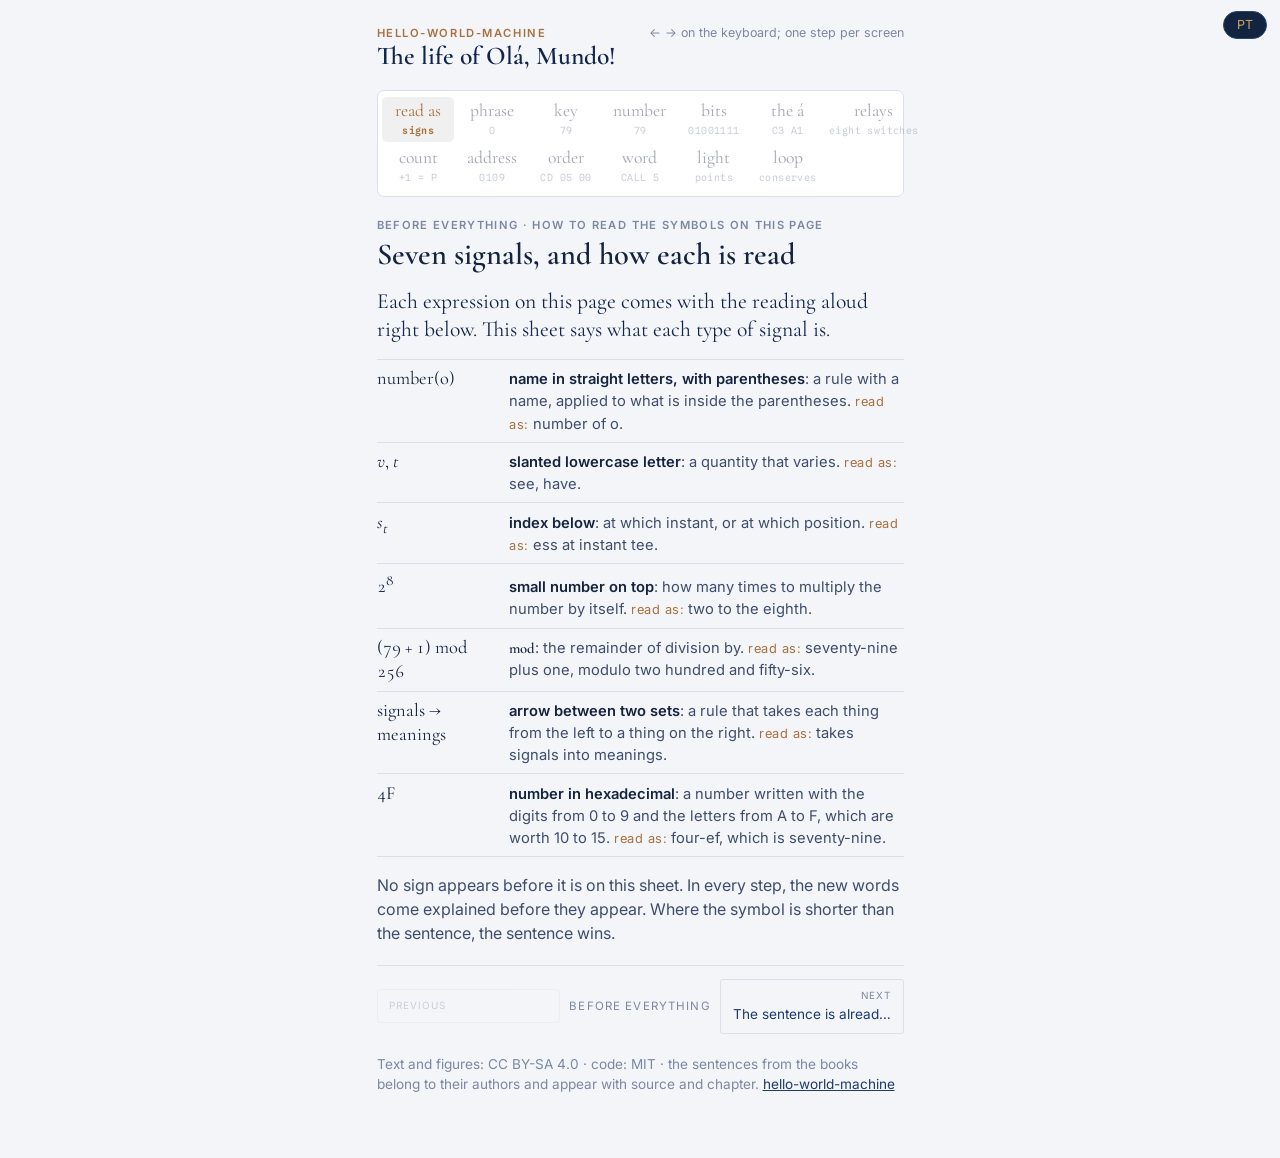
<file: index.html>
<!doctype html>
<html lang="en">
<head>
<meta charset="utf-8">
<meta name="viewport" content="width=device-width, initial-scale=1">
<title>Hello World Machine — A vida de olá mundo</title>
<link rel="alternate" hreflang="pt-BR" href="pt/">
<link rel="alternate" hreflang="en" href="en/">
<link rel="alternate" hreflang="x-default" href="en/">
<script>
(function(){
  var d='en';
  try{ var f=localStorage.getItem('hwm-lang'); if(f==='pt'||f==='en'){ location.replace(f+'/'+location.hash); return; } }catch(e){}
  var L=(navigator.languages&&navigator.languages.length)?navigator.languages
        :[navigator.language||''];
  for(var i=0;i<L.length;i++){ if(/^pt/i.test(L[i])){ d='pt'; break; } }
  location.replace(d+'/'+location.hash);
})();
</script>
<style>
  body{margin:0;background:#0a1424;color:#e8e2d6;font-family:Inter,system-ui,sans-serif;
       display:flex;min-height:100vh;align-items:center;justify-content:center}
  .p{text-align:center;padding:30px}
  h1{font-family:Cormorant,Georgia,serif;font-weight:600;font-size:30px;margin:0 0 6px}
  .s{color:#5b6b86;font-size:14px;margin:0 0 22px}
  a{display:inline-block;margin:6px;padding:10px 20px;border-radius:5px;
    background:#24374f;color:#e8e2d6;text-decoration:none;font-size:14px}
  a:hover{background:#c9a266;color:#0a1424}
</style>
</head>
<body>
<div class="p">
  <h1>Hello World Machine</h1>
  <p class="s">A vida de olá mundo &middot; The life of hello world</p>
  <a href="pt/">Ler em portugues</a>
  <a href="en/">Read in English</a>
</div>
</body>
</html>
</file>
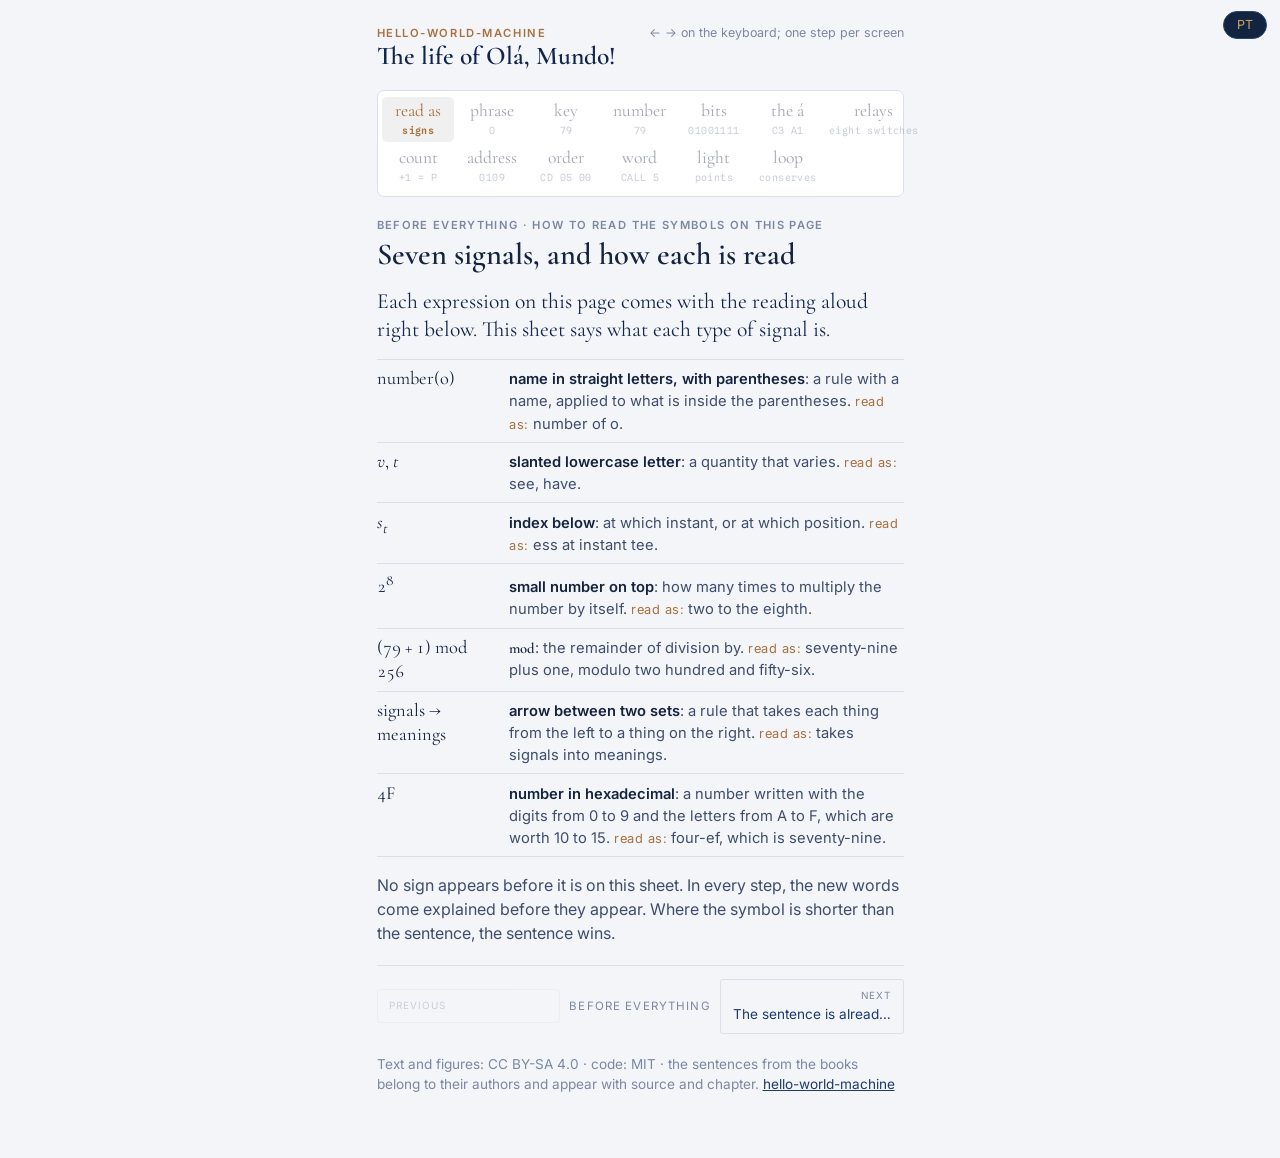
<file: en/index.html>
<!doctype html>
<html lang="en">
<head>
<meta charset="utf-8">
<meta name="viewport" content="width=device-width, initial-scale=1">
<title>The life of Olá, Mundo! — hello-world-machine</title>
<meta name="description" content="Everything you see, read or hear on a computer goes through a circuit that only knows whether current is flowing or not. One sentence, Olá, Mundo!, followed from the greeting said in the dark to the light on the screen, one step at a time, with the mathematics of each step and the passage from the book that supports it.">
<link rel="stylesheet" href="https://fonts.googleapis.com/css2?family=Cormorant+Garamond:ital,wght@0,500;0,600;1,500&family=Inter:wght@400;500;600&family=Spline+Sans+Mono:wght@400;500&display=swap">
<style>
/* Layout: UMA tela por degrau (stepper controlado pelo leitor). No alto, a trilha do personagem "o": tudo que ele já virou fica visível, apagado; o atual, aceso. Abaixo: tese (≤25 palavras), figura com a palavra nova como rótulo DENTRO, parágrafo (≤60), e "mostrar a prova" fechado. Cores por token, claro e escuro. */
:root{
  --bg:#f3f5f9; --card:#ffffff; --linha:#d9e0ec;
  --ink:#16233f; --ink2:#3f4d6b; --muted:#7c88a1;
  --bronze:#a9713f; --bronze-soft:#c79b6e;
  --azul:#1e3a6b; --azul-deep:#12244a;
  --terracota:#b35430; --verde:#4e7a49; --rubro:#a84444; --roxo:#6d55a3;
  --bit1:#1e3a6b; --bit0:#e4e9f2; --bit0-ink:#7c88a1;
  --it-serif:"Cormorant Garamond", Georgia, "Times New Roman", serif;
  --it-sans:"Inter", system-ui, -apple-system, "Segoe UI", Roboto, sans-serif;
  --it-mono:"Spline Sans Mono", ui-monospace, "Cascadia Code", monospace;
  --medida:31em;
}
@media (prefers-color-scheme: dark){ :root:not([data-theme="light"]){
  --bg:#0a1424; --card:#111d33; --linha:#243352;
  --ink:#f0e4cc; --ink2:#c9c2b2; --muted:#8a93a8;
  --bronze:#c9a266; --bronze-soft:#8b7045;
  --azul:#7fa3dc; --azul-deep:#c7d6f0;
  --terracota:#d98a68; --verde:#8dbb86; --rubro:#d98080; --roxo:#b9a7e6;
  --bit1:#c9a266; --bit0:#1b2a45; --bit0-ink:#5f6b86;
  color-scheme:dark } }
:root[data-theme="dark"]{
  --bg:#0a1424; --card:#111d33; --linha:#243352;
  --ink:#f0e4cc; --ink2:#c9c2b2; --muted:#8a93a8;
  --bronze:#c9a266; --bronze-soft:#8b7045;
  --azul:#7fa3dc; --azul-deep:#c7d6f0;
  --terracota:#d98a68; --verde:#8dbb86; --rubro:#d98080; --roxo:#b9a7e6;
  --bit1:#c9a266; --bit0:#1b2a45; --bit0-ink:#5f6b86;
  color-scheme:dark }

*{box-sizing:border-box}
body{background:var(--bg);color:var(--ink);font-family:var(--it-sans);font-size:17px;line-height:1.5;margin:0;padding-block:1.5rem 4rem;padding-inline:16px}
.pagina{max-width:var(--medida);margin-inline:auto;min-width:0;display:grid;gap:1.25rem}
h1,h2{font-family:var(--it-serif);font-weight:600;line-height:1.1;text-wrap:balance;margin:0}
h1{font-size:1.6rem;color:var(--azul-deep)}
h2{font-size:1.9rem;color:var(--ink)}
p{margin:0}
.eyebrow{font-size:.7rem;letter-spacing:.14em;text-transform:uppercase;color:var(--bronze);font-weight:600}
.cab{display:flex;justify-content:space-between;align-items:baseline;gap:1rem;flex-wrap:wrap}
.cab .nota{font-size:.78rem;color:var(--muted)}
.mono{font-family:var(--it-mono);font-variant-numeric:tabular-nums}
.frase{font-family:var(--it-serif);font-style:italic;font-size:1.08em}

/* trilha: o nome do degrau, e embaixo o que o O já virou. "Você está aqui" com dois sinais: cor e fundo. */
.trilha{display:grid;grid-template-columns:repeat(7,1fr);gap:2px;padding:.4rem .3rem;background:var(--card);border:1px solid var(--linha);border-radius:7px}
.trilha .est{display:grid;justify-items:center;gap:3px;padding:.3rem .2rem;opacity:.4;cursor:pointer;border-radius:5px;min-width:0}
@media (max-width:420px){.trilha{grid-template-columns:repeat(5,1fr)}}
.trilha .est .tok{font-family:var(--it-serif);font-size:1.1rem;line-height:1;color:var(--ink)}
.trilha .est .nome{font-family:var(--it-mono);font-size:.62rem;letter-spacing:.04em;color:var(--muted);white-space:nowrap}
.trilha .est.passado{opacity:.7}
.trilha .est.atual{opacity:1;background:var(--atual,rgba(128,128,128,.12))}
.trilha .est.atual .tok,.trilha .est.atual .nome{color:var(--bronze)}
.trilha .est.atual .nome{font-weight:600}

/* degrau */
.degrau{display:grid;gap:1rem;min-width:0}
.degrau header{display:grid;gap:.25rem}
.regime{font-size:.7rem;letter-spacing:.12em;text-transform:uppercase;color:var(--muted);font-weight:600}
.tese{font-family:var(--it-serif);font-size:1.35rem;line-height:1.3;color:var(--azul-deep)}
.fig{background:var(--card);border:1px solid var(--linha);padding:.8rem;overflow-x:auto;min-width:0;position:relative}
.fig svg{display:block;max-width:100%;height:auto}
figure{margin:0}
.origem{font-size:.66rem;letter-spacing:.08em;text-transform:uppercase;color:var(--muted);margin-top:.5rem;display:flex;gap:.6rem;flex-wrap:wrap}
.corpo{color:var(--ink2);font-size:1rem}
.regua{display:flex;align-items:center;gap:.8rem;font-size:.7rem;letter-spacing:.1em;text-transform:uppercase;font-weight:600}
.regua::before,.regua::after{content:"";flex:1;height:2px;background:currentColor;opacity:.6}
.regua.ouro{color:var(--bronze)} .regua.roxa{color:var(--roxo)} .regua.verde{color:var(--verde)}

/* prova, fechada por padrão */
details.prova{border-top:1px solid var(--linha);padding-top:.6rem;font-size:.88rem;color:var(--ink2)}
details.prova summary{cursor:pointer;list-style:none;display:flex;gap:.6rem;align-items:center;color:var(--azul);font-weight:500}
details.prova summary::-webkit-details-marker{display:none}
details.prova summary::before{content:"▸";color:var(--bronze);font-size:.9em}
details.prova[open] summary::before{content:"▾"}
details.prova summary:focus-visible{outline:2px solid var(--bronze);outline-offset:3px}
.prova-corpo{display:grid;gap:.6rem;padding-top:.6rem}
.selo{font-size:.64rem;letter-spacing:.08em;text-transform:uppercase;font-weight:600;padding:.12rem .45rem;border:1px solid currentColor;border-radius:2px;white-space:nowrap}
.selo.lida{color:var(--verde)} .selo.escada{color:var(--azul)} .selo.derivado{color:var(--muted)} .selo.aler{color:var(--terracota)} .selo.oficio{color:var(--bronze)}
.fonte{display:flex;flex-wrap:wrap;gap:.5rem;align-items:center}
blockquote{margin:0;padding:.55rem .8rem;background:var(--card);border:1px solid var(--linha);display:grid;gap:.35rem}
blockquote .en{font-family:var(--it-serif);font-size:.98rem;line-height:1.35;color:var(--ink)}
blockquote .pt{font-size:.85rem;color:var(--ink2)}
blockquote cite{font-style:normal;font-size:.72rem;color:var(--muted)}

/* navegação */
nav.passo{display:grid;grid-template-columns:1fr auto 1fr;gap:.6rem;align-items:center;border-top:1px solid var(--linha);padding-top:.8rem}
nav.passo button{font:inherit;font-size:.85rem;color:var(--azul);background:none;border:1px solid var(--linha);border-radius:3px;padding:.5rem .7rem;cursor:pointer;text-align:left;min-width:0;display:grid;gap:.1rem}
nav.passo button:hover{border-color:var(--bronze)}
nav.passo button:focus-visible{outline:2px solid var(--bronze);outline-offset:2px}
nav.passo button:disabled{opacity:.35;cursor:default}
nav.passo button small{font-size:.62rem;letter-spacing:.1em;text-transform:uppercase;color:var(--muted)}
nav.passo button span{overflow:hidden;text-overflow:ellipsis;white-space:nowrap;display:block}
nav.passo .prox{text-align:right}
nav.passo .pos{font-size:.72rem;letter-spacing:.1em;text-transform:uppercase;color:var(--muted);white-space:nowrap}
@media (max-width:460px){nav.passo{grid-template-columns:1fr 1fr}nav.passo .pos{grid-column:1/-1;text-align:center;order:-1}}

table{border-collapse:collapse;width:100%;font-size:.9rem}
th,td{text-align:left;padding:.4rem .5rem;border-bottom:1px solid var(--linha);vertical-align:top}
th{font-size:.68rem;letter-spacing:.1em;text-transform:uppercase;color:var(--muted);font-weight:600}
.tabela{overflow-x:auto}
.bits{display:inline-grid;grid-auto-flow:column;gap:2px}
.bits i{display:inline-block;width:1.15em;height:1.5em;line-height:1.5em;text-align:center;font-style:normal;font-family:var(--it-mono);font-size:.85rem;border-radius:2px}
.bits i.u{background:var(--bit1);color:var(--card)} .bits i.z{background:var(--bit0);color:var(--bit0-ink)}
.rotulo{font-size:.78rem;color:var(--ink2);font-weight:500}
ul{margin:0;padding-left:1.2rem}
li{margin-bottom:.35rem}
.nota{font-size:.85rem;color:var(--muted)}
a{color:var(--azul)}
@media (prefers-reduced-motion: reduce){.trilha .est{transition:none}}

/* a matemática daqui: uma expressão visível, e a leitura em voz alta logo abaixo */
.mat{display:grid;gap:.35rem;padding:.7rem .9rem;border-left:3px solid var(--bronze-soft);background:var(--card)}
.mat .obj{font-size:.68rem;letter-spacing:.1em;text-transform:uppercase;color:var(--bronze);font-weight:600}
.mat .obj b{color:var(--ink2);font-weight:500;text-transform:none;letter-spacing:0;font-size:.8rem}
.expr{font-family:var(--it-serif);font-size:1.25rem;line-height:1.3;color:var(--ink);font-variant-numeric:tabular-nums}
.expr i{font-style:italic}
.nome{font-style:normal;font-family:var(--it-serif)}
.leitura{font-size:.8rem;font-style:italic;color:var(--muted);line-height:1.4}
.leitura b{font-style:normal;color:var(--bronze);font-weight:600}
table.simbolos td:first-child{white-space:nowrap}
table.simbolos .expr{font-size:1.05rem}

/* ver na placa: o degrau aponta para um ciclo do traço */
.verplaca{font-size:.85rem;color:var(--ink2);display:flex;gap:.6rem;flex-wrap:wrap;align-items:baseline}
.verplaca a{color:var(--azul);font-weight:500;white-space:nowrap;border:1px solid var(--linha);border-radius:3px;padding:.25rem .6rem;text-decoration:none}
.verplaca a:hover{border-color:var(--bronze)}
.verplaca a:focus-visible{outline:2px solid var(--bronze);outline-offset:2px}
.verplaca span{color:var(--muted);font-size:.8rem}

/* a seção escondida some de verdade: .degrau{display:grid} vencia o [hidden] do navegador; o visor do artefato mascarava isso com a regra dele */
.degrau[hidden]{display:none}

/* as palavras de cada degrau: nome em cor, e abaixo os dois itens, sem número */
.palavras{margin:.2rem 0 .6rem}
.palavras .rot{font-size:.66rem;letter-spacing:.1em;text-transform:uppercase;color:var(--bronze);margin:0 0 .25rem}
.item{margin:.45rem 0 0;max-width:760px}
.nome-item{margin:0;font-size:1rem;color:var(--bronze);font-weight:600}
.item ul{margin:.15rem 0 0;padding-left:1.2em;font-size:.95rem;line-height:1.55;color:var(--ink2)}
.item ul li{margin:.1rem 0} .item i{font-style:normal;color:var(--muted);font-size:.78rem;letter-spacing:.04em}
details.prova .fonte{font-size:.8rem;color:var(--muted)}
.item .expr{font-family:var(--it-serif);font-size:1.05rem;color:var(--ink)}
/* a folha de sinais e o fecho: uma linha por sinal, o exemplo à esquerda */
.sinais{display:grid;gap:0;border-top:1px solid var(--linha)}
.sinal{display:grid;grid-template-columns:7.5rem 1fr;gap:.8rem;align-items:baseline;padding:.45rem 0;border-bottom:1px solid var(--linha)}
.sinal p{margin:0;font-size:.92rem;line-height:1.5;color:var(--ink2)}
.sinal .expr{font-family:var(--it-serif);font-size:1.15rem;color:var(--ink);line-height:1.3}
.sinal .expr.degr{font-family:var(--it-sans,inherit);font-size:.95rem;color:var(--bronze);font-weight:600}
.sinal b{font-weight:600;color:var(--ink)} .sinal .lese{color:var(--bronze);font-size:.8rem;letter-spacing:.04em}
@media (max-width:420px){.sinal{grid-template-columns:5.5rem 1fr}}

/* na página inglesa a passagem mostra só o original; a tradução para o português fica oculta */
html[lang^="en"] blockquote .pt{display:none}

</style>
</head>
<body>
<div class="pagina">
<div class="cab">
  <div><p class="eyebrow">hello-world-machine</p><h1>The life of Olá, Mundo!</h1></div>
  <p class="nota">← → on the keyboard; one step per screen</p>
</div>
<div class="trilha" id="trilha" aria-label="What the o already became"><div class="est futuro" data-i="0"><span class="tok">read as</span><span class="nome">signs</span></div><div class="est futuro" data-i="1"><span class="tok">phrase</span><span class="nome">O</span></div><div class="est futuro" data-i="2"><span class="tok">key</span><span class="nome">79</span></div><div class="est futuro" data-i="3"><span class="tok">number</span><span class="nome">79</span></div><div class="est futuro" data-i="4"><span class="tok">bits</span><span class="nome">01001111</span></div><div class="est futuro" data-i="5"><span class="tok">the á</span><span class="nome">C3 A1</span></div><div class="est futuro" data-i="6"><span class="tok">relays</span><span class="nome">eight switches</span></div><div class="est futuro" data-i="7"><span class="tok">count</span><span class="nome">+1 = P</span></div><div class="est futuro" data-i="8"><span class="tok">address</span><span class="nome">0109</span></div><div class="est futuro" data-i="9"><span class="tok">order</span><span class="nome">CD 05 00</span></div><div class="est futuro" data-i="10"><span class="tok">word</span><span class="nome">CALL 5</span></div><div class="est futuro" data-i="11"><span class="tok">light</span><span class="nome">points</span></div><div class="est futuro" data-i="12"><span class="tok">loop</span><span class="nome">conserves</span></div></div>
<div id="degraus">
<section class="degrau" id="conv" data-nome="How to read the symbols">
  <header><p class="regime">before everything · how to read the symbols on this page</p><h2>Seven signals, and how each is read</h2></header>
  <p class="tese">Each expression on this page comes with the reading aloud right below. This sheet says what each type of signal is.</p>
  <div class="sinais"><div class="sinal"><p class="expr"><span class="nome">number</span>(o)</p><p><b>name in straight letters, with parentheses</b>: a rule with a name, applied to what is inside the parentheses. <span class="lese">read as:</span> number of o.</p></div><div class="sinal"><p class="expr"><i>v</i>, <i>t</i></p><p><b>slanted lowercase letter</b>: a quantity that varies. <span class="lese">read as:</span> see, have.</p></div><div class="sinal"><p class="expr"><i>s</i><sub><i>t</i></sub></p><p><b>index below</b>: at which instant, or at which position. <span class="lese">read as:</span> ess at instant tee.</p></div><div class="sinal"><p class="expr">2<sup>8</sup></p><p><b>small number on top</b>: how many times to multiply the number by itself. <span class="lese">read as:</span> two to the eighth.</p></div><div class="sinal"><p class="expr">(79 + 1) <span class="nome">mod</span> 256</p><p><b><span class="nome">mod</span></b>: the remainder of division by. <span class="lese">read as:</span> seventy-nine plus one, modulo two hundred and fifty-six.</p></div><div class="sinal"><p class="expr">signals → meanings</p><p><b>arrow between two sets</b>: a rule that takes each thing from the left to a thing on the right. <span class="lese">read as:</span> takes signals into meanings.</p></div><div class="sinal"><p class="expr">4F</p><p><b>number in hexadecimal</b>: a number written with the digits from 0 to 9 and the letters from A to F, which are worth 10 to 15. <span class="lese">read as:</span> four-ef, which is seventy-nine.</p></div></div>
  <p class="corpo">No sign appears before it is on this sheet. In every step, the new words come explained before they appear. Where the symbol is shorter than the sentence, the sentence wins.</p>
</section>
<section class="degrau" id="d0" data-nome="The sentence is already a code.">
  <header><p class="regime">0 · before any machine</p><h2>The sentence is already a code.</h2></header>
  <p class="tese">Saying <span class="frase">Olá, Mundo!</span> out loud is a code. Writing it is another. Blinking a flashlight is a third.</p>
  <div class="palavras"><p class="rot">before, the words of this step</p><div class="item"><p class="nome-item">signal</p><ul><li><i>What it is:</i> anything that can be perceived: a sound, a mark on paper, a light turned on.</li><li><i>Why it exists:</i> it's what travels from the speaker to the listener; the message itself doesn't travel alone.</li></ul></div><div class="item"><p class="nome-item">code</p><ul><li><i>What it is:</i> a combination about what each signal means.</li><li><i>Why it exists:</i> for the message to cross a medium that is not the voice: paper, light, wire.</li></ul></div></div>
  <figure class="fig">
    <svg viewBox="0 0 520 130" role="img" aria-label="A mesma frase em três meios: voz, papel, lanterna">
      <g font-family="Inter, sans-serif" font-size="11" fill="var(--bronze)" font-weight="600" letter-spacing="1">
        <text x="20" y="18">CODE 1 · VOICE</text><text x="200" y="18">CODE 2 · PAPER</text><text x="372" y="18">CODE 3 · LANTERN</text>
      </g>
      <text x="20" y="60" font-family="Cormorant Garamond, serif" font-style="italic" font-size="24" fill="var(--ink)">Olá, Mundo!</text>
      <text x="200" y="60" font-family="Inter, sans-serif" font-size="20" fill="var(--ink)">Olá, Mundo!</text>
      <g fill="var(--bronze)">
        <circle cx="380" cy="50" r="5"/><circle cx="396" cy="50" r="5"/><circle cx="412" cy="50" r="5"/><rect x="428" y="45" width="22" height="10" rx="5"/><circle cx="466" cy="50" r="5"/>
        <rect x="380" y="68" width="22" height="10" rx="5"/><circle cx="420" cy="73" r="5"/><rect x="436" y="68" width="22" height="10" rx="5"/>
      </g>
      <g font-family="Inter, sans-serif" font-size="11" fill="var(--muted)">
        <text x="20" y="110">sound in the air</text><text x="200" y="110">line on the sheet</text><text x="372" y="110">only two signals: short and long</text>
      </g>
      <g stroke="var(--linha)"><line x1="175" y1="8" x2="175" y2="118"/><line x1="350" y1="8" x2="350" y2="118"/></g>
    </svg>
    <div class="origem"><span>Petzold, ch. 1</span></div>
  </figure>
  <p class="corpo">Code here is not a secret: it's an agreement about what each signal means. Changes the medium, stays the message. The lantern already forces a choice: two types of blinking, and nothing more.</p>
  <p class="verplaca"><a href="placa.html#ola-mundo-c1">see it on the board →</a> <span>ola-mundo, cycle 1: the first step: the machine wakes up and goes to fetch what it has to do</span></p>
  <div class="mat"><p class="obj">the math here · <b>one-to-one correspondence</b></p><p class="expr"><span class="nome">code</span>: signals → meanings</p><p class="leitura"><b>read as:</b> code assigns each signal a single meaning, and it's reversible.</p></div>
  <details class="prova"><summary>where this comes from</summary><div class="prova-corpo"><div class="fonte">Charles Petzold · ch. 1 — Best Friends</div><blockquote><span class="en" lang="en">In this book, the word code usually means a system for transferring information among people, between people and computers, or within computers themselves.</span><span class="pt">Neste livro, a palavra código geralmente significa um sistema para transferir informação entre pessoas, entre pessoas e computadores, ou dentro dos próprios computadores.</span><cite>cap. 1 — Best Friends</cite></blockquote></div></details>
</section>
<section class="degrau" id="d0b" data-nome="The key becomes a number">
  <header><p class="regime">½ · key → number</p><h2>The key becomes a number</h2></header>
  <p class="tese">Pressing the key O closes a switch. The machine looks at a special drawer, number 8200, and finds 79. The key turned into a number.</p>
  <div class="palavras"><p class="rot">before, the words of this step</p><div class="item"><p class="nome-item">switch</p><ul><li><i>What it is:</i> a part that opens or closes a path. The light switch is a switch; so is every key.</li><li><i>Why it exists:</i> to turn something on or off with a touch.</li></ul></div><div class="item"><p class="nome-item">drawer</p><ul><li><i>What it is:</i> a place inside the machine where a number fits, with a number at the door to be found again.</li><li><i>Why it exists:</i> the machine cannot see the key; it only knows how to look at drawers. The keyboard leaves its number in one of them.</li></ul></div></div>
  <figure class="fig">
    <svg viewBox="0 0 520 150" role="img" aria-label="A tecla O fecha uma chave; a gaveta 8200h passa a valer 4F; o acumulador lê 4F">
      <text x="20" y="14" font-family="Inter, sans-serif" font-size="11" fill="var(--bronze)" font-weight="600" letter-spacing="1">TECLA · a switch that the finger closes · the drawer 8200h stores the code</text>
      <g transform="translate(20,34)">
        <rect x="0" y="0" width="70" height="70" rx="8" fill="var(--card)" stroke="var(--linha)"/>
        <text x="35" y="46" text-anchor="middle" font-family="Cormorant Garamond, serif" font-size="34" fill="var(--ink)">O</text>
        <text x="35" y="90" text-anchor="middle" font-family="Inter, sans-serif" font-size="11" fill="var(--muted)">the key</text>
      </g>
      <g transform="translate(120,54)">
        <line x1="0" y1="24" x2="30" y2="24" stroke="var(--bit1)" stroke-width="2"/>
        <circle cx="30" cy="24" r="3" fill="var(--bit1)"/>
        <line x1="30" y1="24" x2="62" y2="24" stroke="var(--bit1)" stroke-width="2"/>
        <circle cx="62" cy="24" r="3" fill="var(--bit1)"/>
        <line x1="62" y1="24" x2="92" y2="24" stroke="var(--bit1)" stroke-width="2"/>
        <text x="46" y="60" text-anchor="middle" font-family="Inter, sans-serif" font-size="11" fill="var(--muted)">closed switch = passes</text>
      </g>
      <g transform="translate(236,34)">
        <rect x="0" y="0" width="110" height="46" fill="var(--card)" stroke="var(--bronze)"/>
        <text x="55" y="20" text-anchor="middle" font-family="Spline Sans Mono, monospace" font-size="12" fill="var(--muted)">8200h</text>
        <text x="55" y="38" text-anchor="middle" font-family="Spline Sans Mono, monospace" font-size="16" fill="var(--ink)">4F</text>
        <text x="55" y="90" text-anchor="middle" font-family="Inter, sans-serif" font-size="11" fill="var(--muted)">the keyboard drawer</text>
      </g>
      <g transform="translate(360,57)"><line x1="0" y1="0" x2="40" y2="0" stroke="var(--bronze)" stroke-width="2"/><path d="M 36 -4 L 44 0 L 36 4 Z" fill="var(--bronze)"/><text x="22" y="-8" text-anchor="middle" font-family="Inter, sans-serif" font-size="10" fill="var(--muted)">LDA 8200h</text></g>
      <g transform="translate(412,34)">
        <rect x="0" y="0" width="90" height="46" fill="var(--card)" stroke="var(--linha)"/>
        <text x="45" y="20" text-anchor="middle" font-family="Spline Sans Mono, monospace" font-size="12" fill="var(--muted)">A</text>
        <text x="45" y="38" text-anchor="middle" font-family="Spline Sans Mono, monospace" font-size="16" fill="var(--ink)">4F</text>
        <text x="45" y="90" text-anchor="middle" font-family="Inter, sans-serif" font-size="11" fill="var(--muted)">inside the machine</text>
      </g>
      <text x="260" y="140" text-anchor="middle" font-family="Inter, sans-serif" font-size="12" fill="var(--muted)">79 is the O; 0 is “nobody pressed”. The machine looks at the drawer all the time: check the keyboard.</text>
    </svg>
    <div class="origem"><span>Petzold, chap. 25</span></div>
  </figure>
  <p class="corpo">The machine looks at the drawer all the time and almost always finds zero: no one pressed it. The book calls this checking the keyboard. When it finds 79, it copies to the screen and zeros the drawer, ready for the next key.</p>
  <p class="verplaca"><a href="placa.html#eco-c22">see on the board →</a> <span>echo, cycle 22: the drawer 8200 delivers the 79 to the machine; ten steps later it is on the screen</span></p>
  <div class="mat"><p class="obj">the math here · <b>a rule of time in numbers: 0 while releasing, the code while pressed</b></p><p class="expr"><span class="nome">key</span>(<i>t</i>) = 79 while the O is pressed, and 0 afterwards</p><p class="leitura"><b>read as:</b> key of tee equals seventy-nine while the O is pressed, and zero afterwards.</p></div>
  <details class="prova"><summary>where this comes from</summary><div class="prova-corpo"><div class="fonte">Charles Petzold · ch. 25 — Peripherals</div><blockquote><span class="en" lang="en">The accumulator would then contain a code indicating what key has been pressed.</span><span class="pt">O acumulador passaria então a conter um código indicando qual tecla foi apertada.</span><cite>cap. 25 — Peripherals</cite></blockquote><blockquote><span class="en" lang="en">It's tempting to assume that this code is the ASCII code for the key. But it's neither practical nor desirable to design hardware that figures out the ASCII code.</span><span class="pt">É tentador supor que esse código é o código ASCII da tecla. Mas não é prático nem desejável projetar hardware que descubra o código ASCII.</span><cite>cap. 25 — Peripherals</cite></blockquote><blockquote><span class="en" lang="en">One approach is for the program to check the keyboard very frequently. This approach is called polling.</span><span class="pt">Uma abordagem é o programa consultar o teclado com muita frequência. Isso se chama polling.</span><cite>cap. 25 — Peripherals</cite></blockquote></div></details>
</section>
<section class="degrau" id="d1" data-nome="Each letter receives a number">
  <header><p class="regime">1 · letter → number</p><h2>Each letter receives a number</h2></header>
  <p class="tese">The <b>O</b> is 79. The <b>l</b> is 108. The comma is 44 and the space, 32. The sentence becomes a line of eleven numbers.</p>
  <div class="palavras"><p class="rot">before, the words of this step</p><div class="item"><p class="nome-item">table</p><ul><li><i>O que é:</i> a list in which each letter has its number next to it, like a roll call.</li><li><i>Why it exists:</i> the machine only stores numbers; the table is the combination that says which number is which letter.</li></ul></div></div>
  <figure class="fig">
    <p class="rotulo">the table: the same combination in every machine on the planet</p>
    <div class="tabela"><table class="mono">
      <tr><th>letter</th><td>O</td><td>l</td><td>á</td><td>,</td><td>␣</td><td>M</td><td>u</td><td>n</td><td>d</td><td>the</td><td>!</td></tr>
      <tr><th>number</th><td>79</td><td>108</td><td>225</td><td>44</td><td>32</td><td>77</td><td>117</td><td>110</td><td>100</td><td>111</td><td>33</td></tr>
    </table></div>
    <div class="origem"><span>Petzold, ch. 13</span></div>
  </figure>
  <p class="corpo">There is nothing of <b>O</b> in the 79. It's a position in a table that the whole world agreed to use. That's why the same <b>O</b> is 79 in any machine.</p>
  <p class="verplaca"><a href="placa.html#ola-mundo-c8">see on the board →</a> <span>ola-mundo, cycle 8: the number 79, written 4F, which is the letter O, arrives at the machine</span></p>
  <div class="mat"><p class="obj">the math here · <b>one-to-one correspondence between letters and numbers</b></p><p class="expr"><span class="nome">number</span>(O) = 79</p><p class="leitura"><b>read as:</b> number of O is equal to seventy-nine.</p></div>
  <details class="prova"><summary>where this comes from</summary><div class="prova-corpo"><div class="fonte">Charles Petzold · ch. 13 — From ASCII to Unicode</div><blockquote><span class="en" lang="en">The biggest advantage of UTF-8 is that it's backward compatible with ASCII. This means that a file consisting solely of 7-bit ASCII codes stored as bytes is automatically a UTF-8 file.</span><span class="pt">A maior vantagem do UTF-8 é ser compatível com o ASCII: um arquivo só de códigos ASCII de 7 bits, guardados como bytes, já é automaticamente um arquivo UTF-8.</span><cite>cap. 13 — From ASCII to Unicode</cite></blockquote></div></details>
</section>
<section class="degrau" id="d2" data-nome="Each number becomes eight places">
  <header><p class="regime">2 · number → bits</p><h2>Each number becomes eight places of yes or no</h2></header>
  <p class="tese">79 becomes <span class="mono">01001111</span>. Eight places, each one only 0 or 1. Eight places can hold 256 different things.</p>
  <div class="palavras"><p class="rot">before, the words of this step</p><div class="item"><p class="nome-item">house</p><ul><li><i>What it is:</i> a position in the writing of a number. In 79, the 7 is in one place and the 9 in another.</li><li><i>Why it exists:</i> the place is what says how much each digit is worth: the 7 in 79 is worth seventy.</li></ul></div><div class="item"><p class="nome-item">bit</p><ul><li><i>What it is:</i> a place that only accepts 0 or 1.</li><li><i>Why it exists:</i> it is the smallest amount of information there is, and it is what a switch can hold: off or on.</li></ul></div><div class="item"><p class="nome-item">byte</p><ul><li><i>What it is:</i> eight bits side by side.</li><li><i>Why it exists:</i> it is the size of one letter, and the chunk the machine moves at a time.</li></ul></div></div>
  <figure class="fig">
    <svg viewBox="0 0 520 165" role="img" aria-label="O número 79 decomposto em oito casas que valem 128, 64, 32, 16, 8, 4, 2, 1">
      <text x="24" y="14" font-family="Inter, sans-serif" font-size="11" fill="var(--bronze)" font-weight="600" letter-spacing="1">ONE BYTE = EIGHT BITS · each place is worth double its neighbor</text>
      <g font-family="Spline Sans Mono, monospace" font-size="13" fill="var(--muted)" text-anchor="middle">
        <text x="48" y="36">128</text><text x="108" y="36">64</text><text x="168" y="36">32</text><text x="228" y="36">16</text><text x="288" y="36">8</text><text x="348" y="36">4</text><text x="408" y="36">2</text><text x="468" y="36">1</text>
      </g>
      <g font-family="Spline Sans Mono, monospace" font-size="26" text-anchor="middle">
        <rect x="24" y="46" width="48" height="48" fill="var(--bit0)"/><text x="48" y="80" fill="var(--bit0-ink)">0</text>
        <rect x="84" y="46" width="48" height="48" fill="var(--bit1)"/><text x="108" y="80" fill="var(--card)">1</text>
        <rect x="144" y="46" width="48" height="48" fill="var(--bit0)"/><text x="168" y="80" fill="var(--bit0-ink)">0</text>
        <rect x="204" y="46" width="48" height="48" fill="var(--bit0)"/><text x="228" y="80" fill="var(--bit0-ink)">0</text>
        <rect x="264" y="46" width="48" height="48" fill="var(--bit1)"/><text x="288" y="80" fill="var(--card)">1</text>
        <rect x="324" y="46" width="48" height="48" fill="var(--bit1)"/><text x="348" y="80" fill="var(--card)">1</text>
        <rect x="384" y="46" width="48" height="48" fill="var(--bit1)"/><text x="408" y="80" fill="var(--card)">1</text>
        <rect x="444" y="46" width="48" height="48" fill="var(--bit1)"/><text x="468" y="80" fill="var(--card)">1</text>
      </g>
      <text x="260" y="128" text-anchor="middle" font-family="Inter, sans-serif" font-size="15" fill="var(--ink)">64 + 8 + 4 + 2 + 1 = 79 = <tspan font-family="Cormorant Garamond, serif" font-size="19">O</tspan></text>
      <text x="260" y="152" text-anchor="middle" font-family="Inter, sans-serif" font-size="12" fill="var(--muted)">bit = a house · the painted houses add up, the empty ones don't count</text>
    </svg>
    <div class="origem"><span>Petzold, caps. 11 and 12</span></div>
  </figure>
  <p class="corpo">It is the same idea as 79 = 70 + 9, except that each place is worth double its neighbor, not ten times. 256 is the number of combinations, not a size.</p>
  <p class="verplaca"><a href="placa.html#ola-mundo-c9">see on the board →</a> <span>ola-mundo, cycle 9: the eight points of the data row, lit and unlit: 0 1 0 0 1 1 1 1</span></p>
  <div class="mat"><p class="obj">the math here · <b>positional notation in base two</b></p><p class="expr">79 = 64 + 8 + 4 + 2 + 1</p><p class="leitura"><b>read as:</b> seventy-nine equals sixty-four, plus eight, plus four, plus two, plus one.</p><p class="expr">2<sup>8</sup> = 256</p><p class="leitura"><b>read as:</b> two to the eighth equals two hundred and fifty-six: the size of the set of lists of eight zeros or ones.</p></div>
  <details class="prova"><summary>where this comes from</summary><div class="prova-corpo"><div class="fonte">Charles Petzold · ch. 11 — Bit by Bit by Bit · ch. 12 — Bytes and Hexadecimal</div><blockquote><span class="en" lang="en">As an 8-bit quantity, a byte can take on values from 00000000 through 11111111, which can represent decimal numbers from 0 through 255, or one of 2<sup>8</sup>, or 256, different things.</span><span class="pt">Como quantidade de 8 bits, um byte vai de 00000000 a 11111111, o que representa os números de 0 a 255, ou uma entre 2⁸, isto é, 256, coisas diferentes.</span><cite>cap. 11 — Bit by Bit by Bit · cap. 12 — Bytes and Hexadecimal</cite></blockquote></div></details>
</section>
<section class="degrau" id="d3" data-nome="The á does not fit in a byte">
  <header><p class="regime">2½ · the step that the character brought</p><h2>The á does not fit in a byte</h2></header>
  <p class="tese">225 is greater than 127, and the original agreement only had 128 letters, without an accent. The <b>á</b> costs two bytes.</p>
  
  <figure class="fig">
    <p class="rotulo">starting with 110 and 10 is the mark of "comes in pairs"; the 0 in front of o says "comes alone"</p>
    <div class="tabela"><table class="mono">
      <tr><th>letter</th><th>bytes</th><th>in bits</th></tr>
      <tr><td>O</td><td>1</td><td><span class="bits"><i class="z">0</i><i class="u">1</i><i class="z">0</i><i class="z">0</i><i class="u">1</i><i class="u">1</i><i class="u">1</i><i class="u">1</i></span></td></tr>
      <tr><td>l</td><td>1</td><td><span class="bits"><i class="z">0</i><i class="u">1</i><i class="u">1</i><i class="z">0</i><i class="u">1</i><i class="u">1</i><i class="z">0</i><i class="z">0</i></span></td></tr>
      <tr><td>á</td><td>2</td><td><span class="bits"><i class="u">1</i><i class="u">1</i><i class="z">0</i><i class="z">0</i><i class="z">0</i><i class="z">0</i><i class="u">1</i><i class="u">1</i></span>&nbsp;<span class="bits"><i class="u">1</i><i class="z">0</i><i class="u">1</i><i class="z">0</i><i class="z">0</i><i class="z">0</i><i class="z">0</i><i class="u">1</i></span></td></tr>
    </table></div>
    <div class="origem"><span>Petzold, ch. 13</span></div>
  </figure>
  <p class="corpo">Eleven letters, twelve bytes. Byte is not a letter: a letter can cost one, two, three, or four. Whoever counts bytes to count letters makes a mistake, and the whole web has already made this mistake.</p>
  <p class="verplaca"><a href="placa.html#ola-mundo-c19">see it on the board →</a> <span>ola-mundo, cycle 19: on this machine’s screen the á fits in a single byte, E1; the two bytes belong to the file</span></p>
  <div class="mat"><p class="obj">the math here · <b>code of variable length, without any word being the start of another</b></p><p class="expr"><span class="nome">bytes</span>(o) = 1, <span class="nome">bytes</span>(á) = 2</p><p class="leitura"><b>read as:</b> bytes of o equals one; bytes of á equals two.</p></div>
  <details class="prova"><summary>where this comes from</summary><div class="prova-corpo"><div class="fonte">Charles Petzold · ch. 13, com o £ (U+00A3) como exemplo; o á (U+00E1) está na mesma faixa</div><blockquote><span class="en" lang="en">Thus, in UTF-8 the two bytes C2h and A3h represent the British £ sign. It seems a shame to require 2 bytes to encode what is essentially just 1 byte of information, but it's necessary for the rest of UTF-8 to work.</span><span class="pt">Assim, em UTF-8 os dois bytes C2 e A3 representam o sinal de libra. Parece pena gastar 2 bytes para codificar o que é essencialmente 1 byte de informação, mas é necessário para o resto do UTF-8 funcionar.</span><cite>cap. 13, com o £ (U+00A3) como exemplo; o á (U+00E1) está na mesma faixa</cite></blockquote></div></details>
</section>
<section class="degrau" id="d4" data-nome="Each place becomes current">
  <header><div class="regua ouro">here it stops being written and becomes electricity</div><p class="regime">3 · bit → current</p><h2>Each place becomes current in a relay</h2></header>
  <p class="tese">A 1 is current flowing; a 0 is current stopped. Eight relays in a row hold the <b>O</b>; ninety-six hold the phrase.</p>
  <div class="palavras"><p class="rot">before, the words of this step</p><div class="item"><p class="nome-item">current</p><ul><li><i>What it is:</i> electricity moving through a wire, like water moving through a pipe.</li><li><i>Why it exists:</i> it is what makes the lamp light up, the motor turn and, here, the switch flip.</li></ul></div><div class="item"><p class="nome-item">relay</p><ul><li><i>What it is:</i> a switch that a current activates: the current of one wire closes the path of another.</li><li><i>Why it exists:</i> it is the first piece that allows a chain to control another, without any finger.</li></ul></div><div class="item"><p class="nome-item">threshold</p><ul><li><i>What it is:</i> the line that separates little from much. Above it the current counts as 1; below it, as 0.</li><li><i>Why it exists:</i> the current is never exactly the same; the line is what makes two different values become the same signal.</li></ul></div></div>
  <figure class="fig">
    <svg viewBox="0 0 520 100" role="img" aria-label="Oito relés, um por bit do O">
      <text x="20" y="14" font-family="Inter, sans-serif" font-size="11" fill="var(--bronze)" font-weight="600" letter-spacing="1">RELAY · closed switch = current = 1 · open switch = 0</text>
      <g font-family="Spline Sans Mono, monospace" font-size="12" text-anchor="middle">
        <g transform="translate(20,24)"><rect width="48" height="40" fill="var(--bit0)" stroke="var(--linha)"/><line x1="8" y1="30" x2="28" y2="14" stroke="var(--bit0-ink)" stroke-width="2"/><circle cx="8" cy="30" r="3" fill="var(--bit0-ink)"/><circle cx="40" cy="30" r="3" fill="var(--bit0-ink)"/><text x="24" y="64" fill="var(--muted)">0</text></g>
        <g transform="translate(80,24)"><rect width="48" height="40" fill="var(--card)" stroke="var(--bit1)"/><line x1="8" y1="30" x2="40" y2="30" stroke="var(--bit1)" stroke-width="2"/><circle cx="8" cy="30" r="3" fill="var(--bit1)"/><circle cx="40" cy="30" r="3" fill="var(--bit1)"/><text x="24" y="64" fill="var(--ink)">1</text></g>
        <g transform="translate(140,24)"><rect width="48" height="40" fill="var(--bit0)" stroke="var(--linha)"/><line x1="8" y1="30" x2="28" y2="14" stroke="var(--bit0-ink)" stroke-width="2"/><circle cx="8" cy="30" r="3" fill="var(--bit0-ink)"/><circle cx="40" cy="30" r="3" fill="var(--bit0-ink)"/><text x="24" y="64" fill="var(--muted)">0</text></g>
        <g transform="translate(200,24)"><rect width="48" height="40" fill="var(--bit0)" stroke="var(--linha)"/><line x1="8" y1="30" x2="28" y2="14" stroke="var(--bit0-ink)" stroke-width="2"/><circle cx="8" cy="30" r="3" fill="var(--bit0-ink)"/><circle cx="40" cy="30" r="3" fill="var(--bit0-ink)"/><text x="24" y="64" fill="var(--muted)">0</text></g>
        <g transform="translate(260,24)"><rect width="48" height="40" fill="var(--card)" stroke="var(--bit1)"/><line x1="8" y1="30" x2="40" y2="30" stroke="var(--bit1)" stroke-width="2"/><circle cx="8" cy="30" r="3" fill="var(--bit1)"/><circle cx="40" cy="30" r="3" fill="var(--bit1)"/><text x="24" y="64" fill="var(--ink)">1</text></g>
        <g transform="translate(320,24)"><rect width="48" height="40" fill="var(--card)" stroke="var(--bit1)"/><line x1="8" y1="30" x2="40" y2="30" stroke="var(--bit1)" stroke-width="2"/><circle cx="8" cy="30" r="3" fill="var(--bit1)"/><circle cx="40" cy="30" r="3" fill="var(--bit1)"/><text x="24" y="64" fill="var(--ink)">1</text></g>
        <g transform="translate(380,24)"><rect width="48" height="40" fill="var(--card)" stroke="var(--bit1)"/><line x1="8" y1="30" x2="40" y2="30" stroke="var(--bit1)" stroke-width="2"/><circle cx="8" cy="30" r="3" fill="var(--bit1)"/><circle cx="40" cy="30" r="3" fill="var(--bit1)"/><text x="24" y="64" fill="var(--ink)">1</text></g>
        <g transform="translate(440,24)"><rect width="48" height="40" fill="var(--card)" stroke="var(--bit1)"/><line x1="8" y1="30" x2="40" y2="30" stroke="var(--bit1)" stroke-width="2"/><circle cx="8" cy="30" r="3" fill="var(--bit1)"/><circle cx="40" cy="30" r="3" fill="var(--bit1)"/><text x="24" y="64" fill="var(--ink)">1</text></g>
      </g>
    </svg>
    <div class="origem"><span>Petzold, chs. 7 and 8</span></div>
  </figure>
  <p class="corpo">The number is not in the relay. The relay only knows how to pass or not pass; we are the ones who agreed that passing is worth 1. Eight relays, eight places: the whole <b>O</b> fits in one row. How relays become gates and arithmetic is the story of the other page, the ladder.</p>
  <p class="verplaca"><a href="placa.html#ola-mundo-c9">view on the board →</a> <span>ola-mundo, cycle 9: each lit point in the row is a wire with current passing</span></p>
  <div class="mat"><p class="obj">the math here · <b>threshold: an entire interval of voltages becomes a single symbol</b></p><p class="expr"><span class="nome">bit</span>(<i>v</i>) = 1 if <i>v</i> ≥ 2 volts, and 0 if <i>v</i> ≤ 0.8 volt</p><p class="leitura"><b>read as:</b> bit of see is equal to one if see is greater than or equal to two volts, and equal to zero if see is less than or equal to zero point eight volt.</p></div>
  <details class="prova"><summary>where this comes from</summary><div class="prova-corpo"><div class="fonte">abstraction-ladder — the ladder of abstractions · electromagnet → relay (Petzold chap. 7) · relay → logic gate (chap. 8), with the tool “two relays become one gate”</div><blockquote><span class="en" lang="en">These two relays wired in series are known as an AND gate because it is performing a Boolean AND operation.</span><span class="pt">Esses dois relés ligados em série são conhecidos como porta AND, porque executam a operação booleana E.</span><cite>eletroímã → relé (Petzold cap. 7) · relé → porta lógica (cap. 8), com o instrumento “dois relés viram uma porta”</cite></blockquote></div></details>
</section>
<section class="degrau" id="d5" data-nome="The bits add up and stay put">
  <header><p class="regime">4 · current → count and remember</p><h2>The bits learn to add and to stay still.</h2></header>
  <p class="tese">Ports connected in one way sum two bytes. Connected in another, hold a bit after the input sums.</p>
  <div class="palavras"><p class="rot">before, the words of this step</p><div class="item"><p class="nome-item">logic gate</p><ul><li><i>What it is:</i> a piece made of switches that responds yes or no to what comes to it. Two switches in a row only allow current with both closed: it's a gate.</li><li><i>Why it exists:</i> with yes-or-no questions linked together, you build a calculation.</li></ul></div><div class="item"><p class="nome-item">state</p><ul><li><i>What it is:</i> the way a piece is now: what it holds at this moment.</li><li><i>Why it exists:</i> a piece that remembers its state; one that only responds no does not.</li></ul></div></div>
  <figure class="fig">
    <svg viewBox="0 0 520 110" role="img" aria-label="Dois arranjos de portas: o somador e o flip-flop">
      <g font-family="Inter, sans-serif" font-size="13" fill="var(--ink)">
        <rect x="20" y="14" width="220" height="82" fill="var(--card)" stroke="var(--bronze)"/>
        <text x="30" y="34" font-size="11" fill="var(--bronze)" font-weight="600" letter-spacing="1">ADDER · does calculation</text>
        <text x="130" y="60" text-anchor="middle" font-family="Spline Sans Mono, monospace" font-size="13">01001111 + 00000001</text>
        <text x="130" y="82" text-anchor="middle" font-family="Spline Sans Mono, monospace" font-size="13" fill="var(--bronze)">= 01010000 = P</text>
        <rect x="280" y="14" width="220" height="82" fill="var(--card)" stroke="var(--azul)"/>
        <text x="290" y="34" font-size="11" fill="var(--azul)" font-weight="600" letter-spacing="1">THE PIECE THAT REMEMBERS</text>
        <text x="390" y="60" text-anchor="middle" font-size="12" fill="var(--ink2)">entered 1, the input disappeared,</text>
        <text x="390" y="82" text-anchor="middle" font-size="12" fill="var(--azul)">the output stays 1</text>
      </g>
    </svg>
    <div class="origem"><span>Petzold, caps. 14, 17, 19 to 21</span></div>
  </figure>
  <p class="corpo">Adding 1 to <b>O</b> gives <b>P</b>, the next letter: the table was made for this to work. Now the number can be operated on and can wait. Remembering is what allows the next step.</p>
  <p class="verplaca"><a href="placa.html#ola-mundo-c11">see it on the board →</a> <span>ola-mundo, cycle 11: one part holds where the machine is and another adds 1: remembering and counting</span></p>
  <div class="mat"><p class="obj">the math from here · <b>arithmetic modulo 256, and state that depends on the previous one</b></p><p class="expr">(79 + 1) <span class="nome">mod</span> 256 = 80</p><p class="leitura"><b>read as:</b> seventy-nine plus one, modulo two hundred and fifty-six, is equal to eighty.</p><p class="expr"><i>s</i><sub><i>t</i>+1</sub> = <span class="nome">f</span>(<i>s</i><sub><i>t</i></sub>, <i>x</i><sub><i>t</i></sub>)</p><p class="leitura"><b>read as:</b> the state at instant tee plus one is f of: the state at instant tee, and the input at instant tee.</p></div>
  <details class="prova"><summary>where this comes from</summary><div class="prova-corpo"><div class="fonte">abstraction-ladder — the abstraction ladder · gate → adder (cap. 14) · gate → flip-flop (caps. 17 and 19) · edge-triggered flip-flop → counter and register (cap. 20) · adder → ALU (cap. 21)</div><blockquote><span class="en" lang="en">A half adder is an XOR gate and an AND gate</span><span class="pt">Um meio-somador é uma porta XOR e uma porta AND.</span><cite>porta → somador (cap. 14) · porta → flip-flop (caps. 17 e 19) · flip-flop de borda → contador e registrador (cap. 20) · somador → ULA (cap. 21)</cite></blockquote></div></details>
</section>
<section class="degrau" id="d6" data-nome="Each byte gets an address">
  <header><p class="regime">5 · byte → address</p><h2>Each byte gets a place with a number</h2></header>
  <p class="tese">Memory is a row of drawers, each with a number on the door. The <b>O</b> is in drawer 0109; the <b>l</b>, in 010A.</p>
  <div class="palavras"><p class="rot">before, the words of this step</p><div class="item"><p class="nome-item">memory</p><ul><li><i>What it is:</i> many drawers in a row, each with a byte inside.</li><li><i>Why it exists:</i> to keep the entire sentence stored while the machine works on it, one letter per drawer.</li></ul></div><div class="item"><p class="nome-item">address</p><ul><li><i>What it is:</i> the number on the door of a drawer.</li><li><i>Por que existe:</i> to find again what was stored, without searching drawer by drawer.</li></ul></div></div>
  <figure class="fig">
    <svg viewBox="0 0 520 128" role="img" aria-label="Doze gavetas de memória: conteúdo em cima, endereço embaixo">
      <text x="8" y="12" font-family="Inter, sans-serif" font-size="11" fill="var(--bronze)" font-weight="600" letter-spacing="1">DRAWER · inside, the content · on the door, the address</text>
      <g font-family="Spline Sans Mono, monospace" font-size="12" text-anchor="middle">
        <g transform="translate(8,20)"><rect width="40" height="46" fill="var(--card)" stroke="var(--linha)"/><text x="20" y="29" font-size="15" fill="var(--ink)">4F</text><text x="20" y="62" font-size="11" fill="var(--muted)">0109</text><text x="20" y="84" font-family="Cormorant Garamond, serif" font-size="18" fill="var(--bronze)">O</text></g>
        <g transform="translate(50,20)"><rect width="40" height="46" fill="var(--card)" stroke="var(--linha)"/><text x="20" y="29" font-size="15" fill="var(--ink)">6C</text><text x="20" y="62" font-size="11" fill="var(--muted)">010A</text><text x="20" y="84" font-family="Cormorant Garamond, serif" font-size="18" fill="var(--bronze)">l</text></g>
        <g transform="translate(92,20)"><rect width="40" height="46" fill="var(--card)" stroke="var(--bronze)"/><text x="20" y="29" font-size="15" fill="var(--ink)">C3</text><text x="20" y="62" font-size="11" fill="var(--muted)">010B</text><text x="20" y="84" font-family="Cormorant Garamond, serif" font-size="18" fill="var(--bronze)">á</text></g>
        <g transform="translate(134,20)"><rect width="40" height="46" fill="var(--card)" stroke="var(--bronze)"/><text x="20" y="29" font-size="15" fill="var(--ink)">A1</text><text x="20" y="62" font-size="11" fill="var(--muted)">010C</text><text x="20" y="84" font-family="Cormorant Garamond, serif" font-size="18" fill="var(--bronze)">·</text></g>
        <g transform="translate(176,20)"><rect width="40" height="46" fill="var(--card)" stroke="var(--linha)"/><text x="20" y="29" font-size="15" fill="var(--ink)">2C</text><text x="20" y="62" font-size="11" fill="var(--muted)">010D</text><text x="20" y="84" font-family="Cormorant Garamond, serif" font-size="18" fill="var(--bronze)">,</text></g>
        <g transform="translate(218,20)"><rect width="40" height="46" fill="var(--card)" stroke="var(--linha)"/><text x="20" y="29" font-size="15" fill="var(--ink)">20</text><text x="20" y="62" font-size="11" fill="var(--muted)">010E</text><text x="20" y="84" font-family="Cormorant Garamond, serif" font-size="18" fill="var(--bronze)">␣</text></g>
        <g transform="translate(260,20)"><rect width="40" height="46" fill="var(--card)" stroke="var(--linha)"/><text x="20" y="29" font-size="15" fill="var(--ink)">4D</text><text x="20" y="62" font-size="11" fill="var(--muted)">010F</text><text x="20" y="84" font-family="Cormorant Garamond, serif" font-size="18" fill="var(--bronze)">M</text></g>
        <g transform="translate(302,20)"><rect width="40" height="46" fill="var(--card)" stroke="var(--linha)"/><text x="20" y="29" font-size="15" fill="var(--ink)">75</text><text x="20" y="62" font-size="11" fill="var(--muted)">0110</text><text x="20" y="84" font-family="Cormorant Garamond, serif" font-size="18" fill="var(--bronze)">u</text></g>
        <g transform="translate(344,20)"><rect width="40" height="46" fill="var(--card)" stroke="var(--linha)"/><text x="20" y="29" font-size="15" fill="var(--ink)">6E</text><text x="20" y="62" font-size="11" fill="var(--muted)">0111</text><text x="20" y="84" font-family="Cormorant Garamond, serif" font-size="18" fill="var(--bronze)">n</text></g>
        <g transform="translate(386,20)"><rect width="40" height="46" fill="var(--card)" stroke="var(--linha)"/><text x="20" y="29" font-size="15" fill="var(--ink)">64</text><text x="20" y="62" font-size="11" fill="var(--muted)">0112</text><text x="20" y="84" font-family="Cormorant Garamond, serif" font-size="18" fill="var(--bronze)">d</text></g>
        <g transform="translate(428,20)"><rect width="40" height="46" fill="var(--card)" stroke="var(--linha)"/><text x="20" y="29" font-size="15" fill="var(--ink)">6F</text><text x="20" y="62" font-size="11" fill="var(--muted)">0113</text><text x="20" y="84" font-family="Cormorant Garamond, serif" font-size="18" fill="var(--bronze)">o</text></g>
        <g transform="translate(470,20)"><rect width="40" height="46" fill="var(--card)" stroke="var(--linha)"/><text x="20" y="29" font-size="15" fill="var(--ink)">21</text><text x="20" y="62" font-size="11" fill="var(--muted)">0114</text><text x="20" y="84" font-family="Cormorant Garamond, serif" font-size="18" fill="var(--bronze)">!</text></g>
      </g>
      <text x="260" y="122" text-anchor="middle" font-family="Inter, sans-serif" font-size="11" fill="var(--muted)">4F is 79 in hexadecimal: eight bits shortened to two symbols · the á takes two neighboring drawers</text>
    </svg>
    <div class="origem"><span>Petzold, chapter 19</span></div>
  </figure>
  <p class="corpo">Now there are two numbers per letter: what it's worth and where it is. The order of the letters has become the order of addresses. Reading the sentence is like going through neighboring drawers.</p>
  <p class="verplaca"><a href="placa.html#ola-mundo-c9">see it on the board →</a> <span>ola-mundo, cycle 9: the machine points to drawer 8000 and stores the 4F in it</span></p>
  <div class="mat"><p class="obj">the math of here · <b>memory is a rule that takes each address to a byte</b></p><p class="expr"><span class="nome">mem</span>(0109) = 4F</p><p class="leitura"><b>read as:</b> mem of zero, one, zero, nine is equal to four-efe, which is worth seventy-nine.</p></div>
  <details class="prova"><summary>where this comes from</summary><div class="prova-corpo"><div class="fonte">Charles Petzold · ch. 19 — An Assemblage of Memory</div><blockquote><span class="en" lang="en">That's called writing to memory, and the value of Data In is said to be stored in memory at the address 010.</span><span class="pt">Isso se chama escrever na memória, e diz-se que o valor da entrada fica guardado na memória no endereço 010.</span><cite>cap. 19 — An Assemblage of Memory</cite></blockquote></div></details>
</section>
<section class="degrau" id="d7" data-nome="A number is read as an order">
  <header><div class="regua roxa">here it stops being a circuit and becomes a language</div><p class="regime">6 · number → order</p><h2>A number is read as an order, not as a quantity.</h2></header>
  <p class="tese">In the same memory, next to the letters, live other bytes. <span class="mono">CD</span> is not a letter: it is the order “call”. <span class="mono">C9</span> is “return”.</p>
  <div class="palavras"><p class="rot">before, the words of this step</p><div class="item"><p class="nome-item">order</p><ul><li><i>What it is:</i> a number the machine reads as “do this”: add, copy, store, call, return. The book calls it an instruction.</li><li><i>Why it exists:</i> without orders, the machine would only store numbers; it's the order that puts it to doing something with them.</li></ul></div><div class="item"><p class="nome-item">program</p><ul><li><i>What it is:</i> a queue of orders, one after the other, stored in memory like any other thing.</li><li><i>Why it exists:</i> it's like a person tells the machine what to do, all at once, so the machine can do it by itself.</li></ul></div><div class="item"><p class="nome-item">program counter</p><ul><li><i>What it is:</i> a special drawer of the machine that stores the address of the next order.</li><li><i>Why it exists:</i> so the machine knows which byte to read as an order now, and which comes next.</li></ul></div></div>
  <figure class="fig">
    <svg viewBox="0 0 520 150" role="img" aria-label="Os dezesseis bytes do programa Hello do Petzold: nove ordens e sete letras na mesma memória">
      <g font-family="Inter, sans-serif" font-size="11" font-weight="600" letter-spacing="1">
        <text x="10" y="14" fill="var(--azul)">ORDERS · 9 bytes</text><text x="304" y="14" fill="var(--bronze)">LETTERS · 7 bytes</text>
      </g>
      <g font-family="Spline Sans Mono, monospace" font-size="13" text-anchor="middle">
        <rect x="10" y="22" width="286" height="40" fill="var(--card)" stroke="var(--azul)"/>
        <text x="153" y="47" fill="var(--azul)">11 09 01  0E 09  CD 05 00  C9</text>
        <rect x="304" y="22" width="206" height="40" fill="var(--card)" stroke="var(--bronze)"/>
        <text x="407" y="47" fill="var(--bronze)">48 65 6C 6C 6F 21 24</text>
      </g>
      <g font-family="Inter, sans-serif" font-size="12" fill="var(--muted)" text-anchor="middle">
        <text x="153" y="82">load · move · call · return</text>
        <text x="407" y="82">H e l l o ! $</text>
      </g>
      <path d="M 30 125 L 30 105 L 290 105" fill="none" stroke="var(--azul)" stroke-width="1.5"/>
      <path d="M 286 101 L 294 105 L 286 109 Z" fill="var(--azul)"/>
      <text x="40" y="140" font-family="Inter, sans-serif" font-size="12" fill="var(--ink2)">PROGRAM COUNTER: walks only the blue side; the bronze side it points to, as data</text>
    </svg>
    <div class="origem"><span>Petzold, chapters 23 and 27</span></div>
  </figure>
  <p class="corpo">Nothing in the byte says if it is a letter or an order. What decides is where the program counter points, and that counter is also a number stored in the machine. The machine governs itself with the same material that governs.</p>
  <p class="verplaca"><a href="placa.html#ola-mundo-c7">see on the board →</a> <span>ola-mundo, cycle 7: the program counter points to drawer 0004 and byte 36 is read as order: store the letter</span></p>
  <div class="mat"><p class="obj">the math here · <b>the machine is a step rule: from the state of now to the next</b></p><p class="expr">next = <span class="nome">step</span>(<i>counter</i>, <i>A</i>, mem)</p><p class="leitura"><b>read as:</b> the next state is step of: the program counter, the number stored in A, and the memory.</p></div>
  <details class="prova"><summary>where this comes from</summary><div class="prova-corpo"><div class="fonte">Charles Petzold · ch. 27 — Coding · ch. 23 — CPU Control Signals</div><blockquote><span class="en" lang="en">The first 3 bytes are the LXI instruction, the next 2 are the MVI instruction, the next 3 are the CALL instruction, and the next is the RET instruction. The last 7 bytes are the ASCII characters for the five letters of “Hello,” the exclamation point, and the dollar sign.</span><span class="pt">Os 3 primeiros bytes são a instrução LXI, os 2 seguintes a MVI, os 3 seguintes a CALL, e o próximo a RET. Os últimos 7 bytes são os caracteres ASCII das cinco letras de “Hello”, o ponto de exclamação e o cifrão.</span><cite>cap. 27 — Coding · cap. 23 — CPU Control Signals</cite></blockquote><blockquote><span class="en" lang="en">A value called the program counter. This is the 16-bit value that accesses instructions. It starts at 0000h and sequentially increases until a HLT instruction.</span><span class="pt">Um valor chamado contador de programa. É o valor de 16 bits que acessa as instruções. Começa em 0000 e cresce em sequência até uma instrução HLT.</span><cite>cap. 27 — Coding · cap. 23 — CPU Control Signals</cite></blockquote></div></details>
</section>
<section class="degrau" id="d8" data-nome="The orders are written in words">
  <header><p class="regime">7 · words → orders</p><h2>Someone writes the orders in words</h2></header>
  <p class="tese">No one memorizes that “call” is <span class="mono">CD</span>. You write <span class="mono">CALL 5</span> in text, and the assembler replaces each word with the correct byte.</p>
  <div class="palavras"><p class="rot">before, the words of this step</p><div class="item"><p class="nome-item">assembler</p><ul><li><i>What it is:</i> a program that reads a text with the orders written in words and replaces each word with the correct byte.</li><li><i>Why it exists:</i> because a person remembers a word, and a machine only reads a number. Someone has to make the switch, and a program does it without error.</li></ul></div><div class="item"><p class="nome-item">operating system</p><ul><li><i>What it is:</i> a program that already lives in the machine and provides services to other programs, like displaying text on the screen.</li><li><i>Why it exists:</i> so each new program doesn’t need to know how the screen works.</li></ul></div></div>
  <figure class="fig">
    <p class="rotulo">assembler: one line, one order</p>
    <div class="tabela"><table>
      <tr><th>what the person writes</th><th>what it becomes</th><th>what it does</th></tr>
      <tr><td class="mono">LXI DE,Text</td><td class="mono">11 09 01</td><td>point to the sentence</td></tr>
      <tr><td class="mono">MVI C,9</td><td class="mono">0E 09</td><td>ask for service 9: show text</td></tr>
      <tr><td class="mono">CALL 5</td><td class="mono">CD 05 00</td><td>call the system</td></tr>
      <tr><td class="mono">RET</td><td class="mono">C9</td><td>return</td></tr>
      <tr><td class="mono">DB 'Hello!$'</td><td class="mono">48 65 6C 6C 6F 21 24</td><td>the sentence, byte by byte</td></tr>
    </table></div>
    <div class="origem"><span>Petzold, ch. 27</span></div>
  </figure>
  <p class="corpo">This is where delegation begins: a person writes the intention, the machine executes. The operating system already knows how to perform services, like displaying text, so each program doesn’t need to know.</p>
  <p class="verplaca"><a href="placa.html#ola-mundo-c7">see on the board →</a> <span>ola-mundo, cycle 7: in the list next to it, MVI M, 'O' became 36 4F; the machine only sees the bytes</span></p>
  <div class="mat"><p class="obj">the math here · <b>translation that preserves meaning</b></p><p class="expr"><span class="nome">run</span>(<span class="nome">assemble</span>(text)) = <span class="nome">meaning</span>(text)</p><p class="leitura"><b>read as:</b> running what was assembled from the text gives the same as the meaning of the text.</p></div>
  <details class="prova"><summary>where this comes from</summary><div class="prova-corpo"><div class="fonte">Charles Petzold · ch. 27 — Coding</div><blockquote><span class="en" lang="en">An assembler such as ASM.COM reads an assembly-language program (often called a source-code file) and writes out to a file containing machine code—an executable file.</span><span class="pt">Um montador como o ASM.COM lê um programa em linguagem de montagem (o chamado arquivo-fonte) e escreve um arquivo com código de máquina: um executável.</span><cite>cap. 27 — Coding</cite></blockquote></div></details>
</section>
<section class="degrau" id="d9" data-nome="The order turns into points of light.">
  <header><div class="regua verde">here it stops being a number and goes back to being light</div><p class="regime">8 · execution → screen</p><h2>The order turns into points of light.</h2></header>
  <p class="tese">The screen is also memory: each three bytes are a colored point. Showing the <b>o</b> is writing numbers in the correct drawers of that block.</p>
  <div class="palavras"><p class="rot">before, the words of this step</p><div class="item"><p class="nome-item">pixel</p><ul><li><i>What it is:</i> a dot on the screen, too small to see on its own, with a single color.</li><li><i>Why it exists:</i> the screen doesn’t draw letters; it lights up points, and the letter is what the points form together.</li></ul></div></div>
  <figure class="fig">
    <svg viewBox="0 0 520 175" role="img" aria-label="A letra O desenhada numa grade de pixels; cada pixel tem três bytes">
      <text x="20" y="12" font-family="Inter, sans-serif" font-size="11" fill="var(--bronze)" font-weight="600" letter-spacing="1">PIXEL · a point on the screen · three bytes: red, green, blue</text>
      <g transform="translate(0,8)">
        <rect x="20" y="10" width="150" height="150" fill="var(--card)" stroke="var(--linha)"/>
        <g fill="var(--ink)">
          <rect x="65" y="25" width="15" height="15"/><rect x="80" y="25" width="15" height="15"/><rect x="95" y="25" width="15" height="15"/><rect x="110" y="25" width="15" height="15"/>
          <rect x="50" y="40" width="15" height="15"/><rect x="125" y="40" width="15" height="15"/>
          <rect x="35" y="55" width="15" height="15"/><rect x="140" y="55" width="15" height="15"/>
          <rect x="35" y="70" width="15" height="15"/><rect x="140" y="70" width="15" height="15"/>
          <rect x="35" y="85" width="15" height="15"/><rect x="140" y="85" width="15" height="15"/>
          <rect x="35" y="100" width="15" height="15"/><rect x="140" y="100" width="15" height="15"/>
          <rect x="50" y="115" width="15" height="15"/><rect x="125" y="115" width="15" height="15"/>
          <rect x="65" y="130" width="15" height="15"/><rect x="80" y="130" width="15" height="15"/><rect x="95" y="130" width="15" height="15"/><rect x="110" y="130" width="15" height="15"/>
        </g>
        <g stroke="var(--linha)" stroke-width=".5" opacity=".7">
          <line x1="35" y1="10" x2="35" y2="160"/><line x1="50" y1="10" x2="50" y2="160"/><line x1="65" y1="10" x2="65" y2="160"/><line x1="80" y1="10" x2="80" y2="160"/><line x1="95" y1="10" x2="95" y2="160"/><line x1="110" y1="10" x2="110" y2="160"/><line x1="125" y1="10" x2="125" y2="160"/><line x1="140" y1="10" x2="140" y2="160"/><line x1="155" y1="10" x2="155" y2="160"/>
          <line x1="20" y1="25" x2="170" y2="25"/><line x1="20" y1="40" x2="170" y2="40"/><line x1="20" y1="55" x2="170" y2="55"/><line x1="20" y1="70" x2="170" y2="70"/><line x1="20" y1="85" x2="170" y2="85"/><line x1="20" y1="100" x2="170" y2="100"/><line x1="20" y1="115" x2="170" y2="115"/><line x1="20" y1="130" x2="170" y2="130"/><line x1="20" y1="145" x2="170" y2="145"/>
        </g>
        <rect x="35" y="55" width="15" height="15" fill="none" stroke="var(--bronze)" stroke-width="2"/>
        <path d="M 50 62 L 200 62" stroke="var(--bronze)" stroke-width="1.2" fill="none"/>
        <g font-family="Inter, sans-serif" font-size="13" fill="var(--ink)">
          <text x="210" y="56" font-weight="600">this pixel</text>
          <text x="210" y="76" font-family="Spline Sans Mono, monospace">16 23 3F</text>
          <text x="210" y="94" fill="var(--muted)" font-size="12">each one from 0 to 255</text>
          <text x="210" y="124" fill="var(--ink2)" font-size="12">screen of 1920 × 1080 points</text>
          <text x="210" y="142" font-family="Spline Sans Mono, monospace" font-size="12">1920 × 1080 × 3 = 6 220 800 bytes</text>
          <text x="210" y="160" fill="var(--muted)" font-size="12">read 60 times a second</text>
        </g>
      </g>
    </svg>
    <div class="origem"><span>Petzold, chapters 12 and 25</span></div>
  </figure>
  <p class="corpo">Sixty times per second the screen reads the block and lights up. <span class="frase">Olá, Mundo!</span> returns to being something that we read, made of numbers. How the 79 becomes the drawing of the <b>O</b> is the next question, still without an answer on this page.</p>
  <p class="verplaca"><a href="placa.html#ola-mundo-c59">see it on the board →</a> <span>ola-mundo, cycle 59: the last letter enters the screen and the whole phrase is there, made of numbers</span></p>
  <div class="mat"><p class="obj">the mathematics here · <b>a rule that takes each point of the grid to a color</b></p><p class="expr"><span class="nome">color</span>(3, 4) = 16 23 3F</p><p class="leitura"><b>read as:</b> color of three and four is equal to one-six, two-three, three-ef: red, green, and blue.</p></div>
  <details class="prova"><summary>where this comes from</summary><div class="prova-corpo"><div class="fonte">Charles Petzold · ch. 25 — Peripherals · ch. 12 (pixel = três bytes)</div><blockquote><span class="en" lang="en">The contents of the display are stored in a special block of memory, and the individual pixels of the display are refreshed sequentially, starting left to right with the row at the top, and continuing down the display.</span><span class="pt">O conteúdo da tela fica guardado num bloco especial de memória, e os pixels são atualizados em sequência, da esquerda para a direita a partir da linha de cima, descendo pela tela.</span><cite>cap. 25 — Peripherals · cap. 12 (pixel = três bytes)</cite></blockquote><blockquote><span class="en" lang="en">For a 1920 × 1080 display, each of the 2 million pixels requires 3 bytes for the red, green, and blue components, for a total of 6 million bytes, or 6 megabytes.</span><span class="pt">Numa tela de 1920 × 1080, cada um dos 2 milhões de pixels precisa de 3 bytes, para o vermelho, o verde e o azul: 6 milhões de bytes, ou 6 megabytes.</span><cite>cap. 25 — Peripherals · cap. 12 (pixel = três bytes)</cite></blockquote></div></details>
</section>
<section class="degrau" id="d10" data-nome="The loop">
  <header><p class="regime">closing</p><h2>At each step, one thing is conserved and one is forgotten</h2></header>
  <p class="tese">Mathematics refers to the world by what is conserved. Each layer is a promise: “You can forget the rest, this I guarantee.”</p>
  <div class="sinais"><div class="sinal"><p class="expr degr">0 code</p><p>conserves <b>the message</b>; forgets <b>the medium</b>.</p></div><div class="sinal"><p class="expr degr">½ key → number</p><p>conserves <b>the letter's code</b>; forgets <b>the switch, the finger</b>.</p></div><div class="sinal"><p class="expr degr">1 letter → number</p><p>conserves <b>which letter it is</b>; forgets <b>shape and sound</b>.</p></div><div class="sinal"><p class="expr degr">2 number → bits</p><p>conserves <b>the exact number</b>; forgets <b>the base ten</b>.</p></div><div class="sinal"><p class="expr degr">2½ the á</p><p>conserves <b>the letter and the 128 old ones</b>; forgets <b>“one byte, one letter”</b>.</p></div><div class="sinal"><p class="expr degr">3 bit → current</p><p>keeps <b>0 and 1</b>; forgets <b>the physics</b>.</p></div><div class="sinal"><p class="expr degr">4 count and memory</p><p>preserves <b>arithmetic</b>; forgets <b>relays</b>.</p></div><div class="sinal"><p class="expr degr">5 address</p><p>conserves <b>the order of the letters</b>; forgets <b>the time</b>.</p></div><div class="sinal"><p class="expr degr">6 number → order</p><p>conserves <b>common matter</b>; forgets <b>“what to do” and “about what”</b>.</p></div><div class="sinal"><p class="expr degr">7 words → orders</p><p>conserves <b>the meaning</b>; forgets <b>the words</b>.</p></div><div class="sinal"><p class="expr degr">8 order → light</p><p>keeps <b>the recognisable shape</b>; forgets <b>the number</b>.</p></div></div>
  <p class="corpo">The whole ladder is the chain of these promises, and execution is what's left when all have been fulfilled.</p>
</section>
</div>
<nav class="passo" aria-label="Navigation between steps">
  <button id="ant" type="button"><small>previous</small><span></span></button>
  <p class="pos" id="pos"></p>
  <button id="prox" type="button" class="prox"><small>next</small><span></span></button>
</nav>
<footer class="rodape">
  <p class="nota">Text and figures: CC BY-SA 4.0 · code: MIT · the sentences from the books belong to their authors and appear with source and chapter. <a href="https://github.com/mateusalkimim/hello-world-machine">hello-world-machine</a></p>
</footer>
</div>
<script>
(function(){
  var secs=[].slice.call(document.querySelectorAll('.degrau'));
  var N=secs.length;
  // a trilha: o que o "o" já virou em cada degrau
  var trilha=document.getElementById('trilha');
  var est=[].slice.call(trilha.querySelectorAll('.est'));
  var ant=document.getElementById('ant'),prox=document.getElementById('prox'),pos=document.getElementById('pos');
  var atual=0;
  function desenharTrilha(k){
    est.forEach(function(e,i){
      e.classList.remove('passado','atual','futuro');
      e.classList.add(i<k?'passado':(i===k?'atual':'futuro'));
    });
    var a=trilha.querySelector('.atual'); if(a&&a.scrollIntoView){try{a.scrollIntoView({block:'nearest',inline:'center'});}catch(e){}}
  }
  function ir(k,foco){
    if(k<0||k>=N)return;
    atual=k;
    secs.forEach(function(s,i){s.hidden=(i!==k);});
    desenharTrilha(k);
    var ultimo=(k===N-1);
    pos.textContent= k===0?'before everything':(ultimo?'closing':'step '+k+' of '+(N-2));
    ant.disabled=(k===0); ant.querySelector('span').textContent=k>0?secs[k-1].dataset.nome:'';
    prox.disabled=ultimo; prox.querySelector('span').textContent=!ultimo?secs[k+1].dataset.nome:'';
    try{location.hash=secs[k].id;}catch(e){}
    try{localStorage.setItem('om-degrau',String(k));}catch(e){}
    if(foco){window.scrollTo({top:0,behavior:'auto'});}
  }
  ant.addEventListener('click',function(){ir(atual-1,true);});
  prox.addEventListener('click',function(){ir(atual+1,true);});
  trilha.addEventListener('click',function(e){var t=e.target.closest&&e.target.closest('.est');if(t)ir(+t.dataset.i,true);});
  document.addEventListener('keydown',function(e){
    if(e.target&&/^(INPUT|TEXTAREA)$/.test(e.target.tagName))return;
    if(e.key==='ArrowRight')ir(atual+1,true);
    if(e.key==='ArrowLeft')ir(atual-1,true);
  });
  var k0=0;
  // o #hash é o id da seção (d0, d6, conv…), não a posição na fila
  var alvo=-1; secs.forEach(function(s,i){ if('#'+s.id===(location.hash||'')) alvo=i; });
  if(alvo>=0){k0=alvo;}
  else{try{var s=localStorage.getItem('om-degrau');if(s!==null)k0=Math.min(N-1,+s);}catch(e){}}
  ir(k0,false);
  window.addEventListener('hashchange',function(){ var a=-1; secs.forEach(function(s,i){ if('#'+s.id===location.hash) a=i; }); if(a>=0&&a!==atual) ir(a,true); });
})();

</script>
<!-- faixa-idioma: gerada por i18n.py, nao editar -->
<div id="faixa-idioma" style="display:none;position:fixed;top:0;left:0;right:0;
 z-index:99;background:#c9a266;color:#0a1424;font:13px/1.4 Inter,system-ui,
 sans-serif;padding:7px 12px;gap:10px;justify-content:center;
 align-items:center">
<span>Esta pagina esta em ingles.</span>
<a href="../pt/index.html" style="color:#0a1424;font-weight:600">Ler em portugues</a>
<button onclick="this.parentNode.style.display='none'" aria-label="fechar"
 style="background:none;border:0;color:#0a1424;cursor:pointer;font-size:15px;padding:2px 6px;line-height:1">&times;</button>
</div>
<script>
(function(){try{
  var f=localStorage.getItem('sc-lang');
  if(f==='en')return;
  var L=(navigator.languages&&navigator.languages.length)?navigator.languages
        :[navigator.language||''];
  var pt=false; for(var i=0;i<L.length;i++){ if(/^pt/i.test(L[i])){pt=true;break;} }
  if(f!=='pt' && pt!==true)return;
  document.getElementById('faixa-idioma').style.display='flex';
}catch(e){}})();
document.querySelector('#faixa-idioma a').addEventListener('click',function(){
  try{localStorage.setItem('sc-lang','pt');}catch(e){}
});
</script>
<!-- trocar-idioma: gerado por i18n.py, nao editar -->
<style>
#trocar-idioma{position:fixed;top:11px;right:13px;z-index:98;
  background:#132440;color:#c9a266;border:1px solid #2b4767;border-radius:14px;
  padding:5px 13px;font:12.5px/1.3 Inter,system-ui,sans-serif;
  text-decoration:none}
/* No telefone o alvo de toque tem de ter 44px. Com padding de 5px o botao
   media 28 — e quem pegou isso foi o portao de layout do seeing-calculus,
   depois de eu ja ter dado o conserto por pronto. */
@media (max-width:820px){
  #trocar-idioma{padding:13px 18px;border-radius:22px;font-size:13px}
}
</style>
<a id="trocar-idioma" href="../pt/index.html" hreflang="pt" lang="pt"
   title="Ler em portugues">PT</a>
<script>
(function(){try{
  var a=document.getElementById('trocar-idioma');
  a.addEventListener('click',function(){
    try{localStorage.setItem('sc-lang','pt');}catch(e){}
  });
  // enquanto a faixa estiver na tela os dois dizem a mesma coisa; o botao
  // reaparece assim que ela sai (inclusive quando o leitor fecha no x).
  var f=document.getElementById('faixa-idioma');
  if(!f)return;
  var ver=function(){
    a.style.display=(getComputedStyle(f).display==='none')?'':'none';
  };
  ver();
  new MutationObserver(ver).observe(f,{attributes:true,
    attributeFilter:['style','hidden']});
}catch(e){}})();
</script>
</body>
</html>
</file>
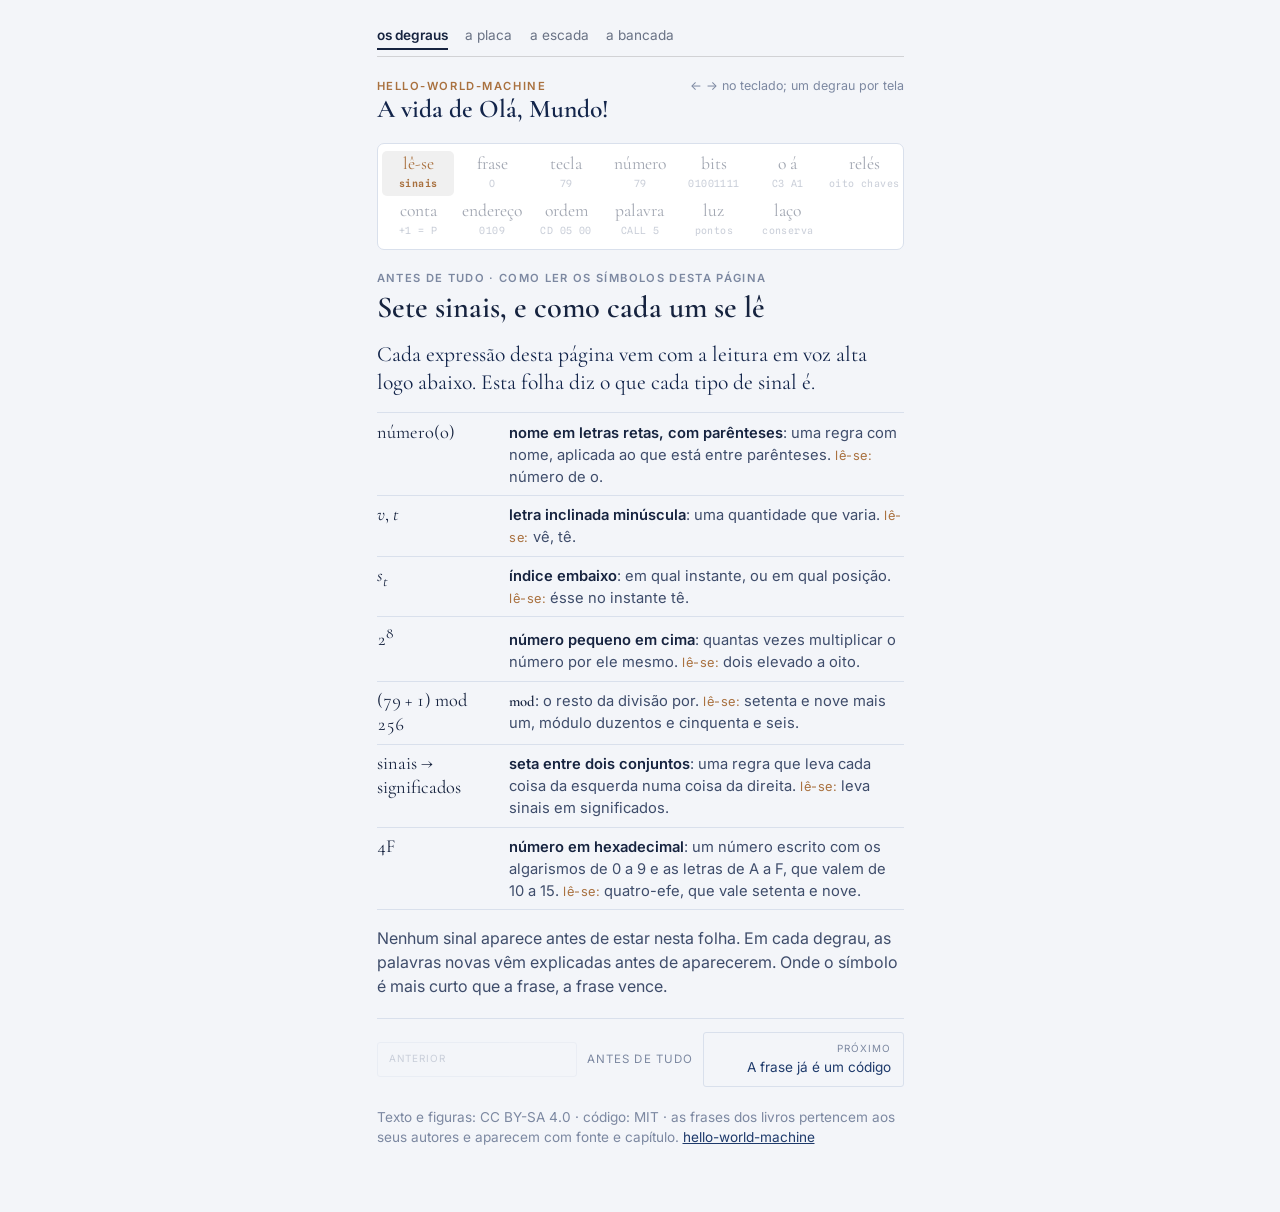
<file: pt/index.html>
<!doctype html>
<html lang="pt-BR">
<head>
<meta charset="utf-8">
<meta name="viewport" content="width=device-width, initial-scale=1">
<title>A vida de Olá, Mundo! — hello-world-machine</title>
<meta name="description" content="Tudo o que se vê, se lê e se ouve num computador passa por um circuito que só sabe se há corrente ou não. Uma frase só, Olá, Mundo!, seguida da saudação dita no escuro até a luz na tela, um degrau por vez, com a matemática de cada passo e a passagem do livro que o sustenta.">
<link rel="stylesheet" href="https://fonts.googleapis.com/css2?family=Cormorant+Garamond:ital,wght@0,500;0,600;1,500&family=Inter:wght@400;500;600&family=Spline+Sans+Mono:wght@400;500&display=swap">
<style>
/* Layout: UMA tela por degrau (stepper controlado pelo leitor). No alto, a trilha do personagem "o": tudo que ele já virou fica visível, apagado; o atual, aceso. Abaixo: tese (≤25 palavras), figura com a palavra nova como rótulo DENTRO, parágrafo (≤60), e "mostrar a prova" fechado. Cores por token, claro e escuro. */
:root{
  --bg:#f3f5f9; --card:#ffffff; --linha:#d9e0ec;
  --ink:#16233f; --ink2:#3f4d6b; --muted:#7c88a1;
  --bronze:#a9713f; --bronze-soft:#c79b6e;
  --azul:#1e3a6b; --azul-deep:#12244a;
  --terracota:#b35430; --verde:#4e7a49; --rubro:#a84444; --roxo:#6d55a3;
  --bit1:#1e3a6b; --bit0:#e4e9f2; --bit0-ink:#7c88a1;
  --it-serif:"Cormorant Garamond", Georgia, "Times New Roman", serif;
  --it-sans:"Inter", system-ui, -apple-system, "Segoe UI", Roboto, sans-serif;
  --it-mono:"Spline Sans Mono", ui-monospace, "Cascadia Code", monospace;
  --medida:31em;
}
@media (prefers-color-scheme: dark){ :root:not([data-theme="light"]){
  --bg:#0a1424; --card:#111d33; --linha:#243352;
  --ink:#f0e4cc; --ink2:#c9c2b2; --muted:#8a93a8;
  --bronze:#c9a266; --bronze-soft:#8b7045;
  --azul:#7fa3dc; --azul-deep:#c7d6f0;
  --terracota:#d98a68; --verde:#8dbb86; --rubro:#d98080; --roxo:#b9a7e6;
  --bit1:#c9a266; --bit0:#1b2a45; --bit0-ink:#5f6b86;
  color-scheme:dark } }
:root[data-theme="dark"]{
  --bg:#0a1424; --card:#111d33; --linha:#243352;
  --ink:#f0e4cc; --ink2:#c9c2b2; --muted:#8a93a8;
  --bronze:#c9a266; --bronze-soft:#8b7045;
  --azul:#7fa3dc; --azul-deep:#c7d6f0;
  --terracota:#d98a68; --verde:#8dbb86; --rubro:#d98080; --roxo:#b9a7e6;
  --bit1:#c9a266; --bit0:#1b2a45; --bit0-ink:#5f6b86;
  color-scheme:dark }

*{box-sizing:border-box}
body{background:var(--bg);color:var(--ink);font-family:var(--it-sans);font-size:17px;line-height:1.5;margin:0;padding-block:1.5rem 4rem;padding-inline:16px}
.pagina{max-width:var(--medida);margin-inline:auto;min-width:0;display:grid;gap:1.25rem}
h1,h2{font-family:var(--it-serif);font-weight:600;line-height:1.1;text-wrap:balance;margin:0}
h1{font-size:1.6rem;color:var(--azul-deep)}
h2{font-size:1.9rem;color:var(--ink)}
p{margin:0}
.eyebrow{font-size:.7rem;letter-spacing:.14em;text-transform:uppercase;color:var(--bronze);font-weight:600}
.cab{display:flex;justify-content:space-between;align-items:baseline;gap:1rem;flex-wrap:wrap}
.cab .nota{font-size:.78rem;color:var(--muted)}
.mono{font-family:var(--it-mono);font-variant-numeric:tabular-nums}
.frase{font-family:var(--it-serif);font-style:italic;font-size:1.08em}

/* trilha: o nome do degrau, e embaixo o que o O já virou. "Você está aqui" com dois sinais: cor e fundo. */
.trilha{display:grid;grid-template-columns:repeat(7,1fr);gap:2px;padding:.4rem .3rem;background:var(--card);border:1px solid var(--linha);border-radius:7px}
.trilha .est{display:grid;justify-items:center;gap:3px;padding:.3rem .2rem;opacity:.4;cursor:pointer;border-radius:5px;min-width:0}
@media (max-width:420px){.trilha{grid-template-columns:repeat(5,1fr)}}
.trilha .est .tok{font-family:var(--it-serif);font-size:1.1rem;line-height:1;color:var(--ink)}
.trilha .est .nome{font-family:var(--it-mono);font-size:.62rem;letter-spacing:.04em;color:var(--muted);white-space:nowrap}
.trilha .est.passado{opacity:.7}
.trilha .est.atual{opacity:1;background:var(--atual,rgba(128,128,128,.12))}
.trilha .est.atual .tok,.trilha .est.atual .nome{color:var(--bronze)}
.trilha .est.atual .nome{font-weight:600}

/* degrau */
.degrau{display:grid;gap:1rem;min-width:0}
.degrau header{display:grid;gap:.25rem}
.regime{font-size:.7rem;letter-spacing:.12em;text-transform:uppercase;color:var(--muted);font-weight:600}
.tese{font-family:var(--it-serif);font-size:1.35rem;line-height:1.3;color:var(--azul-deep)}
.fig{background:var(--card);border:1px solid var(--linha);padding:.8rem;overflow-x:auto;min-width:0;position:relative}
.fig svg{display:block;max-width:100%;height:auto}
figure{margin:0}
.origem{font-size:.66rem;letter-spacing:.08em;text-transform:uppercase;color:var(--muted);margin-top:.5rem;display:flex;gap:.6rem;flex-wrap:wrap}
.corpo{color:var(--ink2);font-size:1rem}
.regua{display:flex;align-items:center;gap:.8rem;font-size:.7rem;letter-spacing:.1em;text-transform:uppercase;font-weight:600}
.regua::before,.regua::after{content:"";flex:1;height:2px;background:currentColor;opacity:.6}
.regua.ouro{color:var(--bronze)} .regua.roxa{color:var(--roxo)} .regua.verde{color:var(--verde)}

/* prova, fechada por padrão */
details.prova{border-top:1px solid var(--linha);padding-top:.6rem;font-size:.88rem;color:var(--ink2)}
details.prova summary{cursor:pointer;list-style:none;display:flex;gap:.6rem;align-items:center;color:var(--azul);font-weight:500}
details.prova summary::-webkit-details-marker{display:none}
details.prova summary::before{content:"▸";color:var(--bronze);font-size:.9em}
details.prova[open] summary::before{content:"▾"}
details.prova summary:focus-visible{outline:2px solid var(--bronze);outline-offset:3px}
.prova-corpo{display:grid;gap:.6rem;padding-top:.6rem}
.selo{font-size:.64rem;letter-spacing:.08em;text-transform:uppercase;font-weight:600;padding:.12rem .45rem;border:1px solid currentColor;border-radius:2px;white-space:nowrap}
.selo.lida{color:var(--verde)} .selo.escada{color:var(--azul)} .selo.derivado{color:var(--muted)} .selo.aler{color:var(--terracota)} .selo.oficio{color:var(--bronze)}
.fonte{display:flex;flex-wrap:wrap;gap:.5rem;align-items:center}
blockquote{margin:0;padding:.55rem .8rem;background:var(--card);border:1px solid var(--linha);display:grid;gap:.35rem}
blockquote .en{font-family:var(--it-serif);font-size:.98rem;line-height:1.35;color:var(--ink)}
blockquote .pt{font-size:.85rem;color:var(--ink2)}
blockquote cite{font-style:normal;font-size:.72rem;color:var(--muted)}

/* navegação */
nav.passo{display:grid;grid-template-columns:1fr auto 1fr;gap:.6rem;align-items:center;border-top:1px solid var(--linha);padding-top:.8rem}
nav.passo button{font:inherit;font-size:.85rem;color:var(--azul);background:none;border:1px solid var(--linha);border-radius:3px;padding:.5rem .7rem;cursor:pointer;text-align:left;min-width:0;display:grid;gap:.1rem}
nav.passo button:hover{border-color:var(--bronze)}
nav.passo button:focus-visible{outline:2px solid var(--bronze);outline-offset:2px}
nav.passo button:disabled{opacity:.35;cursor:default}
nav.passo button small{font-size:.62rem;letter-spacing:.1em;text-transform:uppercase;color:var(--muted)}
nav.passo button span{overflow:hidden;text-overflow:ellipsis;white-space:nowrap;display:block}
nav.passo .prox{text-align:right}
nav.passo .pos{font-size:.72rem;letter-spacing:.1em;text-transform:uppercase;color:var(--muted);white-space:nowrap}
@media (max-width:460px){nav.passo{grid-template-columns:1fr 1fr}nav.passo .pos{grid-column:1/-1;text-align:center;order:-1}}

table{border-collapse:collapse;width:100%;font-size:.9rem}
th,td{text-align:left;padding:.4rem .5rem;border-bottom:1px solid var(--linha);vertical-align:top}
th{font-size:.68rem;letter-spacing:.1em;text-transform:uppercase;color:var(--muted);font-weight:600}
.tabela{overflow-x:auto}
.bits{display:inline-grid;grid-auto-flow:column;gap:2px}
.bits i{display:inline-block;width:1.15em;height:1.5em;line-height:1.5em;text-align:center;font-style:normal;font-family:var(--it-mono);font-size:.85rem;border-radius:2px}
.bits i.u{background:var(--bit1);color:var(--card)} .bits i.z{background:var(--bit0);color:var(--bit0-ink)}
.rotulo{font-size:.78rem;color:var(--ink2);font-weight:500}
ul{margin:0;padding-left:1.2rem}
li{margin-bottom:.35rem}
.nota{font-size:.85rem;color:var(--muted)}
a{color:var(--azul)}
@media (prefers-reduced-motion: reduce){.trilha .est{transition:none}}

/* a matemática daqui: uma expressão visível, e a leitura em voz alta logo abaixo */
.mat{display:grid;gap:.35rem;padding:.7rem .9rem;border-left:3px solid var(--bronze-soft);background:var(--card)}
.mat .obj{font-size:.68rem;letter-spacing:.1em;text-transform:uppercase;color:var(--bronze);font-weight:600}
.mat .obj b{color:var(--ink2);font-weight:500;text-transform:none;letter-spacing:0;font-size:.8rem}
.expr{font-family:var(--it-serif);font-size:1.25rem;line-height:1.3;color:var(--ink);font-variant-numeric:tabular-nums}
.expr i{font-style:italic}
.nome{font-style:normal;font-family:var(--it-serif)}
.leitura{font-size:.8rem;font-style:italic;color:var(--muted);line-height:1.4}
.leitura b{font-style:normal;color:var(--bronze);font-weight:600}
table.simbolos td:first-child{white-space:nowrap}
table.simbolos .expr{font-size:1.05rem}

/* ver na placa: o degrau aponta para um ciclo do traço */
.verplaca{font-size:.85rem;color:var(--ink2);display:flex;gap:.6rem;flex-wrap:wrap;align-items:baseline}
.verplaca a{color:var(--azul);font-weight:500;white-space:nowrap;border:1px solid var(--linha);border-radius:3px;padding:.25rem .6rem;text-decoration:none}
.verplaca a:hover{border-color:var(--bronze)}
.verplaca a:focus-visible{outline:2px solid var(--bronze);outline-offset:2px}
.verplaca span{color:var(--muted);font-size:.8rem}

/* a seção escondida some de verdade: .degrau{display:grid} vencia o [hidden] do navegador; o visor do artefato mascarava isso com a regra dele */
.degrau[hidden]{display:none}

/* as palavras de cada degrau: nome em cor, e abaixo os dois itens, sem número */
.palavras{margin:.2rem 0 .6rem}
.palavras .rot{font-size:.66rem;letter-spacing:.1em;text-transform:uppercase;color:var(--bronze);margin:0 0 .25rem}
.item{margin:.45rem 0 0;max-width:760px}
.nome-item{margin:0;font-size:1rem;color:var(--bronze);font-weight:600}
.item ul{margin:.15rem 0 0;padding-left:1.2em;font-size:.95rem;line-height:1.55;color:var(--ink2)}
.item ul li{margin:.1rem 0} .item i{font-style:normal;color:var(--muted);font-size:.78rem;letter-spacing:.04em}
details.prova .fonte{font-size:.8rem;color:var(--muted)}
.item .expr{font-family:var(--it-serif);font-size:1.05rem;color:var(--ink)}
/* a folha de sinais e o fecho: uma linha por sinal, o exemplo à esquerda */
.sinais{display:grid;gap:0;border-top:1px solid var(--linha)}
.sinal{display:grid;grid-template-columns:7.5rem 1fr;gap:.8rem;align-items:baseline;padding:.45rem 0;border-bottom:1px solid var(--linha)}
.sinal p{margin:0;font-size:.92rem;line-height:1.5;color:var(--ink2)}
.sinal .expr{font-family:var(--it-serif);font-size:1.15rem;color:var(--ink);line-height:1.3}
.sinal .expr.degr{font-family:var(--it-sans,inherit);font-size:.95rem;color:var(--bronze);font-weight:600}
.sinal b{font-weight:600;color:var(--ink)} .sinal .lese{color:var(--bronze);font-size:.8rem;letter-spacing:.04em}
@media (max-width:420px){.sinal{grid-template-columns:5.5rem 1fr}}

/* na página inglesa a passagem mostra só o original; a tradução para o português fica oculta */
html[lang^="en"] blockquote .pt{display:none}
/* O visor escreve o #id da seção na URL, e o navegador, ao terminar de carregar, rola até ela:
   a página abria com o cabeçalho, a barra e a trilha fora da vista. Com esta margem o alvo
   da rolagem cai acima do topo e a página abre no alto. */
.degrau{scroll-margin-top:100vh}

.partes{display:flex;flex-wrap:wrap;gap:.2rem 1.1rem;font-size:.85rem;line-height:1.4;padding:0 0 .4rem;margin:0;border-bottom:1px solid rgba(128,128,128,.3)}
.partes a{color:inherit;opacity:.62;text-decoration:none;padding:.15rem 0;border-bottom:2px solid transparent}
.partes a:hover{opacity:1;text-decoration:underline}
.partes a[aria-current]{opacity:1;font-weight:600;border-bottom-color:currentColor}

</style>
</head>
<body>
<div class="pagina">
<nav class="partes" aria-label="As quatro partes"><a href="index.html" aria-current="page">os degraus</a><a href="placa.html">a placa</a><a href="escada.html">a escada</a><a href="bancada.html">a bancada</a></nav>
<div class="cab">
  <div><p class="eyebrow">hello-world-machine</p><h1>A vida de Olá, Mundo!</h1></div>
  <p class="nota">← → no teclado; um degrau por tela</p>
</div>
<div class="trilha" id="trilha" aria-label="O que o o já virou"><div class="est futuro" data-i="0"><span class="tok">lê-se</span><span class="nome">sinais</span></div><div class="est futuro" data-i="1"><span class="tok">frase</span><span class="nome">O</span></div><div class="est futuro" data-i="2"><span class="tok">tecla</span><span class="nome">79</span></div><div class="est futuro" data-i="3"><span class="tok">número</span><span class="nome">79</span></div><div class="est futuro" data-i="4"><span class="tok">bits</span><span class="nome">01001111</span></div><div class="est futuro" data-i="5"><span class="tok">o á</span><span class="nome">C3 A1</span></div><div class="est futuro" data-i="6"><span class="tok">relés</span><span class="nome">oito chaves</span></div><div class="est futuro" data-i="7"><span class="tok">conta</span><span class="nome">+1 = P</span></div><div class="est futuro" data-i="8"><span class="tok">endereço</span><span class="nome">0109</span></div><div class="est futuro" data-i="9"><span class="tok">ordem</span><span class="nome">CD 05 00</span></div><div class="est futuro" data-i="10"><span class="tok">palavra</span><span class="nome">CALL 5</span></div><div class="est futuro" data-i="11"><span class="tok">luz</span><span class="nome">pontos</span></div><div class="est futuro" data-i="12"><span class="tok">laço</span><span class="nome">conserva</span></div></div>
<div id="degraus">
<section class="degrau" id="conv" data-nome="Como ler os símbolos">
  <header><p class="regime">antes de tudo · como ler os símbolos desta página</p><h2>Sete sinais, e como cada um se lê</h2></header>
  <p class="tese">Cada expressão desta página vem com a leitura em voz alta logo abaixo. Esta folha diz o que cada tipo de sinal é.</p>
  <div class="sinais"><div class="sinal"><p class="expr"><span class="nome">número</span>(o)</p><p><b>nome em letras retas, com parênteses</b>: uma regra com nome, aplicada ao que está entre parênteses. <span class="lese">lê-se:</span> número de o.</p></div><div class="sinal"><p class="expr"><i>v</i>, <i>t</i></p><p><b>letra inclinada minúscula</b>: uma quantidade que varia. <span class="lese">lê-se:</span> vê, tê.</p></div><div class="sinal"><p class="expr"><i>s</i><sub><i>t</i></sub></p><p><b>índice embaixo</b>: em qual instante, ou em qual posição. <span class="lese">lê-se:</span> ésse no instante tê.</p></div><div class="sinal"><p class="expr">2<sup>8</sup></p><p><b>número pequeno em cima</b>: quantas vezes multiplicar o número por ele mesmo. <span class="lese">lê-se:</span> dois elevado a oito.</p></div><div class="sinal"><p class="expr">(79 + 1) <span class="nome">mod</span> 256</p><p><b><span class="nome">mod</span></b>: o resto da divisão por. <span class="lese">lê-se:</span> setenta e nove mais um, módulo duzentos e cinquenta e seis.</p></div><div class="sinal"><p class="expr">sinais → significados</p><p><b>seta entre dois conjuntos</b>: uma regra que leva cada coisa da esquerda numa coisa da direita. <span class="lese">lê-se:</span> leva sinais em significados.</p></div><div class="sinal"><p class="expr">4F</p><p><b>número em hexadecimal</b>: um número escrito com os algarismos de 0 a 9 e as letras de A a F, que valem de 10 a 15. <span class="lese">lê-se:</span> quatro-efe, que vale setenta e nove.</p></div></div>
  <p class="corpo">Nenhum sinal aparece antes de estar nesta folha. Em cada degrau, as palavras novas vêm explicadas antes de aparecerem. Onde o símbolo é mais curto que a frase, a frase vence.</p>
</section>
<section class="degrau" id="d0" data-nome="A frase já é um código">
  <header><p class="regime">0 · antes de qualquer máquina</p><h2>A frase já é um código</h2></header>
  <p class="tese">Dizer <span class="frase">Olá, Mundo!</span> em voz alta é um código. Escrever é outro. Piscar uma lanterna é um terceiro.</p>
  <div class="palavras"><p class="rot">antes, as palavras deste degrau</p><div class="item"><p class="nome-item">sinal</p><ul><li><i>O que é:</i> qualquer coisa que dá para perceber: um som, uma marca no papel, uma luz acesa.</li><li><i>Por que existe:</i> é o que viaja de quem fala até quem ouve; a mensagem em si não viaja sozinha.</li></ul></div><div class="item"><p class="nome-item">código</p><ul><li><i>O que é:</i> um combinado sobre o que cada sinal quer dizer.</li><li><i>Por que existe:</i> para a mensagem atravessar um meio que não é a voz: o papel, a luz, o fio.</li></ul></div></div>
  <figure class="fig">
    <svg viewBox="0 0 520 130" role="img" aria-label="A mesma frase em três meios: voz, papel, lanterna">
      <g font-family="Inter, sans-serif" font-size="11" fill="var(--bronze)" font-weight="600" letter-spacing="1">
        <text x="20" y="18">CÓDIGO 1 · VOZ</text><text x="200" y="18">CÓDIGO 2 · PAPEL</text><text x="372" y="18">CÓDIGO 3 · LANTERNA</text>
      </g>
      <text x="20" y="60" font-family="Cormorant Garamond, serif" font-style="italic" font-size="24" fill="var(--ink)">Olá, Mundo!</text>
      <text x="200" y="60" font-family="Inter, sans-serif" font-size="20" fill="var(--ink)">Olá, Mundo!</text>
      <g fill="var(--bronze)">
        <circle cx="380" cy="50" r="5"/><circle cx="396" cy="50" r="5"/><circle cx="412" cy="50" r="5"/><rect x="428" y="45" width="22" height="10" rx="5"/><circle cx="466" cy="50" r="5"/>
        <rect x="380" y="68" width="22" height="10" rx="5"/><circle cx="420" cy="73" r="5"/><rect x="436" y="68" width="22" height="10" rx="5"/>
      </g>
      <g font-family="Inter, sans-serif" font-size="11" fill="var(--muted)">
        <text x="20" y="110">som no ar</text><text x="200" y="110">traço na folha</text><text x="372" y="110">só dois sinais: curto e longo</text>
      </g>
      <g stroke="var(--linha)"><line x1="175" y1="8" x2="175" y2="118"/><line x1="350" y1="8" x2="350" y2="118"/></g>
    </svg>
    <div class="origem"><span>Petzold, cap. 1</span></div>
  </figure>
  <p class="corpo">Código aqui não é segredo: é um combinado sobre o que cada sinal quer dizer. Muda o meio, fica a mensagem. A lanterna já obriga a escolher: dois tipos de piscada, e nada mais.</p>
  <p class="verplaca"><a href="placa.html#ola-mundo-c1">ver na placa →</a> <span>ola-mundo, ciclo 1: o primeiro passo: a máquina acorda e vai buscar o que tem de fazer</span></p>
  <div class="mat"><p class="obj">a matemática daqui · <b>correspondência um a um</b></p><p class="expr"><span class="nome">código</span>: sinais → significados</p><p class="leitura"><b>lê-se:</b> código leva cada sinal num significado só, e dá para voltar.</p></div>
  <details class="prova"><summary>de onde isto vem</summary><div class="prova-corpo"><div class="fonte">Charles Petzold · cap. 1 — Best Friends</div><blockquote><span class="en" lang="en">In this book, the word code usually means a system for transferring information among people, between people and computers, or within computers themselves.</span><span class="pt">Neste livro, a palavra código geralmente significa um sistema para transferir informação entre pessoas, entre pessoas e computadores, ou dentro dos próprios computadores.</span><cite>cap. 1 — Best Friends</cite></blockquote></div></details>
</section>
<section class="degrau" id="d0b" data-nome="A tecla vira número">
  <header><p class="regime">½ · tecla → número</p><h2>A tecla vira número</h2></header>
  <p class="tese">Apertar a tecla O fecha uma chave. A máquina olha uma gaveta especial, a de número 8200, e encontra 79. A tecla virou número.</p>
  <div class="palavras"><p class="rot">antes, as palavras deste degrau</p><div class="item"><p class="nome-item">chave</p><ul><li><i>O que é:</i> uma peça que abre ou fecha um caminho. O interruptor da luz é uma chave; cada tecla também.</li><li><i>Por que existe:</i> para ligar e desligar alguma coisa com um toque.</li></ul></div><div class="item"><p class="nome-item">gaveta</p><ul><li><i>O que é:</i> um lugar dentro da máquina onde cabe um número, com um número na porta para ser achado de novo.</li><li><i>Por que existe:</i> a máquina não enxerga a tecla; ela só sabe olhar gavetas. O teclado deixa o seu número numa delas.</li></ul></div></div>
  <figure class="fig">
    <svg viewBox="0 0 520 150" role="img" aria-label="A tecla O fecha uma chave; a gaveta 8200h passa a valer 4F; o acumulador lê 4F">
      <text x="20" y="14" font-family="Inter, sans-serif" font-size="11" fill="var(--bronze)" font-weight="600" letter-spacing="1">TECLA · uma chave que o dedo fecha · a gaveta 8200h guarda o código</text>
      <g transform="translate(20,34)">
        <rect x="0" y="0" width="70" height="70" rx="8" fill="var(--card)" stroke="var(--linha)"/>
        <text x="35" y="46" text-anchor="middle" font-family="Cormorant Garamond, serif" font-size="34" fill="var(--ink)">O</text>
        <text x="35" y="90" text-anchor="middle" font-family="Inter, sans-serif" font-size="11" fill="var(--muted)">a tecla</text>
      </g>
      <g transform="translate(120,54)">
        <line x1="0" y1="24" x2="30" y2="24" stroke="var(--bit1)" stroke-width="2"/>
        <circle cx="30" cy="24" r="3" fill="var(--bit1)"/>
        <line x1="30" y1="24" x2="62" y2="24" stroke="var(--bit1)" stroke-width="2"/>
        <circle cx="62" cy="24" r="3" fill="var(--bit1)"/>
        <line x1="62" y1="24" x2="92" y2="24" stroke="var(--bit1)" stroke-width="2"/>
        <text x="46" y="60" text-anchor="middle" font-family="Inter, sans-serif" font-size="11" fill="var(--muted)">chave fechada = passa</text>
      </g>
      <g transform="translate(236,34)">
        <rect x="0" y="0" width="110" height="46" fill="var(--card)" stroke="var(--bronze)"/>
        <text x="55" y="20" text-anchor="middle" font-family="Spline Sans Mono, monospace" font-size="12" fill="var(--muted)">8200h</text>
        <text x="55" y="38" text-anchor="middle" font-family="Spline Sans Mono, monospace" font-size="16" fill="var(--ink)">4F</text>
        <text x="55" y="90" text-anchor="middle" font-family="Inter, sans-serif" font-size="11" fill="var(--muted)">a gaveta do teclado</text>
      </g>
      <g transform="translate(360,57)"><line x1="0" y1="0" x2="40" y2="0" stroke="var(--bronze)" stroke-width="2"/><path d="M 36 -4 L 44 0 L 36 4 Z" fill="var(--bronze)"/><text x="22" y="-8" text-anchor="middle" font-family="Inter, sans-serif" font-size="10" fill="var(--muted)">LDA 8200h</text></g>
      <g transform="translate(412,34)">
        <rect x="0" y="0" width="90" height="46" fill="var(--card)" stroke="var(--linha)"/>
        <text x="45" y="20" text-anchor="middle" font-family="Spline Sans Mono, monospace" font-size="12" fill="var(--muted)">A</text>
        <text x="45" y="38" text-anchor="middle" font-family="Spline Sans Mono, monospace" font-size="16" fill="var(--ink)">4F</text>
        <text x="45" y="90" text-anchor="middle" font-family="Inter, sans-serif" font-size="11" fill="var(--muted)">dentro da máquina</text>
      </g>
      <text x="260" y="140" text-anchor="middle" font-family="Inter, sans-serif" font-size="12" fill="var(--muted)">79 é o O; 0 é “ninguém apertou”. A máquina olha a gaveta o tempo todo: consultar o teclado.</text>
    </svg>
    <div class="origem"><span>Petzold, cap. 25</span></div>
  </figure>
  <p class="corpo">A máquina olha a gaveta o tempo todo e quase sempre encontra zero: ninguém apertou. O livro chama isso de consultar o teclado. Quando encontra 79, copia para a tela e zera a gaveta, pronta para a próxima tecla.</p>
  <p class="verplaca"><a href="placa.html#eco-c22">ver na placa →</a> <span>eco, ciclo 22: a gaveta 8200 entrega o 79 à máquina; dez passos depois ele está na tela</span></p>
  <div class="mat"><p class="obj">a matemática daqui · <b>uma regra do tempo nos números: 0 enquanto solta, o código enquanto apertada</b></p><p class="expr"><span class="nome">tecla</span>(<i>t</i>) = 79 enquanto o O está apertado, e 0 depois</p><p class="leitura"><b>lê-se:</b> tecla de tê é igual a setenta e nove enquanto o O está apertado, e zero depois.</p></div>
  <details class="prova"><summary>de onde isto vem</summary><div class="prova-corpo"><div class="fonte">Charles Petzold · cap. 25 — Peripherals</div><blockquote><span class="en" lang="en">The accumulator would then contain a code indicating what key has been pressed.</span><span class="pt">O acumulador passaria então a conter um código indicando qual tecla foi apertada.</span><cite>cap. 25 — Peripherals</cite></blockquote><blockquote><span class="en" lang="en">It's tempting to assume that this code is the ASCII code for the key. But it's neither practical nor desirable to design hardware that figures out the ASCII code.</span><span class="pt">É tentador supor que esse código é o código ASCII da tecla. Mas não é prático nem desejável projetar hardware que descubra o código ASCII.</span><cite>cap. 25 — Peripherals</cite></blockquote><blockquote><span class="en" lang="en">One approach is for the program to check the keyboard very frequently. This approach is called polling.</span><span class="pt">Uma abordagem é o programa consultar o teclado com muita frequência. Isso se chama polling.</span><cite>cap. 25 — Peripherals</cite></blockquote></div></details>
</section>
<section class="degrau" id="d1" data-nome="Cada letra recebe um número">
  <header><p class="regime">1 · letra → número</p><h2>Cada letra recebe um número</h2></header>
  <p class="tese">O <b>O</b> vale 79. O <b>l</b>, 108. A vírgula vale 44 e o espaço, 32. A frase vira uma fila de onze números.</p>
  <div class="palavras"><p class="rot">antes, as palavras deste degrau</p><div class="item"><p class="nome-item">tabela</p><ul><li><i>O que é:</i> uma lista em que cada letra tem o seu número ao lado, como uma lista de chamada.</li><li><i>Por que existe:</i> a máquina só guarda números; a tabela é o combinado que diz qual número é qual letra.</li></ul></div></div>
  <figure class="fig">
    <p class="rotulo">a tabela: o mesmo combinado em toda máquina do planeta</p>
    <div class="tabela"><table class="mono">
      <tr><th>letra</th><td>O</td><td>l</td><td>á</td><td>,</td><td>␣</td><td>M</td><td>u</td><td>n</td><td>d</td><td>o</td><td>!</td></tr>
      <tr><th>número</th><td>79</td><td>108</td><td>225</td><td>44</td><td>32</td><td>77</td><td>117</td><td>110</td><td>100</td><td>111</td><td>33</td></tr>
    </table></div>
    <div class="origem"><span>Petzold, cap. 13</span></div>
  </figure>
  <p class="corpo">Não há nada de <b>O</b> no 79. É uma posição numa tabela que o mundo inteiro combinou usar. Por isso o mesmo <b>O</b> é 79 em qualquer máquina.</p>
  <p class="verplaca"><a href="placa.html#ola-mundo-c8">ver na placa →</a> <span>ola-mundo, ciclo 8: o número 79, escrito 4F, que é a letra O, chega à máquina</span></p>
  <div class="mat"><p class="obj">a matemática daqui · <b>correspondência um a um entre letras e números</b></p><p class="expr"><span class="nome">número</span>(O) = 79</p><p class="leitura"><b>lê-se:</b> número de O é igual a setenta e nove.</p></div>
  <details class="prova"><summary>de onde isto vem</summary><div class="prova-corpo"><div class="fonte">Charles Petzold · cap. 13 — From ASCII to Unicode</div><blockquote><span class="en" lang="en">The biggest advantage of UTF-8 is that it's backward compatible with ASCII. This means that a file consisting solely of 7-bit ASCII codes stored as bytes is automatically a UTF-8 file.</span><span class="pt">A maior vantagem do UTF-8 é ser compatível com o ASCII: um arquivo só de códigos ASCII de 7 bits, guardados como bytes, já é automaticamente um arquivo UTF-8.</span><cite>cap. 13 — From ASCII to Unicode</cite></blockquote></div></details>
</section>
<section class="degrau" id="d2" data-nome="Cada número vira oito casas">
  <header><p class="regime">2 · número → bits</p><h2>Cada número vira oito casas de sim ou não</h2></header>
  <p class="tese">79 vira <span class="mono">01001111</span>. Oito casas, cada uma só 0 ou 1. Com oito casas cabem 256 coisas diferentes.</p>
  <div class="palavras"><p class="rot">antes, as palavras deste degrau</p><div class="item"><p class="nome-item">casa</p><ul><li><i>O que é:</i> uma posição na escrita de um número. Em 79, o 7 está numa casa e o 9 na outra.</li><li><i>Por que existe:</i> é a casa que diz quanto cada algarismo vale: o 7 de 79 vale setenta.</li></ul></div><div class="item"><p class="nome-item">bit</p><ul><li><i>O que é:</i> uma casa que só aceita 0 ou 1.</li><li><i>Por que existe:</i> é a menor quantidade de informação que existe, e é o que uma chave sabe guardar: desligada ou ligada.</li></ul></div><div class="item"><p class="nome-item">byte</p><ul><li><i>O que é:</i> oito bits lado a lado.</li><li><i>Por que existe:</i> é o tamanho de uma letra, e o pedaço que a máquina move de cada vez.</li></ul></div></div>
  <figure class="fig">
    <svg viewBox="0 0 520 165" role="img" aria-label="O número 79 decomposto em oito casas que valem 128, 64, 32, 16, 8, 4, 2, 1">
      <text x="24" y="14" font-family="Inter, sans-serif" font-size="11" fill="var(--bronze)" font-weight="600" letter-spacing="1">UM BYTE = OITO BITS · cada casa vale o dobro da vizinha</text>
      <g font-family="Spline Sans Mono, monospace" font-size="13" fill="var(--muted)" text-anchor="middle">
        <text x="48" y="36">128</text><text x="108" y="36">64</text><text x="168" y="36">32</text><text x="228" y="36">16</text><text x="288" y="36">8</text><text x="348" y="36">4</text><text x="408" y="36">2</text><text x="468" y="36">1</text>
      </g>
      <g font-family="Spline Sans Mono, monospace" font-size="26" text-anchor="middle">
        <rect x="24" y="46" width="48" height="48" fill="var(--bit0)"/><text x="48" y="80" fill="var(--bit0-ink)">0</text>
        <rect x="84" y="46" width="48" height="48" fill="var(--bit1)"/><text x="108" y="80" fill="var(--card)">1</text>
        <rect x="144" y="46" width="48" height="48" fill="var(--bit0)"/><text x="168" y="80" fill="var(--bit0-ink)">0</text>
        <rect x="204" y="46" width="48" height="48" fill="var(--bit0)"/><text x="228" y="80" fill="var(--bit0-ink)">0</text>
        <rect x="264" y="46" width="48" height="48" fill="var(--bit1)"/><text x="288" y="80" fill="var(--card)">1</text>
        <rect x="324" y="46" width="48" height="48" fill="var(--bit1)"/><text x="348" y="80" fill="var(--card)">1</text>
        <rect x="384" y="46" width="48" height="48" fill="var(--bit1)"/><text x="408" y="80" fill="var(--card)">1</text>
        <rect x="444" y="46" width="48" height="48" fill="var(--bit1)"/><text x="468" y="80" fill="var(--card)">1</text>
      </g>
      <text x="260" y="128" text-anchor="middle" font-family="Inter, sans-serif" font-size="15" fill="var(--ink)">64 + 8 + 4 + 2 + 1 = 79 = <tspan font-family="Cormorant Garamond, serif" font-size="19">O</tspan></text>
      <text x="260" y="152" text-anchor="middle" font-family="Inter, sans-serif" font-size="12" fill="var(--muted)">bit = uma casa · as casas pintadas somam, as vazias não contam</text>
    </svg>
    <div class="origem"><span>Petzold, caps. 11 e 12</span></div>
  </figure>
  <p class="corpo">É a mesma ideia de 79 = 70 + 9, só que cada casa vale o dobro da vizinha, não dez vezes. 256 é o número de combinações, não um tamanho.</p>
  <p class="verplaca"><a href="placa.html#ola-mundo-c9">ver na placa →</a> <span>ola-mundo, ciclo 9: os oito pontos da fileira de dados, acesos e apagados: 0 1 0 0 1 1 1 1</span></p>
  <div class="mat"><p class="obj">a matemática daqui · <b>notação posicional na base dois</b></p><p class="expr">79 = 64 + 8 + 4 + 2 + 1</p><p class="leitura"><b>lê-se:</b> setenta e nove é igual a sessenta e quatro, mais oito, mais quatro, mais dois, mais um.</p><p class="expr">2<sup>8</sup> = 256</p><p class="leitura"><b>lê-se:</b> dois elevado a oito é igual a duzentos e cinquenta e seis: o tamanho do conjunto das listas de oito zeros ou uns.</p></div>
  <details class="prova"><summary>de onde isto vem</summary><div class="prova-corpo"><div class="fonte">Charles Petzold · cap. 11 — Bit by Bit by Bit · cap. 12 — Bytes and Hexadecimal</div><blockquote><span class="en" lang="en">As an 8-bit quantity, a byte can take on values from 00000000 through 11111111, which can represent decimal numbers from 0 through 255, or one of 2<sup>8</sup>, or 256, different things.</span><span class="pt">Como quantidade de 8 bits, um byte vai de 00000000 a 11111111, o que representa os números de 0 a 255, ou uma entre 2⁸, isto é, 256, coisas diferentes.</span><cite>cap. 11 — Bit by Bit by Bit · cap. 12 — Bytes and Hexadecimal</cite></blockquote></div></details>
</section>
<section class="degrau" id="d3" data-nome="O á não cabe em um byte">
  <header><p class="regime">2½ · o degrau que o personagem trouxe</p><h2>O á não cabe em um byte</h2></header>
  <p class="tese">225 é maior que 127, e o combinado original só tinha 128 letras, sem acento. O <b>á</b> custa dois bytes.</p>
  
  <figure class="fig">
    <p class="rotulo">começar com 110 e 10 é a marca de "vem em dupla"; o 0 na frente do o diz "vem sozinho"</p>
    <div class="tabela"><table class="mono">
      <tr><th>letra</th><th>bytes</th><th>em bits</th></tr>
      <tr><td>O</td><td>1</td><td><span class="bits"><i class="z">0</i><i class="u">1</i><i class="z">0</i><i class="z">0</i><i class="u">1</i><i class="u">1</i><i class="u">1</i><i class="u">1</i></span></td></tr>
      <tr><td>l</td><td>1</td><td><span class="bits"><i class="z">0</i><i class="u">1</i><i class="u">1</i><i class="z">0</i><i class="u">1</i><i class="u">1</i><i class="z">0</i><i class="z">0</i></span></td></tr>
      <tr><td>á</td><td>2</td><td><span class="bits"><i class="u">1</i><i class="u">1</i><i class="z">0</i><i class="z">0</i><i class="z">0</i><i class="z">0</i><i class="u">1</i><i class="u">1</i></span>&nbsp;<span class="bits"><i class="u">1</i><i class="z">0</i><i class="u">1</i><i class="z">0</i><i class="z">0</i><i class="z">0</i><i class="z">0</i><i class="u">1</i></span></td></tr>
    </table></div>
    <div class="origem"><span>Petzold, cap. 13</span></div>
  </figure>
  <p class="corpo">Onze letras, doze bytes. Byte não é letra: uma letra pode custar um, dois, três ou quatro. Quem conta bytes para contar letras erra, e a web inteira já errou isso.</p>
  <p class="verplaca"><a href="placa.html#ola-mundo-c19">ver na placa →</a> <span>ola-mundo, ciclo 19: na tela desta máquina o á cabe num byte só, E1; os dois bytes são do arquivo</span></p>
  <div class="mat"><p class="obj">a matemática daqui · <b>código de comprimento variável, sem palavra que seja começo de outra</b></p><p class="expr"><span class="nome">bytes</span>(o) = 1, <span class="nome">bytes</span>(á) = 2</p><p class="leitura"><b>lê-se:</b> bytes de o é igual a um; bytes de á é igual a dois.</p></div>
  <details class="prova"><summary>de onde isto vem</summary><div class="prova-corpo"><div class="fonte">Charles Petzold · cap. 13, com o £ (U+00A3) como exemplo; o á (U+00E1) está na mesma faixa</div><blockquote><span class="en" lang="en">Thus, in UTF-8 the two bytes C2h and A3h represent the British £ sign. It seems a shame to require 2 bytes to encode what is essentially just 1 byte of information, but it's necessary for the rest of UTF-8 to work.</span><span class="pt">Assim, em UTF-8 os dois bytes C2 e A3 representam o sinal de libra. Parece pena gastar 2 bytes para codificar o que é essencialmente 1 byte de informação, mas é necessário para o resto do UTF-8 funcionar.</span><cite>cap. 13, com o £ (U+00A3) como exemplo; o á (U+00E1) está na mesma faixa</cite></blockquote></div></details>
</section>
<section class="degrau" id="d4" data-nome="Cada casa vira corrente">
  <header><div class="regua ouro">aqui deixa de ser escrita e passa a ser eletricidade</div><p class="regime">3 · bit → corrente</p><h2>Cada casa vira corrente num relé</h2></header>
  <p class="tese">O 1 é corrente passando; o 0 é corrente parada. Oito relés enfileirados seguram o <b>O</b>; noventa e seis seguram a frase.</p>
  <div class="palavras"><p class="rot">antes, as palavras deste degrau</p><div class="item"><p class="nome-item">corrente</p><ul><li><i>O que é:</i> eletricidade andando por dentro de um fio, como água andando por um cano.</li><li><i>Por que existe:</i> é ela que faz a lâmpada acender e, aqui, a chave virar.</li></ul></div><div class="item"><p class="nome-item">relé</p><ul><li><i>O que é:</i> uma chave que uma corrente aciona: a corrente de um fio fecha o caminho de outro.</li><li><i>Por que existe:</i> é a primeira peça que deixa uma corrente mandar em outra, sem dedo nenhum.</li></ul></div><div class="item"><p class="nome-item">limiar</p><ul><li><i>O que é:</i> a linha que separa pouco de muito. Acima dela a corrente conta como 1; abaixo, como 0.</li><li><i>Por que existe:</i> a corrente nunca é exatamente igual; a linha é o que faz dois valores diferentes virarem o mesmo sinal.</li></ul></div></div>
  <figure class="fig">
    <svg viewBox="0 0 520 100" role="img" aria-label="Oito relés, um por bit do O">
      <text x="20" y="14" font-family="Inter, sans-serif" font-size="11" fill="var(--bronze)" font-weight="600" letter-spacing="1">RELÉ · chave fechada = corrente = 1 · chave aberta = 0</text>
      <g font-family="Spline Sans Mono, monospace" font-size="12" text-anchor="middle">
        <g transform="translate(20,24)"><rect width="48" height="40" fill="var(--bit0)" stroke="var(--linha)"/><line x1="8" y1="30" x2="28" y2="14" stroke="var(--bit0-ink)" stroke-width="2"/><circle cx="8" cy="30" r="3" fill="var(--bit0-ink)"/><circle cx="40" cy="30" r="3" fill="var(--bit0-ink)"/><text x="24" y="64" fill="var(--muted)">0</text></g>
        <g transform="translate(80,24)"><rect width="48" height="40" fill="var(--card)" stroke="var(--bit1)"/><line x1="8" y1="30" x2="40" y2="30" stroke="var(--bit1)" stroke-width="2"/><circle cx="8" cy="30" r="3" fill="var(--bit1)"/><circle cx="40" cy="30" r="3" fill="var(--bit1)"/><text x="24" y="64" fill="var(--ink)">1</text></g>
        <g transform="translate(140,24)"><rect width="48" height="40" fill="var(--bit0)" stroke="var(--linha)"/><line x1="8" y1="30" x2="28" y2="14" stroke="var(--bit0-ink)" stroke-width="2"/><circle cx="8" cy="30" r="3" fill="var(--bit0-ink)"/><circle cx="40" cy="30" r="3" fill="var(--bit0-ink)"/><text x="24" y="64" fill="var(--muted)">0</text></g>
        <g transform="translate(200,24)"><rect width="48" height="40" fill="var(--bit0)" stroke="var(--linha)"/><line x1="8" y1="30" x2="28" y2="14" stroke="var(--bit0-ink)" stroke-width="2"/><circle cx="8" cy="30" r="3" fill="var(--bit0-ink)"/><circle cx="40" cy="30" r="3" fill="var(--bit0-ink)"/><text x="24" y="64" fill="var(--muted)">0</text></g>
        <g transform="translate(260,24)"><rect width="48" height="40" fill="var(--card)" stroke="var(--bit1)"/><line x1="8" y1="30" x2="40" y2="30" stroke="var(--bit1)" stroke-width="2"/><circle cx="8" cy="30" r="3" fill="var(--bit1)"/><circle cx="40" cy="30" r="3" fill="var(--bit1)"/><text x="24" y="64" fill="var(--ink)">1</text></g>
        <g transform="translate(320,24)"><rect width="48" height="40" fill="var(--card)" stroke="var(--bit1)"/><line x1="8" y1="30" x2="40" y2="30" stroke="var(--bit1)" stroke-width="2"/><circle cx="8" cy="30" r="3" fill="var(--bit1)"/><circle cx="40" cy="30" r="3" fill="var(--bit1)"/><text x="24" y="64" fill="var(--ink)">1</text></g>
        <g transform="translate(380,24)"><rect width="48" height="40" fill="var(--card)" stroke="var(--bit1)"/><line x1="8" y1="30" x2="40" y2="30" stroke="var(--bit1)" stroke-width="2"/><circle cx="8" cy="30" r="3" fill="var(--bit1)"/><circle cx="40" cy="30" r="3" fill="var(--bit1)"/><text x="24" y="64" fill="var(--ink)">1</text></g>
        <g transform="translate(440,24)"><rect width="48" height="40" fill="var(--card)" stroke="var(--bit1)"/><line x1="8" y1="30" x2="40" y2="30" stroke="var(--bit1)" stroke-width="2"/><circle cx="8" cy="30" r="3" fill="var(--bit1)"/><circle cx="40" cy="30" r="3" fill="var(--bit1)"/><text x="24" y="64" fill="var(--ink)">1</text></g>
      </g>
    </svg>
    <div class="origem"><span>Petzold, caps. 7 e 8</span></div>
  </figure>
  <p class="corpo">O número não está no relé. O relé só sabe passar ou não passar; somos nós que combinamos que passar vale 1. Oito relés, oito casas: o <b>O</b> inteiro cabe numa fileira. Como relés viram portas e contas é a história da outra página, <a href="escada.html">a escada</a>.</p>
  <p class="verplaca"><a href="placa.html#ola-mundo-c9">ver na placa →</a> <span>ola-mundo, ciclo 9: cada ponto aceso na fileira é um fio com corrente passando</span></p>
  <div class="mat"><p class="obj">a matemática daqui · <b>limiar: um intervalo inteiro de tensões vira um símbolo só</b></p><p class="expr"><span class="nome">bit</span>(<i>v</i>) = 1 se <i>v</i> ≥ 2 volts, e 0 se <i>v</i> ≤ 0,8 volt</p><p class="leitura"><b>lê-se:</b> bit de vê é igual a um se vê é maior ou igual a dois volts, e igual a zero se vê é menor ou igual a zero vírgula oito volt.</p></div>
  <details class="prova"><summary>de onde isto vem</summary><div class="prova-corpo"><div class="fonte">a escada — as seis famílias de circuitos · eletroímã → relé (Petzold cap. 7) · relé → porta lógica (cap. 8), com o instrumento “dois relés viram uma porta”</div><blockquote><span class="en" lang="en">These two relays wired in series are known as an AND gate because it is performing a Boolean AND operation.</span><span class="pt">Esses dois relés ligados em série são conhecidos como porta AND, porque executam a operação booleana E.</span><cite>eletroímã → relé (Petzold cap. 7) · relé → porta lógica (cap. 8), com o instrumento “dois relés viram uma porta”</cite></blockquote></div></details>
</section>
<section class="degrau" id="d5" data-nome="Os bits somam e ficam parados">
  <header><p class="regime">4 · corrente → conta e lembrança</p><h2>Os bits aprendem a somar e a ficar parados</h2></header>
  <p class="tese">Portas ligadas de um jeito somam dois bytes. Ligadas de outro, seguram um bit depois que a entrada some.</p>
  <div class="palavras"><p class="rot">antes, as palavras deste degrau</p><div class="item"><p class="nome-item">porta lógica</p><ul><li><i>O que é:</i> uma peça feita de chaves que responde sim ou não ao que chega nela. Duas chaves em fila só passam corrente com as duas fechadas: é uma porta.</li><li><i>Por que existe:</i> é com perguntas de sim ou não, ligadas umas às outras, que se monta uma conta.</li></ul></div><div class="item"><p class="nome-item">estado</p><ul><li><i>O que é:</i> o jeito em que uma peça está agora: o que ela guarda neste instante.</li><li><i>Por que existe:</i> uma peça que lembra tem estado; uma que só responde não tem.</li></ul></div></div>
  <figure class="fig">
    <svg viewBox="0 0 520 110" role="img" aria-label="Dois arranjos de portas: o somador e o flip-flop">
      <g font-family="Inter, sans-serif" font-size="13" fill="var(--ink)">
        <rect x="20" y="14" width="220" height="82" fill="var(--card)" stroke="var(--bronze)"/>
        <text x="30" y="34" font-size="11" fill="var(--bronze)" font-weight="600" letter-spacing="1">SOMADOR · faz conta</text>
        <text x="130" y="60" text-anchor="middle" font-family="Spline Sans Mono, monospace" font-size="13">01001111 + 00000001</text>
        <text x="130" y="82" text-anchor="middle" font-family="Spline Sans Mono, monospace" font-size="13" fill="var(--bronze)">= 01010000 = P</text>
        <rect x="280" y="14" width="220" height="82" fill="var(--card)" stroke="var(--azul)"/>
        <text x="290" y="34" font-size="11" fill="var(--azul)" font-weight="600" letter-spacing="1">A PEÇA QUE LEMBRA</text>
        <text x="390" y="60" text-anchor="middle" font-size="12" fill="var(--ink2)">entrou 1, a entrada sumiu,</text>
        <text x="390" y="82" text-anchor="middle" font-size="12" fill="var(--azul)">a saída continua 1</text>
      </g>
    </svg>
    <div class="origem"><span>Petzold, caps. 14, 17, 19 a 21</span></div>
  </figure>
  <p class="corpo">Somar 1 ao <b>O</b> dá <b>P</b>, a letra seguinte: a tabela foi feita para isso funcionar. Agora o número pode ser operado e pode esperar. Lembrar é o que permite o próximo degrau.</p>
  <p class="verplaca"><a href="placa.html#ola-mundo-c11">ver na placa →</a> <span>ola-mundo, ciclo 11: uma peça guarda onde a máquina está e outra soma 1: lembrar e contar</span></p>
  <div class="mat"><p class="obj">a matemática daqui · <b>aritmética módulo 256, e estado que depende do anterior</b></p><p class="expr">(79 + 1) <span class="nome">mod</span> 256 = 80</p><p class="leitura"><b>lê-se:</b> setenta e nove mais um, módulo duzentos e cinquenta e seis, é igual a oitenta.</p><p class="expr"><i>s</i><sub><i>t</i>+1</sub> = <span class="nome">f</span>(<i>s</i><sub><i>t</i></sub>, <i>x</i><sub><i>t</i></sub>)</p><p class="leitura"><b>lê-se:</b> o estado no instante tê mais um é f de: o estado no instante tê, e a entrada no instante tê.</p></div>
  <details class="prova"><summary>de onde isto vem</summary><div class="prova-corpo"><div class="fonte">a escada — as seis famílias de circuitos · porta → somador (cap. 14) · porta → flip-flop (caps. 17 e 19) · flip-flop de borda → contador e registrador (cap. 20) · somador → ULA (cap. 21)</div><blockquote><span class="en" lang="en">A half adder is an XOR gate and an AND gate</span><span class="pt">Um meio-somador é uma porta XOR e uma porta AND.</span><cite>porta → somador (cap. 14) · porta → flip-flop (caps. 17 e 19) · flip-flop de borda → contador e registrador (cap. 20) · somador → ULA (cap. 21)</cite></blockquote></div></details>
</section>
<section class="degrau" id="d6" data-nome="Cada byte ganha um endereço">
  <header><p class="regime">5 · byte → endereço</p><h2>Cada byte ganha um lugar com número</h2></header>
  <p class="tese">Memória é uma fileira de gavetas, cada uma com um número na porta. O <b>O</b> fica na gaveta 0109; o <b>l</b>, na 010A.</p>
  <div class="palavras"><p class="rot">antes, as palavras deste degrau</p><div class="item"><p class="nome-item">memória</p><ul><li><i>O que é:</i> muitas gavetas em fileira, cada uma com um byte dentro.</li><li><i>Por que existe:</i> para a frase inteira ficar guardada enquanto a máquina trabalha nela, uma letra por gaveta.</li></ul></div><div class="item"><p class="nome-item">endereço</p><ul><li><i>O que é:</i> o número na porta de uma gaveta.</li><li><i>Por que existe:</i> para achar de novo o que foi guardado, sem procurar gaveta por gaveta.</li></ul></div></div>
  <figure class="fig">
    <svg viewBox="0 0 520 128" role="img" aria-label="Doze gavetas de memória: conteúdo em cima, endereço embaixo">
      <text x="8" y="12" font-family="Inter, sans-serif" font-size="11" fill="var(--bronze)" font-weight="600" letter-spacing="1">GAVETA · dentro, o conteúdo · na porta, o endereço</text>
      <g font-family="Spline Sans Mono, monospace" font-size="12" text-anchor="middle">
        <g transform="translate(8,20)"><rect width="40" height="46" fill="var(--card)" stroke="var(--linha)"/><text x="20" y="29" font-size="15" fill="var(--ink)">4F</text><text x="20" y="62" font-size="11" fill="var(--muted)">0109</text><text x="20" y="84" font-family="Cormorant Garamond, serif" font-size="18" fill="var(--bronze)">O</text></g>
        <g transform="translate(50,20)"><rect width="40" height="46" fill="var(--card)" stroke="var(--linha)"/><text x="20" y="29" font-size="15" fill="var(--ink)">6C</text><text x="20" y="62" font-size="11" fill="var(--muted)">010A</text><text x="20" y="84" font-family="Cormorant Garamond, serif" font-size="18" fill="var(--bronze)">l</text></g>
        <g transform="translate(92,20)"><rect width="40" height="46" fill="var(--card)" stroke="var(--bronze)"/><text x="20" y="29" font-size="15" fill="var(--ink)">C3</text><text x="20" y="62" font-size="11" fill="var(--muted)">010B</text><text x="20" y="84" font-family="Cormorant Garamond, serif" font-size="18" fill="var(--bronze)">á</text></g>
        <g transform="translate(134,20)"><rect width="40" height="46" fill="var(--card)" stroke="var(--bronze)"/><text x="20" y="29" font-size="15" fill="var(--ink)">A1</text><text x="20" y="62" font-size="11" fill="var(--muted)">010C</text><text x="20" y="84" font-family="Cormorant Garamond, serif" font-size="18" fill="var(--bronze)">·</text></g>
        <g transform="translate(176,20)"><rect width="40" height="46" fill="var(--card)" stroke="var(--linha)"/><text x="20" y="29" font-size="15" fill="var(--ink)">2C</text><text x="20" y="62" font-size="11" fill="var(--muted)">010D</text><text x="20" y="84" font-family="Cormorant Garamond, serif" font-size="18" fill="var(--bronze)">,</text></g>
        <g transform="translate(218,20)"><rect width="40" height="46" fill="var(--card)" stroke="var(--linha)"/><text x="20" y="29" font-size="15" fill="var(--ink)">20</text><text x="20" y="62" font-size="11" fill="var(--muted)">010E</text><text x="20" y="84" font-family="Cormorant Garamond, serif" font-size="18" fill="var(--bronze)">␣</text></g>
        <g transform="translate(260,20)"><rect width="40" height="46" fill="var(--card)" stroke="var(--linha)"/><text x="20" y="29" font-size="15" fill="var(--ink)">4D</text><text x="20" y="62" font-size="11" fill="var(--muted)">010F</text><text x="20" y="84" font-family="Cormorant Garamond, serif" font-size="18" fill="var(--bronze)">M</text></g>
        <g transform="translate(302,20)"><rect width="40" height="46" fill="var(--card)" stroke="var(--linha)"/><text x="20" y="29" font-size="15" fill="var(--ink)">75</text><text x="20" y="62" font-size="11" fill="var(--muted)">0110</text><text x="20" y="84" font-family="Cormorant Garamond, serif" font-size="18" fill="var(--bronze)">u</text></g>
        <g transform="translate(344,20)"><rect width="40" height="46" fill="var(--card)" stroke="var(--linha)"/><text x="20" y="29" font-size="15" fill="var(--ink)">6E</text><text x="20" y="62" font-size="11" fill="var(--muted)">0111</text><text x="20" y="84" font-family="Cormorant Garamond, serif" font-size="18" fill="var(--bronze)">n</text></g>
        <g transform="translate(386,20)"><rect width="40" height="46" fill="var(--card)" stroke="var(--linha)"/><text x="20" y="29" font-size="15" fill="var(--ink)">64</text><text x="20" y="62" font-size="11" fill="var(--muted)">0112</text><text x="20" y="84" font-family="Cormorant Garamond, serif" font-size="18" fill="var(--bronze)">d</text></g>
        <g transform="translate(428,20)"><rect width="40" height="46" fill="var(--card)" stroke="var(--linha)"/><text x="20" y="29" font-size="15" fill="var(--ink)">6F</text><text x="20" y="62" font-size="11" fill="var(--muted)">0113</text><text x="20" y="84" font-family="Cormorant Garamond, serif" font-size="18" fill="var(--bronze)">o</text></g>
        <g transform="translate(470,20)"><rect width="40" height="46" fill="var(--card)" stroke="var(--linha)"/><text x="20" y="29" font-size="15" fill="var(--ink)">21</text><text x="20" y="62" font-size="11" fill="var(--muted)">0114</text><text x="20" y="84" font-family="Cormorant Garamond, serif" font-size="18" fill="var(--bronze)">!</text></g>
      </g>
      <text x="260" y="122" text-anchor="middle" font-family="Inter, sans-serif" font-size="11" fill="var(--muted)">4F é o 79 em hexadecimal: oito bits abreviados em dois símbolos · o á ocupa duas gavetas vizinhas</text>
    </svg>
    <div class="origem"><span>Petzold, cap. 19</span></div>
  </figure>
  <p class="corpo">Agora há dois números por letra: o que ela vale e onde ela está. A ordem das letras virou ordem de endereços. Ler a frase é percorrer gavetas vizinhas.</p>
  <p class="verplaca"><a href="placa.html#ola-mundo-c9">ver na placa →</a> <span>ola-mundo, ciclo 9: a máquina aponta a gaveta 8000 e guarda nela o 4F</span></p>
  <div class="mat"><p class="obj">a matemática daqui · <b>a memória é uma regra que leva cada endereço num byte</b></p><p class="expr"><span class="nome">mem</span>(0109) = 4F</p><p class="leitura"><b>lê-se:</b> mem de zero, um, zero, nove é igual a quatro-efe, que vale setenta e nove.</p></div>
  <details class="prova"><summary>de onde isto vem</summary><div class="prova-corpo"><div class="fonte">Charles Petzold · cap. 19 — An Assemblage of Memory</div><blockquote><span class="en" lang="en">That's called writing to memory, and the value of Data In is said to be stored in memory at the address 010.</span><span class="pt">Isso se chama escrever na memória, e diz-se que o valor da entrada fica guardado na memória no endereço 010.</span><cite>cap. 19 — An Assemblage of Memory</cite></blockquote></div></details>
</section>
<section class="degrau" id="d7" data-nome="Um número é lido como ordem">
  <header><div class="regua roxa">aqui deixa de ser circuito e passa a ser linguagem</div><p class="regime">6 · número → ordem</p><h2>Um número é lido como ordem, não como quantidade</h2></header>
  <p class="tese">Na mesma memória, ao lado das letras, moram outros bytes. <span class="mono">CD</span> não é letra: é a ordem “chame”. <span class="mono">C9</span> é “volte”.</p>
  <div class="palavras"><p class="rot">antes, as palavras deste degrau</p><div class="item"><p class="nome-item">ordem</p><ul><li><i>O que é:</i> um número que a máquina lê como “faça isto”: some, copie, guarde, chame, volte. O livro chama de instrução.</li><li><i>Por que existe:</i> sem ordens a máquina só guardaria números; é a ordem que a põe a fazer alguma coisa com eles.</li></ul></div><div class="item"><p class="nome-item">programa</p><ul><li><i>O que é:</i> uma fila de ordens, uma depois da outra, guardada na memória como qualquer outra coisa.</li><li><i>Por que existe:</i> é como uma pessoa diz à máquina o que fazer, de uma vez, para a máquina fazer sozinha.</li></ul></div><div class="item"><p class="nome-item">contador de programa</p><ul><li><i>O que é:</i> uma gaveta especial da máquina que guarda o endereço da próxima ordem.</li><li><i>Por que existe:</i> para a máquina saber qual byte ler como ordem agora, e qual vem depois.</li></ul></div></div>
  <figure class="fig">
    <svg viewBox="0 0 520 150" role="img" aria-label="Os dezesseis bytes do programa Hello do Petzold: nove ordens e sete letras na mesma memória">
      <g font-family="Inter, sans-serif" font-size="11" font-weight="600" letter-spacing="1">
        <text x="10" y="14" fill="var(--azul)">ORDENS · 9 bytes</text><text x="304" y="14" fill="var(--bronze)">LETRAS · 7 bytes</text>
      </g>
      <g font-family="Spline Sans Mono, monospace" font-size="13" text-anchor="middle">
        <rect x="10" y="22" width="286" height="40" fill="var(--card)" stroke="var(--azul)"/>
        <text x="153" y="47" fill="var(--azul)">11 09 01  0E 09  CD 05 00  C9</text>
        <rect x="304" y="22" width="206" height="40" fill="var(--card)" stroke="var(--bronze)"/>
        <text x="407" y="47" fill="var(--bronze)">48 65 6C 6C 6F 21 24</text>
      </g>
      <g font-family="Inter, sans-serif" font-size="12" fill="var(--muted)" text-anchor="middle">
        <text x="153" y="82">carregue · mova · chame · volte</text>
        <text x="407" y="82">H e l l o ! $</text>
      </g>
      <path d="M 30 125 L 30 105 L 290 105" fill="none" stroke="var(--azul)" stroke-width="1.5"/>
      <path d="M 286 101 L 294 105 L 286 109 Z" fill="var(--azul)"/>
      <text x="40" y="140" font-family="Inter, sans-serif" font-size="12" fill="var(--ink2)">CONTADOR DE PROGRAMA: percorre só o lado azul; o lado bronze ele aponta, como dado</text>
    </svg>
    <div class="origem"><span>Petzold, caps. 23 e 27</span></div>
  </figure>
  <p class="corpo">Nada no byte diz se ele é letra ou ordem. O que decide é para onde o contador de programa aponta, e esse contador também é um número guardado na máquina. A máquina se governa com a mesma matéria que governa.</p>
  <p class="verplaca"><a href="placa.html#ola-mundo-c7">ver na placa →</a> <span>ola-mundo, ciclo 7: o contador de programa aponta a gaveta 0004 e o byte 36 é lido como ordem: guarde a letra</span></p>
  <div class="mat"><p class="obj">a matemática daqui · <b>a máquina é uma regra de passo: do estado de agora para o próximo</b></p><p class="expr">próximo = <span class="nome">passo</span>(<i>contador</i>, <i>A</i>, mem)</p><p class="leitura"><b>lê-se:</b> o próximo estado é passo de: o contador de programa, o número guardado em A, e a memória.</p></div>
  <details class="prova"><summary>de onde isto vem</summary><div class="prova-corpo"><div class="fonte">Charles Petzold · cap. 27 — Coding · cap. 23 — CPU Control Signals</div><blockquote><span class="en" lang="en">The first 3 bytes are the LXI instruction, the next 2 are the MVI instruction, the next 3 are the CALL instruction, and the next is the RET instruction. The last 7 bytes are the ASCII characters for the five letters of “Hello,” the exclamation point, and the dollar sign.</span><span class="pt">Os 3 primeiros bytes são a instrução LXI, os 2 seguintes a MVI, os 3 seguintes a CALL, e o próximo a RET. Os últimos 7 bytes são os caracteres ASCII das cinco letras de “Hello”, o ponto de exclamação e o cifrão.</span><cite>cap. 27 — Coding · cap. 23 — CPU Control Signals</cite></blockquote><blockquote><span class="en" lang="en">A value called the program counter. This is the 16-bit value that accesses instructions. It starts at 0000h and sequentially increases until a HLT instruction.</span><span class="pt">Um valor chamado contador de programa. É o valor de 16 bits que acessa as instruções. Começa em 0000 e cresce em sequência até uma instrução HLT.</span><cite>cap. 27 — Coding · cap. 23 — CPU Control Signals</cite></blockquote></div></details>
</section>
<section class="degrau" id="d8" data-nome="As ordens são escritas com palavras">
  <header><p class="regime">7 · palavras → ordens</p><h2>Alguém escreve as ordens com palavras</h2></header>
  <p class="tese">Ninguém decora que “chame” é <span class="mono">CD</span>. Escreve-se <span class="mono">CALL 5</span> num texto, e o montador troca cada palavra pelo byte certo.</p>
  <div class="palavras"><p class="rot">antes, as palavras deste degrau</p><div class="item"><p class="nome-item">montador</p><ul><li><i>O que é:</i> um programa que lê um texto com as ordens escritas em palavras e troca cada palavra pelo byte certo.</li><li><i>Por que existe:</i> porque pessoa lembra palavra, e máquina só lê número. Alguém tem de fazer a troca, e um programa faz sem errar.</li></ul></div><div class="item"><p class="nome-item">sistema operacional</p><ul><li><i>O que é:</i> um programa que já mora na máquina e faz serviços para os outros programas, como mostrar texto na tela.</li><li><i>Por que existe:</i> para cada programa novo não precisar saber como a tela funciona.</li></ul></div></div>
  <figure class="fig">
    <p class="rotulo">montador: uma linha, uma ordem</p>
    <div class="tabela"><table>
      <tr><th>o que a pessoa escreve</th><th>o que vira</th><th>o que faz</th></tr>
      <tr><td class="mono">LXI DE,Text</td><td class="mono">11 09 01</td><td>aponte para a frase</td></tr>
      <tr><td class="mono">MVI C,9</td><td class="mono">0E 09</td><td>peça o serviço 9: mostrar texto</td></tr>
      <tr><td class="mono">CALL 5</td><td class="mono">CD 05 00</td><td>chame o sistema</td></tr>
      <tr><td class="mono">RET</td><td class="mono">C9</td><td>volte</td></tr>
      <tr><td class="mono">DB 'Hello!$'</td><td class="mono">48 65 6C 6C 6F 21 24</td><td>a frase, byte a byte</td></tr>
    </table></div>
    <div class="origem"><span>Petzold, cap. 27</span></div>
  </figure>
  <p class="corpo">É aqui que a delegação começa: a pessoa escreve a intenção, a máquina executa. O sistema operacional já sabe fazer serviços, como mostrar texto, para que cada programa não precise saber.</p>
  <p class="verplaca"><a href="placa.html#ola-mundo-c7">ver na placa →</a> <span>ola-mundo, ciclo 7: na listagem ao lado, MVI M, 'O' virou 36 4F; a máquina só vê os bytes</span></p>
  <div class="mat"><p class="obj">a matemática daqui · <b>tradução que preserva significado</b></p><p class="expr"><span class="nome">roda</span>(<span class="nome">montar</span>(texto)) = <span class="nome">significado</span>(texto)</p><p class="leitura"><b>lê-se:</b> rodar o que foi montado do texto dá o mesmo que o significado do texto.</p></div>
  <details class="prova"><summary>de onde isto vem</summary><div class="prova-corpo"><div class="fonte">Charles Petzold · cap. 27 — Coding</div><blockquote><span class="en" lang="en">An assembler such as ASM.COM reads an assembly-language program (often called a source-code file) and writes out to a file containing machine code—an executable file.</span><span class="pt">Um montador como o ASM.COM lê um programa em linguagem de montagem (o chamado arquivo-fonte) e escreve um arquivo com código de máquina: um executável.</span><cite>cap. 27 — Coding</cite></blockquote></div></details>
</section>
<section class="degrau" id="d9" data-nome="A ordem vira pontos de luz">
  <header><div class="regua verde">aqui deixa de ser número e volta a ser luz</div><p class="regime">8 · execução → tela</p><h2>A ordem vira pontos de luz</h2></header>
  <p class="tese">A tela também é memória: cada três bytes são um ponto colorido. Mostrar o <b>o</b> é escrever números nas gavetas certas desse bloco.</p>
  <div class="palavras"><p class="rot">antes, as palavras deste degrau</p><div class="item"><p class="nome-item">pixel</p><ul><li><i>O que é:</i> um ponto da tela, pequeno demais para ver sozinho, com uma cor só.</li><li><i>Por que existe:</i> a tela não desenha letras; ela acende pontos, e a letra é o que os pontos formam juntos.</li></ul></div></div>
  <figure class="fig">
    <svg viewBox="0 0 520 175" role="img" aria-label="A letra O desenhada numa grade de pixels; cada pixel tem três bytes">
      <text x="20" y="12" font-family="Inter, sans-serif" font-size="11" fill="var(--bronze)" font-weight="600" letter-spacing="1">PIXEL · um ponto da tela · três bytes: vermelho, verde, azul</text>
      <g transform="translate(0,8)">
        <rect x="20" y="10" width="150" height="150" fill="var(--card)" stroke="var(--linha)"/>
        <g fill="var(--ink)">
          <rect x="65" y="25" width="15" height="15"/><rect x="80" y="25" width="15" height="15"/><rect x="95" y="25" width="15" height="15"/><rect x="110" y="25" width="15" height="15"/>
          <rect x="50" y="40" width="15" height="15"/><rect x="125" y="40" width="15" height="15"/>
          <rect x="35" y="55" width="15" height="15"/><rect x="140" y="55" width="15" height="15"/>
          <rect x="35" y="70" width="15" height="15"/><rect x="140" y="70" width="15" height="15"/>
          <rect x="35" y="85" width="15" height="15"/><rect x="140" y="85" width="15" height="15"/>
          <rect x="35" y="100" width="15" height="15"/><rect x="140" y="100" width="15" height="15"/>
          <rect x="50" y="115" width="15" height="15"/><rect x="125" y="115" width="15" height="15"/>
          <rect x="65" y="130" width="15" height="15"/><rect x="80" y="130" width="15" height="15"/><rect x="95" y="130" width="15" height="15"/><rect x="110" y="130" width="15" height="15"/>
        </g>
        <g stroke="var(--linha)" stroke-width=".5" opacity=".7">
          <line x1="35" y1="10" x2="35" y2="160"/><line x1="50" y1="10" x2="50" y2="160"/><line x1="65" y1="10" x2="65" y2="160"/><line x1="80" y1="10" x2="80" y2="160"/><line x1="95" y1="10" x2="95" y2="160"/><line x1="110" y1="10" x2="110" y2="160"/><line x1="125" y1="10" x2="125" y2="160"/><line x1="140" y1="10" x2="140" y2="160"/><line x1="155" y1="10" x2="155" y2="160"/>
          <line x1="20" y1="25" x2="170" y2="25"/><line x1="20" y1="40" x2="170" y2="40"/><line x1="20" y1="55" x2="170" y2="55"/><line x1="20" y1="70" x2="170" y2="70"/><line x1="20" y1="85" x2="170" y2="85"/><line x1="20" y1="100" x2="170" y2="100"/><line x1="20" y1="115" x2="170" y2="115"/><line x1="20" y1="130" x2="170" y2="130"/><line x1="20" y1="145" x2="170" y2="145"/>
        </g>
        <rect x="35" y="55" width="15" height="15" fill="none" stroke="var(--bronze)" stroke-width="2"/>
        <path d="M 50 62 L 200 62" stroke="var(--bronze)" stroke-width="1.2" fill="none"/>
        <g font-family="Inter, sans-serif" font-size="13" fill="var(--ink)">
          <text x="210" y="56" font-weight="600">este pixel</text>
          <text x="210" y="76" font-family="Spline Sans Mono, monospace">16 23 3F</text>
          <text x="210" y="94" fill="var(--muted)" font-size="12">cada um de 0 a 255</text>
          <text x="210" y="124" fill="var(--ink2)" font-size="12">tela de 1920 × 1080 pontos</text>
          <text x="210" y="142" font-family="Spline Sans Mono, monospace" font-size="12">1920 × 1080 × 3 = 6 220 800 bytes</text>
          <text x="210" y="160" fill="var(--muted)" font-size="12">lidos 60 vezes por segundo</text>
        </g>
      </g>
    </svg>
    <div class="origem"><span>Petzold, caps. 12 e 25</span></div>
  </figure>
  <p class="corpo">Sessenta vezes por segundo a tela lê o bloco e acende. <span class="frase">Olá, Mundo!</span> volta a ser coisa que a gente lê, feita de números. Como o 79 vira o desenho do <b>O</b> é a próxima pergunta, ainda sem resposta nesta página.</p>
  <p class="verplaca"><a href="placa.html#ola-mundo-c59">ver na placa →</a> <span>ola-mundo, ciclo 59: a última letra entra na tela e a frase inteira está lá, feita de números</span></p>
  <div class="mat"><p class="obj">a matemática daqui · <b>regra que leva cada ponto da grade numa cor</b></p><p class="expr"><span class="nome">cor</span>(3, 4) = 16 23 3F</p><p class="leitura"><b>lê-se:</b> cor de três e quatro é igual a um-seis, dois-três, três-efe: vermelho, verde e azul.</p></div>
  <details class="prova"><summary>de onde isto vem</summary><div class="prova-corpo"><div class="fonte">Charles Petzold · cap. 25 — Peripherals · cap. 12 (pixel = três bytes)</div><blockquote><span class="en" lang="en">The contents of the display are stored in a special block of memory, and the individual pixels of the display are refreshed sequentially, starting left to right with the row at the top, and continuing down the display.</span><span class="pt">O conteúdo da tela fica guardado num bloco especial de memória, e os pixels são atualizados em sequência, da esquerda para a direita a partir da linha de cima, descendo pela tela.</span><cite>cap. 25 — Peripherals · cap. 12 (pixel = três bytes)</cite></blockquote><blockquote><span class="en" lang="en">For a 1920 × 1080 display, each of the 2 million pixels requires 3 bytes for the red, green, and blue components, for a total of 6 million bytes, or 6 megabytes.</span><span class="pt">Numa tela de 1920 × 1080, cada um dos 2 milhões de pixels precisa de 3 bytes, para o vermelho, o verde e o azul: 6 milhões de bytes, ou 6 megabytes.</span><cite>cap. 25 — Peripherals · cap. 12 (pixel = três bytes)</cite></blockquote></div></details>
</section>
<section class="degrau" id="d10" data-nome="O laço">
  <header><p class="regime">fecho</p><h2>Em cada degrau, uma coisa se conserva e uma se esquece</h2></header>
  <p class="tese">A matemática se refere ao mundo por aquilo que se conserva. Cada camada é uma promessa: “pode esquecer o resto, isto eu garanto”.</p>
  <div class="sinais"><div class="sinal"><p class="expr degr">0 código</p><p>conserva <b>a mensagem</b>; esquece <b>o meio</b>.</p></div><div class="sinal"><p class="expr degr">½ tecla → número</p><p>conserva <b>o código da letra</b>; esquece <b>a chave, o dedo</b>.</p></div><div class="sinal"><p class="expr degr">1 letra → número</p><p>conserva <b>qual letra é</b>; esquece <b>forma e som</b>.</p></div><div class="sinal"><p class="expr degr">2 número → bits</p><p>conserva <b>o número exato</b>; esquece <b>a base dez</b>.</p></div><div class="sinal"><p class="expr degr">2½ o á</p><p>conserva <b>a letra e as 128 antigas</b>; esquece <b>“um byte, uma letra”</b>.</p></div><div class="sinal"><p class="expr degr">3 bit → corrente</p><p>conserva <b>0 e 1</b>; esquece <b>a física</b>.</p></div><div class="sinal"><p class="expr degr">4 conta e lembrança</p><p>conserva <b>a aritmética</b>; esquece <b>os relés</b>.</p></div><div class="sinal"><p class="expr degr">5 endereço</p><p>conserva <b>a ordem das letras</b>; esquece <b>o tempo</b>.</p></div><div class="sinal"><p class="expr degr">6 número → ordem</p><p>conserva <b>a matéria comum</b>; esquece <b>“o que fazer” e “sobre o quê”</b>.</p></div><div class="sinal"><p class="expr degr">7 palavras → ordens</p><p>conserva <b>o significado</b>; esquece <b>as palavras</b>.</p></div><div class="sinal"><p class="expr degr">8 ordem → luz</p><p>conserva <b>a forma reconhecível</b>; esquece <b>o número</b>.</p></div></div>
  <p class="corpo">A escada inteira é a cadeia dessas promessas, e a execução é o que sobra quando todas foram cumpridas.</p>
</section>
</div>
<nav class="passo" aria-label="Navegação entre degraus">
  <button id="ant" type="button"><small>anterior</small><span></span></button>
  <p class="pos" id="pos"></p>
  <button id="prox" type="button" class="prox"><small>próximo</small><span></span></button>
</nav>
<footer class="rodape">
  <p class="nota">Texto e figuras: CC BY-SA 4.0 · código: MIT · as frases dos livros pertencem aos seus autores e aparecem com fonte e capítulo. <a href="https://github.com/mateusalkimim/hello-world-machine">hello-world-machine</a></p>
</footer>
</div>
<script>
(function(){
  var secs=[].slice.call(document.querySelectorAll('.degrau'));
  var N=secs.length;
  // a trilha: o que o "o" já virou em cada degrau
  var trilha=document.getElementById('trilha');
  var est=[].slice.call(trilha.querySelectorAll('.est'));
  var ant=document.getElementById('ant'),prox=document.getElementById('prox'),pos=document.getElementById('pos');
  var atual=0;
  function desenharTrilha(k){
    est.forEach(function(e,i){
      e.classList.remove('passado','atual','futuro');
      e.classList.add(i<k?'passado':(i===k?'atual':'futuro'));
    });
    var a=trilha.querySelector('.atual'); if(a&&a.scrollIntoView){try{a.scrollIntoView({block:'nearest',inline:'center'});}catch(e){}}
  }
  function ir(k,foco){
    if(k<0||k>=N)return;
    atual=k;
    secs.forEach(function(s,i){s.hidden=(i!==k);});
    desenharTrilha(k);
    var ultimo=(k===N-1);
    pos.textContent= k===0?'antes de tudo':(ultimo?'fecho':'degrau '+k+' de '+(N-2));
    ant.disabled=(k===0); ant.querySelector('span').textContent=k>0?secs[k-1].dataset.nome:'';
    prox.disabled=ultimo; prox.querySelector('span').textContent=!ultimo?secs[k+1].dataset.nome:'';
    try{location.hash=secs[k].id;}catch(e){}
    try{localStorage.setItem('om-degrau',String(k));}catch(e){}
    if(foco){window.scrollTo({top:0,behavior:'auto'});}
  }
  ant.addEventListener('click',function(){ir(atual-1,true);});
  prox.addEventListener('click',function(){ir(atual+1,true);});
  trilha.addEventListener('click',function(e){var t=e.target.closest&&e.target.closest('.est');if(t)ir(+t.dataset.i,true);});
  document.addEventListener('keydown',function(e){
    if(e.target&&/^(INPUT|TEXTAREA)$/.test(e.target.tagName))return;
    if(e.key==='ArrowRight')ir(atual+1,true);
    if(e.key==='ArrowLeft')ir(atual-1,true);
  });
  var k0=0;
  // o #hash é o id da seção (d0, d6, conv…), não a posição na fila
  var alvo=-1; secs.forEach(function(s,i){ if('#'+s.id===(location.hash||'')) alvo=i; });
  if(alvo>=0){k0=alvo;}
  else{try{var s=localStorage.getItem('om-degrau');if(s!==null)k0=Math.min(N-1,+s);}catch(e){}}
  ir(k0,false);
  window.addEventListener('hashchange',function(){ var a=-1; secs.forEach(function(s,i){ if('#'+s.id===location.hash) a=i; }); if(a>=0&&a!==atual) ir(a,true); });
})();

</script>
</body>
</html>
</file>
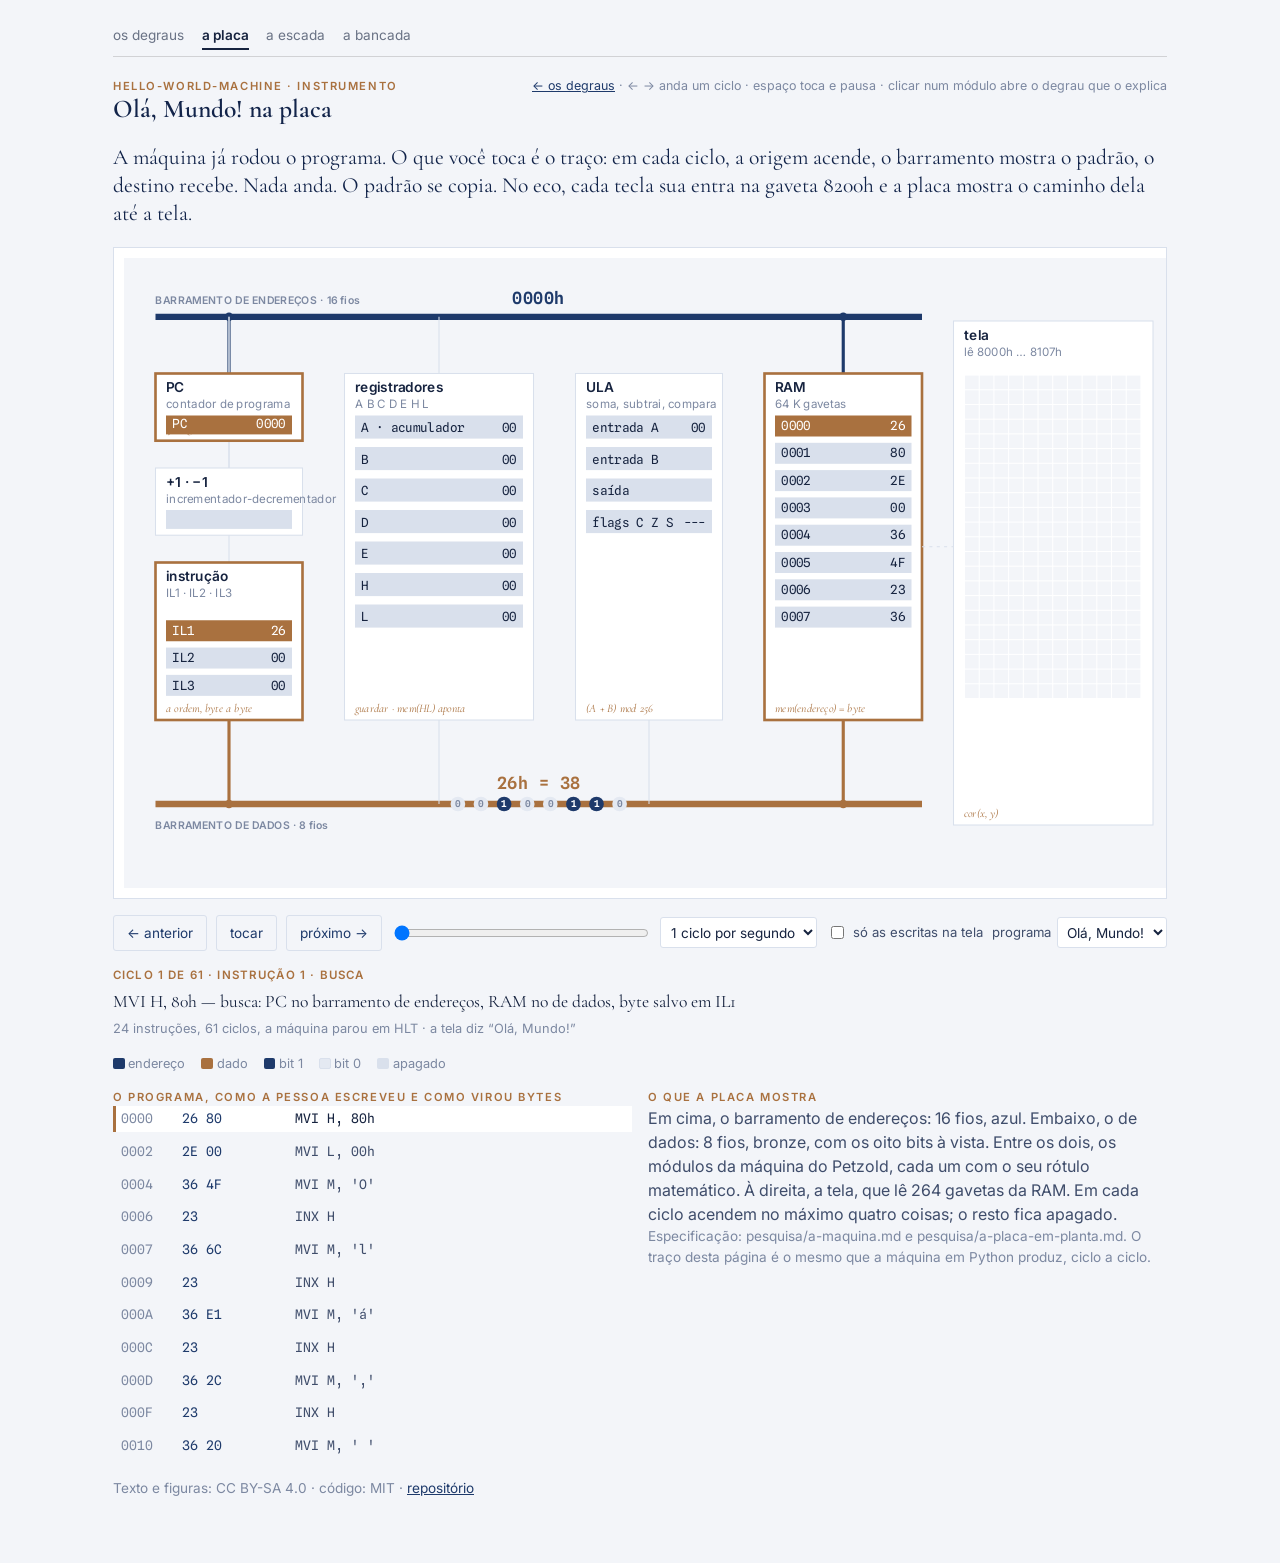
<file: placa.html>
<!doctype html>
<html lang="pt-BR">
<head>
<meta charset="utf-8">
<title>placa</title>
<link rel="canonical" href="pt/placa.html">
<meta name="robots" content="noindex">
<meta http-equiv="refresh" content="0; url=pt/placa.html">
<script>location.replace('pt/placa.html'+location.hash);</script>
</head>
<body><p><a href="pt/placa.html">placa &rarr;</a></p></body>
</html>
</file>
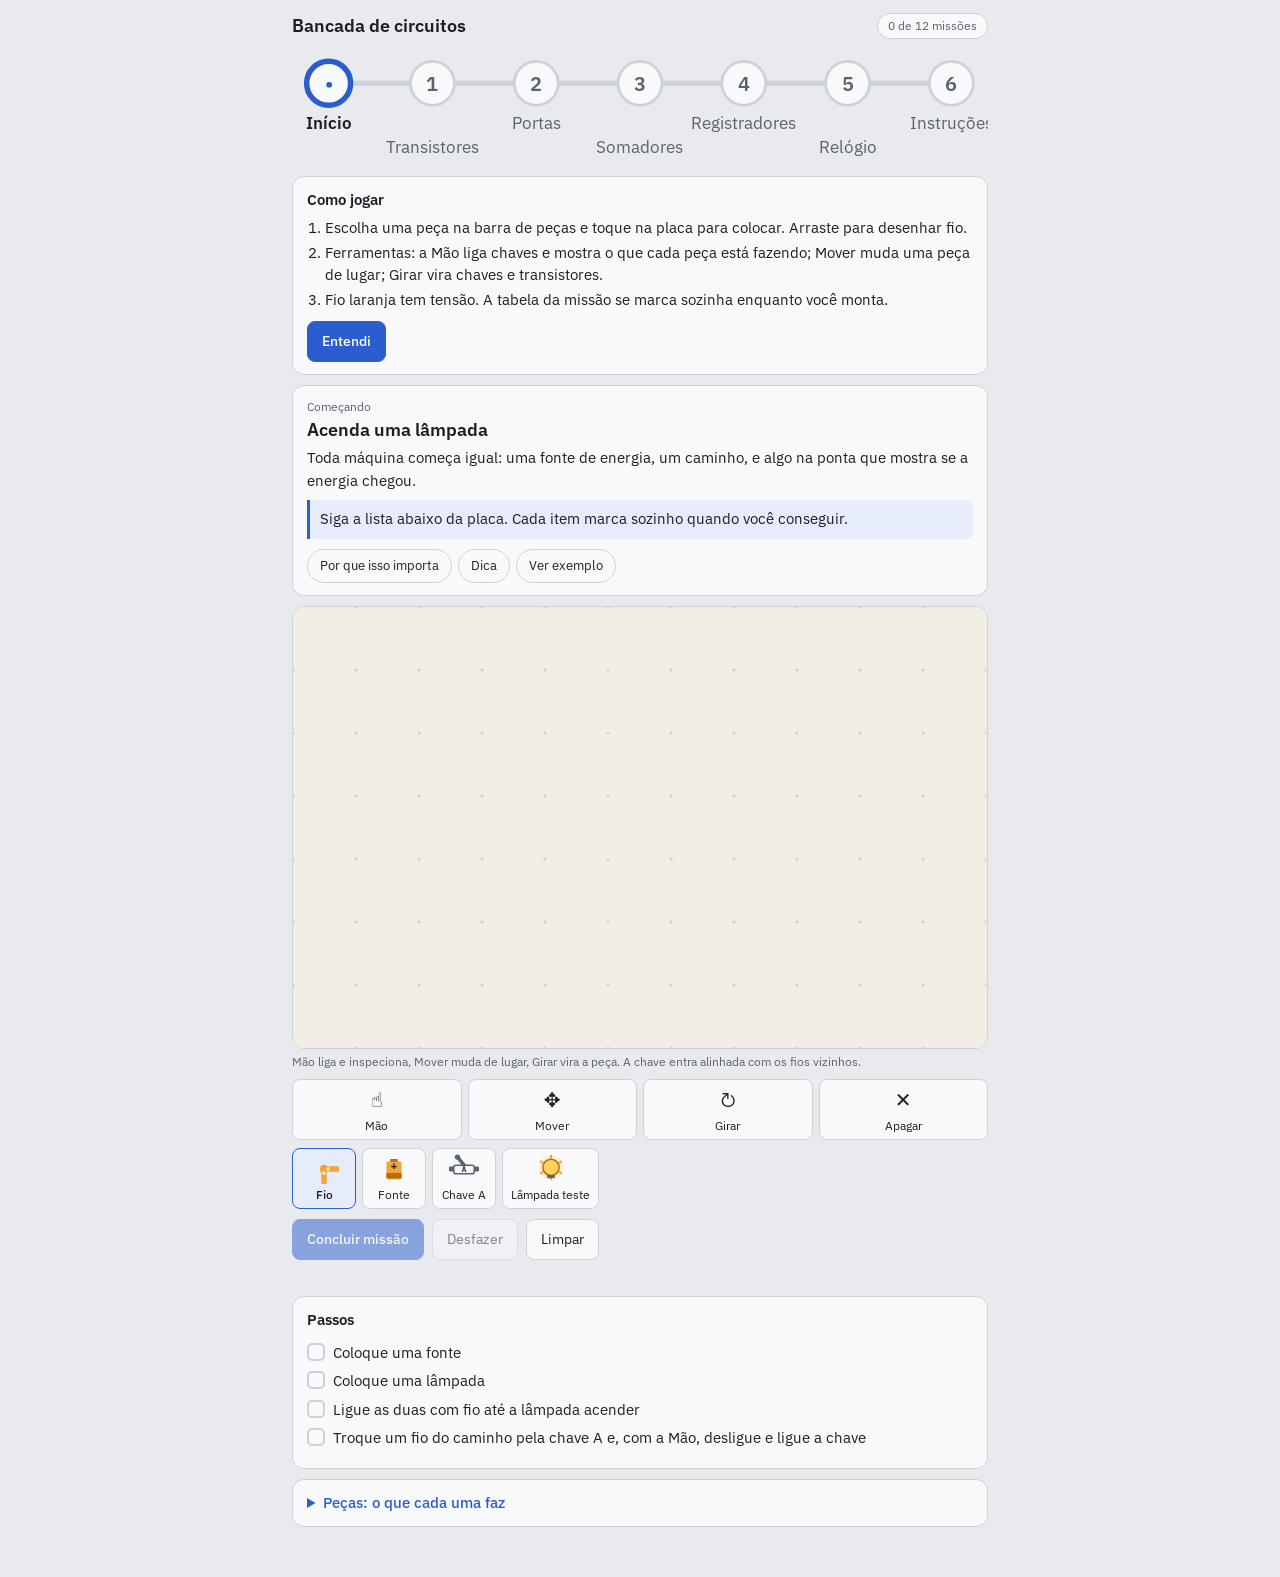
<file: bancada/bancada.html>
<!DOCTYPE html>
<html lang="pt-BR">
<head>
<meta charset="utf-8">
<meta name="viewport" content="width=device-width, initial-scale=1, viewport-fit=cover">
<title>Bancada de circuitos</title>
<link rel="preconnect" href="https://fonts.googleapis.com">
<link href="https://fonts.googleapis.com/css2?family=IBM+Plex+Sans:wght@400;500;600&display=swap" rel="stylesheet">
<style>
:root{
  --bg:#E8EAEE; --paper:#F8F9FB; --board:#F3EEE3; --peg:#D8CFBB; --ink:#1B1F24; --ink2:#5B636E; --line:#CDD2DA;
  --wire:#5A6470; --hot:#F2A33A; --hot2:#B86E07; --spark:#FFE9A8; --lit:#FFD262; --chip:#2F3A4A; --chip2:#1F2733;
  --ok:#2E9E6B; --okbg:#E3F4EB; --bad:#D2452F; --badbg:#FBE7E3; --accent:#2B5DD1; --accentbg:#E6ECFA; --radius:8px;
  box-sizing:border-box; padding-top:env(safe-area-inset-top,0px); padding-bottom:env(safe-area-inset-bottom,0px);
}
@media (prefers-color-scheme: dark){ :root:not([data-theme="light"]){
  --bg:#15181C; --paper:#1E2228; --board:#262A31; --peg:#3B414B; --ink:#E8EAEE; --ink2:#9AA3AE; --line:#353B45;
  --wire:#8F98A3; --hot:#F2A33A; --hot2:#FFC56B; --spark:#FFF1B8; --lit:#FFD262; --chip:#3A4658; --chip2:#2A3340;
  --ok:#4FC28B; --okbg:#1E3328; --bad:#F06C57; --badbg:#3A2320; --accent:#7A9BF2; --accentbg:#252E44;
}}
:root[data-theme="dark"]{
  --bg:#15181C; --paper:#1E2228; --board:#262A31; --peg:#3B414B; --ink:#E8EAEE; --ink2:#9AA3AE; --line:#353B45;
  --wire:#8F98A3; --hot:#F2A33A; --hot2:#FFC56B; --spark:#FFF1B8; --lit:#FFD262; --chip:#3A4658; --chip2:#2A3340;
  --ok:#4FC28B; --okbg:#1E3328; --bad:#F06C57; --badbg:#3A2320; --accent:#7A9BF2; --accentbg:#252E44;
}
html{scroll-padding-top:env(safe-area-inset-top,0px)}
*{box-sizing:border-box}
body{margin:0;background:var(--bg);color:var(--ink);font-family:"IBM Plex Sans",system-ui,-apple-system,"Segoe UI",Roboto,sans-serif;font-size:15px;line-height:1.5}
main{max-width:720px;margin:0 auto;padding:12px 12px 40px}
header{display:flex;align-items:center;justify-content:space-between;gap:12px;margin-bottom:4px}
h1{font-size:18px;font-weight:600;margin:0}
.pill{font-size:12px;color:var(--ink2);border:1px solid var(--line);border-radius:999px;padding:3px 10px;background:var(--paper)}
.trilha{display:block;width:100%;height:auto;margin:2px 0 8px}
.trilha .node{cursor:pointer}
.card{background:var(--paper);border:1px solid var(--line);border-radius:12px;padding:12px 14px;margin-bottom:10px}
.family{font-size:12px;color:var(--ink2);margin:0 0 2px}
.title{font-size:18px;font-weight:600;margin:0 0 6px;line-height:1.3}
.story{margin:0 0 8px}
.task{margin:0;padding:8px 10px;border-left:3px solid var(--accent);background:var(--accentbg);border-radius:0 8px 8px 0}
.row{display:flex;gap:6px;flex-wrap:wrap;margin-top:10px}
.chip{font:inherit;font-size:13px;border:1px solid var(--line);background:var(--paper);color:var(--ink);border-radius:999px;padding:6px 12px;cursor:pointer;min-height:34px}
.chip[aria-expanded="true"]{background:var(--accentbg);border-color:var(--accent)}
.reveal{margin:8px 0 0;font-size:14px;color:var(--ink2);display:none;white-space:pre-line}
.reveal.show{display:block}
#wrap{position:relative;border:1px solid var(--line);border-radius:12px;overflow:hidden;background:var(--board);touch-action:none}
canvas{display:block}
.legend{font-size:12px;color:var(--ink2);margin:4px 0 0}
.palette{display:flex;gap:6px;overflow-x:auto;padding:8px 0 4px;-webkit-overflow-scrolling:touch}
.palette.tools{padding-bottom:0}
.palette.tools button{min-width:70px;flex:1 1 0}
.palette button{flex:0 0 auto;display:flex;flex-direction:column;align-items:center;gap:2px;font:inherit;font-size:12px;color:var(--ink);background:var(--paper);border:1px solid var(--line);border-radius:var(--radius);padding:5px 8px 4px;min-width:64px;cursor:pointer}
.palette button canvas{width:30px;height:30px}
.palette button .sym{font-size:20px;line-height:30px;height:30px}
.palette button[aria-pressed="true"]{border-color:var(--accent);background:var(--accentbg);font-weight:500}
button:focus-visible,select:focus-visible,summary:focus-visible{outline:2px solid var(--accent);outline-offset:2px}
.actions{display:flex;gap:8px;margin:6px 0 10px;flex-wrap:wrap}
.actions button,.btn{font:inherit;font-size:14px;border-radius:var(--radius);padding:9px 14px;border:1px solid var(--line);background:var(--paper);color:var(--ink);cursor:pointer;min-height:40px}
.actions button.primary,.btn.primary{background:var(--accent);border-color:var(--accent);color:#fff;font-weight:500}
.actions button:disabled{opacity:.5;cursor:default}
.hint{font-size:13px;color:var(--ink2);margin:0 0 8px;min-height:1.4em}
.confirm{display:flex;align-items:center;gap:8px;flex-wrap:wrap;background:var(--badbg);border:1px solid var(--bad);border-radius:12px;padding:10px 12px;margin:0 0 10px;font-size:14px}
.confirm[hidden]{display:none}
.confirm span{flex:1 1 160px}
h2{font-size:15px;margin:0 0 6px;font-weight:600}
table{border-collapse:collapse;width:100%;font-size:13px}
th,td{text-align:center;padding:5px 4px;border-bottom:1px solid var(--line)}
th{color:var(--ink2);font-weight:500}
td.ok{background:var(--okbg);color:var(--ok);font-weight:600}
td.bad{background:var(--badbg);color:var(--bad);font-weight:600}
td.wait{color:var(--ink2)}
.live{font-size:12px;color:var(--ink2);margin:6px 0 0}
.readout{display:flex;align-items:center;gap:14px;flex-wrap:wrap;margin:2px 0 4px}
.readout .big{font-size:34px;font-weight:600;min-width:70px;color:var(--hot2)}
.readout .bits{display:flex;gap:4px;flex-wrap:wrap}
.bit{display:flex;flex-direction:column;align-items:center;min-width:28px;padding:3px 2px;border-radius:6px;border:1px solid var(--line);background:var(--paper)}
.bit b{font-size:15px;font-weight:600;color:var(--ink2)}
.bit i{font-style:normal;font-size:10px;color:var(--ink2)}
.bit.on{background:var(--hot);border-color:var(--hot2)} .bit.on b,.bit.on i{color:#1B1F24}
.bit.miss{border-style:dashed}
.check{list-style:none;margin:8px 0 0;padding:0}
.check li{display:flex;gap:8px;align-items:baseline;margin:4px 0}
.check .box{display:inline-block;width:18px;height:18px;border:2px solid var(--line);border-radius:5px;flex:0 0 auto;position:relative;top:3px}
.check li.done .box{background:var(--ok);border-color:var(--ok)}
.check li.done .box::after{content:"";position:absolute;left:5px;top:1px;width:4px;height:9px;border:solid #fff;border-width:0 2px 2px 0;transform:rotate(45deg)}
.check li.done{color:var(--ink2)}
#done{display:none;border-color:var(--ok)}
#done.show{display:block}
.badge{display:inline-flex;align-items:center;gap:8px;background:var(--okbg);color:var(--ok);border-radius:999px;padding:6px 14px;font-weight:600;margin-bottom:8px}
.badge svg{width:18px;height:18px}
@media (prefers-reduced-motion: no-preference){ #done.show .badge{animation:pop .45s cubic-bezier(.2,1.4,.4,1)} }
@keyframes pop{from{transform:scale(.6);opacity:0}to{transform:scale(1);opacity:1}}
.explore{margin:6px 0 0 18px;padding:0;color:var(--ink2);font-size:14px}
.parts{display:grid;grid-template-columns:48px 1fr;gap:6px 10px;align-items:center;margin-top:8px}
.parts canvas{width:44px;height:44px;background:var(--board);border-radius:8px;border:1px solid var(--line)}
.parts p{margin:0;font-size:13px}
.parts p b{font-weight:600}
.onb ol{margin:0 0 10px 18px;padding:0}
.onb li{margin:2px 0}
summary{cursor:pointer;color:var(--accent);font-weight:500}
</style>
</head>
<body>
<main>
<header>
  <h1>Bancada de circuitos</h1>
  <span class="pill" id="progress"></span>
</header>
<svg class="trilha" id="trilha" viewBox="0 0 380 68" role="img" aria-label="Trilha das famílias"></svg>

<section class="card onb" id="onb">
  <h2>Como jogar</h2>
  <ol>
    <li>Escolha uma peça na barra de peças e toque na placa para colocar. Arraste para desenhar fio.</li>
    <li>Ferramentas: a Mão liga chaves e mostra o que cada peça está fazendo; Mover muda uma peça de lugar; Girar vira chaves e transistores.</li>
    <li>Fio laranja tem tensão. A tabela da missão se marca sozinha enquanto você monta.</li>
  </ol>
  <button class="btn primary" id="onbOk">Entendi</button>
</section>

<section class="card" id="missionCard">
  <p class="family" id="mFamily"></p>
  <p class="title" id="mTitle"></p>
  <p class="story" id="mStory"></p>
  <p class="task" id="mTask"></p>
  <div class="row">
    <button class="chip" id="btnWhy" aria-expanded="false">Por que isso importa</button>
    <button class="chip" id="btnHint" aria-expanded="false">Dica</button>
    <button class="chip" id="btnExample">Ver exemplo</button>
  </div>
  <p class="reveal" id="why"></p>
  <p class="reveal" id="hint"></p>
</section>

<div id="wrap"><canvas id="cv" aria-label="Placa de montagem"></canvas></div>
<p class="legend" id="legend"></p>
<div class="palette tools" id="tools" role="toolbar" aria-label="Ferramentas"></div>
<div class="palette" id="palette" role="toolbar" aria-label="Peças"></div>

<div class="actions">
  <button class="primary" id="btnDone">Concluir missão</button>
  <button id="btnUndo">Desfazer</button>
  <button id="btnClear">Limpar</button>
</div>
<p class="hint" id="status"></p>
<div class="confirm" id="confirm" hidden><span id="confirmText"></span><button class="btn" id="confirmNo">Cancelar</button><button class="btn primary" id="confirmYes">Sim</button></div>

<section class="card" id="tableCard">
  <h2 id="tableTitle">Tabela da missão</h2>
  <div id="liveTable"></div>
  <ul class="check" id="checklist"></ul>
  <p class="live" id="liveNote"></p>
</section>

<section class="card" id="done">
  <div class="badge"><svg viewBox="0 0 20 20" aria-hidden="true"><circle cx="10" cy="10" r="9" fill="currentColor" opacity=".18"/><path d="M5.5 10.5l3 3 6-6.5" fill="none" stroke="currentColor" stroke-width="2.2" stroke-linecap="round" stroke-linejoin="round"/></svg><span id="doneText"></span></div>
  <p id="doneBody" style="margin:0 0 6px"></p>
  <ul class="explore" id="explore"></ul>
  <div class="row"><button class="btn primary" id="btnNext">Próxima missão</button></div>
</section>

<section class="card">
  <details>
    <summary>Peças: o que cada uma faz</summary>
    <div class="parts" id="partsGrid"></div>
  </details>
</section>
</main>

<script>
(function(){
"use strict";
const EXAMPLES={"tut": [{"t": "src", "x": 2, "y": 3}, {"t": "wire", "x": 3, "y": 3}, {"t": "sw", "x": 4, "y": 3, "lbl": "A", "r": 0}, {"t": "wire", "x": 5, "y": 3}, {"t": "lamp", "x": 6, "y": 3, "lbl": ""}], "t1": [{"t": "src", "x": 1, "y": 4}, {"t": "wire", "x": 2, "y": 4}, {"t": "tn", "x": 3, "y": 4, "r": 0}, {"t": "wire", "x": 4, "y": 4}, {"t": "lamp", "x": 5, "y": 4, "lbl": "S"}, {"t": "src", "x": 3, "y": 2}, {"t": "sw", "x": 3, "y": 3, "lbl": "A", "r": 1}], "g-and": [{"t": "src", "x": 1, "y": 4}, {"t": "wire", "x": 2, "y": 4}, {"t": "tn", "x": 3, "y": 4, "r": 0}, {"t": "wire", "x": 4, "y": 4}, {"t": "tn", "x": 5, "y": 4, "r": 0}, {"t": "wire", "x": 6, "y": 4}, {"t": "lamp", "x": 7, "y": 4, "lbl": "S"}, {"t": "src", "x": 3, "y": 2}, {"t": "sw", "x": 3, "y": 3, "lbl": "A", "r": 1}, {"t": "src", "x": 5, "y": 2}, {"t": "sw", "x": 5, "y": 3, "lbl": "B", "r": 1}], "g-or": [{"t": "src", "x": 1, "y": 4}, {"t": "wire", "x": 2, "y": 4}, {"t": "wire", "x": 2, "y": 3}, {"t": "wire", "x": 2, "y": 5}, {"t": "tn", "x": 3, "y": 3, "r": 0}, {"t": "sw", "x": 3, "y": 2, "lbl": "A", "r": 1}, {"t": "src", "x": 3, "y": 1}, {"t": "tn", "x": 3, "y": 5, "r": 2}, {"t": "sw", "x": 3, "y": 6, "lbl": "B", "r": 1}, {"t": "src", "x": 3, "y": 7}, {"t": "wire", "x": 4, "y": 3}, {"t": "wire", "x": 4, "y": 5}, {"t": "wire", "x": 4, "y": 4}, {"t": "wire", "x": 5, "y": 4}, {"t": "lamp", "x": 6, "y": 4, "lbl": "S"}], "g-not": [{"t": "src", "x": 1, "y": 4}, {"t": "wire", "x": 2, "y": 4}, {"t": "tp", "x": 3, "y": 4, "r": 0}, {"t": "wire", "x": 4, "y": 4}, {"t": "lamp", "x": 5, "y": 4, "lbl": "S"}, {"t": "src", "x": 3, "y": 2}, {"t": "sw", "x": 3, "y": 3, "lbl": "A", "r": 1}], "add": [{"t": "src", "x": 2, "y": 2}, {"t": "wire", "x": 3, "y": 2}, {"t": "tn", "x": 4, "y": 2, "r": 0}, {"t": "wire", "x": 5, "y": 2}, {"t": "tn", "x": 6, "y": 2, "r": 0}, {"t": "wire", "x": 7, "y": 2}, {"t": "lamp", "x": 8, "y": 2, "lbl": "C"}, {"t": "src", "x": 4, "y": 0}, {"t": "sw", "x": 4, "y": 1, "lbl": "A", "r": 1}, {"t": "src", "x": 6, "y": 0}, {"t": "sw", "x": 6, "y": 1, "lbl": "B", "r": 1}, {"t": "src", "x": 1, "y": 3}, {"t": "tn", "x": 1, "y": 4, "r": 3}, {"t": "wire", "x": 1, "y": 5}, {"t": "tn", "x": 1, "y": 6, "r": 3}, {"t": "src", "x": 1, "y": 7}, {"t": "src", "x": 0, "y": 2}, {"t": "sw", "x": 0, "y": 3, "lbl": "A", "r": 1}, {"t": "wire", "x": 0, "y": 4}, {"t": "wire", "x": 0, "y": 6}, {"t": "sw", "x": 0, "y": 7, "lbl": "B", "r": 1}, {"t": "src", "x": 0, "y": 8}, {"t": "wire", "x": 2, "y": 5}, {"t": "wire", "x": 3, "y": 5}, {"t": "wire", "x": 4, "y": 5}, {"t": "tn", "x": 5, "y": 5, "r": 2}, {"t": "wire", "x": 6, "y": 5}, {"t": "lamp", "x": 6, "y": 4, "lbl": "S"}, {"t": "src", "x": 10, "y": 3}, {"t": "tp", "x": 10, "y": 4, "r": 1}, {"t": "wire", "x": 10, "y": 5}, {"t": "tp", "x": 10, "y": 6, "r": 1}, {"t": "src", "x": 10, "y": 7}, {"t": "src", "x": 11, "y": 2}, {"t": "sw", "x": 11, "y": 3, "lbl": "A", "r": 1}, {"t": "wire", "x": 11, "y": 4}, {"t": "wire", "x": 11, "y": 6}, {"t": "sw", "x": 11, "y": 7, "lbl": "B", "r": 1}, {"t": "src", "x": 11, "y": 8}, {"t": "wire", "x": 9, "y": 5}, {"t": "wire", "x": 9, "y": 6}, {"t": "wire", "x": 8, "y": 6}, {"t": "wire", "x": 8, "y": 7}, {"t": "wire", "x": 7, "y": 7}, {"t": "wire", "x": 6, "y": 7}, {"t": "wire", "x": 5, "y": 7}, {"t": "wire", "x": 5, "y": 6}], "reg": [{"t": "src", "x": 0, "y": 2}, {"t": "wire", "x": 1, "y": 2}, {"t": "tn", "x": 2, "y": 2, "r": 0}, {"t": "wire", "x": 3, "y": 2}, {"t": "tn", "x": 4, "y": 2, "r": 0}, {"t": "wire", "x": 5, "y": 2}, {"t": "src", "x": 2, "y": 0}, {"t": "sw", "x": 2, "y": 1, "lbl": "G", "r": 1}, {"t": "src", "x": 4, "y": 0}, {"t": "sw", "x": 4, "y": 1, "lbl": "D", "r": 1}, {"t": "wire", "x": 5, "y": 3}, {"t": "wire", "x": 5, "y": 4}, {"t": "wire", "x": 5, "y": 5}, {"t": "wire", "x": 5, "y": 6}, {"t": "wire", "x": 5, "y": 7}, {"t": "lamp", "x": 6, "y": 3, "lbl": "Q"}, {"t": "src", "x": 0, "y": 6}, {"t": "wire", "x": 1, "y": 6}, {"t": "tp", "x": 2, "y": 6, "r": 2}, {"t": "wire", "x": 3, "y": 6}, {"t": "tn", "x": 4, "y": 6, "r": 2}, {"t": "wire", "x": 4, "y": 7}, {"t": "sw", "x": 2, "y": 7, "lbl": "G", "r": 1}, {"t": "src", "x": 2, "y": 8}], "clk": [{"t": "clk", "x": 2, "y": 3}, {"t": "wire", "x": 3, "y": 3}, {"t": "lamp", "x": 4, "y": 3, "lbl": "L"}], "ins": [{"t": "src", "x": 0, "y": 2}, {"t": "wire", "x": 1, "y": 2}, {"t": "tn", "x": 2, "y": 2, "r": 0}, {"t": "wire", "x": 3, "y": 2}, {"t": "tn", "x": 4, "y": 2, "r": 0}, {"t": "wire", "x": 5, "y": 2}, {"t": "src", "x": 2, "y": 0}, {"t": "sw", "x": 2, "y": 1, "lbl": "A", "r": 1}, {"t": "src", "x": 4, "y": 0}, {"t": "sw", "x": 4, "y": 1, "lbl": "B", "r": 1}, {"t": "wire", "x": 5, "y": 3}, {"t": "tp", "x": 5, "y": 4, "r": 1}, {"t": "sw", "x": 6, "y": 4, "lbl": "I", "r": 0}, {"t": "src", "x": 7, "y": 4}, {"t": "wire", "x": 5, "y": 5}, {"t": "lamp", "x": 4, "y": 5, "lbl": "S"}, {"t": "tn", "x": 5, "y": 6, "r": 1}, {"t": "sw", "x": 6, "y": 6, "lbl": "I", "r": 0}, {"t": "src", "x": 7, "y": 6}, {"t": "wire", "x": 5, "y": 7}, {"t": "wire", "x": 4, "y": 7}, {"t": "wire", "x": 4, "y": 8}, {"t": "wire", "x": 3, "y": 8}, {"t": "src", "x": 1, "y": 8}, {"t": "tn", "x": 2, "y": 8, "r": 2}, {"t": "sw", "x": 2, "y": 9, "lbl": "A", "r": 1}, {"t": "src", "x": 2, "y": 10}, {"t": "tn", "x": 5, "y": 8, "r": 2}, {"t": "sw", "x": 5, "y": 9, "lbl": "B", "r": 1}, {"t": "src", "x": 5, "y": 10}, {"t": "src", "x": 6, "y": 8}], "bin": [{"t": "lamp", "x": 1, "y": 1, "lbl": "128"}, {"t": "sw", "x": 1, "y": 2, "r": 1, "lbl": ""}, {"t": "src", "x": 1, "y": 3}, {"t": "lamp", "x": 2, "y": 1, "lbl": "64"}, {"t": "sw", "x": 2, "y": 2, "r": 1, "lbl": ""}, {"t": "src", "x": 2, "y": 3}, {"t": "lamp", "x": 3, "y": 1, "lbl": "32"}, {"t": "sw", "x": 3, "y": 2, "r": 1, "lbl": ""}, {"t": "src", "x": 3, "y": 3}, {"t": "lamp", "x": 4, "y": 1, "lbl": "16"}, {"t": "sw", "x": 4, "y": 2, "r": 1, "lbl": ""}, {"t": "src", "x": 4, "y": 3}, {"t": "lamp", "x": 5, "y": 1, "lbl": "8"}, {"t": "sw", "x": 5, "y": 2, "r": 1, "lbl": ""}, {"t": "src", "x": 5, "y": 3}, {"t": "lamp", "x": 6, "y": 1, "lbl": "4"}, {"t": "sw", "x": 6, "y": 2, "r": 1, "lbl": ""}, {"t": "src", "x": 6, "y": 3}, {"t": "lamp", "x": 7, "y": 1, "lbl": "2"}, {"t": "sw", "x": 7, "y": 2, "r": 1, "lbl": ""}, {"t": "src", "x": 7, "y": 3}, {"t": "lamp", "x": 8, "y": 1, "lbl": "1"}, {"t": "sw", "x": 8, "y": 2, "r": 1, "lbl": ""}, {"t": "src", "x": 8, "y": 3}], "b16": [{"t": "lamp", "x": 1, "y": 1, "lbl": "32768"}, {"t": "sw", "x": 1, "y": 2, "r": 1, "lbl": ""}, {"t": "src", "x": 1, "y": 3}, {"t": "lamp", "x": 2, "y": 1, "lbl": "16384"}, {"t": "sw", "x": 2, "y": 2, "r": 1, "lbl": ""}, {"t": "src", "x": 2, "y": 3}, {"t": "lamp", "x": 3, "y": 1, "lbl": "8192"}, {"t": "sw", "x": 3, "y": 2, "r": 1, "lbl": ""}, {"t": "src", "x": 3, "y": 3}, {"t": "lamp", "x": 4, "y": 1, "lbl": "4096"}, {"t": "sw", "x": 4, "y": 2, "r": 1, "lbl": ""}, {"t": "src", "x": 4, "y": 3}, {"t": "lamp", "x": 5, "y": 1, "lbl": "2048"}, {"t": "sw", "x": 5, "y": 2, "r": 1, "lbl": ""}, {"t": "src", "x": 5, "y": 3}, {"t": "lamp", "x": 6, "y": 1, "lbl": "1024"}, {"t": "sw", "x": 6, "y": 2, "r": 1, "lbl": ""}, {"t": "src", "x": 6, "y": 3}, {"t": "lamp", "x": 7, "y": 1, "lbl": "512"}, {"t": "sw", "x": 7, "y": 2, "r": 1, "lbl": ""}, {"t": "src", "x": 7, "y": 3}, {"t": "lamp", "x": 8, "y": 1, "lbl": "256"}, {"t": "sw", "x": 8, "y": 2, "r": 1, "lbl": ""}, {"t": "src", "x": 8, "y": 3}, {"t": "lamp", "x": 1, "y": 5, "lbl": "128"}, {"t": "sw", "x": 1, "y": 6, "r": 1, "lbl": ""}, {"t": "src", "x": 1, "y": 7}, {"t": "lamp", "x": 2, "y": 5, "lbl": "64"}, {"t": "sw", "x": 2, "y": 6, "r": 1, "lbl": ""}, {"t": "src", "x": 2, "y": 7}, {"t": "lamp", "x": 3, "y": 5, "lbl": "32"}, {"t": "sw", "x": 3, "y": 6, "r": 1, "lbl": ""}, {"t": "src", "x": 3, "y": 7}, {"t": "lamp", "x": 4, "y": 5, "lbl": "16"}, {"t": "sw", "x": 4, "y": 6, "r": 1, "lbl": ""}, {"t": "src", "x": 4, "y": 7}, {"t": "lamp", "x": 5, "y": 5, "lbl": "8"}, {"t": "sw", "x": 5, "y": 6, "r": 1, "lbl": ""}, {"t": "src", "x": 5, "y": 7}, {"t": "lamp", "x": 6, "y": 5, "lbl": "4"}, {"t": "sw", "x": 6, "y": 6, "r": 1, "lbl": ""}, {"t": "src", "x": 6, "y": 7}, {"t": "lamp", "x": 7, "y": 5, "lbl": "2"}, {"t": "sw", "x": 7, "y": 6, "r": 1, "lbl": ""}, {"t": "src", "x": 7, "y": 7}, {"t": "lamp", "x": 8, "y": 5, "lbl": "1"}, {"t": "sw", "x": 8, "y": 6, "r": 1, "lbl": ""}, {"t": "src", "x": 8, "y": 7}], "flt": [{"t": "lamp", "x": 1, "y": 1, "lbl": "m8"}, {"t": "sw", "x": 1, "y": 2, "r": 1, "lbl": ""}, {"t": "src", "x": 1, "y": 3}, {"t": "lamp", "x": 2, "y": 1, "lbl": "m4"}, {"t": "sw", "x": 2, "y": 2, "r": 1, "lbl": ""}, {"t": "src", "x": 2, "y": 3}, {"t": "lamp", "x": 3, "y": 1, "lbl": "m2"}, {"t": "sw", "x": 3, "y": 2, "r": 1, "lbl": ""}, {"t": "src", "x": 3, "y": 3}, {"t": "lamp", "x": 4, "y": 1, "lbl": "m1"}, {"t": "sw", "x": 4, "y": 2, "r": 1, "lbl": ""}, {"t": "src", "x": 4, "y": 3}, {"t": "lamp", "x": 6, "y": 1, "lbl": "e8"}, {"t": "sw", "x": 6, "y": 2, "r": 1, "lbl": ""}, {"t": "src", "x": 6, "y": 3}, {"t": "lamp", "x": 7, "y": 1, "lbl": "e4"}, {"t": "sw", "x": 7, "y": 2, "r": 1, "lbl": ""}, {"t": "src", "x": 7, "y": 3}, {"t": "lamp", "x": 8, "y": 1, "lbl": "e2"}, {"t": "sw", "x": 8, "y": 2, "r": 1, "lbl": ""}, {"t": "src", "x": 8, "y": 3}, {"t": "lamp", "x": 9, "y": 1, "lbl": "e1"}, {"t": "sw", "x": 9, "y": 2, "r": 1, "lbl": ""}, {"t": "src", "x": 9, "y": 3}]};
const DX=[0,1,0,-1],DY=[-1,0,1,0];
const opp=d=>(d+2)%4;

/* ================= missions ================= */
const missions=[
 {id:"tut",fam:0,cols:11,rows:7,family:"Começando",title:"Acenda uma lâmpada",
  story:"Toda máquina começa igual: uma fonte de energia, um caminho, e algo na ponta que mostra se a energia chegou.",
  task:"Siga a lista abaixo da placa. Cada item marca sozinho quando você conseguir.",
  why:"O computador inteiro é isso em escala: bilhões de caminhos que ou levam tensão ou não. Lâmpada acesa é 1, apagada é 0.",
  hints:["Fonte, dois fios, lâmpada, tudo em linha.","Depois toque num fio do meio com a ferramenta Chave A: ela entra no lugar do fio, já alinhada. Com a Mão, toque na chave para ligar."],
  inputs:["A"],outputs:[],tutorial:true,
  checks:[
   {t:"Coloque uma fonte",f:s=>s.src>0},
   {t:"Coloque uma lâmpada",f:s=>s.lamp>0},
   {t:"Ligue as duas com fio até a lâmpada acender",f:s=>s.everLit},
   {t:"Troque um fio do caminho pela chave A e, com a Mão, desligue e ligue a chave",f:s=>s.swA>0&&s.toggled}
  ],
  explore:["Coloque duas lâmpadas no mesmo fio. As duas acendem?","Faça um caminho longo e cheio de curvas. A tensão se importa com a distância?"]},
 {id:"bin",fam:0,cols:10,rows:7,family:"Começando",title:"A máquina de binário",
  story:"Oito lâmpadas em fila, cada uma valendo o dobro da vizinha da direita: 128, 64, 32, 16, 8, 4, 2, 1. Um número é só o padrão de acesas e apagadas.",
  task:"Monte as oito saídas, cada uma com sua chave e sua fonte. Depois escreva 149 e, em seguida, 203. A placa mostra ao vivo o número que está escrito.",
  why:"É assim que todo número vive dentro do computador: um grupo de fios, cada um ligado ou desligado. Oito fios é um byte, e dá para escrever de 0 até 255.",
  hints:["Para cada saída, uma coluna: saída em cima, chave no meio, fonte embaixo. Use a ferramenta Saída repetidas vezes: ela coloca 128, 64, 32... na ordem. O monitor na placa mostra o número ao vivo.","Para escrever um número, vá da esquerda pra direita perguntando 'cabe?'. 149: 128 cabe (sobra 21), 64 não, 32 não, 16 cabe (sobra 5), 8 não, 4 cabe (sobra 1), 2 não, 1 cabe."],
  inputs:[],outputs:["128","64","32","16","8","4","2","1"],binary:true,numMode:"int",monitorY:5.3,genericSw:true,tutorial:true,
  checks:[
   {t:"Coloque as oito saídas, de 128 até 1",f:s=>s.binAll},
   {t:"Cada saída com uma chave e uma fonte (ligue uma e veja a saída acender)",f:s=>s.binLit},
   {t:"Escreva 149",f:s=>s.seen149},
   {t:"Escreva 203",f:s=>s.seen203}
  ],
  explore:["Qual é o maior número que cabe nas oito lâmpadas? Ligue todas e veja.","Escreva um número e some 1 de cabeça: qual chave muda? E quando a lâmpada do 1 já está acesa?","Com três lâmpadas só (4, 2, 1), conte de 0 até 7 ligando e desligando."]},
 {id:"b16",fam:0,cols:10,rows:11,family:"Começando",title:"16 bits: dois bytes",
  story:"Mesma fila, só que mais comprida: 16 lâmpadas. Não cabem numa linha, então dividimos em duas. O byte de cima vale 256 vezes o de baixo: sua lâmpada mais fraca vale 256.",
  task:"Monte as 16 saídas (a ferramenta Saída coloca 32768 primeiro). Escreva 1.000, depois 65.535, depois qualquer número que precise de exatamente 12 lâmpadas. O monitor mostra quantas lâmpadas o número usa.",
  why:"Quantas lâmpadas um número precisa é o log₂ dele: cada lâmpada a mais dobra o alcance. 32 lâmpadas passam de 4 bilhões; 64 chegam a 18 quintilhões. O número cresce exponencialmente, a fila cresce só linearmente.",
  hints:["Mesma regra do 'cabe?', começando do 32768: 1000 não cabe em nenhuma do byte de cima até o 512. 512 cabe (sobra 488), 256 cabe (232), 128 (104), 64 (40), 32 (8), 8 cabe.","Precisar de exatamente 12 lâmpadas = a lâmpada acesa mais alta é a 2048 (a 12ª contando da direita). Qualquer número entre 2048 e 4095 serve."],
  inputs:[],outputs:["32768","16384","8192","4096","2048","1024","512","256","128","64","32","16","8","4","2","1"],binary:true,numMode:"int",monitorY:9.4,genericSw:true,tutorial:true,
  checks:[
   {t:"Coloque as 16 saídas, de 32768 até 1",f:s=>s.binAll},
   {t:"Escreva 1.000",f:s=>s.seen.has("v:1000")},
   {t:"Escreva 65.535 (todas acesas)",f:s=>s.seen.has("v:65535")},
   {t:"Escreva um número que precise de exatamente 12 lâmpadas",f:s=>s.seen.has("k:12")}
  ],
  explore:["Um milhão precisaria de quantas lâmpadas? Dobre o 1 até passar de um milhão e conte.","Ligue só a lâmpada 256: é o 'cutucão' que o byte de baixo dá no de cima quando passa de 255.","Com 16 lâmpadas existem 65.536 padrões. Com 17? Com 20?"]},
 {id:"flt",fam:0,cols:11,rows:8,family:"Começando",title:"Ponto flutuante: a régua que se estica",
  story:"Notação científica em binário. Em vez de escrever o número inteiro, guardamos os dígitos (M) e o expoente (E), como em 6,02 × 10²³. O valor é M × 2 elevado a E.",
  task:"Monte as 8 saídas: quatro de dígitos (m8, m4, m2, m1) e quatro de expoente (e8, e4, e2, e1). Escreva 96. Tente 100 e veja que não existe; escreva 104. Por fim, o maior número possível.",
  why:"É assim que 64 bits guardam números até 10³⁰⁸: poucos dígitos e um expoente que diz quantas casas andar. O preço: entre dois números vizinhos há um vão, e ele cresce junto com o expoente. O monitor mostra esse vão.",
  hints:["96 = 12 × 8. Doze é 8 + 4 (acenda m8 e m4). Oito é 2³, então E = 3 (acenda e2 e e1).","Com E = 3 a régua anda de 8 em 8: 96, 104, 112... O 100 cai no vão. O maior número: todos os dígitos (15) e o maior expoente (15): 15 × 32768 = 491.520, com só 8 lâmpadas."],
  inputs:[],outputs:["m8","m4","m2","m1","e8","e4","e2","e1"],binary:true,numMode:"float",monitorY:5.9,genericSw:true,tutorial:true,
  checks:[
   {t:"Coloque as 8 saídas: m8, m4, m2, m1 e e8, e4, e2, e1",f:s=>s.binAll},
   {t:"Escreva 96 (veja o vão de 8 no monitor)",f:s=>s.seen.has("v:96")},
   {t:"Escreva 104, o vizinho de 96",f:s=>s.seen.has("v:104")},
   {t:"Escreva o maior número possível, 491.520",f:s=>s.seen.has("v:491520")}
  ],
  explore:["Escreva 3 com E = 0 e depois tente 3 com E = 1. Dá o mesmo número? Qual é o vão em cada caso?","Com E = 15, qual é o menor passo entre dois números vizinhos?","Compare: 8 lâmpadas de inteiro vão até 255 sem vão nenhum; 8 lâmpadas flutuantes vão até 491.520 cheias de vãos. Quando cada uma é melhor?"]},
 {id:"t1",fam:1,cols:11,rows:7,family:"1. Transistores",title:"O interruptor sem dedo",
  story:"Um transistor é um interruptor com um eletroímã no lugar do dedo. Tensão no fio de controle: o ímã puxa a lâmina e fecha o caminho. Sem tensão: a lâmina solta e abre.",
  task:"A lâmpada S acende só quando a chave A está ligada, mas a chave não pode estar no caminho da lâmpada: ela só alimenta o eletroímã de um transistor N.",
  why:"É a única coisa que um processador sabe fazer de verdade: um fio com tensão fechando outro caminho. Tudo o mais é isso repetido bilhões de vezes.",
  hints:["Duas linhas separadas: uma leva a fonte até a lâmpada passando pelo transistor; a outra leva outra fonte até a chave A, que encosta no lado da bolinha.","Em cima do transistor N: chave A, e acima dela uma fonte. Se a bobina não estiver virada pra chave, use Girar no transistor."],
  inputs:["A"],outputs:["S"],minT:1,
  steps:[{in:{A:0},out:{S:0}},{in:{A:1},out:{S:1}}],
  explore:["Troque o N por um P. O que acontece com a tabela?","Ponha um segundo transistor N em fila no mesmo caminho, controlado pela mesma chave A."]},
 {id:"g-and",fam:2,cols:11,rows:7,family:"2. Portas lógicas",title:"Porta E",
  story:"Dois interruptores em fila no mesmo fio: a lâmpada só acende se os dois fecharem.",
  task:"S acende apenas quando A e B estão ligadas. Use transistores; as chaves ficam fora do caminho da lâmpada.",
  why:"Toda vez que o computador precisa de 'isto E aquilo' (as duas senhas conferem, os dois bits são 1), é esta porta.",
  hints:["Fonte, transistor N, transistor N, lâmpada S, tudo em linha.","Cada transistor com sua própria chave em cima: A em cima do primeiro, B em cima do segundo, cada chave com uma fonte acima."],
  inputs:["A","B"],outputs:["S"],minT:2,
  steps:[{in:{A:0,B:0},out:{S:0}},{in:{A:1,B:0},out:{S:0}},{in:{A:0,B:1},out:{S:0}},{in:{A:1,B:1},out:{S:1}}],
  explore:["Acrescente um terceiro transistor em fila com a chave A de novo. Muda algo?","Troque os dois N por P. Que porta vira? Olhe a tabela."]},
 {id:"g-or",fam:2,cols:10,rows:9,family:"2. Portas lógicas",title:"Porta OU",
  story:"Dois interruptores lado a lado, em caminhos paralelos: basta um fechar.",
  task:"S acende se A ou B (ou as duas) estiverem ligadas.",
  why:"'Qualquer um serve': uma tecla ou outra, um erro ou outro. É a porta das alternativas.",
  hints:["Da fonte saem dois caminhos, um com um transistor N controlado por A e outro com um N controlado por B. Os dois caminhos se juntam antes da lâmpada.","Um fio sobe e outro desce a partir da fonte; cada ramo tem seu transistor; depois dos transistores os fios voltam a se encontrar."],
  inputs:["A","B"],outputs:["S"],minT:2,
  steps:[{in:{A:0,B:0},out:{S:0}},{in:{A:1,B:0},out:{S:1}},{in:{A:0,B:1},out:{S:1}},{in:{A:1,B:1},out:{S:1}}],
  explore:["Troque os dois N por P. Compare com a tabela da porta E com P.","Dá pra fazer um OU com três entradas? Use a chave A duas vezes."]},
 {id:"g-not",fam:2,cols:11,rows:7,family:"2. Portas lógicas",title:"Porta NÃO",
  story:"Um interruptor que fecha quando ninguém aperta e abre quando apertam. Isso é o transistor P.",
  task:"S acende quando A está desligada, e apaga quando A liga.",
  why:"Sem inversão não existe comparação nem decisão. Com E, OU e NÃO dá pra construir qualquer circuito que exista.",
  hints:["É a missão do transistor, trocando N por P.","Fonte, transistor P, lâmpada. Chave A em cima do P, fonte em cima da chave."],
  inputs:["A"],outputs:["S"],minT:1,
  steps:[{in:{A:0},out:{S:1}},{in:{A:1},out:{S:0}}],
  explore:["Ponha um P e um N em fila, os dois controlados por A. A lâmpada acende alguma vez?","Faça um NÃO do NÃO: a saída do P alimentando o controle de outro P."]},
 {id:"add",fam:3,cols:12,rows:9,family:"3. Somadores",title:"Somador de 1 bit",
  story:"Um dedo só: 1 + 1 não cabe, então o dedo abaixa e cutuca o vizinho. Duas saídas: o dedo (soma) e o cutucão (vai-um).",
  task:"Com A e B: C (vai-um) acende só com os dois ligados; S (soma) acende quando exatamente um está ligado.",
  why:"Enfileire oito desses, com o vai-um de cada um entrando no vizinho, e você tem a conta que o processador faz bilhões de vezes por segundo.",
  hints:["C é a porta E que você já fez. S é mais chata: acende quando OU está acesa mas E não está.","Monte um OU (dois N em paralelo) e um NÃO-E (dois P em paralelo). A saída do OU passa por um transistor N cujo controle é o fio do NÃO-E. A mesma chave pode aparecer em vários lugares: todas as chaves A ligam juntas."],
  inputs:["A","B"],outputs:["S","C"],minT:4,
  steps:[{in:{A:0,B:0},out:{S:0,C:0}},{in:{A:1,B:0},out:{S:1,C:0}},{in:{A:0,B:1},out:{S:1,C:0}},{in:{A:1,B:1},out:{S:0,C:1}}],
  explore:["Com a Mão, ligue A e B e siga o fio laranja desde cada fonte até onde ele para.","A lâmpada S lendo 'dedo' e C lendo 'cutucão': qual número as duas juntas mostram quando A=1 e B=1?"]},
 {id:"reg",fam:4,cols:11,rows:9,family:"4. Registradores",title:"Uma gaveta de 1 bit",
  story:"Um fio que segura o próprio interruptor: depois que recebe tensão, ele mesmo mantém o caminho fechado. Assim um número fica guardado.",
  task:"D é o dado, G é 'gravar'. Com G ligada, Q copia D. Com G desligada, Q fica como estava, mesmo que D mude.",
  why:"Cada registrador e cada célula de memória do computador é uma variação disto: um fio que se mantém sozinho até alguém mandar gravar outra coisa.",
  hints:["São dois caminhos até Q. Um só funciona com G ligada e copia D. O outro só funciona com G desligada e copia o próprio Q.","Caminho 1: fonte, N (controle G), N (controle D), Q. Caminho 2: fonte, P (controle G), N cujo controle encosta num fio do próprio Q. Os dois chegam no mesmo fio de Q."],
  inputs:["D","G"],outputs:["Q"],minT:3,
  steps:[{in:{D:0,G:1},out:{Q:0}},{in:{D:1,G:1},out:{Q:1}},{in:{D:1,G:0},out:{Q:1}},{in:{D:0,G:0},out:{Q:1}},{in:{D:0,G:1},out:{Q:0}},{in:{D:1,G:0},out:{Q:0}}],
  explore:["Com a Mão: ligue G, ligue D, desligue G, desligue D. Q continua acesa? Agora ligue G de novo.","Apague o fio que volta de Q para o controle. O que a gaveta esquece?"]},
 {id:"clk",fam:5,cols:11,rows:7,family:"5. Relógio",title:"O pulso",
  story:"Um fio que liga e desliga sozinho, sem parar. Cada pulso é um 'agora pode' para o resto da máquina.",
  task:"Coloque um relógio e faça a lâmpada L piscar com ele.",
  why:"Sem o relógio, todas as partes trabalhariam ao mesmo tempo e se atropelariam. O pulso é o que põe as instruções em fila, uma de cada vez.",
  hints:["Relógio, fio, lâmpada L. O relógio já é uma fonte que pisca.","Depois experimente: relógio no controle de um transistor N, e uma fonte normal passando por ele até a lâmpada."],
  inputs:[],outputs:["L"],minT:0,needClk:true,
  steps:[{in:{},clk:1,out:{L:1}},{in:{},clk:0,out:{L:0}}],
  explore:["Ponha o relógio no controle de um transistor P. A lâmpada pisca ao contrário?","Ligue o relógio na chave G da sua gaveta de 1 bit (missão anterior). O que acontece com Q?"]},
 {id:"ins",fam:6,cols:12,rows:11,family:"6. Instruções",title:"Um número escolhe o circuito",
  story:"Uma instrução é só um número ligado em chaves de trem: ele abre o caminho até um circuito e fecha os outros. Nada lê o número; os fios dele encaixam.",
  task:"I é a instrução. Com I desligada, S = A E B. Com I ligada, S = A OU B.",
  why:"Isto é um processador em miniatura: dois circuitos prontos e um número decidindo qual deles chega na saída. Com mais bits de instrução, mais circuitos pra escolher.",
  hints:["Monte a porta E e a porta OU separadas, cada uma com suas chaves A e B. Falta só o seletor.","A saída do E passa por um transistor P (controle I). A saída do OU passa por um transistor N (controle I). As duas saídas se encontram na lâmpada S."],
  inputs:["I","A","B"],outputs:["S"],minT:6,
  steps:[{in:{I:0,A:0,B:0},out:{S:0}},{in:{I:0,A:1,B:0},out:{S:0}},{in:{I:0,A:0,B:1},out:{S:0}},{in:{I:0,A:1,B:1},out:{S:1}},
         {in:{I:1,A:0,B:0},out:{S:0}},{in:{I:1,A:1,B:0},out:{S:1}},{in:{I:1,A:0,B:1},out:{S:1}},{in:{I:1,A:1,B:1},out:{S:1}}],
  explore:["Troque os papéis: P no OU e N no E. O que I passa a significar?","Você tem 1 bit de instrução e 2 circuitos. Com 2 bits de instrução, quantos circuitos daria pra escolher?"]}
];
const FAMILIES=["Início","Transistores","Portas","Somadores","Registradores","Relógio","Instruções"];

/* ================= simulation ================= */
function Sim(cols,rows){ this.W=cols; this.H=rows; this.cells=[]; for(let y=0;y<rows;y++) this.cells.push(new Array(cols).fill(null)); this.active=new Map(); this.powered=new Set(); this.clockOn=false; }
Sim.prototype.key=function(x,y){return y*this.W+x;};
Sim.prototype.cell=function(x,y){return (x<0||y<0||x>=this.W||y>=this.H)?null:this.cells[y][x];};
function chanDirs(c){ return (c.r%2===0)?[1,3]:[0,2]; }
Sim.prototype.connects=function(c,d){
  if(!c) return false;
  switch(c.t){
    case "wire": case "src": return true;
    case "sw": return !!c.on && chanDirs(c).includes(d);
    case "clk": return this.clockOn;
    case "tn": case "tp": return chanDirs(c).includes(d) && !!this.active.get(c);
    default: return false;
  }
};
Sim.prototype.gatePowered=function(x,y,c){ const g=c.r; const n=this.cell(x+DX[g],y+DY[g]); return !!(n&&this.connects(n,opp(g))&&this.powered.has(this.key(x+DX[g],y+DY[g]))); };
Sim.prototype.solve=function(){
  for(let it=0;it<80;it++){
    this.powered=new Set(); const q=[];
    for(let y=0;y<this.H;y++)for(let x=0;x<this.W;x++){const c=this.cells[y][x]; if(c&&(c.t==="src"||(c.t==="clk"&&this.clockOn))){this.powered.add(this.key(x,y));q.push([x,y]);}}
    while(q.length){
      const [x,y]=q.pop(); const c=this.cells[y][x];
      for(let d=0;d<4;d++){
        const nx=x+DX[d],ny=y+DY[d]; const n=this.cell(nx,ny); if(!n) continue;
        const k=this.key(nx,ny); if(this.powered.has(k)) continue;
        if(this.connects(c,d)&&this.connects(n,opp(d))){this.powered.add(k);q.push([nx,ny]);}
      }
    }
    let changed=false;
    for(let y=0;y<this.H;y++)for(let x=0;x<this.W;x++){
      const c=this.cells[y][x]; if(!c||(c.t!=="tn"&&c.t!=="tp")) continue;
      const gp=this.gatePowered(x,y,c); const a=(c.t==="tn")?gp:!gp;
      if(this.active.get(c)!==a){this.active.set(c,a);changed=true;}
    }
    if(!changed) break;
  }
};
Sim.prototype.lampLit=function(x,y){ for(let d=0;d<4;d++){const n=this.cell(x+DX[d],y+DY[d]); if(n&&this.connects(n,opp(d))&&this.powered.has(this.key(x+DX[d],y+DY[d]))) return true;} return false; };
Sim.prototype.find=function(t,lbl){ const r=[]; for(let y=0;y<this.H;y++)for(let x=0;x<this.W;x++){const c=this.cells[y][x]; if(c&&c.t===t&&(c.lbl||"")===lbl) r.push([x,y]);} return r; };
Sim.prototype.count=function(f){ let n=0; for(let y=0;y<this.H;y++)for(let x=0;x<this.W;x++){const c=this.cells[y][x]; if(c&&f(c)) n++;} return n; };
Sim.prototype.clone=function(){ const s=new Sim(this.W,this.H); s.cells=this.cells.map(r=>r.map(c=>c?Object.assign({},c):null)); s.clockOn=this.clockOn; return s; };

/* run a mission's steps on a fresh clone; returns rows with got/ok; null if prerequisites missing */
function runSteps(m){
  const s=sim.clone(); s.active=new Map(); const rows=[];
  for(const l of m.inputs) if(!s.find("sw",l).length) return {missing:"Falta a chave "+l+"."};
  for(const l of m.outputs) if(!s.find("lamp",l).length) return {missing:"Falta a lâmpada "+l+"."};
  if(m.needClk&&!s.count(c=>c.t==="clk")) return {missing:"Falta um relógio."};
  for(const step of m.steps){
    for(const l of m.inputs) for(const [x,y] of s.find("sw",l)) s.cells[y][x].on=!!step.in[l];
    if(step.clk!==undefined) s.clockOn=!!step.clk;
    s.solve();
    const got={}; let ok=true;
    for(const l of m.outputs){ const [x,y]=s.find("lamp",l)[0]; got[l]=s.lampLit(x,y)?1:0; if(got[l]!==step.out[l]) ok=false; }
    rows.push({step,got,ok});
  }
  return {rows, all:rows.every(r=>r.ok), tcount:s.count(c=>c.t==="tn"||c.t==="tp")};
}

/* ================= state ================= */
let mission=missions[0], sim=new Sim(10,7);
let tool={k:"wire",lbl:""}, toggled=false, undoStack=[], selected=null, hintLevel=0;
let doneSet=new Set(); try{ doneSet=new Set(JSON.parse(localStorage.getItem("bancada:done")||"[]")); }catch(e){}
function saveDone(){ try{ localStorage.setItem("bancada:done",JSON.stringify([...doneSet])); }catch(e){} }

/* ================= drawing ================= */
const cv=document.getElementById("cv"); const ctx=cv.getContext("2d");
let S=30, COL={}, phase=0; const animMap=new WeakMap();
const reduceMotion=window.matchMedia&&window.matchMedia("(prefers-reduced-motion: reduce)").matches;
function css(v){ return getComputedStyle(document.documentElement).getPropertyValue(v).trim(); }
function readColors(){ COL={}; for(const k of ["board","peg","wire","hot","hot2","spark","lit","ink","ink2","line","chip","chip2","paper","ok","accent"]) COL[k]=css("--"+k); }
function rr(g,x,y,w,h,r){ g.beginPath(); g.moveTo(x+r,y); g.arcTo(x+w,y,x+w,y+h,r); g.arcTo(x+w,y+h,x,y+h,r); g.arcTo(x,y+h,x,y,r); g.arcTo(x,y,x+w,y,r); g.closePath(); }

function shortLbl(l){ const n=+l; if(!isNaN(n)&&n>=1024&&n%1024===0) return (n/1024)+"k"; return l; }
function drawPart(g,c,cx,cy,s,st){
  g.save(); g.lineCap="round"; g.lineJoin="round"; g.textAlign="center"; g.textBaseline="middle";
  const hot=st.p?COL.hot:COL.wire;
  if(c.t==="wire"){
    g.strokeStyle=hot; g.lineWidth=Math.max(3,s*0.2);
    let n=0; for(let d=0;d<4;d++){ if(st.nb[d]){ n++; g.beginPath(); g.moveTo(cx,cy); g.lineTo(cx+DX[d]*s/2,cy+DY[d]*s/2); g.stroke(); } }
    const straight=n===2&&((st.nb[0]&&st.nb[2])||(st.nb[1]&&st.nb[3]));
    g.fillStyle=hot; g.beginPath(); g.arc(cx,cy,straight?s*0.1:s*0.16,0,7); g.fill();
    if(st.p&&!reduceMotion){ g.fillStyle=COL.spark; for(let d=0;d<4;d++){ if(!st.nb[d]) continue; g.beginPath(); g.arc(cx+DX[d]*s*0.5*st.ph,cy+DY[d]*s*0.5*st.ph,s*0.07,0,7); g.fill(); } }
  } else if(c.t==="src"){
    const w=s*0.56,h=s*0.68, x=cx-w/2,y=cy-h/2+s*0.05;
    g.fillStyle=COL.hot; rr(g,x,y,w,h,s*0.08); g.fill();
    g.fillStyle=COL.hot2; g.fillRect(cx-s*0.14,y-s*0.08,s*0.28,s*0.1); g.fillRect(x,y+h*0.64,w,h*0.3);
    g.fillStyle="#1B1F24"; g.font=`700 ${Math.round(s*0.42)}px "IBM Plex Sans",sans-serif`; g.fillText("+",cx,y+h*0.33);
  } else if(c.t==="sw"){
    const closed=(st.anim!==undefined)?st.anim:(st.on?1:0);
    const padCol=st.p?COL.hot:COL.wire;
    g.save(); g.translate(cx,cy); g.rotate((c.r%2)*Math.PI/2);
    g.lineWidth=Math.max(3,s*0.18); g.strokeStyle=padCol;
    g.beginPath(); g.moveTo(-s/2,0); g.lineTo(-s*0.36,0); g.stroke();
    g.beginPath(); g.moveTo(s*0.36,0); g.lineTo(s/2,0); g.stroke();
    const bx=-s*0.38, by=-s*0.14, bw=s*0.76, bh=s*0.32;
    g.fillStyle=st.on?COL.hot:COL.paper; g.strokeStyle=st.on?COL.hot2:COL.ink2; g.lineWidth=1.5; rr(g,bx,by,bw,bh,s*0.08); g.fill(); g.stroke();
    const hx=(closed*2-1)*s*0.24, hy=-s*0.44;
    g.strokeStyle=st.on?COL.hot2:COL.ink2; g.lineWidth=Math.max(3,s*0.13); g.beginPath(); g.moveTo(0,by); g.lineTo(hx,hy); g.stroke();
    g.fillStyle=st.on?COL.hot:COL.ink2; g.beginPath(); g.arc(hx,hy,s*0.1,0,7); g.fill();
    g.fillStyle=COL.ink2; g.beginPath(); g.arc(0,by,s*0.06,0,7); g.fill();
    g.restore();
    if(c.lbl){ const lx=cx+((c.r%2)?-s*0.02:0), ly=cy+((c.r%2)?0:s*0.02);
      g.fillStyle=st.on?"#1B1F24":COL.ink; g.font=`700 ${Math.round(s*0.26)}px "IBM Plex Sans",sans-serif`; g.fillText(c.lbl,lx,ly+1); }
  } else if(c.t==="lamp"){
    const tagged=!!c.lbl; const r=tagged?s*0.24:s*0.3; const by=tagged?cy-s*0.1:cy-s*0.06;
    if(tagged){ g.fillStyle=COL.chip; g.strokeStyle=COL.chip2; g.lineWidth=1; rr(g,cx-s*0.42,cy-s*0.42,s*0.84,s*0.84,s*0.1); g.fill(); g.stroke();
      g.fillStyle=COL.paper; rr(g,cx-s*0.3,cy+s*0.17,s*0.6,s*0.2,s*0.04); g.fill(); }
    if(st.lit){ g.fillStyle=COL.lit; g.globalAlpha=0.3; g.beginPath(); g.arc(cx,by,r+s*0.14,0,7); g.fill(); g.globalAlpha=1;
      g.strokeStyle=COL.hot; g.lineWidth=2; for(let i=0;i<6;i++){ const a=i*Math.PI/3-Math.PI/2; g.beginPath(); g.moveTo(cx+Math.cos(a)*(r+s*0.06),by+Math.sin(a)*(r+s*0.06)); g.lineTo(cx+Math.cos(a)*(r+s*0.14),by+Math.sin(a)*(r+s*0.14)); g.stroke(); } }
    g.fillStyle=st.lit?COL.lit:COL.paper; g.strokeStyle=st.lit?COL.hot2:COL.ink2; g.lineWidth=1.5;
    g.beginPath(); g.arc(cx,by,r,0,7); g.fill(); g.stroke();
    if(!tagged){ g.fillStyle=COL.ink2; g.fillRect(cx-s*0.14,by+r-s*0.02,s*0.28,s*0.12); }
    else { const sl=shortLbl(c.lbl); g.fillStyle=COL.ink; g.font=`700 ${Math.round(s*(sl.length>1?0.16:0.2))}px "IBM Plex Sans",sans-serif`; g.fillText(sl,cx,cy+s*0.275); }
  } else if(c.t==="tn"||c.t==="tp"){
    const gd=c.r; const closed=(st.anim!==undefined)?st.anim:(st.act?1:0);
    const padCol=st.p?COL.hot:COL.wire, coilCol=st.gp?COL.hot:COL.ink2;
    g.save(); g.translate(cx,cy); g.rotate(gd*Math.PI/2);
    g.lineWidth=Math.max(3,s*0.18); g.strokeStyle=padCol;
    g.beginPath(); g.moveTo(-s/2,0); g.lineTo(-s*0.32,0); g.stroke();
    g.beginPath(); g.moveTo(s*0.32,0); g.lineTo(s/2,0); g.stroke();
    g.fillStyle=padCol; g.beginPath(); g.arc(s*0.32,0,s*0.075,0,7); g.fill();
    const px=-s*0.3, L=s*0.6, th=-0.42*(1-closed);
    const tx=px+Math.cos(th)*L, ty=Math.sin(th)*L;
    const rodY=Math.tan(th)*(0-px);
    g.fillStyle=coilCol; g.beginPath(); g.arc(0,-s*0.46,s*0.06,0,7); g.fill();
    g.fillStyle=coilCol; rr(g,-s*0.17,-s*0.41,s*0.34,s*0.15,s*0.04); g.fill();
    g.strokeStyle=st.gp?COL.hot2:COL.chip2; g.lineWidth=1; for(let i=-1;i<=1;i++){ g.beginPath(); g.moveTo(i*s*0.08,-s*0.39); g.lineTo(i*s*0.08,-s*0.28); g.stroke(); }
    g.strokeStyle=coilCol; g.lineWidth=Math.max(2,s*0.07); g.beginPath(); g.moveTo(0,-s*0.27); g.lineTo(0,rodY-s*0.02); g.stroke();
    g.strokeStyle=(closed>0.98&&st.p)?COL.hot:COL.ink; g.lineWidth=Math.max(3,s*0.13); g.beginPath(); g.moveTo(px,0); g.lineTo(tx,ty); g.stroke();
    g.fillStyle=COL.ink2; g.beginPath(); g.arc(px,0,s*0.075,0,7); g.fill();
    g.restore();
    g.fillStyle=COL.ink2; g.font=`700 ${Math.round(s*0.24)}px "IBM Plex Sans",sans-serif`; g.fillText(c.t==="tn"?"N":"P",cx-DX[gd]*s*0.36,cy-DY[gd]*s*0.36+1);
  } else if(c.t==="clk"){
    const r=s*0.34;
    g.fillStyle=st.clk?COL.hot:COL.paper; g.strokeStyle=st.clk?COL.hot2:COL.ink2; g.lineWidth=1.5;
    g.beginPath(); g.arc(cx,cy,r,0,7); g.fill(); g.stroke();
    const a=(st.ph||0)*Math.PI*2-Math.PI/2;
    g.strokeStyle=st.clk?"#1B1F24":COL.ink; g.lineWidth=2; g.beginPath(); g.moveTo(cx,cy); g.lineTo(cx+Math.cos(a)*r*0.7,cy+Math.sin(a)*r*0.7); g.stroke();
    g.beginPath(); g.moveTo(cx,cy); g.lineTo(cx,cy-r*0.45); g.stroke();
    g.fillStyle=st.clk?"#1B1F24":COL.ink; g.beginPath(); g.arc(cx,cy,s*0.05,0,7); g.fill();
  }
  g.restore();
}
function resize(){
  const w=document.getElementById("wrap").clientWidth;
  S=Math.floor(w/sim.W); const dpr=window.devicePixelRatio||1;
  cv.width=S*sim.W*dpr; cv.height=S*sim.H*dpr; cv.style.width=(S*sim.W)+"px"; cv.style.height=(S*sim.H)+"px";
  ctx.setTransform(dpr,0,0,dpr,0,0); draw();
}
function draw(){
  readColors();
  ctx.fillStyle=COL.board; ctx.fillRect(0,0,S*sim.W,S*sim.H);
  ctx.fillStyle=COL.peg; for(let x=0;x<=sim.W;x++)for(let y=0;y<=sim.H;y++){ ctx.beginPath(); ctx.arc(x*S,y*S,1.5,0,7); ctx.fill(); }
  if(selected){ ctx.strokeStyle=COL.accent; ctx.lineWidth=2; rr(ctx,selected[0]*S+2,selected[1]*S+2,S-4,S-4,6); ctx.stroke(); }
  for(let y=0;y<sim.H;y++)for(let x=0;x<sim.W;x++){
    const c=sim.cells[y][x]; if(!c) continue;
    const st={p:sim.powered.has(sim.key(x,y)),on:!!c.on,act:!!sim.active.get(c),clk:sim.clockOn,ph:phase,nb:[0,0,0,0]};
    if(c.t==="wire") for(let d=0;d<4;d++) st.nb[d]=!!sim.cell(x+DX[d],y+DY[d]);
    if(c.t==="lamp") st.lit=sim.lampLit(x,y);
    if(c.t==="tn"||c.t==="tp"){ st.gp=sim.gatePowered(x,y,c); const a=animMap.get(c); st.anim=(a===undefined)?(st.act?1:0):a; }
    if(c.t==="sw"){ const a=animMap.get(c); st.anim=(a===undefined)?(st.on?1:0):a; }
    drawPart(ctx,c,x*S+S/2,y*S+S/2,S,st);
  }
  if(mission.binary) drawMonitor();
}
function fmt(n){ return n.toLocaleString("pt-BR"); }
function drawMonitor(){
  const b=binValue(); const flt=mission.numMode==="float";
  const lines=flt?3:(mission.outputs.length>8?3:2);
  const mw=S*7.4, mh=S*(lines===3?2.7:2.1), mx=S*sim.W/2-mw/2, my=S*mission.monitorY-mh/2, cx=S*sim.W/2;
  ctx.save();
  ctx.fillStyle=COL.chip; ctx.strokeStyle=COL.chip2; ctx.lineWidth=1.5; rr(ctx,mx,my,mw,mh,S*0.3); ctx.fill(); ctx.stroke();
  ctx.fillStyle=COL.chip2; rr(ctx,mx+S*0.25,my+S*0.25,mw-S*0.5,mh-S*0.5,S*0.2); ctx.fill();
  ctx.textAlign="center"; ctx.textBaseline="middle";
  const big=Math.round(S*(lines===3?0.9:1.05));
  ctx.fillStyle=b.all?COL.hot:COL.ink2; ctx.font=`600 ${big}px "IBM Plex Sans",sans-serif`;
  ctx.fillText(b.all?fmt(b.v):"– – –",cx,my+(lines===3?mh*0.3:mh*0.42));
  ctx.fillStyle=b.all?COL.spark:COL.ink2; ctx.font=`500 ${Math.round(S*0.34)}px "IBM Plex Sans",sans-serif`;
  if(!b.all){ ctx.fillText("faltam saídas",cx,my+mh*0.8); ctx.restore(); return; }
  if(flt){
    ctx.fillText(b.M+" × 2^"+b.E+"  =  "+fmt(b.v),cx,my+mh*0.62);
    ctx.fillText("vão até o vizinho: "+fmt(b.gap),cx,my+mh*0.84);
  } else if(lines===3){
    ctx.fillText(b.bits.slice(0,8).join("")+"  "+b.bits.slice(8).join(""),cx,my+mh*0.62);
    ctx.fillText(b.k?"cabe em "+b.k+" lâmpada"+(b.k>1?"s":""):"zero: nenhuma lâmpada",cx,my+mh*0.84);
  } else {
    ctx.fillText(b.bits.join(" "),cx,my+mh*0.8);
  }
  ctx.restore();
}
function tick(){ sim.solve(); draw(); updateTable(); }
function stepAnims(){ let moving=false; for(let y=0;y<sim.H;y++)for(let x=0;x<sim.W;x++){ const c=sim.cells[y][x]; if(!c||(c.t!=="tn"&&c.t!=="tp"&&c.t!=="sw")) continue; const target=(c.t==="sw"?c.on:sim.active.get(c))?1:0; let cur=animMap.get(c); if(cur===undefined) cur=target; if(reduceMotion) cur=target; else if(Math.abs(cur-target)>0.01){ cur+=(target-cur)*0.28; moving=true; } else cur=target; animMap.set(c,cur); } return moving; }
requestAnimationFrame(function frame(t){ const moving=stepAnims(); if(!reduceMotion){ phase=(t/700)%1; if(moving||sim.powered.size||hasClk()) draw(); } requestAnimationFrame(frame); });

/* ================= interaction ================= */
let down=false, lastK=-1, downCell=null, picked=null;
function pos(e){ const r=cv.getBoundingClientRect(); return [Math.floor((e.clientX-r.left)/S),Math.floor((e.clientY-r.top)/S)]; }
function inside(x,y){ return x>=0&&y>=0&&x<sim.W&&y<sim.H; }
function anyLit(){ for(let y=0;y<sim.H;y++)for(let x=0;x<sim.W;x++){const c=sim.cells[y][x]; if(c&&c.t==="lamp"&&sim.lampLit(x,y)) return true;} return false; }
function hasClk(){ return sim.count(c=>c.t==="clk")>0; }
function setStatus(t){ document.getElementById("status").textContent=t; }
let pendingYes=null;
function askConfirm(msg,onYes){ pendingYes=onYes; document.getElementById("confirmText").textContent=msg; const el=document.getElementById("confirm"); el.hidden=false; el.scrollIntoView({behavior:reduceMotion?"auto":"smooth",block:"nearest"}); }
function closeConfirm(){ pendingYes=null; document.getElementById("confirm").hidden=true; }
document.getElementById("confirmYes").addEventListener("click",()=>{ const f=pendingYes; closeConfirm(); if(f) f(); });
document.getElementById("confirmNo").addEventListener("click",closeConfirm);
const NAME={wire:"Fio",src:"Fonte",sw:"Chave",lamp:"Lâmpada",tn:"Transistor N",tp:"Transistor P",clk:"Relógio"};
function partName(c){ return c.t==="sw"?"Chave"+(c.lbl?" "+c.lbl:""):c.t==="lamp"?(c.lbl?"Saída "+c.lbl:"Lâmpada de teste"):NAME[c.t]; }
function describe(x,y,c){
  if(c.t==="wire") setStatus("Fio: "+(sim.powered.has(sim.key(x,y))?"com tensão.":"sem tensão. Siga até uma fonte e veja onde o caminho está aberto."));
  else if(c.t==="src") setStatus("Fonte: sempre com tensão. Tudo começa aqui.");
  else if(c.t==="sw"){ const n=c.lbl?sim.find("sw",c.lbl).length:1; setStatus(partName(c)+": "+(c.on?"ligada, deixando passar":"desligada, caminho aberto")+(c.r%2?" (conduz na vertical).":" (conduz na horizontal).")+(n>1?" As "+n+" chaves "+c.lbl+" ligam juntas.":"")); }
  else if(c.t==="lamp") setStatus(partName(c)+": "+(sim.lampLit(x,y)?"acesa, chegou tensão.":"apagada, não chegou tensão.")+(c.lbl?" É esta que a tabela da missão lê.":""));
  else if(c.t==="tn") setStatus("Transistor N: eletroímã "+(sim.gatePowered(x,y,c)?"ligado, puxou a lâmina: caminho fechado, passa.":"desligado, lâmina solta: caminho aberto, não passa."));
  else if(c.t==="tp") setStatus("Transistor P: eletroímã "+(sim.gatePowered(x,y,c)?"ligado, levantou a lâmina: caminho aberto, não passa.":"desligado, lâmina encostada: caminho fechado, passa."));
  else if(c.t==="clk") setStatus("Relógio: liga e desliga sozinho. Agora está "+(sim.clockOn?"ligado.":"desligado."));
}
function autoRot(x,y,t){
  const n=d=>!!sim.cell(x+DX[d],y+DY[d]);
  const horiz=n(1)||n(3), vert=n(0)||n(2);
  if(t==="sw") return (vert&&!horiz)?1:0;
  if(horiz&&!vert) return 0;
  if(vert&&!horiz) return n(1)?1:(n(3)?3:1);
  if(horiz&&vert) return n(0)?0:2;
  return 0;
}
function snapshot(){ undoStack.push(JSON.stringify(sim.cells)); if(undoStack.length>60) undoStack.shift(); document.getElementById("btnUndo").disabled=false; }
function toggleSwitch(c){ const before=anyLit(); const v=!c.on; if(c.lbl){ for(const [sx,sy] of sim.find("sw",c.lbl)) sim.cells[sy][sx].on=v; } else c.on=v; sim.solve(); if(anyLit()!==before) toggled=true; }
function rotatePart(c){ if(c.t==="sw"){ c.r=(c.r+1)%2; return true; } if(c.t==="tn"||c.t==="tp"){ c.r=(c.r+1)%4; return true; } return false; }

/* one tap (or the start of a drag) on a cell */
function tap(x,y){
  if(!inside(x,y)) return;
  const c=sim.cells[y][x];
  if(tool.k==="hand"){
    selected=c?[x,y]:null;
    if(!c){ setStatus(""); draw(); return; }
    if(c.t==="sw"){ snapshot(); toggleSwitch(c); save(); }
    tick(); describe(x,y,c); return;
  }
  if(tool.k==="rotate"){
    selected=c?[x,y]:null;
    if(!c){ setStatus("Toque numa chave ou num transistor para girar."); draw(); return; }
    if(!rotatePart(c)){ setStatus(partName(c)+" não gira."); draw(); return; }
    snapshot(); save(); tick();
    setStatus(c.t==="sw"?"Chave girada: agora conduz na "+(c.r%2?"vertical.":"horizontal."):"Transistor girado: a bobina (controle) está virada para "+["cima","a direita","baixo","a esquerda"][c.r]+".");
    return;
  }
  if(tool.k==="move"){
    if(!picked){
      if(!c){ setStatus("Toque na peça que quer mover."); return; }
      picked=[x,y]; selected=picked; draw(); setStatus(partName(c)+" escolhida. Agora toque no lugar de destino (ou arraste)."); return;
    }
    if(picked[0]===x&&picked[1]===y){ picked=null; selected=null; draw(); setStatus(""); return; }
    if(c){ setStatus("Lugar ocupado. Escolha uma célula vazia."); return; }
    snapshot(); const p=sim.cells[picked[1]][picked[0]]; sim.cells[y][x]=p; sim.cells[picked[1]][picked[0]]=null; picked=null; selected=[x,y];
    save(); tick(); setStatus(partName(p)+" movida."); return;
  }
  selected=null;
  const occupied="Já tem uma peça aqui. Para trocar, apague primeiro (ou use Desfazer).";
  if(tool.k==="erase"){ if(!c) return; snapshot(); sim.cells[y][x]=null; save(); tick(); return; }
  if(tool.k==="wire"){ if(c){ if(c.t!=="wire") setStatus(occupied); return; } snapshot(); setStatus(""); sim.cells[y][x]={t:"wire"}; save(); tick(); return; }
  // placing a part
  let lbl=tool.lbl||"";
  if(lbl==="auto"){ lbl=mission.outputs.find(l=>!sim.find("lamp",l).length)||""; if(!lbl){ setStatus("Todas as saídas já estão na placa."); return; } }
  if(c&&c.t!=="wire"){
    if(c.t===tool.k&&(c.lbl||"")===lbl) setStatus(partName(c)+" já está aqui. Use a Mão para ligar, Girar para girar, Mover para mudar de lugar.");
    else setStatus(occupied);
    return;
  }
  snapshot();
  const sib=(tool.k==="sw"&&lbl)?sim.find("sw",lbl):[];
  sim.cells[y][x]={t:tool.k,r:(tool.k==="sw"||tool.k==="tn"||tool.k==="tp")?autoRot(x,y,tool.k):0,on:sib.length?!!sim.cells[sib[0][1]][sib[0][0]].on:false,lbl:lbl};
  save(); tick();
  if(tool.lbl==="auto") setStatus("Saída "+lbl+" colocada."+(mission.numMode==="float"?(lbl[0]==="m"?" (dígito)":" (expoente)"):""));
  else if(tool.k==="sw") setStatus("Chave colocada na "+(sim.cells[y][x].r%2?"vertical":"horizontal")+". Para ligar, use a Mão; para girar, use Girar.");
  else if(tool.k==="tn"||tool.k==="tp") setStatus("Transistor colocado com a bobina para "+["cima","a direita","baixo","a esquerda"][sim.cells[y][x].r]+". Para mudar, use Girar.");
  else setStatus("");
}
/* painting while dragging: only wire and erase */
function paint(x,y){
  if(!inside(x,y)) return;
  const c=sim.cells[y][x];
  if(tool.k==="wire"){ if(c) return; sim.cells[y][x]={t:"wire"}; save(); tick(); }
  else if(tool.k==="erase"){ if(!c) return; sim.cells[y][x]=null; save(); tick(); }
}
cv.addEventListener("pointerdown",e=>{ down=true; cv.setPointerCapture(e.pointerId); const [x,y]=pos(e); downCell=[x,y]; lastK=sim.key(x,y); tap(x,y); });
cv.addEventListener("pointermove",e=>{ if(!down) return; const [x,y]=pos(e); const k=sim.key(x,y); if(k===lastK) return; lastK=k; paint(x,y); });
cv.addEventListener("pointerup",e=>{ if(!down) return; down=false; const [x,y]=pos(e);
  if(tool.k==="move"&&picked&&downCell&&(x!==downCell[0]||y!==downCell[1])&&inside(x,y)) tap(x,y); downCell=null; });
cv.addEventListener("pointercancel",()=>{ down=false; downCell=null; });

/* ================= palette & parts ================= */
function iconCanvas(c,st,px){
  const k=document.createElement("canvas"); const dpr=window.devicePixelRatio||1;
  k.width=px*dpr; k.height=px*dpr; const g=k.getContext("2d"); g.setTransform(dpr,0,0,dpr,0,0);
  readColors(); drawPart(g,c,px/2,px/2,px*0.9,Object.assign({p:false,on:false,act:false,gp:false,clk:false,ph:0.3,nb:[0,1,0,1]},st));
  return k;
}
function buildPalette(){
  const tb=document.getElementById("tools"); tb.innerHTML="";
  const tools=[{k:"hand",n:"Mão",sym:"☝"},{k:"move",n:"Mover",sym:"✥"},{k:"rotate",n:"Girar",sym:"↻"},{k:"erase",n:"Apagar",sym:"✕"}];
  for(const it of tools){ const b=document.createElement("button"); b.setAttribute("aria-pressed",String(tool.k===it.k)); const sp=document.createElement("span"); sp.className="sym"; sp.textContent=it.sym; b.appendChild(sp); const t=document.createElement("span"); t.textContent=it.n; b.appendChild(t); b.addEventListener("click",()=>selectTool(it.k,"")); tb.appendChild(b); }
  const p=document.getElementById("palette"); p.innerHTML="";
  const items=[{k:"wire",n:"Fio",c:{t:"wire"},st:{p:true,nb:[0,1,1,0]}},{k:"src",n:"Fonte",c:{t:"src"}}];
  for(const l of mission.inputs) items.push({k:"sw",lbl:l,n:"Chave "+l,c:{t:"sw",lbl:l,r:0},st:{on:false}});
  if(mission.genericSw) items.push({k:"sw",lbl:"",n:"Chave",c:{t:"sw",lbl:"",r:0},st:{on:false}});
  if(!mission.tutorial) items.push({k:"tn",n:"Transistor N",c:{t:"tn",r:0},st:{act:true,gp:true,p:true}},{k:"tp",n:"Transistor P",c:{t:"tp",r:0},st:{act:true,p:true}});
  if(mission.binary) items.push({k:"lamp",lbl:"auto",n:"Saída",c:{t:"lamp",lbl:"128"},st:{lit:true}});
  else for(const l of mission.outputs) items.push({k:"lamp",lbl:l,n:"Saída "+l,c:{t:"lamp",lbl:l},st:{lit:true}});
  items.push({k:"lamp",lbl:"",n:"Lâmpada teste",c:{t:"lamp",lbl:""},st:{lit:true}});
  if(mission.fam>=5||mission.id==="reg") items.push({k:"clk",n:"Relógio",c:{t:"clk"},st:{clk:true}});
  for(const it of items){
    const b=document.createElement("button"); b.setAttribute("aria-pressed",String(tool.k===it.k&&(tool.lbl||"")===(it.lbl||"")));
    b.appendChild(iconCanvas(it.c,it.st||{},30));
    const t=document.createElement("span"); t.textContent=it.n; b.appendChild(t);
    b.addEventListener("click",()=>selectTool(it.k,it.lbl||""));
    p.appendChild(b);
  }
}
function selectTool(k,lbl){
  tool={k,lbl}; picked=null; selected=null; buildPalette(); draw();
  const msg={hand:"Mão: toque numa chave para ligar e em qualquer peça para ver o que ela está fazendo.",move:"Mover: toque na peça e depois no destino, ou arraste.",rotate:"Girar: toque numa chave ou transistor. A chave conduz só no eixo dela; no transistor gira a bobina.",erase:"Apagar: toque ou arraste sobre as peças.",wire:"Fio: toque ou arraste na placa."};
  setStatus(msg[k]||"Toque na placa para colocar.");
}
function buildParts(){
  const grid=document.getElementById("partsGrid"); grid.innerHTML="";
  const rows=[
   [{t:"wire"},{p:true,nb:[0,1,1,0]},"<b>Fio</b>: leva a tensão. Laranja com tensão, cinza sem."],
   [{t:"src"},{},"<b>Fonte</b>: de onde a tensão sai. Sem fonte, nada acende."],
   [{t:"sw",lbl:"A"},{on:true,p:true},"<b>Chave</b>: um interruptor com dois contatos. Só conduz no eixo dela (horizontal ou vertical); entra alinhada com os fios vizinhos e vira com a ferramenta Girar. A Mão liga e desliga; todas as chaves com a mesma letra ligam juntas."],
   [{t:"tn",r:0},{act:true,gp:true,p:true},"<b>Transistor N</b>: um eletroímã (a bobina) e uma lâmina. Com tensão no controle, o ímã puxa a lâmina e fecha o caminho entre os dois contatos."],
   [{t:"tp",r:0},{act:true,p:true},"<b>Transistor P</b>: a lâmina já nasce encostada. Com tensão no controle, o ímã levanta a lâmina e abre o caminho."],
   [{t:"lamp",lbl:"S"},{lit:true},"<b>Saída</b> (lâmpada com etiqueta): é a que a tabela da missão lê. Acende se um fio com tensão encosta nela."],
   [{t:"lamp",lbl:""},{lit:true},"<b>Lâmpada de teste</b>: igual à saída, mas sem etiqueta. Serve para enxergar se chega tensão em qualquer ponto do circuito. Não deixa a tensão passar adiante."],
   [{t:"clk"},{clk:true},"<b>Relógio</b>: uma fonte que liga e desliga sozinha."]
  ];
  for(const [c,st,txt] of rows){ grid.appendChild(iconCanvas(c,st,44)); const p=document.createElement("p"); p.innerHTML=txt; grid.appendChild(p); }
}

/* ================= persistence ================= */
function save(){ try{ localStorage.setItem("bancada:"+mission.id,JSON.stringify(sim.cells)); }catch(e){} }
function load(){
  sim=new Sim(mission.cols,mission.rows);
  try{ const raw=localStorage.getItem("bancada:"+mission.id); if(raw){const arr=JSON.parse(raw); if(Array.isArray(arr)&&arr.length===sim.H&&arr[0].length===sim.W){sim.cells=arr.map(r=>r.map(c=>c?Object.assign({r:0,on:false,lbl:""},c):null));}} }catch(e){}
}
function isEmpty(){ return sim.count(()=>true)===0; }

/* ================= trilha & progress ================= */
function famDone(f){ return missions.filter(m=>m.fam===f).every(m=>doneSet.has(m.id)); }
function buildTrilha(){
  const svg=document.getElementById("trilha"); const n=FAMILIES.length; const step=(380-40)/(n-1);
  let h='';
  for(let i=0;i<n-1;i++){ const x1=20+i*step,x2=20+(i+1)*step; const lit=famDone(i)&&famDone(i+1); h+=`<line x1="${x1+12}" y1="22" x2="${x2-12}" y2="22" stroke="${lit?'var(--hot)':'var(--line)'}" stroke-width="3" stroke-linecap="round"/>`; }
  for(let i=0;i<n;i++){ const x=20+i*step; const done=famDone(i), cur=mission.fam===i;
    h+=`<g class="node" data-f="${i}"><circle cx="${x}" cy="22" r="12" fill="${done?'var(--hot)':'var(--paper)'}" stroke="${cur?'var(--accent)':(done?'var(--hot2)':'var(--line)')}" stroke-width="${cur?3:1.5}"/>`;
    if(done) h+=`<path d="M${x-5} 22l3.5 3.5 6.5-7" fill="none" stroke="#1B1F24" stroke-width="2.2" stroke-linecap="round" stroke-linejoin="round"/>`;
    else h+=`<text x="${x}" y="22" text-anchor="middle" dominant-baseline="central" font-size="11" font-weight="600" fill="${cur?'var(--accent)':'var(--ink2)'}">${i||'•'}</text>`;
    h+=`<text x="${x}" y="${i%2?60:47}" text-anchor="middle" font-size="9.5" fill="${cur?'var(--ink)':'var(--ink2)'}" font-weight="${cur?600:400}">${FAMILIES[i]}</text></g>`; }
  svg.innerHTML=h;
  svg.querySelectorAll(".node").forEach(g=>g.addEventListener("click",()=>{ const f=+g.dataset.f; const list=missions.filter(m=>m.fam===f); const target=list.find(m=>!doneSet.has(m.id))||list[0]; selectMission(missions.indexOf(target)); }));
  const total=missions.length, done=missions.filter(m=>doneSet.has(m.id)).length;
  document.getElementById("progress").textContent=done+" de "+total+" missões";
}

/* ================= live table / checklist ================= */
let binSeen=new Set(), everLit=false;
function binValue(){
  const bits=[]; let all=true;
  for(const l of mission.outputs){ const f=sim.find("lamp",l); if(!f.length){ all=false; bits.push(null); continue; } bits.push(sim.lampLit(f[0][0],f[0][1])?1:0); }
  const r={all,bits,v:0,k:0,lit:0};
  if(mission.numMode==="float"){
    let M=0,E=0; mission.outputs.forEach((l,i)=>{ if(bits[i]===1){ r.lit++; const w=+l.slice(1); if(l[0]==="m") M+=w; else E+=w; } });
    r.M=M; r.E=E; r.v=M*Math.pow(2,E); r.gap=Math.pow(2,E);
  } else {
    mission.outputs.forEach((l,i)=>{ if(bits[i]===1){ r.lit++; r.v+=+l; if(!r.k) r.k=mission.outputs.length-i; } });
  }
  return r;
}
function stats(){
  const s={src:0,lamp:0,lit:0,swA:0,toggled};
  for(let y=0;y<sim.H;y++)for(let x=0;x<sim.W;x++){const c=sim.cells[y][x]; if(!c) continue;
    if(c.t==="src") s.src++; if(c.t==="lamp"){ s.lamp++; if(sim.lampLit(x,y)) s.lit++; } if(c.t==="sw"&&c.lbl==="A") s.swA++; }
  if(s.lit>0) everLit=true; s.everLit=everLit;
  if(mission.binary){ const b=binValue(); s.binAll=b.all; s.binLit=b.all&&b.lit>0;
    if(b.all){ binSeen.add("v:"+b.v); if(b.k) binSeen.add("k:"+b.k); try{localStorage.setItem("bancada:seen:"+mission.id,JSON.stringify([...binSeen]));}catch(e){} }
    s.seen=binSeen; s.seen149=binSeen.has("v:149"); s.seen203=binSeen.has("v:203"); }
  return s;
}
let lastAll=false;
function updateTable(){
  const ul=document.getElementById("checklist"), tbl=document.getElementById("liveTable"), note=document.getElementById("liveNote");
  if(mission.tutorial){
    tbl.innerHTML=""; document.getElementById("tableTitle").textContent=mission.binary?"Número escrito":"Passos";
    const s=stats(); let all=true; ul.innerHTML="";
    if(mission.binary){ const b=binValue(); const sub=!b.all?"":mission.numMode==="float"?("M = "+b.M+", E = "+b.E+", vão "+fmt(b.gap)):(b.k?"cabe em "+b.k+" lâmpada"+(b.k>1?"s":""):"zero");
      tbl.innerHTML='<div class="readout"><span class="big">'+(b.all?fmt(b.v):"–")+'</span><span class="bits">'+mission.outputs.map((l,i)=>'<span class="bit'+(b.bits[i]===1?' on':'')+(b.bits[i]===null?' miss':'')+'"><b>'+(b.bits[i]===null?'?':b.bits[i])+'</b><i>'+shortLbl(l)+'</i></span>').join("")+'</span></div>'+(sub?'<p class="live">'+sub+'</p>':''); }
    mission.checks.forEach(ck=>{ const li=document.createElement("li"); const d=ck.f(s); if(!d) all=false; li.className=d?"done":""; li.innerHTML='<span class="box"></span><span>'+ck.t+'</span>'; ul.appendChild(li); });
    note.textContent=all?"Tudo feito. Toque em Concluir missão.":"";
    document.getElementById("btnDone").disabled=!all; lastAll=all; return;
  }
  ul.innerHTML=""; document.getElementById("tableTitle").textContent="Tabela da missão";
  const r=runSteps(mission);
  const ins=mission.inputs.slice(); if(mission.needClk) ins.unshift("relógio");
  let h="<table><thead><tr>"+(mission.id==="reg"?"<th>passo</th>":"")+ins.map(l=>"<th>"+l+"</th>").join("")+mission.outputs.map(l=>"<th>"+l+"</th>").join("")+"</tr></thead><tbody>";
  mission.steps.forEach((step,i)=>{
    h+="<tr>"+(mission.id==="reg"?"<td>"+(i+1)+"</td>":"")+ins.map(l=>"<td>"+(l==="relógio"?step.clk:step.in[l])+"</td>").join("");
    for(const l of mission.outputs){ const row=r.rows?r.rows[i]:null; const cls=row?(row.got[l]===step.out[l]?"ok":"bad"):"wait"; h+="<td class='"+cls+"'>"+step.out[l]+(row?(cls==="ok"?" ✓":" ✗"):"")+"</td>"; }
    h+="</tr>";
  });
  h+="</tbody></table>"; tbl.innerHTML=h;
  let all=false;
  if(r.missing) note.textContent=r.missing+" As colunas de saída mostram o que a missão espera.";
  else if(r.tcount<(mission.minT||0)) note.textContent="A tabela já está sendo testada. Esta missão pede pelo menos "+mission.minT+" transistor"+(mission.minT>1?"es":"")+" (você tem "+r.tcount+").";
  else if(r.all){ all=true; note.textContent=(mission.id==="reg"?"Os passos rodam na ordem, de cima pra baixo. ":"")+"Todas as linhas conferem. Toque em Concluir missão."; }
  else note.textContent=(mission.id==="reg"?"Os passos rodam na ordem, de cima pra baixo. ":"")+"Verde confere, vermelho não. Ligue as chaves daquela linha com a Mão e siga o fio laranja.";
  document.getElementById("btnDone").disabled=!all; lastAll=all;
}

/* ================= mission flow ================= */
function selectMission(i){ mission=missions[i]; showMission(); window.scrollTo({top:0,behavior:reduceMotion?"auto":"smooth"}); }
function showMission(){
  document.getElementById("mFamily").textContent=mission.family;
  document.getElementById("mTitle").textContent=mission.title;
  document.getElementById("mStory").textContent=mission.story;
  document.getElementById("mTask").textContent=mission.task;
  document.getElementById("why").textContent=mission.why; document.getElementById("why").classList.remove("show"); document.getElementById("btnWhy").setAttribute("aria-expanded","false");
  hintLevel=0; const hb=document.getElementById("btnHint"); hb.textContent="Dica"; hb.setAttribute("aria-expanded","false"); document.getElementById("hint").classList.remove("show"); document.getElementById("hint").textContent="";
  document.getElementById("done").classList.remove("show");
  document.getElementById("legend").textContent=mission.tutorial?"Mão liga e inspeciona, Mover muda de lugar, Girar vira a peça. A chave entra alinhada com os fios vizinhos.":"Mão liga e inspeciona, Mover muda de lugar, Girar vira a peça. Chaves e transistores conduzem só no eixo deles e já entram alinhados com os fios vizinhos.";
  setStatus(""); closeConfirm(); toggled=false; everLit=false; selected=null; undoStack=[]; document.getElementById("btnUndo").disabled=true;
  binSeen=new Set(); try{ if(mission.binary) binSeen=new Set(JSON.parse(localStorage.getItem("bancada:seen:"+mission.id)||"[]")); }catch(e){}
  tool={k:"wire",lbl:""}; picked=null; load(); buildPalette(); buildTrilha(); resize(); tick();
}
document.getElementById("btnWhy").addEventListener("click",e=>{ const el=document.getElementById("why"); const open=!el.classList.contains("show"); el.classList.toggle("show",open); e.currentTarget.setAttribute("aria-expanded",String(open)); });
document.getElementById("btnHint").addEventListener("click",e=>{
  const el=document.getElementById("hint"); const hs=mission.hints;
  if(hintLevel<hs.length){ hintLevel++; el.textContent=hs.slice(0,hintLevel).map((t,i)=>(hs.length>1?(i+1)+". ":"")+t).join("\n"); el.classList.add("show"); }
  e.currentTarget.textContent=hintLevel<hs.length?"Mais uma dica":"Dicas"; e.currentTarget.setAttribute("aria-expanded","true");
});
document.getElementById("btnExample").addEventListener("click",()=>{
  const ex=EXAMPLES[mission.id]; if(!ex) return;
  const go=()=>{
    snapshot(); sim=new Sim(mission.cols,mission.rows);
    let minX=1e9,maxX=-1,minY=1e9,maxY=-1; for(const it of ex){ minX=Math.min(minX,it.x); maxX=Math.max(maxX,it.x); minY=Math.min(minY,it.y); maxY=Math.max(maxY,it.y); }
    const bw=maxX-minX+1, bh=maxY-minY+1;
    let regionH=sim.H;
    if(mission.binary){ const lines=mission.numMode==="float"?3:(mission.outputs.length>8?3:2); regionH=mission.monitorY-(lines===3?2.7:2.1)/2; }
    const ox=Math.floor((sim.W-bw)/2)-minX, oy=Math.max(0,Math.round((regionH-bh)/2))-minY;
    for(const it of ex){ const x=it.x+ox, y=it.y+oy; if(x>=0&&y>=0&&x<sim.W&&y<sim.H) sim.cells[y][x]={t:it.t,r:it.r||0,on:false,lbl:it.lbl||""}; }
    save(); tool={k:"hand",lbl:""}; picked=null; buildPalette(); tick();
    setStatus("Exemplo carregado. Com a Mão, ligue as chaves e toque nas peças para ver o que cada uma faz. Depois apague e monte o seu.");
    document.getElementById("wrap").scrollIntoView({behavior:reduceMotion?"auto":"smooth",block:"center"});
  };
  if(isEmpty()) go(); else askConfirm("Isso substitui sua montagem por um exemplo pronto (dá para desfazer). Continuar?",go);
});
document.getElementById("btnUndo").addEventListener("click",()=>{ if(!undoStack.length) return; const raw=undoStack.pop(); sim.cells=JSON.parse(raw); sim.active=new Map(); save(); tick(); document.getElementById("btnUndo").disabled=!undoStack.length; });
document.getElementById("btnClear").addEventListener("click",()=>{ if(isEmpty()){ setStatus("A placa já está vazia."); return; } askConfirm("Apagar tudo desta missão? (dá para desfazer)",()=>{ snapshot(); sim=new Sim(mission.cols,mission.rows); save(); tick(); setStatus("Placa limpa."); }); });
document.getElementById("btnDone").addEventListener("click",()=>{
  if(!lastAll) return;
  doneSet.add(mission.id); saveDone(); buildTrilha();
  const d=document.getElementById("done"); const famOk=famDone(mission.fam);
  document.getElementById("doneText").textContent=famOk?"Família concluída: "+FAMILIES[mission.fam]:"Missão concluída";
  document.getElementById("doneBody").textContent=mission.id==="bin"?"Você escreveu números só com acesas e apagadas. Agora a fila cresce.":mission.id==="b16"?"Cada lâmpada a mais dobra o alcance: isso é o log₂. Falta ver como caber números gigantes em poucas lâmpadas.":mission.id==="flt"?"Dígitos e expoente: é assim que o computador escreve de um átomo a uma galáxia com 64 lâmpadas. A próxima missão troca o dedo da chave por um fio.":mission.binary?"":mission.tutorial?"Agora você sabe o básico: fonte, caminho, chave, lâmpada. A próxima missão é a máquina de binário.":"Antes de seguir, vale experimentar um pouco com o que você montou:";
  const ex=document.getElementById("explore"); ex.innerHTML=""; (mission.explore||[]).forEach(t=>{ const li=document.createElement("li"); li.textContent=t; ex.appendChild(li); });
  const i=missions.indexOf(mission); document.getElementById("btnNext").style.display=i<missions.length-1?"":"none";
  if(i===missions.length-1) document.getElementById("doneBody").textContent="Você montou um transistor, as três portas, um somador, uma gaveta de 1 bit, um relógio e um seletor de instrução. Isso é um processador por dentro.";
  d.classList.add("show"); d.scrollIntoView({behavior:reduceMotion?"auto":"smooth",block:"nearest"});
});
document.getElementById("btnNext").addEventListener("click",()=>{ const i=missions.indexOf(mission); if(i<missions.length-1) selectMission(i+1); });
document.getElementById("onbOk").addEventListener("click",()=>{ document.getElementById("onb").style.display="none"; try{localStorage.setItem("bancada:onb","1");}catch(e){} });
try{ if(localStorage.getItem("bancada:onb")) document.getElementById("onb").style.display="none"; }catch(e){}

/* ================= clock ================= */
setInterval(()=>{ if(!hasClk()){ if(sim.clockOn){sim.clockOn=false;tick();} return;} sim.clockOn=!sim.clockOn; tick(); },700);

window.addEventListener("resize",resize);
if(window.matchMedia){ window.matchMedia("(prefers-color-scheme: dark)").addEventListener("change",()=>{buildPalette();buildParts();buildTrilha();draw();}); }
buildParts();
(function(){ let start=0; try{ const last=localStorage.getItem("bancada:last"); if(last){ const i=missions.findIndex(m=>m.id===last); if(i>=0) start=i; } }catch(e){} mission=missions[start]; })();
showMission();
const _sel=selectMission; selectMission=function(i){ _sel(i); try{localStorage.setItem("bancada:last",mission.id);}catch(e){} };
})();
</script>
</body>
</html>
</file>
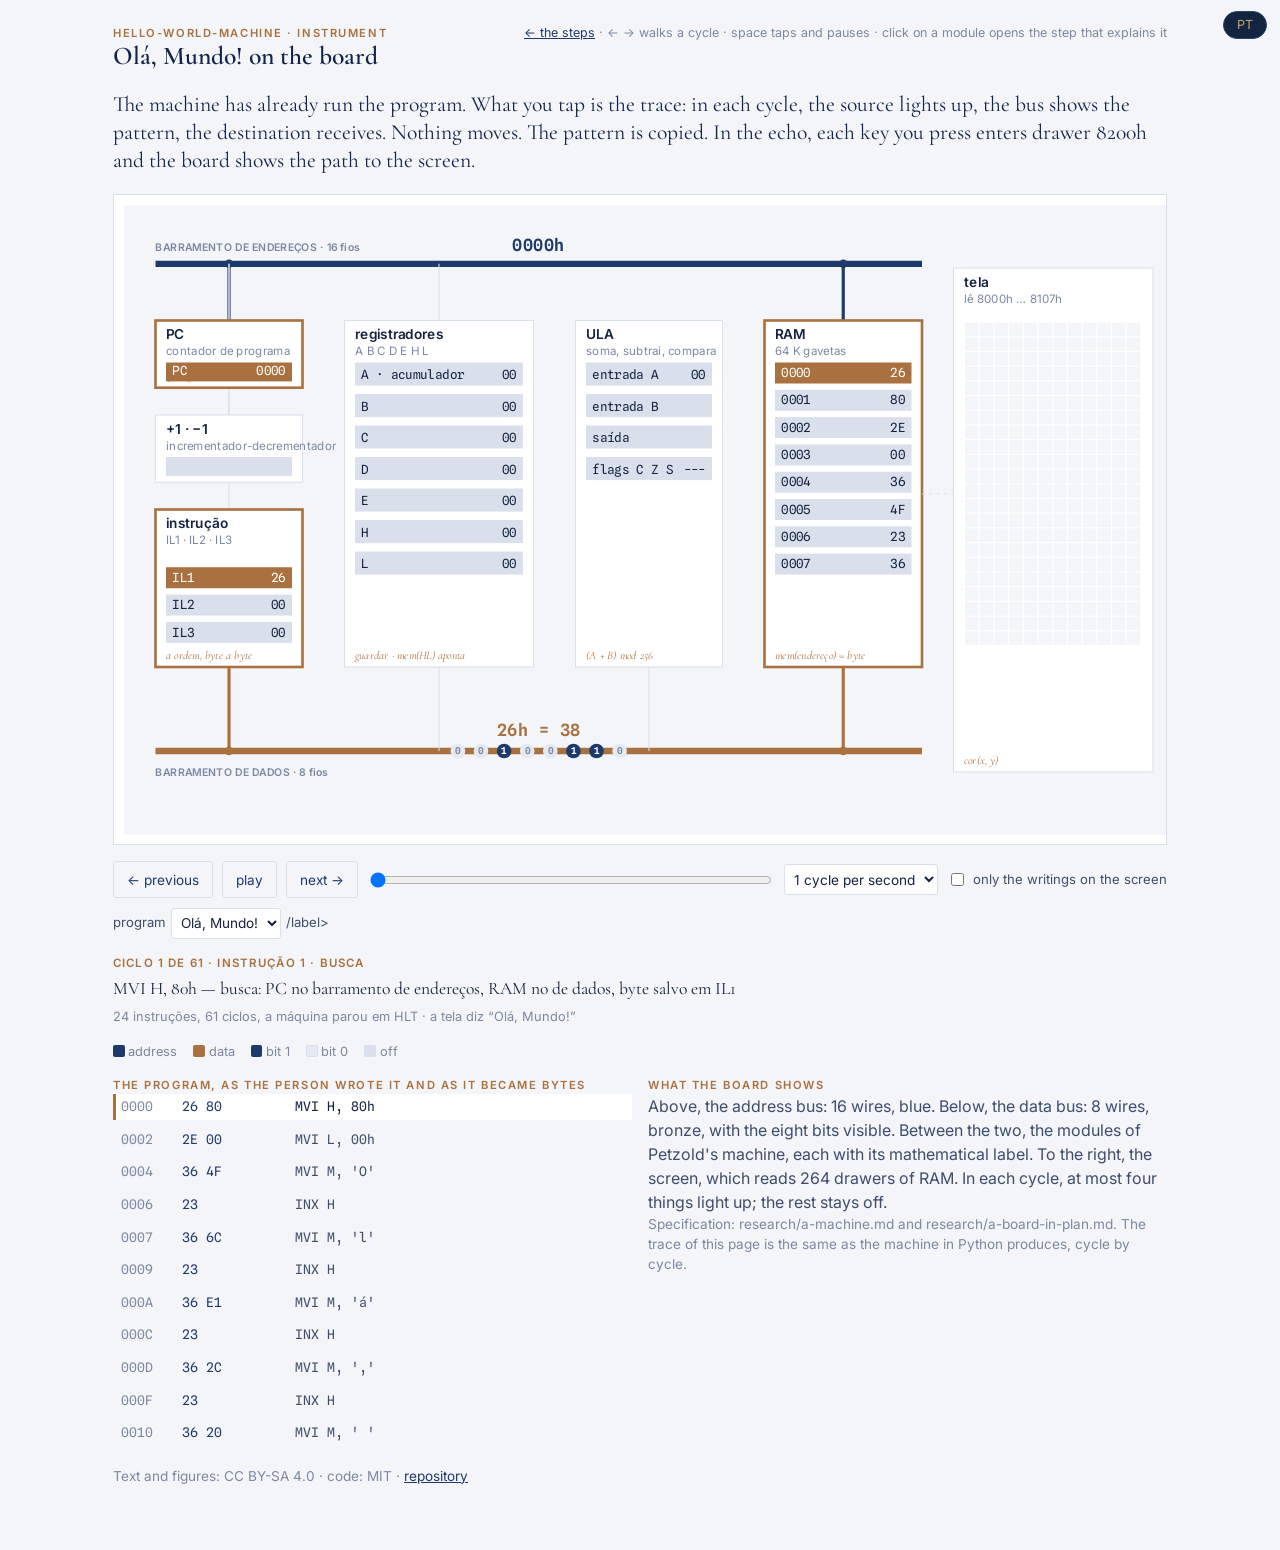
<file: en/placa.html>
<!doctype html>
<html lang="en">
<head>
<meta charset="utf-8">
<meta name="viewport" content="width=device-width, initial-scale=1">
<title>Olá, Mundo! on the board — hello-world-machine</title>
<meta name="description" content="The machine drawn in plan plays, cycle by cycle, the program that writes Olá, Mundo! on the screen: the source lights up, the bus displays the pattern, the destination receives.">
<link rel="stylesheet" href="https://fonts.googleapis.com/css2?family=Cormorant+Garamond:ital,wght@0,500;0,600;1,500&family=Inter:wght@400;500;600&family=Spline+Sans+Mono:wght@400;500&display=swap">
<style>
/* Layout: UMA tela por degrau (stepper controlado pelo leitor). No alto, a trilha do personagem "o": tudo que ele já virou fica visível, apagado; o atual, aceso. Abaixo: tese (≤25 palavras), figura com a palavra nova como rótulo DENTRO, parágrafo (≤60), e "mostrar a prova" fechado. Cores por token, claro e escuro. */
:root{
  --bg:#f3f5f9; --card:#ffffff; --linha:#d9e0ec;
  --ink:#16233f; --ink2:#3f4d6b; --muted:#7c88a1;
  --bronze:#a9713f; --bronze-soft:#c79b6e;
  --azul:#1e3a6b; --azul-deep:#12244a;
  --terracota:#b35430; --verde:#4e7a49; --rubro:#a84444; --roxo:#6d55a3;
  --bit1:#1e3a6b; --bit0:#e4e9f2; --bit0-ink:#7c88a1;
  --it-serif:"Cormorant Garamond", Georgia, "Times New Roman", serif;
  --it-sans:"Inter", system-ui, -apple-system, "Segoe UI", Roboto, sans-serif;
  --it-mono:"Spline Sans Mono", ui-monospace, "Cascadia Code", monospace;
  --medida:31em;
}
@media (prefers-color-scheme: dark){ :root:not([data-theme="light"]){
  --bg:#0a1424; --card:#111d33; --linha:#243352;
  --ink:#f0e4cc; --ink2:#c9c2b2; --muted:#8a93a8;
  --bronze:#c9a266; --bronze-soft:#8b7045;
  --azul:#7fa3dc; --azul-deep:#c7d6f0;
  --terracota:#d98a68; --verde:#8dbb86; --rubro:#d98080; --roxo:#b9a7e6;
  --bit1:#c9a266; --bit0:#1b2a45; --bit0-ink:#5f6b86;
  color-scheme:dark } }
:root[data-theme="dark"]{
  --bg:#0a1424; --card:#111d33; --linha:#243352;
  --ink:#f0e4cc; --ink2:#c9c2b2; --muted:#8a93a8;
  --bronze:#c9a266; --bronze-soft:#8b7045;
  --azul:#7fa3dc; --azul-deep:#c7d6f0;
  --terracota:#d98a68; --verde:#8dbb86; --rubro:#d98080; --roxo:#b9a7e6;
  --bit1:#c9a266; --bit0:#1b2a45; --bit0-ink:#5f6b86;
  color-scheme:dark }

*{box-sizing:border-box}
body{background:var(--bg);color:var(--ink);font-family:var(--it-sans);font-size:17px;line-height:1.5;margin:0;padding-block:1.5rem 4rem;padding-inline:16px}
.pagina{max-width:var(--medida);margin-inline:auto;min-width:0;display:grid;gap:1.25rem}
h1,h2{font-family:var(--it-serif);font-weight:600;line-height:1.1;text-wrap:balance;margin:0}
h1{font-size:1.6rem;color:var(--azul-deep)}
h2{font-size:1.9rem;color:var(--ink)}
p{margin:0}
.eyebrow{font-size:.7rem;letter-spacing:.14em;text-transform:uppercase;color:var(--bronze);font-weight:600}
.cab{display:flex;justify-content:space-between;align-items:baseline;gap:1rem;flex-wrap:wrap}
.cab .nota{font-size:.78rem;color:var(--muted)}
.mono{font-family:var(--it-mono);font-variant-numeric:tabular-nums}
.frase{font-family:var(--it-serif);font-style:italic;font-size:1.08em}

/* trilha: o nome do degrau, e embaixo o que o O já virou. "Você está aqui" com dois sinais: cor e fundo. */
.trilha{display:grid;grid-template-columns:repeat(7,1fr);gap:2px;padding:.4rem .3rem;background:var(--card);border:1px solid var(--linha);border-radius:7px}
.trilha .est{display:grid;justify-items:center;gap:3px;padding:.3rem .2rem;opacity:.4;cursor:pointer;border-radius:5px;min-width:0}
@media (max-width:420px){.trilha{grid-template-columns:repeat(5,1fr)}}
.trilha .est .tok{font-family:var(--it-serif);font-size:1.1rem;line-height:1;color:var(--ink)}
.trilha .est .nome{font-family:var(--it-mono);font-size:.62rem;letter-spacing:.04em;color:var(--muted);white-space:nowrap}
.trilha .est.passado{opacity:.7}
.trilha .est.atual{opacity:1;background:var(--atual,rgba(128,128,128,.12))}
.trilha .est.atual .tok,.trilha .est.atual .nome{color:var(--bronze)}
.trilha .est.atual .nome{font-weight:600}

/* degrau */
.degrau{display:grid;gap:1rem;min-width:0}
.degrau header{display:grid;gap:.25rem}
.regime{font-size:.7rem;letter-spacing:.12em;text-transform:uppercase;color:var(--muted);font-weight:600}
.tese{font-family:var(--it-serif);font-size:1.35rem;line-height:1.3;color:var(--azul-deep)}
.fig{background:var(--card);border:1px solid var(--linha);padding:.8rem;overflow-x:auto;min-width:0;position:relative}
.fig svg{display:block;max-width:100%;height:auto}
figure{margin:0}
.origem{font-size:.66rem;letter-spacing:.08em;text-transform:uppercase;color:var(--muted);margin-top:.5rem;display:flex;gap:.6rem;flex-wrap:wrap}
.corpo{color:var(--ink2);font-size:1rem}
.regua{display:flex;align-items:center;gap:.8rem;font-size:.7rem;letter-spacing:.1em;text-transform:uppercase;font-weight:600}
.regua::before,.regua::after{content:"";flex:1;height:2px;background:currentColor;opacity:.6}
.regua.ouro{color:var(--bronze)} .regua.roxa{color:var(--roxo)} .regua.verde{color:var(--verde)}

/* prova, fechada por padrão */
details.prova{border-top:1px solid var(--linha);padding-top:.6rem;font-size:.88rem;color:var(--ink2)}
details.prova summary{cursor:pointer;list-style:none;display:flex;gap:.6rem;align-items:center;color:var(--azul);font-weight:500}
details.prova summary::-webkit-details-marker{display:none}
details.prova summary::before{content:"▸";color:var(--bronze);font-size:.9em}
details.prova[open] summary::before{content:"▾"}
details.prova summary:focus-visible{outline:2px solid var(--bronze);outline-offset:3px}
.prova-corpo{display:grid;gap:.6rem;padding-top:.6rem}
.selo{font-size:.64rem;letter-spacing:.08em;text-transform:uppercase;font-weight:600;padding:.12rem .45rem;border:1px solid currentColor;border-radius:2px;white-space:nowrap}
.selo.lida{color:var(--verde)} .selo.escada{color:var(--azul)} .selo.derivado{color:var(--muted)} .selo.aler{color:var(--terracota)} .selo.oficio{color:var(--bronze)}
.fonte{display:flex;flex-wrap:wrap;gap:.5rem;align-items:center}
blockquote{margin:0;padding:.55rem .8rem;background:var(--card);border:1px solid var(--linha);display:grid;gap:.35rem}
blockquote .en{font-family:var(--it-serif);font-size:.98rem;line-height:1.35;color:var(--ink)}
blockquote .pt{font-size:.85rem;color:var(--ink2)}
blockquote cite{font-style:normal;font-size:.72rem;color:var(--muted)}

/* navegação */
nav.passo{display:grid;grid-template-columns:1fr auto 1fr;gap:.6rem;align-items:center;border-top:1px solid var(--linha);padding-top:.8rem}
nav.passo button{font:inherit;font-size:.85rem;color:var(--azul);background:none;border:1px solid var(--linha);border-radius:3px;padding:.5rem .7rem;cursor:pointer;text-align:left;min-width:0;display:grid;gap:.1rem}
nav.passo button:hover{border-color:var(--bronze)}
nav.passo button:focus-visible{outline:2px solid var(--bronze);outline-offset:2px}
nav.passo button:disabled{opacity:.35;cursor:default}
nav.passo button small{font-size:.62rem;letter-spacing:.1em;text-transform:uppercase;color:var(--muted)}
nav.passo button span{overflow:hidden;text-overflow:ellipsis;white-space:nowrap;display:block}
nav.passo .prox{text-align:right}
nav.passo .pos{font-size:.72rem;letter-spacing:.1em;text-transform:uppercase;color:var(--muted);white-space:nowrap}
@media (max-width:460px){nav.passo{grid-template-columns:1fr 1fr}nav.passo .pos{grid-column:1/-1;text-align:center;order:-1}}

table{border-collapse:collapse;width:100%;font-size:.9rem}
th,td{text-align:left;padding:.4rem .5rem;border-bottom:1px solid var(--linha);vertical-align:top}
th{font-size:.68rem;letter-spacing:.1em;text-transform:uppercase;color:var(--muted);font-weight:600}
.tabela{overflow-x:auto}
.bits{display:inline-grid;grid-auto-flow:column;gap:2px}
.bits i{display:inline-block;width:1.15em;height:1.5em;line-height:1.5em;text-align:center;font-style:normal;font-family:var(--it-mono);font-size:.85rem;border-radius:2px}
.bits i.u{background:var(--bit1);color:var(--card)} .bits i.z{background:var(--bit0);color:var(--bit0-ink)}
.rotulo{font-size:.78rem;color:var(--ink2);font-weight:500}
ul{margin:0;padding-left:1.2rem}
li{margin-bottom:.35rem}
.nota{font-size:.85rem;color:var(--muted)}
a{color:var(--azul)}
@media (prefers-reduced-motion: reduce){.trilha .est{transition:none}}

/* a matemática daqui: uma expressão visível, e a leitura em voz alta logo abaixo */
.mat{display:grid;gap:.35rem;padding:.7rem .9rem;border-left:3px solid var(--bronze-soft);background:var(--card)}
.mat .obj{font-size:.68rem;letter-spacing:.1em;text-transform:uppercase;color:var(--bronze);font-weight:600}
.mat .obj b{color:var(--ink2);font-weight:500;text-transform:none;letter-spacing:0;font-size:.8rem}
.expr{font-family:var(--it-serif);font-size:1.25rem;line-height:1.3;color:var(--ink);font-variant-numeric:tabular-nums}
.expr i{font-style:italic}
.nome{font-style:normal;font-family:var(--it-serif)}
.leitura{font-size:.8rem;font-style:italic;color:var(--muted);line-height:1.4}
.leitura b{font-style:normal;color:var(--bronze);font-weight:600}
table.simbolos td:first-child{white-space:nowrap}
table.simbolos .expr{font-size:1.05rem}

/* ver na placa: o degrau aponta para um ciclo do traço */
.verplaca{font-size:.85rem;color:var(--ink2);display:flex;gap:.6rem;flex-wrap:wrap;align-items:baseline}
.verplaca a{color:var(--azul);font-weight:500;white-space:nowrap;border:1px solid var(--linha);border-radius:3px;padding:.25rem .6rem;text-decoration:none}
.verplaca a:hover{border-color:var(--bronze)}
.verplaca a:focus-visible{outline:2px solid var(--bronze);outline-offset:2px}
.verplaca span{color:var(--muted);font-size:.8rem}

/* a seção escondida some de verdade: .degrau{display:grid} vencia o [hidden] do navegador; o visor do artefato mascarava isso com a regra dele */
.degrau[hidden]{display:none}

/* as palavras de cada degrau: nome em cor, e abaixo os dois itens, sem número */
.palavras{margin:.2rem 0 .6rem}
.palavras .rot{font-size:.66rem;letter-spacing:.1em;text-transform:uppercase;color:var(--bronze);margin:0 0 .25rem}
.item{margin:.45rem 0 0;max-width:760px}
.nome-item{margin:0;font-size:1rem;color:var(--bronze);font-weight:600}
.item ul{margin:.15rem 0 0;padding-left:1.2em;font-size:.95rem;line-height:1.55;color:var(--ink2)}
.item ul li{margin:.1rem 0} .item i{font-style:normal;color:var(--muted);font-size:.78rem;letter-spacing:.04em}
details.prova .fonte{font-size:.8rem;color:var(--muted)}
.item .expr{font-family:var(--it-serif);font-size:1.05rem;color:var(--ink)}
/* a folha de sinais e o fecho: uma linha por sinal, o exemplo à esquerda */
.sinais{display:grid;gap:0;border-top:1px solid var(--linha)}
.sinal{display:grid;grid-template-columns:7.5rem 1fr;gap:.8rem;align-items:baseline;padding:.45rem 0;border-bottom:1px solid var(--linha)}
.sinal p{margin:0;font-size:.92rem;line-height:1.5;color:var(--ink2)}
.sinal .expr{font-family:var(--it-serif);font-size:1.15rem;color:var(--ink);line-height:1.3}
.sinal .expr.degr{font-family:var(--it-sans,inherit);font-size:.95rem;color:var(--bronze);font-weight:600}
.sinal b{font-weight:600;color:var(--ink)} .sinal .lese{color:var(--bronze);font-size:.8rem;letter-spacing:.04em}
@media (max-width:420px){.sinal{grid-template-columns:5.5rem 1fr}}

/* na página inglesa a passagem mostra só o original; a tradução para o português fica oculta */
html[lang^="en"] blockquote .pt{display:none}


.placa-wrap{display:grid;gap:1rem}
.quadro{background:var(--card);border:1px solid var(--linha);padding:.6rem;min-width:0;overflow-x:auto}
canvas#placa{display:block;height:auto}
.controles{display:flex;flex-wrap:wrap;gap:.6rem;align-items:center}
.controles button{font:inherit;font-size:.85rem;color:var(--azul);background:none;border:1px solid var(--linha);border-radius:3px;padding:.45rem .8rem;cursor:pointer}
.controles button:hover{border-color:var(--bronze)}
.controles button:focus-visible,.controles input:focus-visible,.controles select:focus-visible{outline:2px solid var(--bronze);outline-offset:2px}
.controles input[type=range]{flex:1 1 12rem;min-width:8rem}
.controles select{font:inherit;font-size:.85rem;color:var(--ink);background:var(--card);border:1px solid var(--linha);border-radius:3px;padding:.35rem}
.controles label{font-size:.82rem;color:var(--ink2);display:flex;gap:.35rem;align-items:center}
.controles input#teclado{font:inherit;font-size:.9rem;color:var(--ink);background:var(--card);border:1px solid var(--bronze);border-radius:3px;padding:.45rem .7rem;flex:1 1 16rem;min-width:10rem}
.estado{display:grid;gap:.25rem;font-size:.9rem;color:var(--ink2)}
.estado #pos{font-size:.72rem;letter-spacing:.1em;text-transform:uppercase;color:var(--bronze);font-weight:600}
.estado #nota{font-family:var(--it-serif);font-size:1.1rem;color:var(--ink)}
.estado #resumo{font-size:.8rem;color:var(--muted)}
.lado{display:grid;grid-template-columns:1fr;gap:1rem}
ol#listagem{list-style:none;margin:0;padding:0;font-family:var(--it-mono);font-size:.82rem;display:grid;gap:1px;max-height:22rem;overflow:auto}
ol#listagem li{display:grid;grid-template-columns:3.2rem 6.5rem 1fr;gap:.6rem;padding:.2rem .5rem;color:var(--ink2)}
ol#listagem li .end{color:var(--muted)} ol#listagem li .bytes{color:var(--azul)}
ol#listagem li.atual{background:var(--card);color:var(--ink);box-shadow:inset 3px 0 0 var(--bronze)}
.legenda{font-size:.8rem;color:var(--muted);display:flex;gap:1rem;flex-wrap:wrap}
.legenda i{display:inline-block;width:.9em;height:.9em;border-radius:2px;vertical-align:-.1em;margin-right:.3em}
@media (min-width:900px){.lado{grid-template-columns:1fr 1fr}}

</style>
</head>
<body>
<div class="pagina" style="max-width:62em">
<div class="cab">
  <div><p class="eyebrow">hello-world-machine · instrument</p><h1>Olá, Mundo! on the board</h1></div>
  <p class="nota"><a href="index.html">← the steps</a> · ← → walks a cycle · space taps and pauses · click on a module opens the step that explains it</p>
</div>
<p class="tese">The machine has already run the program. What you tap is the trace: in each cycle, the source lights up, the bus shows the pattern, the destination receives. Nothing moves. The pattern is copied. In the echo, each key you press enters drawer 8200h and the board shows the path to the screen.</p>
<div class="placa-wrap">
  <div class="quadro"><canvas id="placa" width="1000" height="600" aria-label="The board in plan: two buses, the modules between them, and the screen"></canvas></div>
  <div class="controles">
    <button id="ant" type="button">← previous</button>
    <button id="tocar" type="button">play</button>
    <button id="prox" type="button">next →</button>
    <input id="barra" type="range" min="0" max="60" value="0" aria-label="cycle">
    <select id="marcha" aria-label="marcha"><option value="1">1 cycle per second</option><option value="4">4 per second</option><option value="20">20 por segundo</option></select>
    <label><input id="sotela" type="checkbox"> only the writings on the screen</label>
    <label>program <select id="programa" aria-label="program"></select>/label>
    <input id="teclado" type="text" placeholder="type here: each key becomes a byte" aria-label="machine keyboard" autocomplete="off" hidden>
  </div>
  <div class="estado"><p id="pos"></p><p id="nota"></p><p id="resumo"></p></div>
  <p class="legenda"><span><i style="background:var(--azul)"></i>address</span><span><i style="background:var(--bronze)"></i>data</span><span><i style="background:var(--bit1)"></i>bit 1</span><span><i style="background:var(--bit0);border:1px solid var(--linha)"></i>bit 0</span><span><i style="background:var(--linha)"></i>off</span></p>
  <div class="lado">
    <div>
      <p class="eyebrow">the program, as the person wrote it and as it became bytes</p>
      <ol id="listagem"></ol>
    </div>
    <div>
      <p class="eyebrow">what the board shows</p>
      <p class="corpo">Above, the address bus: 16 wires, blue. Below, the data bus: 8 wires, bronze, with the eight bits visible. Between the two, the modules of Petzold's machine, each with its mathematical label. To the right, the screen, which reads 264 drawers of RAM. In each cycle, at most four things light up; the rest stays off.</p>
      <p class="nota">Specification: research/a-machine.md and research/a-board-in-plan.md. The trace of this page is the same as the machine in Python produces, cycle by cycle.</p>
    </div>
  </div>
</div>
<footer class="rodape"><p class="nota">Text and figures: CC BY-SA 4.0 · code: MIT · <a href="https://github.com/mateusalkimim/hello-world-machine">repository</a></p></footer>
</div>
<script type="text/plain" data-programa="ola-mundo">; Olá, Mundo! — o primeiro programa desta máquina.
;
; Escreve a frase na primeira linha da tela, uma letra por vez. Cada letra faz
; o mesmo caminho: sai do byte seguinte à instrução (Instruction Latch 2),
; atravessa o barramento de dados, e entra na memória de vídeo no endereço que
; o par HL aponta. Depois HL avança uma casa. É o caminho que a cor da peça
; vai fazer no jogo.
;
; A forma é a do cap. 22 do Petzold: MVI H / MVI L apontam, MVI M escreve em
; [HL]. Sem laço de propósito: o primeiro programa é uma linha reta, para que
; cada letra apareça no traço como um evento próprio.

        ORG 0000h

        MVI H, 80h          ; HL ← 8000h: a primeira célula da tela
        MVI L, 00h

        MVI M, 'O'          ; 4Fh entra em [8000h]
        INX H
        MVI M, 'l'          ; 6Ch
        INX H
        MVI M, 'á'          ; E1h — um byte só: a célula fala o código Unicode
        INX H
        MVI M, ','          ; 2Ch
        INX H
        MVI M, ' '          ; 20h — o espaço também é uma letra
        INX H
        MVI M, 'M'          ; 4Dh
        INX H
        MVI M, 'u'          ; 75h
        INX H
        MVI M, 'n'          ; 6Eh
        INX H
        MVI M, 'd'          ; 64h
        INX H
        MVI M, 'o'          ; 6Fh
        INX H
        MVI M, '!'          ; 21h

        HLT                 ; 76h: a máquina para, e a frase fica na tela
</script>
<script type="text/plain" data-programa="eco" data-roteiro='[[6, 79], [40, 108], [80, 225]]' data-max="400">; Eco — o que você digita aparece na tela.
;
; O primeiro laço desta máquina, e o primeiro caminho de ENTRADA: a tecla vira
; número na gaveta 8200h, o número vai para o acumulador, e do acumulador para
; a tela. O programa pergunta à gaveta o tempo todo e quase sempre encontra
; zero (ninguém apertou): é o que o Petzold chama de polling, no cap. 25.
; Quando encontra um código, copia para a célula que HL aponta, avança HL, e
; zera a gaveta, para não ler a mesma tecla duas vezes.
;
; Não para nunca: a máquina fica à espera. Quem para é quem fecha a página.

        ORG 0000h

        MVI H, 80h          ; HL ← 800Ch: linha 1 da tela (a linha 0 é da faixa)
        MVI L, 0Ch

Espera: LDA 8200h           ; A ← a gaveta do teclado
        CPI 00h             ; apertaram algo?
        JZ Espera           ; não: pergunta de novo

        MOV M, A            ; a tecla vira célula em [HL]
        INX H               ; a próxima célula
        MVI A, 00h
        STA 8200h           ; zera a gaveta: a tecla foi consumida
        JMP Espera
</script>
<script src="../maquina/montar.js"></script>
<script src="../maquina/maquina.js"></script>
<script src="../placa.js"></script>
<!-- faixa-idioma: gerada por i18n.py, nao editar -->
<div id="faixa-idioma" style="display:none;position:fixed;top:0;left:0;right:0;
 z-index:99;background:#c9a266;color:#0a1424;font:13px/1.4 Inter,system-ui,
 sans-serif;padding:7px 12px;gap:10px;justify-content:center;
 align-items:center">
<span>Esta pagina esta em ingles.</span>
<a href="../pt/placa.html" style="color:#0a1424;font-weight:600">Ler em portugues</a>
<button onclick="this.parentNode.style.display='none'" aria-label="fechar"
 style="background:none;border:0;color:#0a1424;cursor:pointer;font-size:15px;padding:2px 6px;line-height:1">&times;</button>
</div>
<script>
(function(){try{
  var f=localStorage.getItem('sc-lang');
  if(f==='en')return;
  var L=(navigator.languages&&navigator.languages.length)?navigator.languages
        :[navigator.language||''];
  var pt=false; for(var i=0;i<L.length;i++){ if(/^pt/i.test(L[i])){pt=true;break;} }
  if(f!=='pt' && pt!==true)return;
  document.getElementById('faixa-idioma').style.display='flex';
}catch(e){}})();
document.querySelector('#faixa-idioma a').addEventListener('click',function(){
  try{localStorage.setItem('sc-lang','pt');}catch(e){}
});
</script>
<!-- trocar-idioma: gerado por i18n.py, nao editar -->
<style>
#trocar-idioma{position:fixed;top:11px;right:13px;z-index:98;
  background:#132440;color:#c9a266;border:1px solid #2b4767;border-radius:14px;
  padding:5px 13px;font:12.5px/1.3 Inter,system-ui,sans-serif;
  text-decoration:none}
/* No telefone o alvo de toque tem de ter 44px. Com padding de 5px o botao
   media 28 — e quem pegou isso foi o portao de layout do seeing-calculus,
   depois de eu ja ter dado o conserto por pronto. */
@media (max-width:820px){
  #trocar-idioma{padding:13px 18px;border-radius:22px;font-size:13px}
}
</style>
<a id="trocar-idioma" href="../pt/placa.html" hreflang="pt" lang="pt"
   title="Ler em portugues">PT</a>
<script>
(function(){try{
  var a=document.getElementById('trocar-idioma');
  a.addEventListener('click',function(){
    try{localStorage.setItem('sc-lang','pt');}catch(e){}
  });
  // enquanto a faixa estiver na tela os dois dizem a mesma coisa; o botao
  // reaparece assim que ela sai (inclusive quando o leitor fecha no x).
  var f=document.getElementById('faixa-idioma');
  if(!f)return;
  var ver=function(){
    a.style.display=(getComputedStyle(f).display==='none')?'':'none';
  };
  ver();
  new MutationObserver(ver).observe(f,{attributes:true,
    attributeFilter:['style','hidden']});
}catch(e){}})();
</script>
</body>
</html>
</file>
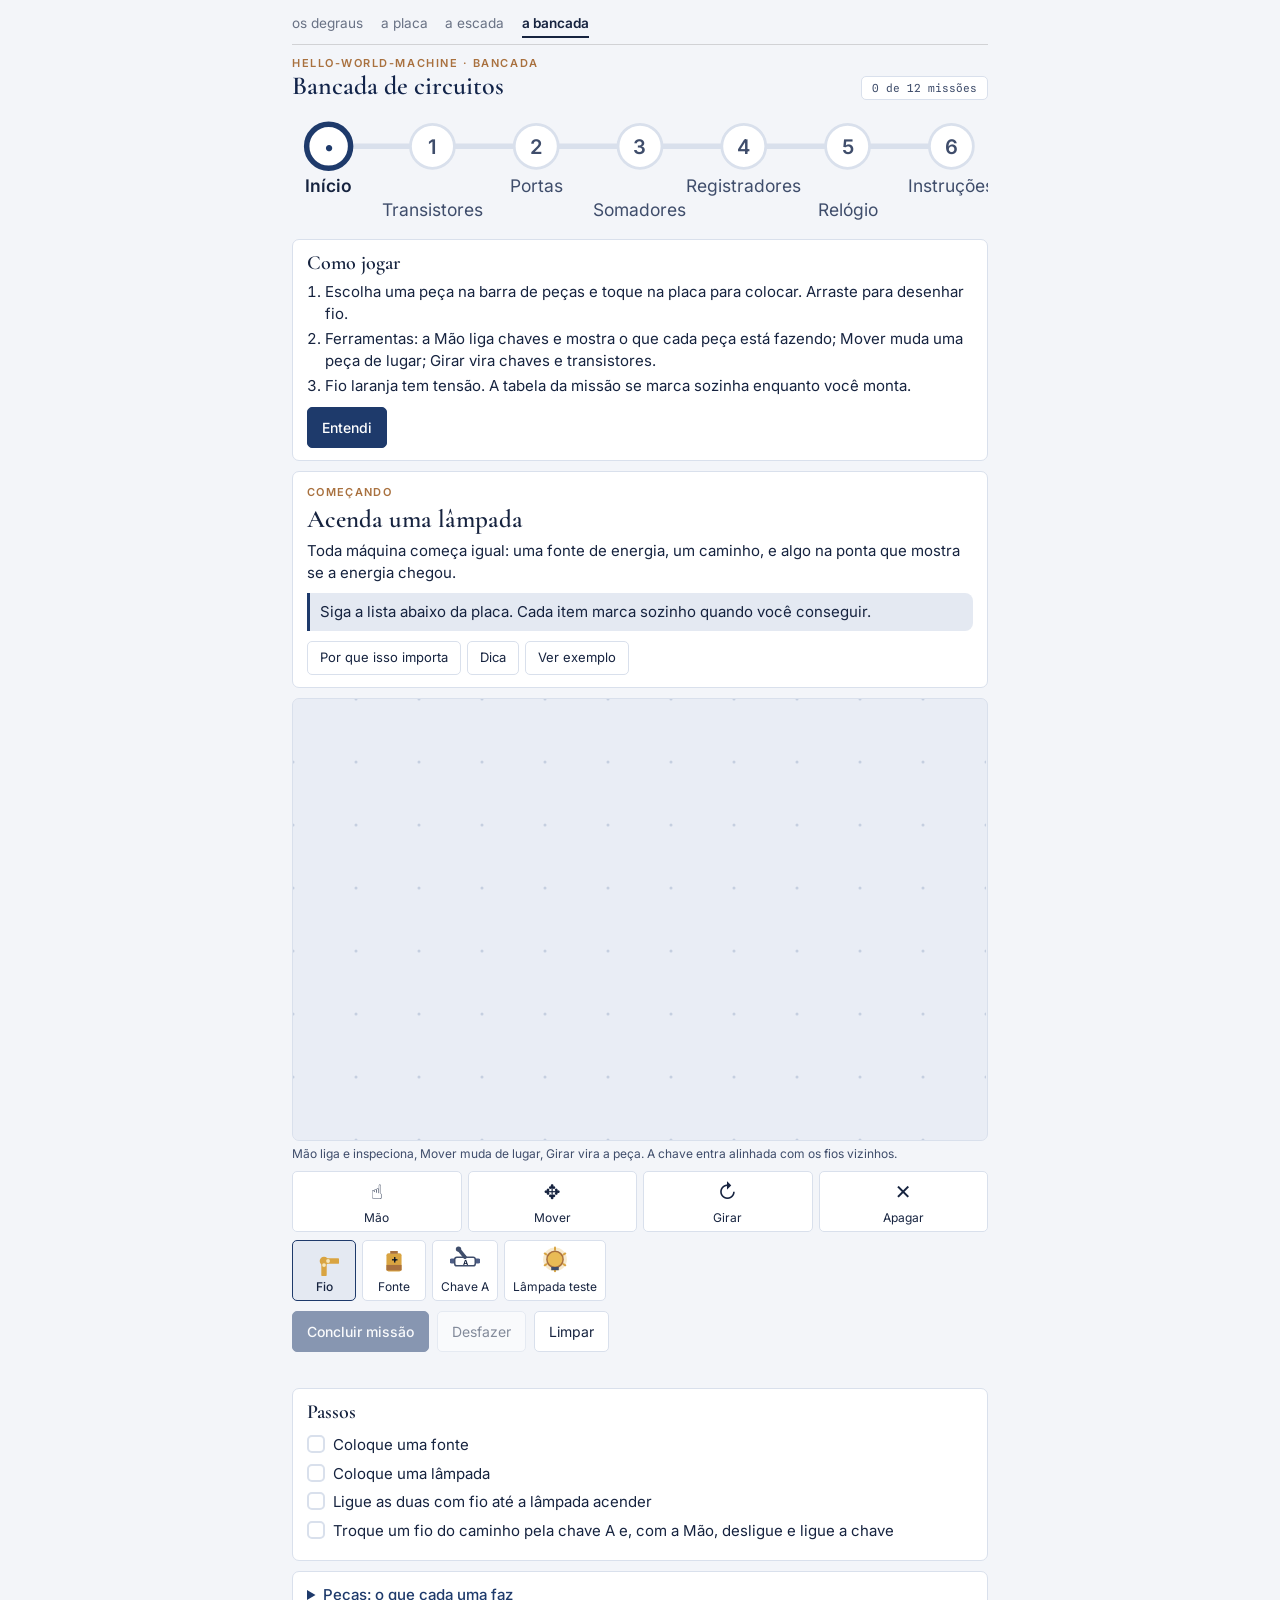
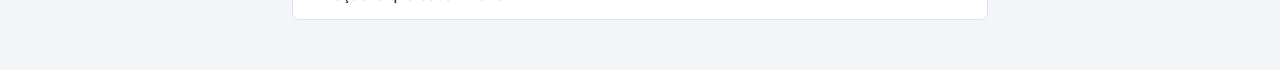
<file: pt/bancada.html>
<!DOCTYPE html>
<html lang="pt-BR">
<head>
<meta charset="utf-8">
<meta name="viewport" content="width=device-width, initial-scale=1, viewport-fit=cover">
<title>Bancada de circuitos</title>
<link rel="stylesheet" href="https://fonts.googleapis.com/css2?family=Cormorant+Garamond:ital,wght@0,500;0,600;1,500&family=Inter:wght@400;500;600&family=Spline+Sans+Mono:wght@400;500&display=swap">
<style>
:root{
  --bg:#E8EAEE; --paper:#F8F9FB; --board:#F3EEE3; --peg:#D8CFBB; --ink:#0a1424; --ink2:#5B636E; --line:#CDD2DA;
  --wire:#5A6470; --hot:#F2A33A; --hot2:#B86E07; --spark:#FFE9A8; --lit:#FFD262; --chip:#2F3A4A; --chip2:#1F2733;
  --ok:#2E9E6B; --okbg:#E3F4EB; --bad:#D2452F; --badbg:#FBE7E3; --accent:#2B5DD1; --accentbg:#E6ECFA; --radius:8px;
  box-sizing:border-box; padding-top:env(safe-area-inset-top,0px); padding-bottom:env(safe-area-inset-bottom,0px);
}
@media (prefers-color-scheme: dark){ :root:not([data-theme="light"]){
  --bg:#15181C; --paper:#1E2228; --board:#262A31; --peg:#3B414B; --ink:#E8EAEE; --ink2:#9AA3AE; --line:#353B45;
  --wire:#8F98A3; --hot:#F2A33A; --hot2:#FFC56B; --spark:#FFF1B8; --lit:#FFD262; --chip:#3A4658; --chip2:#2A3340;
  --ok:#4FC28B; --okbg:#1E3328; --bad:#F06C57; --badbg:#3A2320; --accent:#7A9BF2; --accentbg:#252E44;
}}
:root[data-theme="dark"]{
  --bg:#15181C; --paper:#1E2228; --board:#262A31; --peg:#3B414B; --ink:#E8EAEE; --ink2:#9AA3AE; --line:#353B45;
  --wire:#8F98A3; --hot:#F2A33A; --hot2:#FFC56B; --spark:#FFF1B8; --lit:#FFD262; --chip:#3A4658; --chip2:#2A3340;
  --ok:#4FC28B; --okbg:#1E3328; --bad:#F06C57; --badbg:#3A2320; --accent:#7A9BF2; --accentbg:#252E44;
}
html{scroll-padding-top:env(safe-area-inset-top,0px)}
*{box-sizing:border-box}
body{margin:0;background:var(--bg);color:var(--ink);font-family:"Inter",system-ui,-apple-system,"Segoe UI",Roboto,sans-serif;font-size:15px;line-height:1.5}
main{max-width:720px;margin:0 auto;padding:12px 12px 40px}
header{display:flex;align-items:center;justify-content:space-between;gap:12px;margin-bottom:4px}
h1{font-size:18px;font-weight:600;margin:0}
.pill{font-size:12px;color:var(--ink2);border:1px solid var(--line);border-radius:999px;padding:3px 10px;background:var(--paper)}
.trilha{display:block;width:100%;height:auto;margin:2px 0 8px}
.trilha .node{cursor:pointer}
.card{background:var(--paper);border:1px solid var(--line);border-radius:12px;padding:12px 14px;margin-bottom:10px}
.family{font-size:12px;color:var(--ink2);margin:0 0 2px}
.title{font-size:18px;font-weight:600;margin:0 0 6px;line-height:1.3}
.story{margin:0 0 8px}
.task{margin:0;padding:8px 10px;border-left:3px solid var(--accent);background:var(--accentbg);border-radius:0 8px 8px 0}
.row{display:flex;gap:6px;flex-wrap:wrap;margin-top:10px}
.chip{font:inherit;font-size:13px;border:1px solid var(--line);background:var(--paper);color:var(--ink);border-radius:999px;padding:6px 12px;cursor:pointer;min-height:34px}
.chip[aria-expanded="true"]{background:var(--accentbg);border-color:var(--accent)}
.reveal{margin:8px 0 0;font-size:14px;color:var(--ink2);display:none;white-space:pre-line}
.reveal.show{display:block}
#wrap{position:relative;border:1px solid var(--line);border-radius:12px;overflow:hidden;background:var(--board);touch-action:none}
canvas{display:block}
.legend{font-size:12px;color:var(--ink2);margin:4px 0 0}
.palette{display:flex;gap:6px;overflow-x:auto;padding:8px 0 4px;-webkit-overflow-scrolling:touch}
.palette.tools{padding-bottom:0}
.palette.tools button{min-width:70px;flex:1 1 0}
.palette button{flex:0 0 auto;display:flex;flex-direction:column;align-items:center;gap:2px;font:inherit;font-size:12px;color:var(--ink);background:var(--paper);border:1px solid var(--line);border-radius:var(--radius);padding:5px 8px 4px;min-width:64px;cursor:pointer}
.palette button canvas{width:30px;height:30px}
.palette button .sym{font-size:20px;line-height:30px;height:30px}
.palette button[aria-pressed="true"]{border-color:var(--accent);background:var(--accentbg);font-weight:500}
button:focus-visible,select:focus-visible,summary:focus-visible{outline:2px solid var(--accent);outline-offset:2px}
.actions{display:flex;gap:8px;margin:6px 0 10px;flex-wrap:wrap}
.actions button,.btn{font:inherit;font-size:14px;border-radius:var(--radius);padding:9px 14px;border:1px solid var(--line);background:var(--paper);color:var(--ink);cursor:pointer;min-height:40px}
.actions button.primary,.btn.primary{background:var(--accent);border-color:var(--accent);color:#fff;font-weight:500}
.actions button:disabled{opacity:.5;cursor:default}
.hint{font-size:13px;color:var(--ink2);margin:0 0 8px;min-height:1.4em}
.confirm{display:flex;align-items:center;gap:8px;flex-wrap:wrap;background:var(--badbg);border:1px solid var(--bad);border-radius:12px;padding:10px 12px;margin:0 0 10px;font-size:14px}
.confirm[hidden]{display:none}
.confirm span{flex:1 1 160px}
h2{font-size:15px;margin:0 0 6px;font-weight:600}
table{border-collapse:collapse;width:100%;font-size:13px}
th,td{text-align:center;padding:5px 4px;border-bottom:1px solid var(--line)}
th{color:var(--ink2);font-weight:500}
td.ok{background:var(--okbg);color:var(--ok);font-weight:600}
td.bad{background:var(--badbg);color:var(--bad);font-weight:600}
td.wait{color:var(--ink2)}
.live{font-size:12px;color:var(--ink2);margin:6px 0 0}
.readout{display:flex;align-items:center;gap:14px;flex-wrap:wrap;margin:2px 0 4px}
.readout .big{font-size:34px;font-weight:600;min-width:70px;color:var(--hot2)}
.readout .bits{display:flex;gap:4px;flex-wrap:wrap}
.bit{display:flex;flex-direction:column;align-items:center;min-width:28px;padding:3px 2px;border-radius:6px;border:1px solid var(--line);background:var(--paper)}
.bit b{font-size:15px;font-weight:600;color:var(--ink2)}
.bit i{font-style:normal;font-size:10px;color:var(--ink2)}
.bit.on{background:var(--hot);border-color:var(--hot2)} .bit.on b,.bit.on i{color:#0a1424}
.bit.miss{border-style:dashed}
.check{list-style:none;margin:8px 0 0;padding:0}
.check li{display:flex;gap:8px;align-items:baseline;margin:4px 0}
.check .box{display:inline-block;width:18px;height:18px;border:2px solid var(--line);border-radius:5px;flex:0 0 auto;position:relative;top:3px}
.check li.done .box{background:var(--ok);border-color:var(--ok)}
.check li.done .box::after{content:"";position:absolute;left:5px;top:1px;width:4px;height:9px;border:solid #fff;border-width:0 2px 2px 0;transform:rotate(45deg)}
.check li.done{color:var(--ink2)}
#done{display:none;border-color:var(--ok)}
#done.show{display:block}
.badge{display:inline-flex;align-items:center;gap:8px;background:var(--okbg);color:var(--ok);border-radius:999px;padding:6px 14px;font-weight:600;margin-bottom:8px}
.badge svg{width:18px;height:18px}
@media (prefers-reduced-motion: no-preference){ #done.show .badge{animation:pop .45s cubic-bezier(.2,1.4,.4,1)} }
@keyframes pop{from{transform:scale(.6);opacity:0}to{transform:scale(1);opacity:1}}
.explore{margin:6px 0 0 18px;padding:0;color:var(--ink2);font-size:14px}
.parts{display:grid;grid-template-columns:48px 1fr;gap:6px 10px;align-items:center;margin-top:8px}
.parts canvas{width:44px;height:44px;background:var(--board);border-radius:8px;border:1px solid var(--line)}
.parts p{margin:0;font-size:13px}
.parts p b{font-weight:600}
.onb ol{margin:0 0 10px 18px;padding:0}
.onb li{margin:2px 0}
summary{cursor:pointer;color:var(--accent);font-weight:500}
/* A pele de Ítaca sobre a bancada. Entra DEPOIS do estilo original e só troca
   o que é pele: as variáveis de cor (que o desenho das peças também lê), as
   fontes, e o molde do cabeçalho e dos rótulos. O jogo não é tocado.

   Os papéis de cor, na paleta das outras três páginas:
     azul    o que se toca (ferramenta escolhida, botão principal, foco)
     ouro    fio COM corrente; bronze é a borda e o número dele
     ardósia fio SEM corrente
     verde   acerto        rubro   erro
   O ouro do fio é mais vivo que o bronze da casa de propósito: com o bronze, a
   distância de cor entre fio com e sem corrente caía a 70% da original; com
   este ouro e esta ardósia fica acima de 100%, no claro e no escuro. */
:root{
  --bg:#f3f5f9; --paper:#ffffff; --board:#e9edf5; --peg:#c5cfe0; --ink:#16233f; --ink2:#3f4d6b; --line:#d9e0ec;
  --wire:#4d5d85; --hot:#d9a441; --hot2:#a9713f; --spark:#f6e7bd; --lit:#e9bb55; --chip:#1e3a6b; --chip2:#12244a;
  --ok:#4e7a49; --okbg:#e6efe4; --bad:#a84444; --badbg:#f6e7e5; --accent:#1e3a6b; --accentbg:#e4e9f2; --radius:5px;
  --bronze:#a9713f; --azul-deep:#12244a;
  --it-serif:"Cormorant Garamond", Georgia, "Times New Roman", serif;
  --it-sans:"Inter", system-ui, -apple-system, "Segoe UI", Roboto, sans-serif;
  --it-mono:"Spline Sans Mono", ui-monospace, "Cascadia Code", monospace;
}
@media (prefers-color-scheme: dark){ :root:not([data-theme="light"]){
  --bg:#0a1424; --paper:#111d33; --board:#0d192d; --peg:#243352; --ink:#f0e4cc; --ink2:#c9c2b2; --line:#243352;
  --wire:#7f8fb3; --hot:#e0b04a; --hot2:#e3c48f; --spark:#f6e7bd; --lit:#f0c765; --chip:#2b3f63; --chip2:#1b2a45;
  --ok:#8dbb86; --okbg:#17291f; --bad:#d98080; --badbg:#33202a; --accent:#7fa3dc; --accentbg:#1b2a45;
  --bronze:#c9a266; --azul-deep:#c7d6f0; color-scheme:dark }}
:root[data-theme="dark"]{
  --bg:#0a1424; --paper:#111d33; --board:#0d192d; --peg:#243352; --ink:#f0e4cc; --ink2:#c9c2b2; --line:#243352;
  --wire:#7f8fb3; --hot:#e0b04a; --hot2:#e3c48f; --spark:#f6e7bd; --lit:#f0c765; --chip:#2b3f63; --chip2:#1b2a45;
  --ok:#8dbb86; --okbg:#17291f; --bad:#d98080; --badbg:#33202a; --accent:#7fa3dc; --accentbg:#1b2a45;
  --bronze:#c9a266; --azul-deep:#c7d6f0; color-scheme:dark }

body{font-family:var(--it-sans)}
header{align-items:flex-end;margin:10px 0 6px}
.eyebrow{font-size:11px;letter-spacing:.14em;text-transform:uppercase;color:var(--bronze);font-weight:600;margin:0}
h1{font-family:var(--it-serif);font-weight:600;font-size:26px;line-height:1.1;color:var(--azul-deep)}
h2{font-family:var(--it-serif);font-weight:600;font-size:20px;line-height:1.15}
.title{font-family:var(--it-serif);font-weight:600;font-size:25px;line-height:1.15}
.family{font-size:11px;letter-spacing:.12em;text-transform:uppercase;color:var(--bronze);font-weight:600;margin-bottom:4px}
.pill{font-family:var(--it-mono);font-size:11px;border-radius:5px}
.card,#wrap,.confirm{border-radius:7px}
.chip{border-radius:5px}
.parts canvas{border-radius:5px}
.actions button.primary,.btn.primary{color:var(--paper)}
.check li.done .box::after{border-color:var(--paper)}
.bit.on b,.bit.on i{color:#0a1424}
.readout .big{font-family:var(--it-serif)}

.partes{display:flex;flex-wrap:wrap;gap:.2rem 1.1rem;font-size:.85rem;line-height:1.4;padding:0 0 .4rem;margin:0;border-bottom:1px solid rgba(128,128,128,.3)}
.partes a{color:inherit;opacity:.62;text-decoration:none;padding:.15rem 0;border-bottom:2px solid transparent}
.partes a:hover{opacity:1;text-decoration:underline}
.partes a[aria-current]{opacity:1;font-weight:600;border-bottom-color:currentColor}

/* modo figura (?figura=<id>): a bancada vira figura interativa dentro do seminário.
   Fica a placa e, ao lado, a tabela ao vivo; o conjunto centrado nos dois eixos; some tudo
   que é missão, inclusive a frase de instrução (06/10/2026). */
html.figura body{padding:0;margin:0;background:transparent;overflow:hidden}
html.figura main{display:flex;justify-content:center;align-items:center;gap:1.1rem;padding:.4rem;margin:0;max-width:none;min-height:100vh;box-sizing:border-box}
html.figura header,html.figura .partes,html.figura #trilha,html.figura #onb,html.figura #missionCard,
html.figura #legend,html.figura #tools,html.figura #palette,html.figura .actions,html.figura #confirm,
html.figura #done,html.figura #checklist,html.figura #liveNote,html.figura #status,html.figura main>section.card:last-of-type{display:none !important}
html.figura #wrap{margin:0;flex:0 0 auto}
html.figura #tableCard{margin:0;padding:.6rem 1rem;max-width:24rem;min-width:0;overflow:hidden;flex:0 0 auto;font-size:1.2rem}
html.figura #tableCard table{font-size:1.15rem}
html.figura #tableCard h2{font-size:1.1rem}
html.figura #tableCard .readout{flex-wrap:wrap}
html.figura.sem-tabela #tableCard{display:none !important}
</style>
</head>
<body>
<main>
<nav class="partes" aria-label="As quatro partes"><a href="index.html">os degraus</a><a href="placa.html">a placa</a><a href="escada.html">a escada</a><a href="bancada.html" aria-current="page">a bancada</a></nav>
<header>
  <div><p class="eyebrow">hello-world-machine · bancada</p><h1>Bancada de circuitos</h1></div>
  <span class="pill" id="progress"></span>
</header>
<svg class="trilha" id="trilha" viewBox="0 0 380 68" role="img" aria-label="Trilha das famílias"></svg>

<section class="card onb" id="onb">
  <h2>Como jogar</h2>
  <ol>
    <li>Escolha uma peça na barra de peças e toque na placa para colocar. Arraste para desenhar fio.</li>
    <li>Ferramentas: a Mão liga chaves e mostra o que cada peça está fazendo; Mover muda uma peça de lugar; Girar vira chaves e transistores.</li>
    <li>Fio laranja tem tensão. A tabela da missão se marca sozinha enquanto você monta.</li>
  </ol>
  <button class="btn primary" id="onbOk">Entendi</button>
</section>

<section class="card" id="missionCard">
  <p class="family" id="mFamily"></p>
  <p class="title" id="mTitle"></p>
  <p class="story" id="mStory"></p>
  <p class="task" id="mTask"></p>
  <div class="row">
    <button class="chip" id="btnWhy" aria-expanded="false">Por que isso importa</button>
    <button class="chip" id="btnHint" aria-expanded="false">Dica</button>
    <button class="chip" id="btnExample">Ver exemplo</button>
  </div>
  <p class="reveal" id="why"></p>
  <p class="reveal" id="hint"></p>
</section>

<div id="wrap"><canvas id="cv" aria-label="Placa de montagem"></canvas></div>
<p class="legend" id="legend"></p>
<div class="palette tools" id="tools" role="toolbar" aria-label="Ferramentas"></div>
<div class="palette" id="palette" role="toolbar" aria-label="Peças"></div>

<div class="actions">
  <button class="primary" id="btnDone">Concluir missão</button>
  <button id="btnUndo">Desfazer</button>
  <button id="btnClear">Limpar</button>
</div>
<p class="hint" id="status"></p>
<div class="confirm" id="confirm" hidden><span id="confirmText"></span><button class="btn" id="confirmNo">Cancelar</button><button class="btn primary" id="confirmYes">Sim</button></div>

<section class="card" id="tableCard">
  <h2 id="tableTitle">Tabela da missão</h2>
  <div id="liveTable"></div>
  <ul class="check" id="checklist"></ul>
  <p class="live" id="liveNote"></p>
</section>

<section class="card" id="done">
  <div class="badge"><svg viewBox="0 0 20 20" aria-hidden="true"><circle cx="10" cy="10" r="9" fill="currentColor" opacity=".18"/><path d="M5.5 10.5l3 3 6-6.5" fill="none" stroke="currentColor" stroke-width="2.2" stroke-linecap="round" stroke-linejoin="round"/></svg><span id="doneText"></span></div>
  <p id="doneBody" style="margin:0 0 6px"></p>
  <ul class="explore" id="explore"></ul>
  <div class="row"><button class="btn primary" id="btnNext">Próxima missão</button></div>
</section>

<section class="card">
  <details>
    <summary>Peças: o que cada uma faz</summary>
    <div class="parts" id="partsGrid"></div>
  </details>
</section>
</main>

<script>
(function(){
"use strict";
const EXAMPLES={"tut": [{"t": "src", "x": 2, "y": 3}, {"t": "wire", "x": 3, "y": 3}, {"t": "sw", "x": 4, "y": 3, "lbl": "A", "r": 0}, {"t": "wire", "x": 5, "y": 3}, {"t": "lamp", "x": 6, "y": 3, "lbl": ""}], "t1": [{"t": "src", "x": 1, "y": 4}, {"t": "wire", "x": 2, "y": 4}, {"t": "tn", "x": 3, "y": 4, "r": 0}, {"t": "wire", "x": 4, "y": 4}, {"t": "lamp", "x": 5, "y": 4, "lbl": "S"}, {"t": "src", "x": 3, "y": 2}, {"t": "sw", "x": 3, "y": 3, "lbl": "A", "r": 1}], "g-and": [{"t": "src", "x": 1, "y": 4}, {"t": "wire", "x": 2, "y": 4}, {"t": "tn", "x": 3, "y": 4, "r": 0}, {"t": "wire", "x": 4, "y": 4}, {"t": "tn", "x": 5, "y": 4, "r": 0}, {"t": "wire", "x": 6, "y": 4}, {"t": "lamp", "x": 7, "y": 4, "lbl": "S"}, {"t": "src", "x": 3, "y": 2}, {"t": "sw", "x": 3, "y": 3, "lbl": "A", "r": 1}, {"t": "src", "x": 5, "y": 2}, {"t": "sw", "x": 5, "y": 3, "lbl": "B", "r": 1}], "g-or": [{"t": "src", "x": 1, "y": 4}, {"t": "wire", "x": 2, "y": 4}, {"t": "wire", "x": 2, "y": 3}, {"t": "wire", "x": 2, "y": 5}, {"t": "tn", "x": 3, "y": 3, "r": 0}, {"t": "sw", "x": 3, "y": 2, "lbl": "A", "r": 1}, {"t": "src", "x": 3, "y": 1}, {"t": "tn", "x": 3, "y": 5, "r": 2}, {"t": "sw", "x": 3, "y": 6, "lbl": "B", "r": 1}, {"t": "src", "x": 3, "y": 7}, {"t": "wire", "x": 4, "y": 3}, {"t": "wire", "x": 4, "y": 5}, {"t": "wire", "x": 4, "y": 4}, {"t": "wire", "x": 5, "y": 4}, {"t": "lamp", "x": 6, "y": 4, "lbl": "S"}], "g-not": [{"t": "src", "x": 1, "y": 4}, {"t": "wire", "x": 2, "y": 4}, {"t": "tp", "x": 3, "y": 4, "r": 0}, {"t": "wire", "x": 4, "y": 4}, {"t": "lamp", "x": 5, "y": 4, "lbl": "S"}, {"t": "src", "x": 3, "y": 2}, {"t": "sw", "x": 3, "y": 3, "lbl": "A", "r": 1}], "add": [{"t": "src", "x": 2, "y": 2}, {"t": "wire", "x": 3, "y": 2}, {"t": "tn", "x": 4, "y": 2, "r": 0}, {"t": "wire", "x": 5, "y": 2}, {"t": "tn", "x": 6, "y": 2, "r": 0}, {"t": "wire", "x": 7, "y": 2}, {"t": "lamp", "x": 8, "y": 2, "lbl": "C"}, {"t": "src", "x": 4, "y": 0}, {"t": "sw", "x": 4, "y": 1, "lbl": "A", "r": 1}, {"t": "src", "x": 6, "y": 0}, {"t": "sw", "x": 6, "y": 1, "lbl": "B", "r": 1}, {"t": "src", "x": 1, "y": 3}, {"t": "tn", "x": 1, "y": 4, "r": 3}, {"t": "wire", "x": 1, "y": 5}, {"t": "tn", "x": 1, "y": 6, "r": 3}, {"t": "src", "x": 1, "y": 7}, {"t": "src", "x": 0, "y": 2}, {"t": "sw", "x": 0, "y": 3, "lbl": "A", "r": 1}, {"t": "wire", "x": 0, "y": 4}, {"t": "wire", "x": 0, "y": 6}, {"t": "sw", "x": 0, "y": 7, "lbl": "B", "r": 1}, {"t": "src", "x": 0, "y": 8}, {"t": "wire", "x": 2, "y": 5}, {"t": "wire", "x": 3, "y": 5}, {"t": "wire", "x": 4, "y": 5}, {"t": "tn", "x": 5, "y": 5, "r": 2}, {"t": "wire", "x": 6, "y": 5}, {"t": "lamp", "x": 6, "y": 4, "lbl": "S"}, {"t": "src", "x": 10, "y": 3}, {"t": "tp", "x": 10, "y": 4, "r": 1}, {"t": "wire", "x": 10, "y": 5}, {"t": "tp", "x": 10, "y": 6, "r": 1}, {"t": "src", "x": 10, "y": 7}, {"t": "src", "x": 11, "y": 2}, {"t": "sw", "x": 11, "y": 3, "lbl": "A", "r": 1}, {"t": "wire", "x": 11, "y": 4}, {"t": "wire", "x": 11, "y": 6}, {"t": "sw", "x": 11, "y": 7, "lbl": "B", "r": 1}, {"t": "src", "x": 11, "y": 8}, {"t": "wire", "x": 9, "y": 5}, {"t": "wire", "x": 9, "y": 6}, {"t": "wire", "x": 8, "y": 6}, {"t": "wire", "x": 8, "y": 7}, {"t": "wire", "x": 7, "y": 7}, {"t": "wire", "x": 6, "y": 7}, {"t": "wire", "x": 5, "y": 7}, {"t": "wire", "x": 5, "y": 6}], "reg": [{"t": "src", "x": 0, "y": 2}, {"t": "wire", "x": 1, "y": 2}, {"t": "tn", "x": 2, "y": 2, "r": 0}, {"t": "wire", "x": 3, "y": 2}, {"t": "tn", "x": 4, "y": 2, "r": 0}, {"t": "wire", "x": 5, "y": 2}, {"t": "src", "x": 2, "y": 0}, {"t": "sw", "x": 2, "y": 1, "lbl": "G", "r": 1}, {"t": "src", "x": 4, "y": 0}, {"t": "sw", "x": 4, "y": 1, "lbl": "D", "r": 1}, {"t": "wire", "x": 5, "y": 3}, {"t": "wire", "x": 5, "y": 4}, {"t": "wire", "x": 5, "y": 5}, {"t": "wire", "x": 5, "y": 6}, {"t": "wire", "x": 5, "y": 7}, {"t": "lamp", "x": 6, "y": 3, "lbl": "Q"}, {"t": "src", "x": 0, "y": 6}, {"t": "wire", "x": 1, "y": 6}, {"t": "tp", "x": 2, "y": 6, "r": 2}, {"t": "wire", "x": 3, "y": 6}, {"t": "tn", "x": 4, "y": 6, "r": 2}, {"t": "wire", "x": 4, "y": 7}, {"t": "sw", "x": 2, "y": 7, "lbl": "G", "r": 1}, {"t": "src", "x": 2, "y": 8}], "clk": [{"t": "clk", "x": 2, "y": 3}, {"t": "wire", "x": 3, "y": 3}, {"t": "lamp", "x": 4, "y": 3, "lbl": "L"}], "ins": [{"t": "src", "x": 0, "y": 2}, {"t": "wire", "x": 1, "y": 2}, {"t": "tn", "x": 2, "y": 2, "r": 0}, {"t": "wire", "x": 3, "y": 2}, {"t": "tn", "x": 4, "y": 2, "r": 0}, {"t": "wire", "x": 5, "y": 2}, {"t": "src", "x": 2, "y": 0}, {"t": "sw", "x": 2, "y": 1, "lbl": "A", "r": 1}, {"t": "src", "x": 4, "y": 0}, {"t": "sw", "x": 4, "y": 1, "lbl": "B", "r": 1}, {"t": "wire", "x": 5, "y": 3}, {"t": "tp", "x": 5, "y": 4, "r": 1}, {"t": "sw", "x": 6, "y": 4, "lbl": "I", "r": 0}, {"t": "src", "x": 7, "y": 4}, {"t": "wire", "x": 5, "y": 5}, {"t": "lamp", "x": 4, "y": 5, "lbl": "S"}, {"t": "tn", "x": 5, "y": 6, "r": 1}, {"t": "sw", "x": 6, "y": 6, "lbl": "I", "r": 0}, {"t": "src", "x": 7, "y": 6}, {"t": "wire", "x": 5, "y": 7}, {"t": "wire", "x": 4, "y": 7}, {"t": "wire", "x": 4, "y": 8}, {"t": "wire", "x": 3, "y": 8}, {"t": "src", "x": 1, "y": 8}, {"t": "tn", "x": 2, "y": 8, "r": 2}, {"t": "sw", "x": 2, "y": 9, "lbl": "A", "r": 1}, {"t": "src", "x": 2, "y": 10}, {"t": "tn", "x": 5, "y": 8, "r": 2}, {"t": "sw", "x": 5, "y": 9, "lbl": "B", "r": 1}, {"t": "src", "x": 5, "y": 10}, {"t": "src", "x": 6, "y": 8}], "bin": [{"t": "lamp", "x": 1, "y": 1, "lbl": "128"}, {"t": "sw", "x": 1, "y": 2, "r": 1, "lbl": ""}, {"t": "src", "x": 1, "y": 3}, {"t": "lamp", "x": 2, "y": 1, "lbl": "64"}, {"t": "sw", "x": 2, "y": 2, "r": 1, "lbl": ""}, {"t": "src", "x": 2, "y": 3}, {"t": "lamp", "x": 3, "y": 1, "lbl": "32"}, {"t": "sw", "x": 3, "y": 2, "r": 1, "lbl": ""}, {"t": "src", "x": 3, "y": 3}, {"t": "lamp", "x": 4, "y": 1, "lbl": "16"}, {"t": "sw", "x": 4, "y": 2, "r": 1, "lbl": ""}, {"t": "src", "x": 4, "y": 3}, {"t": "lamp", "x": 5, "y": 1, "lbl": "8"}, {"t": "sw", "x": 5, "y": 2, "r": 1, "lbl": ""}, {"t": "src", "x": 5, "y": 3}, {"t": "lamp", "x": 6, "y": 1, "lbl": "4"}, {"t": "sw", "x": 6, "y": 2, "r": 1, "lbl": ""}, {"t": "src", "x": 6, "y": 3}, {"t": "lamp", "x": 7, "y": 1, "lbl": "2"}, {"t": "sw", "x": 7, "y": 2, "r": 1, "lbl": ""}, {"t": "src", "x": 7, "y": 3}, {"t": "lamp", "x": 8, "y": 1, "lbl": "1"}, {"t": "sw", "x": 8, "y": 2, "r": 1, "lbl": ""}, {"t": "src", "x": 8, "y": 3}], "b16": [{"t": "lamp", "x": 1, "y": 1, "lbl": "32768"}, {"t": "sw", "x": 1, "y": 2, "r": 1, "lbl": ""}, {"t": "src", "x": 1, "y": 3}, {"t": "lamp", "x": 2, "y": 1, "lbl": "16384"}, {"t": "sw", "x": 2, "y": 2, "r": 1, "lbl": ""}, {"t": "src", "x": 2, "y": 3}, {"t": "lamp", "x": 3, "y": 1, "lbl": "8192"}, {"t": "sw", "x": 3, "y": 2, "r": 1, "lbl": ""}, {"t": "src", "x": 3, "y": 3}, {"t": "lamp", "x": 4, "y": 1, "lbl": "4096"}, {"t": "sw", "x": 4, "y": 2, "r": 1, "lbl": ""}, {"t": "src", "x": 4, "y": 3}, {"t": "lamp", "x": 5, "y": 1, "lbl": "2048"}, {"t": "sw", "x": 5, "y": 2, "r": 1, "lbl": ""}, {"t": "src", "x": 5, "y": 3}, {"t": "lamp", "x": 6, "y": 1, "lbl": "1024"}, {"t": "sw", "x": 6, "y": 2, "r": 1, "lbl": ""}, {"t": "src", "x": 6, "y": 3}, {"t": "lamp", "x": 7, "y": 1, "lbl": "512"}, {"t": "sw", "x": 7, "y": 2, "r": 1, "lbl": ""}, {"t": "src", "x": 7, "y": 3}, {"t": "lamp", "x": 8, "y": 1, "lbl": "256"}, {"t": "sw", "x": 8, "y": 2, "r": 1, "lbl": ""}, {"t": "src", "x": 8, "y": 3}, {"t": "lamp", "x": 1, "y": 5, "lbl": "128"}, {"t": "sw", "x": 1, "y": 6, "r": 1, "lbl": ""}, {"t": "src", "x": 1, "y": 7}, {"t": "lamp", "x": 2, "y": 5, "lbl": "64"}, {"t": "sw", "x": 2, "y": 6, "r": 1, "lbl": ""}, {"t": "src", "x": 2, "y": 7}, {"t": "lamp", "x": 3, "y": 5, "lbl": "32"}, {"t": "sw", "x": 3, "y": 6, "r": 1, "lbl": ""}, {"t": "src", "x": 3, "y": 7}, {"t": "lamp", "x": 4, "y": 5, "lbl": "16"}, {"t": "sw", "x": 4, "y": 6, "r": 1, "lbl": ""}, {"t": "src", "x": 4, "y": 7}, {"t": "lamp", "x": 5, "y": 5, "lbl": "8"}, {"t": "sw", "x": 5, "y": 6, "r": 1, "lbl": ""}, {"t": "src", "x": 5, "y": 7}, {"t": "lamp", "x": 6, "y": 5, "lbl": "4"}, {"t": "sw", "x": 6, "y": 6, "r": 1, "lbl": ""}, {"t": "src", "x": 6, "y": 7}, {"t": "lamp", "x": 7, "y": 5, "lbl": "2"}, {"t": "sw", "x": 7, "y": 6, "r": 1, "lbl": ""}, {"t": "src", "x": 7, "y": 7}, {"t": "lamp", "x": 8, "y": 5, "lbl": "1"}, {"t": "sw", "x": 8, "y": 6, "r": 1, "lbl": ""}, {"t": "src", "x": 8, "y": 7}], "flt": [{"t": "lamp", "x": 1, "y": 1, "lbl": "m8"}, {"t": "sw", "x": 1, "y": 2, "r": 1, "lbl": ""}, {"t": "src", "x": 1, "y": 3}, {"t": "lamp", "x": 2, "y": 1, "lbl": "m4"}, {"t": "sw", "x": 2, "y": 2, "r": 1, "lbl": ""}, {"t": "src", "x": 2, "y": 3}, {"t": "lamp", "x": 3, "y": 1, "lbl": "m2"}, {"t": "sw", "x": 3, "y": 2, "r": 1, "lbl": ""}, {"t": "src", "x": 3, "y": 3}, {"t": "lamp", "x": 4, "y": 1, "lbl": "m1"}, {"t": "sw", "x": 4, "y": 2, "r": 1, "lbl": ""}, {"t": "src", "x": 4, "y": 3}, {"t": "lamp", "x": 6, "y": 1, "lbl": "e8"}, {"t": "sw", "x": 6, "y": 2, "r": 1, "lbl": ""}, {"t": "src", "x": 6, "y": 3}, {"t": "lamp", "x": 7, "y": 1, "lbl": "e4"}, {"t": "sw", "x": 7, "y": 2, "r": 1, "lbl": ""}, {"t": "src", "x": 7, "y": 3}, {"t": "lamp", "x": 8, "y": 1, "lbl": "e2"}, {"t": "sw", "x": 8, "y": 2, "r": 1, "lbl": ""}, {"t": "src", "x": 8, "y": 3}, {"t": "lamp", "x": 9, "y": 1, "lbl": "e1"}, {"t": "sw", "x": 9, "y": 2, "r": 1, "lbl": ""}, {"t": "src", "x": 9, "y": 3}]};
const DX=[0,1,0,-1],DY=[-1,0,1,0];
const opp=d=>(d+2)%4;

/* ================= missions ================= */
const missions=[
 {id:"tut",fam:0,cols:11,rows:7,family:"Começando",title:"Acenda uma lâmpada",
  story:"Toda máquina começa igual: uma fonte de energia, um caminho, e algo na ponta que mostra se a energia chegou.",
  task:"Siga a lista abaixo da placa. Cada item marca sozinho quando você conseguir.",
  why:"O computador inteiro é isso em escala: bilhões de caminhos que ou levam tensão ou não. Lâmpada acesa é 1, apagada é 0.",
  hints:["Fonte, dois fios, lâmpada, tudo em linha.","Depois toque num fio do meio com a ferramenta Chave A: ela entra no lugar do fio, já alinhada. Com a Mão, toque na chave para ligar."],
  inputs:["A"],outputs:[],tutorial:true,
  checks:[
   {t:"Coloque uma fonte",f:s=>s.src>0},
   {t:"Coloque uma lâmpada",f:s=>s.lamp>0},
   {t:"Ligue as duas com fio até a lâmpada acender",f:s=>s.everLit},
   {t:"Troque um fio do caminho pela chave A e, com a Mão, desligue e ligue a chave",f:s=>s.swA>0&&s.toggled}
  ],
  explore:["Coloque duas lâmpadas no mesmo fio. As duas acendem?","Faça um caminho longo e cheio de curvas. A tensão se importa com a distância?"]},
 {id:"bin",fam:0,cols:10,rows:7,family:"Começando",title:"A máquina de binário",
  story:"Oito lâmpadas em fila, cada uma valendo o dobro da vizinha da direita: 128, 64, 32, 16, 8, 4, 2, 1. Um número é só o padrão de acesas e apagadas.",
  task:"Monte as oito saídas, cada uma com sua chave e sua fonte. Depois escreva 149 e, em seguida, 203. A placa mostra ao vivo o número que está escrito.",
  why:"É assim que todo número vive dentro do computador: um grupo de fios, cada um ligado ou desligado. Oito fios é um byte, e dá para escrever de 0 até 255.",
  hints:["Para cada saída, uma coluna: saída em cima, chave no meio, fonte embaixo. Use a ferramenta Saída repetidas vezes: ela coloca 128, 64, 32... na ordem. O monitor na placa mostra o número ao vivo.","Para escrever um número, vá da esquerda pra direita perguntando 'cabe?'. 149: 128 cabe (sobra 21), 64 não, 32 não, 16 cabe (sobra 5), 8 não, 4 cabe (sobra 1), 2 não, 1 cabe."],
  inputs:[],outputs:["128","64","32","16","8","4","2","1"],binary:true,numMode:"int",monitorY:5.3,genericSw:true,tutorial:true,
  checks:[
   {t:"Coloque as oito saídas, de 128 até 1",f:s=>s.binAll},
   {t:"Cada saída com uma chave e uma fonte (ligue uma e veja a saída acender)",f:s=>s.binLit},
   {t:"Escreva 149",f:s=>s.seen149},
   {t:"Escreva 203",f:s=>s.seen203}
  ],
  explore:["Qual é o maior número que cabe nas oito lâmpadas? Ligue todas e veja.","Escreva um número e some 1 de cabeça: qual chave muda? E quando a lâmpada do 1 já está acesa?","Com três lâmpadas só (4, 2, 1), conte de 0 até 7 ligando e desligando."]},
 {id:"b16",fam:0,cols:10,rows:11,family:"Começando",title:"16 bits: dois bytes",
  story:"Mesma fila, só que mais comprida: 16 lâmpadas. Não cabem numa linha, então dividimos em duas. O byte de cima vale 256 vezes o de baixo: sua lâmpada mais fraca vale 256.",
  task:"Monte as 16 saídas (a ferramenta Saída coloca 32768 primeiro). Escreva 1.000, depois 65.535, depois qualquer número que precise de exatamente 12 lâmpadas. O monitor mostra quantas lâmpadas o número usa.",
  why:"Quantas lâmpadas um número precisa é o log₂ dele: cada lâmpada a mais dobra o alcance. 32 lâmpadas passam de 4 bilhões; 64 chegam a 18 quintilhões. O número cresce exponencialmente, a fila cresce só linearmente.",
  hints:["Mesma regra do 'cabe?', começando do 32768: 1000 não cabe em nenhuma do byte de cima até o 512. 512 cabe (sobra 488), 256 cabe (232), 128 (104), 64 (40), 32 (8), 8 cabe.","Precisar de exatamente 12 lâmpadas = a lâmpada acesa mais alta é a 2048 (a 12ª contando da direita). Qualquer número entre 2048 e 4095 serve."],
  inputs:[],outputs:["32768","16384","8192","4096","2048","1024","512","256","128","64","32","16","8","4","2","1"],binary:true,numMode:"int",monitorY:9.4,genericSw:true,tutorial:true,
  checks:[
   {t:"Coloque as 16 saídas, de 32768 até 1",f:s=>s.binAll},
   {t:"Escreva 1.000",f:s=>s.seen.has("v:1000")},
   {t:"Escreva 65.535 (todas acesas)",f:s=>s.seen.has("v:65535")},
   {t:"Escreva um número que precise de exatamente 12 lâmpadas",f:s=>s.seen.has("k:12")}
  ],
  explore:["Um milhão precisaria de quantas lâmpadas? Dobre o 1 até passar de um milhão e conte.","Ligue só a lâmpada 256: é o 'cutucão' que o byte de baixo dá no de cima quando passa de 255.","Com 16 lâmpadas existem 65.536 padrões. Com 17? Com 20?"]},
 {id:"flt",fam:0,cols:11,rows:8,family:"Começando",title:"Ponto flutuante: a régua que se estica",
  story:"Notação científica em binário. Em vez de escrever o número inteiro, guardamos os dígitos (M) e o expoente (E), como em 6,02 × 10²³. O valor é M × 2 elevado a E.",
  task:"Monte as 8 saídas: quatro de dígitos (m8, m4, m2, m1) e quatro de expoente (e8, e4, e2, e1). Escreva 96. Tente 100 e veja que não existe; escreva 104. Por fim, o maior número possível.",
  why:"É assim que 64 bits guardam números até 10³⁰⁸: poucos dígitos e um expoente que diz quantas casas andar. O preço: entre dois números vizinhos há um vão, e ele cresce junto com o expoente. O monitor mostra esse vão.",
  hints:["96 = 12 × 8. Doze é 8 + 4 (acenda m8 e m4). Oito é 2³, então E = 3 (acenda e2 e e1).","Com E = 3 a régua anda de 8 em 8: 96, 104, 112... O 100 cai no vão. O maior número: todos os dígitos (15) e o maior expoente (15): 15 × 32768 = 491.520, com só 8 lâmpadas."],
  inputs:[],outputs:["m8","m4","m2","m1","e8","e4","e2","e1"],binary:true,numMode:"float",monitorY:5.9,genericSw:true,tutorial:true,
  checks:[
   {t:"Coloque as 8 saídas: m8, m4, m2, m1 e e8, e4, e2, e1",f:s=>s.binAll},
   {t:"Escreva 96 (veja o vão de 8 no monitor)",f:s=>s.seen.has("v:96")},
   {t:"Escreva 104, o vizinho de 96",f:s=>s.seen.has("v:104")},
   {t:"Escreva o maior número possível, 491.520",f:s=>s.seen.has("v:491520")}
  ],
  explore:["Escreva 3 com E = 0 e depois tente 3 com E = 1. Dá o mesmo número? Qual é o vão em cada caso?","Com E = 15, qual é o menor passo entre dois números vizinhos?","Compare: 8 lâmpadas de inteiro vão até 255 sem vão nenhum; 8 lâmpadas flutuantes vão até 491.520 cheias de vãos. Quando cada uma é melhor?"]},
 {id:"t1",fam:1,cols:11,rows:7,family:"1. Transistores",title:"O interruptor sem dedo",
  story:"Um transistor é um interruptor com um eletroímã no lugar do dedo. Tensão no fio de controle: o ímã puxa a lâmina e fecha o caminho. Sem tensão: a lâmina solta e abre.",
  task:"A lâmpada S acende só quando a chave A está ligada, mas a chave não pode estar no caminho da lâmpada: ela só alimenta o eletroímã de um transistor N.",
  why:"É a única coisa que um processador sabe fazer de verdade: um fio com tensão fechando outro caminho. Tudo o mais é isso repetido bilhões de vezes.",
  hints:["Duas linhas separadas: uma leva a fonte até a lâmpada passando pelo transistor; a outra leva outra fonte até a chave A, que encosta no lado da bolinha.","Em cima do transistor N: chave A, e acima dela uma fonte. Se a bobina não estiver virada pra chave, use Girar no transistor."],
  inputs:["A"],outputs:["S"],minT:1,
  steps:[{in:{A:0},out:{S:0}},{in:{A:1},out:{S:1}}],
  explore:["Troque o N por um P. O que acontece com a tabela?","Ponha um segundo transistor N em fila no mesmo caminho, controlado pela mesma chave A."]},
 {id:"g-and",fam:2,cols:11,rows:7,family:"2. Portas lógicas",title:"Porta E",
  story:"Dois interruptores em fila no mesmo fio: a lâmpada só acende se os dois fecharem.",
  task:"S acende apenas quando A e B estão ligadas. Use transistores; as chaves ficam fora do caminho da lâmpada.",
  why:"Toda vez que o computador precisa de 'isto E aquilo' (as duas senhas conferem, os dois bits são 1), é esta porta.",
  hints:["Fonte, transistor N, transistor N, lâmpada S, tudo em linha.","Cada transistor com sua própria chave em cima: A em cima do primeiro, B em cima do segundo, cada chave com uma fonte acima."],
  inputs:["A","B"],outputs:["S"],minT:2,
  steps:[{in:{A:0,B:0},out:{S:0}},{in:{A:1,B:0},out:{S:0}},{in:{A:0,B:1},out:{S:0}},{in:{A:1,B:1},out:{S:1}}],
  explore:["Acrescente um terceiro transistor em fila com a chave A de novo. Muda algo?","Troque os dois N por P. Que porta vira? Olhe a tabela."]},
 {id:"g-or",fam:2,cols:10,rows:9,family:"2. Portas lógicas",title:"Porta OU",
  story:"Dois interruptores lado a lado, em caminhos paralelos: basta um fechar.",
  task:"S acende se A ou B (ou as duas) estiverem ligadas.",
  why:"'Qualquer um serve': uma tecla ou outra, um erro ou outro. É a porta das alternativas.",
  hints:["Da fonte saem dois caminhos, um com um transistor N controlado por A e outro com um N controlado por B. Os dois caminhos se juntam antes da lâmpada.","Um fio sobe e outro desce a partir da fonte; cada ramo tem seu transistor; depois dos transistores os fios voltam a se encontrar."],
  inputs:["A","B"],outputs:["S"],minT:2,
  steps:[{in:{A:0,B:0},out:{S:0}},{in:{A:1,B:0},out:{S:1}},{in:{A:0,B:1},out:{S:1}},{in:{A:1,B:1},out:{S:1}}],
  explore:["Troque os dois N por P. Compare com a tabela da porta E com P.","Dá pra fazer um OU com três entradas? Use a chave A duas vezes."]},
 {id:"g-not",fam:2,cols:11,rows:7,family:"2. Portas lógicas",title:"Porta NÃO",
  story:"Um interruptor que fecha quando ninguém aperta e abre quando apertam. Isso é o transistor P.",
  task:"S acende quando A está desligada, e apaga quando A liga.",
  why:"Sem inversão não existe comparação nem decisão. Com E, OU e NÃO dá pra construir qualquer circuito que exista.",
  hints:["É a missão do transistor, trocando N por P.","Fonte, transistor P, lâmpada. Chave A em cima do P, fonte em cima da chave."],
  inputs:["A"],outputs:["S"],minT:1,
  steps:[{in:{A:0},out:{S:1}},{in:{A:1},out:{S:0}}],
  explore:["Ponha um P e um N em fila, os dois controlados por A. A lâmpada acende alguma vez?","Faça um NÃO do NÃO: a saída do P alimentando o controle de outro P."]},
 {id:"add",fam:3,cols:12,rows:9,family:"3. Somadores",title:"Somador de 1 bit",
  story:"Um dedo só: 1 + 1 não cabe, então o dedo abaixa e cutuca o vizinho. Duas saídas: o dedo (soma) e o cutucão (vai-um).",
  task:"Com A e B: C (vai-um) acende só com os dois ligados; S (soma) acende quando exatamente um está ligado.",
  why:"Enfileire oito desses, com o vai-um de cada um entrando no vizinho, e você tem a conta que o processador faz bilhões de vezes por segundo.",
  hints:["C é a porta E que você já fez. S é mais chata: acende quando OU está acesa mas E não está.","Monte um OU (dois N em paralelo) e um NÃO-E (dois P em paralelo). A saída do OU passa por um transistor N cujo controle é o fio do NÃO-E. A mesma chave pode aparecer em vários lugares: todas as chaves A ligam juntas."],
  inputs:["A","B"],outputs:["S","C"],minT:4,
  steps:[{in:{A:0,B:0},out:{S:0,C:0}},{in:{A:1,B:0},out:{S:1,C:0}},{in:{A:0,B:1},out:{S:1,C:0}},{in:{A:1,B:1},out:{S:0,C:1}}],
  explore:["Com a Mão, ligue A e B e siga o fio laranja desde cada fonte até onde ele para.","A lâmpada S lendo 'dedo' e C lendo 'cutucão': qual número as duas juntas mostram quando A=1 e B=1?"]},
 {id:"reg",fam:4,cols:11,rows:9,family:"4. Registradores",title:"Uma gaveta de 1 bit",
  story:"Um fio que segura o próprio interruptor: depois que recebe tensão, ele mesmo mantém o caminho fechado. Assim um número fica guardado.",
  task:"D é o dado, G é 'gravar'. Com G ligada, Q copia D. Com G desligada, Q fica como estava, mesmo que D mude.",
  why:"Cada registrador e cada célula de memória do computador é uma variação disto: um fio que se mantém sozinho até alguém mandar gravar outra coisa.",
  hints:["São dois caminhos até Q. Um só funciona com G ligada e copia D. O outro só funciona com G desligada e copia o próprio Q.","Caminho 1: fonte, N (controle G), N (controle D), Q. Caminho 2: fonte, P (controle G), N cujo controle encosta num fio do próprio Q. Os dois chegam no mesmo fio de Q."],
  inputs:["D","G"],outputs:["Q"],minT:3,
  steps:[{in:{D:0,G:1},out:{Q:0}},{in:{D:1,G:1},out:{Q:1}},{in:{D:1,G:0},out:{Q:1}},{in:{D:0,G:0},out:{Q:1}},{in:{D:0,G:1},out:{Q:0}},{in:{D:1,G:0},out:{Q:0}}],
  explore:["Com a Mão: ligue G, ligue D, desligue G, desligue D. Q continua acesa? Agora ligue G de novo.","Apague o fio que volta de Q para o controle. O que a gaveta esquece?"]},
 {id:"clk",fam:5,cols:11,rows:7,family:"5. Relógio",title:"O pulso",
  story:"Um fio que liga e desliga sozinho, sem parar. Cada pulso é um 'agora pode' para o resto da máquina.",
  task:"Coloque um relógio e faça a lâmpada L piscar com ele.",
  why:"Sem o relógio, todas as partes trabalhariam ao mesmo tempo e se atropelariam. O pulso é o que põe as instruções em fila, uma de cada vez.",
  hints:["Relógio, fio, lâmpada L. O relógio já é uma fonte que pisca.","Depois experimente: relógio no controle de um transistor N, e uma fonte normal passando por ele até a lâmpada."],
  inputs:[],outputs:["L"],minT:0,needClk:true,
  steps:[{in:{},clk:1,out:{L:1}},{in:{},clk:0,out:{L:0}}],
  explore:["Ponha o relógio no controle de um transistor P. A lâmpada pisca ao contrário?","Ligue o relógio na chave G da sua gaveta de 1 bit (missão anterior). O que acontece com Q?"]},
 {id:"ins",fam:6,cols:12,rows:11,family:"6. Instruções",title:"Um número escolhe o circuito",
  story:"Uma instrução é só um número ligado em chaves de trem: ele abre o caminho até um circuito e fecha os outros. Nada lê o número; os fios dele encaixam.",
  task:"I é a instrução. Com I desligada, S = A E B. Com I ligada, S = A OU B.",
  why:"Isto é um processador em miniatura: dois circuitos prontos e um número decidindo qual deles chega na saída. Com mais bits de instrução, mais circuitos pra escolher.",
  hints:["Monte a porta E e a porta OU separadas, cada uma com suas chaves A e B. Falta só o seletor.","A saída do E passa por um transistor P (controle I). A saída do OU passa por um transistor N (controle I). As duas saídas se encontram na lâmpada S."],
  inputs:["I","A","B"],outputs:["S"],minT:6,
  steps:[{in:{I:0,A:0,B:0},out:{S:0}},{in:{I:0,A:1,B:0},out:{S:0}},{in:{I:0,A:0,B:1},out:{S:0}},{in:{I:0,A:1,B:1},out:{S:1}},
         {in:{I:1,A:0,B:0},out:{S:0}},{in:{I:1,A:1,B:0},out:{S:1}},{in:{I:1,A:0,B:1},out:{S:1}},{in:{I:1,A:1,B:1},out:{S:1}}],
  explore:["Troque os papéis: P no OU e N no E. O que I passa a significar?","Você tem 1 bit de instrução e 2 circuitos. Com 2 bits de instrução, quantos circuitos daria pra escolher?"]}
];
const FAMILIES=["Início","Transistores","Portas","Somadores","Registradores","Relógio","Instruções"];

/* ================= simulation ================= */
function Sim(cols,rows){ this.W=cols; this.H=rows; this.cells=[]; for(let y=0;y<rows;y++) this.cells.push(new Array(cols).fill(null)); this.active=new Map(); this.powered=new Set(); this.clockOn=false; }
Sim.prototype.key=function(x,y){return y*this.W+x;};
Sim.prototype.cell=function(x,y){return (x<0||y<0||x>=this.W||y>=this.H)?null:this.cells[y][x];};
function chanDirs(c){ return (c.r%2===0)?[1,3]:[0,2]; }
Sim.prototype.connects=function(c,d){
  if(!c) return false;
  switch(c.t){
    case "wire": case "src": return true;
    case "sw": return !!c.on && chanDirs(c).includes(d);
    case "clk": return this.clockOn;
    case "tn": case "tp": return chanDirs(c).includes(d) && !!this.active.get(c);
    default: return false;
  }
};
Sim.prototype.gatePowered=function(x,y,c){ const g=c.r; const n=this.cell(x+DX[g],y+DY[g]); return !!(n&&this.connects(n,opp(g))&&this.powered.has(this.key(x+DX[g],y+DY[g]))); };
Sim.prototype.solve=function(){
  for(let it=0;it<80;it++){
    this.powered=new Set(); const q=[];
    for(let y=0;y<this.H;y++)for(let x=0;x<this.W;x++){const c=this.cells[y][x]; if(c&&(c.t==="src"||(c.t==="clk"&&this.clockOn))){this.powered.add(this.key(x,y));q.push([x,y]);}}
    while(q.length){
      const [x,y]=q.pop(); const c=this.cells[y][x];
      for(let d=0;d<4;d++){
        const nx=x+DX[d],ny=y+DY[d]; const n=this.cell(nx,ny); if(!n) continue;
        const k=this.key(nx,ny); if(this.powered.has(k)) continue;
        if(this.connects(c,d)&&this.connects(n,opp(d))){this.powered.add(k);q.push([nx,ny]);}
      }
    }
    let changed=false;
    for(let y=0;y<this.H;y++)for(let x=0;x<this.W;x++){
      const c=this.cells[y][x]; if(!c||(c.t!=="tn"&&c.t!=="tp")) continue;
      const gp=this.gatePowered(x,y,c); const a=(c.t==="tn")?gp:!gp;
      if(this.active.get(c)!==a){this.active.set(c,a);changed=true;}
    }
    if(!changed) break;
  }
};
Sim.prototype.lampLit=function(x,y){ for(let d=0;d<4;d++){const n=this.cell(x+DX[d],y+DY[d]); if(n&&this.connects(n,opp(d))&&this.powered.has(this.key(x+DX[d],y+DY[d]))) return true;} return false; };
Sim.prototype.find=function(t,lbl){ const r=[]; for(let y=0;y<this.H;y++)for(let x=0;x<this.W;x++){const c=this.cells[y][x]; if(c&&c.t===t&&(c.lbl||"")===lbl) r.push([x,y]);} return r; };
Sim.prototype.count=function(f){ let n=0; for(let y=0;y<this.H;y++)for(let x=0;x<this.W;x++){const c=this.cells[y][x]; if(c&&f(c)) n++;} return n; };
Sim.prototype.clone=function(){ const s=new Sim(this.W,this.H); s.cells=this.cells.map(r=>r.map(c=>c?Object.assign({},c):null)); s.clockOn=this.clockOn; return s; };

/* run a mission's steps on a fresh clone; returns rows with got/ok; null if prerequisites missing */
function runSteps(m){
  const s=sim.clone(); s.active=new Map(); const rows=[];
  for(const l of m.inputs) if(!s.find("sw",l).length) return {missing:"Falta a chave "+l+"."};
  for(const l of m.outputs) if(!s.find("lamp",l).length) return {missing:"Falta a lâmpada "+l+"."};
  if(m.needClk&&!s.count(c=>c.t==="clk")) return {missing:"Falta um relógio."};
  for(const step of m.steps){
    for(const l of m.inputs) for(const [x,y] of s.find("sw",l)) s.cells[y][x].on=!!step.in[l];
    if(step.clk!==undefined) s.clockOn=!!step.clk;
    s.solve();
    const got={}; let ok=true;
    for(const l of m.outputs){ const [x,y]=s.find("lamp",l)[0]; got[l]=s.lampLit(x,y)?1:0; if(got[l]!==step.out[l]) ok=false; }
    rows.push({step,got,ok});
  }
  return {rows, all:rows.every(r=>r.ok), tcount:s.count(c=>c.t==="tn"||c.t==="tp")};
}

/* ================= state ================= */
let mission=missions[0], sim=new Sim(10,7);
let tool={k:"wire",lbl:""}, toggled=false, undoStack=[], selected=null, hintLevel=0;
let doneSet=new Set(); try{ doneSet=new Set(JSON.parse(localStorage.getItem("bancada:done")||"[]")); }catch(e){}
function saveDone(){ try{ localStorage.setItem("bancada:done",JSON.stringify([...doneSet])); }catch(e){} }

/* ================= drawing ================= */
const cv=document.getElementById("cv"); const ctx=cv.getContext("2d");
let S=30, COL={}, phase=0; const animMap=new WeakMap();
const reduceMotion=window.matchMedia&&window.matchMedia("(prefers-reduced-motion: reduce)").matches;
function css(v){ return getComputedStyle(document.documentElement).getPropertyValue(v).trim(); }
function readColors(){ COL={}; for(const k of ["board","peg","wire","hot","hot2","spark","lit","ink","ink2","line","chip","chip2","paper","ok","accent"]) COL[k]=css("--"+k); }
function rr(g,x,y,w,h,r){ g.beginPath(); g.moveTo(x+r,y); g.arcTo(x+w,y,x+w,y+h,r); g.arcTo(x+w,y+h,x,y+h,r); g.arcTo(x,y+h,x,y,r); g.arcTo(x,y,x+w,y,r); g.closePath(); }

function shortLbl(l){ const n=+l; if(!isNaN(n)&&n>=1024&&n%1024===0) return (n/1024)+"k"; return l; }
function drawPart(g,c,cx,cy,s,st){
  g.save(); g.lineCap="round"; g.lineJoin="round"; g.textAlign="center"; g.textBaseline="middle";
  const hot=st.p?COL.hot:COL.wire;
  if(c.t==="wire"){
    g.strokeStyle=hot; g.lineWidth=Math.max(3,s*0.2);
    let n=0; for(let d=0;d<4;d++){ if(st.nb[d]){ n++; g.beginPath(); g.moveTo(cx,cy); g.lineTo(cx+DX[d]*s/2,cy+DY[d]*s/2); g.stroke(); } }
    const straight=n===2&&((st.nb[0]&&st.nb[2])||(st.nb[1]&&st.nb[3]));
    g.fillStyle=hot; g.beginPath(); g.arc(cx,cy,straight?s*0.1:s*0.16,0,7); g.fill();
    if(st.p&&!reduceMotion){ g.fillStyle=COL.spark; for(let d=0;d<4;d++){ if(!st.nb[d]) continue; g.beginPath(); g.arc(cx+DX[d]*s*0.5*st.ph,cy+DY[d]*s*0.5*st.ph,s*0.07,0,7); g.fill(); } }
  } else if(c.t==="src"){
    const w=s*0.56,h=s*0.68, x=cx-w/2,y=cy-h/2+s*0.05;
    g.fillStyle=COL.hot; rr(g,x,y,w,h,s*0.08); g.fill();
    g.fillStyle=COL.hot2; g.fillRect(cx-s*0.14,y-s*0.08,s*0.28,s*0.1); g.fillRect(x,y+h*0.64,w,h*0.3);
    g.fillStyle="#0a1424"; g.font=`700 ${Math.round(s*0.42)}px "Inter",sans-serif`; g.fillText("+",cx,y+h*0.33);
  } else if(c.t==="sw"){
    const closed=(st.anim!==undefined)?st.anim:(st.on?1:0);
    const padCol=st.p?COL.hot:COL.wire;
    g.save(); g.translate(cx,cy); g.rotate((c.r%2)*Math.PI/2);
    g.lineWidth=Math.max(3,s*0.18); g.strokeStyle=padCol;
    g.beginPath(); g.moveTo(-s/2,0); g.lineTo(-s*0.36,0); g.stroke();
    g.beginPath(); g.moveTo(s*0.36,0); g.lineTo(s/2,0); g.stroke();
    const bx=-s*0.38, by=-s*0.14, bw=s*0.76, bh=s*0.32;
    g.fillStyle=st.on?COL.hot:COL.paper; g.strokeStyle=st.on?COL.hot2:COL.ink2; g.lineWidth=1.5; rr(g,bx,by,bw,bh,s*0.08); g.fill(); g.stroke();
    const hx=(closed*2-1)*s*0.24, hy=-s*0.44;
    g.strokeStyle=st.on?COL.hot2:COL.ink2; g.lineWidth=Math.max(3,s*0.13); g.beginPath(); g.moveTo(0,by); g.lineTo(hx,hy); g.stroke();
    g.fillStyle=st.on?COL.hot:COL.ink2; g.beginPath(); g.arc(hx,hy,s*0.1,0,7); g.fill();
    g.fillStyle=COL.ink2; g.beginPath(); g.arc(0,by,s*0.06,0,7); g.fill();
    g.restore();
    if(c.lbl){ const lx=cx+((c.r%2)?-s*0.02:0), ly=cy+((c.r%2)?0:s*0.02);
      g.fillStyle=st.on?"#0a1424":COL.ink; g.font=`700 ${Math.round(s*0.26)}px "Inter",sans-serif`; g.fillText(c.lbl,lx,ly+1); }
  } else if(c.t==="lamp"){
    const tagged=!!c.lbl; const r=tagged?s*0.24:s*0.3; const by=tagged?cy-s*0.1:cy-s*0.06;
    if(tagged){ g.fillStyle=COL.chip; g.strokeStyle=COL.chip2; g.lineWidth=1; rr(g,cx-s*0.42,cy-s*0.42,s*0.84,s*0.84,s*0.1); g.fill(); g.stroke();
      g.fillStyle=COL.paper; rr(g,cx-s*0.3,cy+s*0.17,s*0.6,s*0.2,s*0.04); g.fill(); }
    if(st.lit){ g.fillStyle=COL.lit; g.globalAlpha=0.3; g.beginPath(); g.arc(cx,by,r+s*0.14,0,7); g.fill(); g.globalAlpha=1;
      g.strokeStyle=COL.hot; g.lineWidth=2; for(let i=0;i<6;i++){ const a=i*Math.PI/3-Math.PI/2; g.beginPath(); g.moveTo(cx+Math.cos(a)*(r+s*0.06),by+Math.sin(a)*(r+s*0.06)); g.lineTo(cx+Math.cos(a)*(r+s*0.14),by+Math.sin(a)*(r+s*0.14)); g.stroke(); } }
    g.fillStyle=st.lit?COL.lit:COL.paper; g.strokeStyle=st.lit?COL.hot2:COL.ink2; g.lineWidth=1.5;
    g.beginPath(); g.arc(cx,by,r,0,7); g.fill(); g.stroke();
    if(!tagged){ g.fillStyle=COL.ink2; g.fillRect(cx-s*0.14,by+r-s*0.02,s*0.28,s*0.12); }
    else { const sl=shortLbl(c.lbl); g.fillStyle=COL.ink; g.font=`700 ${Math.round(s*(sl.length>1?0.16:0.2))}px "Inter",sans-serif`; g.fillText(sl,cx,cy+s*0.275); }
  } else if(c.t==="tn"||c.t==="tp"){
    const gd=c.r; const closed=(st.anim!==undefined)?st.anim:(st.act?1:0);
    const padCol=st.p?COL.hot:COL.wire, coilCol=st.gp?COL.hot:COL.ink2;
    g.save(); g.translate(cx,cy); g.rotate(gd*Math.PI/2);
    g.lineWidth=Math.max(3,s*0.18); g.strokeStyle=padCol;
    g.beginPath(); g.moveTo(-s/2,0); g.lineTo(-s*0.32,0); g.stroke();
    g.beginPath(); g.moveTo(s*0.32,0); g.lineTo(s/2,0); g.stroke();
    g.fillStyle=padCol; g.beginPath(); g.arc(s*0.32,0,s*0.075,0,7); g.fill();
    const px=-s*0.3, L=s*0.6, th=-0.42*(1-closed);
    const tx=px+Math.cos(th)*L, ty=Math.sin(th)*L;
    const rodY=Math.tan(th)*(0-px);
    g.fillStyle=coilCol; g.beginPath(); g.arc(0,-s*0.46,s*0.06,0,7); g.fill();
    g.fillStyle=coilCol; rr(g,-s*0.17,-s*0.41,s*0.34,s*0.15,s*0.04); g.fill();
    g.strokeStyle=st.gp?COL.hot2:COL.chip2; g.lineWidth=1; for(let i=-1;i<=1;i++){ g.beginPath(); g.moveTo(i*s*0.08,-s*0.39); g.lineTo(i*s*0.08,-s*0.28); g.stroke(); }
    g.strokeStyle=coilCol; g.lineWidth=Math.max(2,s*0.07); g.beginPath(); g.moveTo(0,-s*0.27); g.lineTo(0,rodY-s*0.02); g.stroke();
    g.strokeStyle=(closed>0.98&&st.p)?COL.hot:COL.ink; g.lineWidth=Math.max(3,s*0.13); g.beginPath(); g.moveTo(px,0); g.lineTo(tx,ty); g.stroke();
    g.fillStyle=COL.ink2; g.beginPath(); g.arc(px,0,s*0.075,0,7); g.fill();
    g.restore();
    g.fillStyle=COL.ink2; g.font=`700 ${Math.round(s*0.24)}px "Inter",sans-serif`; g.fillText(c.t==="tn"?"N":"P",cx-DX[gd]*s*0.36,cy-DY[gd]*s*0.36+1);
  } else if(c.t==="clk"){
    const r=s*0.34;
    g.fillStyle=st.clk?COL.hot:COL.paper; g.strokeStyle=st.clk?COL.hot2:COL.ink2; g.lineWidth=1.5;
    g.beginPath(); g.arc(cx,cy,r,0,7); g.fill(); g.stroke();
    const a=(st.ph||0)*Math.PI*2-Math.PI/2;
    g.strokeStyle=st.clk?"#0a1424":COL.ink; g.lineWidth=2; g.beginPath(); g.moveTo(cx,cy); g.lineTo(cx+Math.cos(a)*r*0.7,cy+Math.sin(a)*r*0.7); g.stroke();
    g.beginPath(); g.moveTo(cx,cy); g.lineTo(cx,cy-r*0.45); g.stroke();
    g.fillStyle=st.clk?"#0a1424":COL.ink; g.beginPath(); g.arc(cx,cy,s*0.05,0,7); g.fill();
  }
  g.restore();
}
function resize(){
  const w=document.getElementById("wrap").clientWidth;
  S=Math.floor(w/sim.W); const dpr=window.devicePixelRatio||1;
  cv.width=S*sim.W*dpr; cv.height=S*sim.H*dpr; cv.style.width=(S*sim.W)+"px"; cv.style.height=(S*sim.H)+"px";
  ctx.setTransform(dpr,0,0,dpr,0,0); draw();
}
function draw(){
  readColors();
  ctx.fillStyle=COL.board; ctx.fillRect(0,0,S*sim.W,S*sim.H);
  ctx.fillStyle=COL.peg; for(let x=0;x<=sim.W;x++)for(let y=0;y<=sim.H;y++){ ctx.beginPath(); ctx.arc(x*S,y*S,1.5,0,7); ctx.fill(); }
  if(selected){ ctx.strokeStyle=COL.accent; ctx.lineWidth=2; rr(ctx,selected[0]*S+2,selected[1]*S+2,S-4,S-4,6); ctx.stroke(); }
  for(let y=0;y<sim.H;y++)for(let x=0;x<sim.W;x++){
    const c=sim.cells[y][x]; if(!c) continue;
    const st={p:sim.powered.has(sim.key(x,y)),on:!!c.on,act:!!sim.active.get(c),clk:sim.clockOn,ph:phase,nb:[0,0,0,0]};
    if(c.t==="wire") for(let d=0;d<4;d++) st.nb[d]=!!sim.cell(x+DX[d],y+DY[d]);
    if(c.t==="lamp") st.lit=sim.lampLit(x,y);
    if(c.t==="tn"||c.t==="tp"){ st.gp=sim.gatePowered(x,y,c); const a=animMap.get(c); st.anim=(a===undefined)?(st.act?1:0):a; }
    if(c.t==="sw"){ const a=animMap.get(c); st.anim=(a===undefined)?(st.on?1:0):a; }
    drawPart(ctx,c,x*S+S/2,y*S+S/2,S,st);
  }
  if(mission.binary) drawMonitor();
}
function fmt(n){ return n.toLocaleString("pt-BR"); }
function drawMonitor(){
  const b=binValue(); const flt=mission.numMode==="float";
  const lines=flt?3:(mission.outputs.length>8?3:2);
  const mw=S*7.4, mh=S*(lines===3?2.7:2.1), mx=S*sim.W/2-mw/2, my=S*mission.monitorY-mh/2, cx=S*sim.W/2;
  ctx.save();
  ctx.fillStyle=COL.chip; ctx.strokeStyle=COL.chip2; ctx.lineWidth=1.5; rr(ctx,mx,my,mw,mh,S*0.3); ctx.fill(); ctx.stroke();
  ctx.fillStyle=COL.chip2; rr(ctx,mx+S*0.25,my+S*0.25,mw-S*0.5,mh-S*0.5,S*0.2); ctx.fill();
  ctx.textAlign="center"; ctx.textBaseline="middle";
  const big=Math.round(S*(lines===3?0.9:1.05));
  ctx.fillStyle=b.all?COL.hot:COL.ink2; ctx.font=`600 ${big}px "Inter",sans-serif`;
  ctx.fillText(b.all?fmt(b.v):"– – –",cx,my+(lines===3?mh*0.3:mh*0.42));
  ctx.fillStyle=b.all?COL.spark:COL.ink2; ctx.font=`500 ${Math.round(S*0.34)}px "Inter",sans-serif`;
  if(!b.all){ ctx.fillText("faltam saídas",cx,my+mh*0.8); ctx.restore(); return; }
  if(flt){
    ctx.fillText(b.M+" × 2^"+b.E+"  =  "+fmt(b.v),cx,my+mh*0.62);
    ctx.fillText("vão até o vizinho: "+fmt(b.gap),cx,my+mh*0.84);
  } else if(lines===3){
    ctx.fillText(b.bits.slice(0,8).join("")+"  "+b.bits.slice(8).join(""),cx,my+mh*0.62);
    ctx.fillText(b.k?"cabe em "+b.k+" lâmpada"+(b.k>1?"s":""):"zero: nenhuma lâmpada",cx,my+mh*0.84);
  } else {
    ctx.fillText(b.bits.join(" "),cx,my+mh*0.8);
  }
  ctx.restore();
}
function tick(){ sim.solve(); draw(); updateTable(); }
function stepAnims(){ let moving=false; for(let y=0;y<sim.H;y++)for(let x=0;x<sim.W;x++){ const c=sim.cells[y][x]; if(!c||(c.t!=="tn"&&c.t!=="tp"&&c.t!=="sw")) continue; const target=(c.t==="sw"?c.on:sim.active.get(c))?1:0; let cur=animMap.get(c); if(cur===undefined) cur=target; if(reduceMotion) cur=target; else if(Math.abs(cur-target)>0.01){ cur+=(target-cur)*0.28; moving=true; } else cur=target; animMap.set(c,cur); } return moving; }
requestAnimationFrame(function frame(t){ const moving=stepAnims(); if(!reduceMotion){ phase=(t/700)%1; if(moving||sim.powered.size||hasClk()) draw(); } requestAnimationFrame(frame); });

/* ================= interaction ================= */
let down=false, lastK=-1, downCell=null, picked=null;
function pos(e){ const r=cv.getBoundingClientRect(); return [Math.floor((e.clientX-r.left)/S),Math.floor((e.clientY-r.top)/S)]; }
function inside(x,y){ return x>=0&&y>=0&&x<sim.W&&y<sim.H; }
function anyLit(){ for(let y=0;y<sim.H;y++)for(let x=0;x<sim.W;x++){const c=sim.cells[y][x]; if(c&&c.t==="lamp"&&sim.lampLit(x,y)) return true;} return false; }
function hasClk(){ return sim.count(c=>c.t==="clk")>0; }
function setStatus(t){ document.getElementById("status").textContent=t; }
let pendingYes=null;
function askConfirm(msg,onYes){ pendingYes=onYes; document.getElementById("confirmText").textContent=msg; const el=document.getElementById("confirm"); el.hidden=false; el.scrollIntoView({behavior:reduceMotion?"auto":"smooth",block:"nearest"}); }
function closeConfirm(){ pendingYes=null; document.getElementById("confirm").hidden=true; }
document.getElementById("confirmYes").addEventListener("click",()=>{ const f=pendingYes; closeConfirm(); if(f) f(); });
document.getElementById("confirmNo").addEventListener("click",closeConfirm);
const NAME={wire:"Fio",src:"Fonte",sw:"Chave",lamp:"Lâmpada",tn:"Transistor N",tp:"Transistor P",clk:"Relógio"};
function partName(c){ return c.t==="sw"?"Chave"+(c.lbl?" "+c.lbl:""):c.t==="lamp"?(c.lbl?"Saída "+c.lbl:"Lâmpada de teste"):NAME[c.t]; }
function describe(x,y,c){
  if(c.t==="wire") setStatus("Fio: "+(sim.powered.has(sim.key(x,y))?"com tensão.":"sem tensão. Siga até uma fonte e veja onde o caminho está aberto."));
  else if(c.t==="src") setStatus("Fonte: sempre com tensão. Tudo começa aqui.");
  else if(c.t==="sw"){ const n=c.lbl?sim.find("sw",c.lbl).length:1; setStatus(partName(c)+": "+(c.on?"ligada, deixando passar":"desligada, caminho aberto")+(c.r%2?" (conduz na vertical).":" (conduz na horizontal).")+(n>1?" As "+n+" chaves "+c.lbl+" ligam juntas.":"")); }
  else if(c.t==="lamp") setStatus(partName(c)+": "+(sim.lampLit(x,y)?"acesa, chegou tensão.":"apagada, não chegou tensão.")+(c.lbl?" É esta que a tabela da missão lê.":""));
  else if(c.t==="tn") setStatus("Transistor N: eletroímã "+(sim.gatePowered(x,y,c)?"ligado, puxou a lâmina: caminho fechado, passa.":"desligado, lâmina solta: caminho aberto, não passa."));
  else if(c.t==="tp") setStatus("Transistor P: eletroímã "+(sim.gatePowered(x,y,c)?"ligado, levantou a lâmina: caminho aberto, não passa.":"desligado, lâmina encostada: caminho fechado, passa."));
  else if(c.t==="clk") setStatus("Relógio: liga e desliga sozinho. Agora está "+(sim.clockOn?"ligado.":"desligado."));
}
function autoRot(x,y,t){
  const n=d=>!!sim.cell(x+DX[d],y+DY[d]);
  const horiz=n(1)||n(3), vert=n(0)||n(2);
  if(t==="sw") return (vert&&!horiz)?1:0;
  if(horiz&&!vert) return 0;
  if(vert&&!horiz) return n(1)?1:(n(3)?3:1);
  if(horiz&&vert) return n(0)?0:2;
  return 0;
}
function snapshot(){ undoStack.push(JSON.stringify(sim.cells)); if(undoStack.length>60) undoStack.shift(); document.getElementById("btnUndo").disabled=false; }
function toggleSwitch(c){ const before=anyLit(); const v=!c.on; if(c.lbl){ for(const [sx,sy] of sim.find("sw",c.lbl)) sim.cells[sy][sx].on=v; } else c.on=v; sim.solve(); if(anyLit()!==before) toggled=true; }
function rotatePart(c){ if(c.t==="sw"){ c.r=(c.r+1)%2; return true; } if(c.t==="tn"||c.t==="tp"){ c.r=(c.r+1)%4; return true; } return false; }

/* one tap (or the start of a drag) on a cell */
function tap(x,y){
  if(!inside(x,y)) return;
  const c=sim.cells[y][x];
  if(tool.k==="hand"){
    selected=c?[x,y]:null;
    if(!c){ setStatus(""); draw(); return; }
    if(c.t==="sw"){ snapshot(); toggleSwitch(c); save(); }
    tick(); describe(x,y,c); return;
  }
  if(tool.k==="rotate"){
    selected=c?[x,y]:null;
    if(!c){ setStatus("Toque numa chave ou num transistor para girar."); draw(); return; }
    if(!rotatePart(c)){ setStatus(partName(c)+" não gira."); draw(); return; }
    snapshot(); save(); tick();
    setStatus(c.t==="sw"?"Chave girada: agora conduz na "+(c.r%2?"vertical.":"horizontal."):"Transistor girado: a bobina (controle) está virada para "+["cima","a direita","baixo","a esquerda"][c.r]+".");
    return;
  }
  if(tool.k==="move"){
    if(!picked){
      if(!c){ setStatus("Toque na peça que quer mover."); return; }
      picked=[x,y]; selected=picked; draw(); setStatus(partName(c)+" escolhida. Agora toque no lugar de destino (ou arraste)."); return;
    }
    if(picked[0]===x&&picked[1]===y){ picked=null; selected=null; draw(); setStatus(""); return; }
    if(c){ setStatus("Lugar ocupado. Escolha uma célula vazia."); return; }
    snapshot(); const p=sim.cells[picked[1]][picked[0]]; sim.cells[y][x]=p; sim.cells[picked[1]][picked[0]]=null; picked=null; selected=[x,y];
    save(); tick(); setStatus(partName(p)+" movida."); return;
  }
  selected=null;
  const occupied="Já tem uma peça aqui. Para trocar, apague primeiro (ou use Desfazer).";
  if(tool.k==="erase"){ if(!c) return; snapshot(); sim.cells[y][x]=null; save(); tick(); return; }
  if(tool.k==="wire"){ if(c){ if(c.t!=="wire") setStatus(occupied); return; } snapshot(); setStatus(""); sim.cells[y][x]={t:"wire"}; save(); tick(); return; }
  // placing a part
  let lbl=tool.lbl||"";
  if(lbl==="auto"){ lbl=mission.outputs.find(l=>!sim.find("lamp",l).length)||""; if(!lbl){ setStatus("Todas as saídas já estão na placa."); return; } }
  if(c&&c.t!=="wire"){
    if(c.t===tool.k&&(c.lbl||"")===lbl) setStatus(partName(c)+" já está aqui. Use a Mão para ligar, Girar para girar, Mover para mudar de lugar.");
    else setStatus(occupied);
    return;
  }
  snapshot();
  const sib=(tool.k==="sw"&&lbl)?sim.find("sw",lbl):[];
  sim.cells[y][x]={t:tool.k,r:(tool.k==="sw"||tool.k==="tn"||tool.k==="tp")?autoRot(x,y,tool.k):0,on:sib.length?!!sim.cells[sib[0][1]][sib[0][0]].on:false,lbl:lbl};
  save(); tick();
  if(tool.lbl==="auto") setStatus("Saída "+lbl+" colocada."+(mission.numMode==="float"?(lbl[0]==="m"?" (dígito)":" (expoente)"):""));
  else if(tool.k==="sw") setStatus("Chave colocada na "+(sim.cells[y][x].r%2?"vertical":"horizontal")+". Para ligar, use a Mão; para girar, use Girar.");
  else if(tool.k==="tn"||tool.k==="tp") setStatus("Transistor colocado com a bobina para "+["cima","a direita","baixo","a esquerda"][sim.cells[y][x].r]+". Para mudar, use Girar.");
  else setStatus("");
}
/* painting while dragging: only wire and erase */
function paint(x,y){
  if(!inside(x,y)) return;
  const c=sim.cells[y][x];
  if(tool.k==="wire"){ if(c) return; sim.cells[y][x]={t:"wire"}; save(); tick(); }
  else if(tool.k==="erase"){ if(!c) return; sim.cells[y][x]=null; save(); tick(); }
}
cv.addEventListener("pointerdown",e=>{ down=true; cv.setPointerCapture(e.pointerId); const [x,y]=pos(e); downCell=[x,y]; lastK=sim.key(x,y); tap(x,y); });
cv.addEventListener("pointermove",e=>{ if(!down) return; const [x,y]=pos(e); const k=sim.key(x,y); if(k===lastK) return; lastK=k; paint(x,y); });
cv.addEventListener("pointerup",e=>{ if(!down) return; down=false; const [x,y]=pos(e);
  if(tool.k==="move"&&picked&&downCell&&(x!==downCell[0]||y!==downCell[1])&&inside(x,y)) tap(x,y); downCell=null; });
cv.addEventListener("pointercancel",()=>{ down=false; downCell=null; });

/* ================= palette & parts ================= */
function iconCanvas(c,st,px){
  const k=document.createElement("canvas"); const dpr=window.devicePixelRatio||1;
  k.width=px*dpr; k.height=px*dpr; const g=k.getContext("2d"); g.setTransform(dpr,0,0,dpr,0,0);
  readColors(); drawPart(g,c,px/2,px/2,px*0.9,Object.assign({p:false,on:false,act:false,gp:false,clk:false,ph:0.3,nb:[0,1,0,1]},st));
  return k;
}
function buildPalette(){
  const tb=document.getElementById("tools"); tb.innerHTML="";
  const tools=[{k:"hand",n:"Mão",sym:"☝"},{k:"move",n:"Mover",sym:"✥"},{k:"rotate",n:"Girar",sym:"↻"},{k:"erase",n:"Apagar",sym:"✕"}];
  for(const it of tools){ const b=document.createElement("button"); b.setAttribute("aria-pressed",String(tool.k===it.k)); const sp=document.createElement("span"); sp.className="sym"; sp.textContent=it.sym; b.appendChild(sp); const t=document.createElement("span"); t.textContent=it.n; b.appendChild(t); b.addEventListener("click",()=>selectTool(it.k,"")); tb.appendChild(b); }
  const p=document.getElementById("palette"); p.innerHTML="";
  const items=[{k:"wire",n:"Fio",c:{t:"wire"},st:{p:true,nb:[0,1,1,0]}},{k:"src",n:"Fonte",c:{t:"src"}}];
  for(const l of mission.inputs) items.push({k:"sw",lbl:l,n:"Chave "+l,c:{t:"sw",lbl:l,r:0},st:{on:false}});
  if(mission.genericSw) items.push({k:"sw",lbl:"",n:"Chave",c:{t:"sw",lbl:"",r:0},st:{on:false}});
  if(!mission.tutorial) items.push({k:"tn",n:"Transistor N",c:{t:"tn",r:0},st:{act:true,gp:true,p:true}},{k:"tp",n:"Transistor P",c:{t:"tp",r:0},st:{act:true,p:true}});
  if(mission.binary) items.push({k:"lamp",lbl:"auto",n:"Saída",c:{t:"lamp",lbl:"128"},st:{lit:true}});
  else for(const l of mission.outputs) items.push({k:"lamp",lbl:l,n:"Saída "+l,c:{t:"lamp",lbl:l},st:{lit:true}});
  items.push({k:"lamp",lbl:"",n:"Lâmpada teste",c:{t:"lamp",lbl:""},st:{lit:true}});
  if(mission.fam>=5||mission.id==="reg") items.push({k:"clk",n:"Relógio",c:{t:"clk"},st:{clk:true}});
  for(const it of items){
    const b=document.createElement("button"); b.setAttribute("aria-pressed",String(tool.k===it.k&&(tool.lbl||"")===(it.lbl||"")));
    b.appendChild(iconCanvas(it.c,it.st||{},30));
    const t=document.createElement("span"); t.textContent=it.n; b.appendChild(t);
    b.addEventListener("click",()=>selectTool(it.k,it.lbl||""));
    p.appendChild(b);
  }
}
function selectTool(k,lbl){
  tool={k,lbl}; picked=null; selected=null; buildPalette(); draw();
  const msg={hand:"Mão: toque numa chave para ligar e em qualquer peça para ver o que ela está fazendo.",move:"Mover: toque na peça e depois no destino, ou arraste.",rotate:"Girar: toque numa chave ou transistor. A chave conduz só no eixo dela; no transistor gira a bobina.",erase:"Apagar: toque ou arraste sobre as peças.",wire:"Fio: toque ou arraste na placa."};
  setStatus(msg[k]||"Toque na placa para colocar.");
}
function buildParts(){
  const grid=document.getElementById("partsGrid"); grid.innerHTML="";
  const rows=[
   [{t:"wire"},{p:true,nb:[0,1,1,0]},"<b>Fio</b>: leva a tensão. Laranja com tensão, cinza sem."],
   [{t:"src"},{},"<b>Fonte</b>: de onde a tensão sai. Sem fonte, nada acende."],
   [{t:"sw",lbl:"A"},{on:true,p:true},"<b>Chave</b>: um interruptor com dois contatos. Só conduz no eixo dela (horizontal ou vertical); entra alinhada com os fios vizinhos e vira com a ferramenta Girar. A Mão liga e desliga; todas as chaves com a mesma letra ligam juntas."],
   [{t:"tn",r:0},{act:true,gp:true,p:true},"<b>Transistor N</b>: um eletroímã (a bobina) e uma lâmina. Com tensão no controle, o ímã puxa a lâmina e fecha o caminho entre os dois contatos."],
   [{t:"tp",r:0},{act:true,p:true},"<b>Transistor P</b>: a lâmina já nasce encostada. Com tensão no controle, o ímã levanta a lâmina e abre o caminho."],
   [{t:"lamp",lbl:"S"},{lit:true},"<b>Saída</b> (lâmpada com etiqueta): é a que a tabela da missão lê. Acende se um fio com tensão encosta nela."],
   [{t:"lamp",lbl:""},{lit:true},"<b>Lâmpada de teste</b>: igual à saída, mas sem etiqueta. Serve para enxergar se chega tensão em qualquer ponto do circuito. Não deixa a tensão passar adiante."],
   [{t:"clk"},{clk:true},"<b>Relógio</b>: uma fonte que liga e desliga sozinha."]
  ];
  for(const [c,st,txt] of rows){ grid.appendChild(iconCanvas(c,st,44)); const p=document.createElement("p"); p.innerHTML=txt; grid.appendChild(p); }
}

/* ================= persistence ================= */
function save(){ try{ localStorage.setItem("bancada:"+mission.id,JSON.stringify(sim.cells)); }catch(e){} }
function load(){
  sim=new Sim(mission.cols,mission.rows);
  try{ const raw=localStorage.getItem("bancada:"+mission.id); if(raw){const arr=JSON.parse(raw); if(Array.isArray(arr)&&arr.length===sim.H&&arr[0].length===sim.W){sim.cells=arr.map(r=>r.map(c=>c?Object.assign({r:0,on:false,lbl:""},c):null));}} }catch(e){}
}
function isEmpty(){ return sim.count(()=>true)===0; }

/* ================= trilha & progress ================= */
function famDone(f){ return missions.filter(m=>m.fam===f).every(m=>doneSet.has(m.id)); }
function buildTrilha(){
  const svg=document.getElementById("trilha"); const n=FAMILIES.length; const step=(380-40)/(n-1);
  let h='';
  for(let i=0;i<n-1;i++){ const x1=20+i*step,x2=20+(i+1)*step; const lit=famDone(i)&&famDone(i+1); h+=`<line x1="${x1+12}" y1="22" x2="${x2-12}" y2="22" stroke="${lit?'var(--hot)':'var(--line)'}" stroke-width="3" stroke-linecap="round"/>`; }
  for(let i=0;i<n;i++){ const x=20+i*step; const done=famDone(i), cur=mission.fam===i;
    h+=`<g class="node" data-f="${i}"><circle cx="${x}" cy="22" r="12" fill="${done?'var(--hot)':'var(--paper)'}" stroke="${cur?'var(--accent)':(done?'var(--hot2)':'var(--line)')}" stroke-width="${cur?3:1.5}"/>`;
    if(done) h+=`<path d="M${x-5} 22l3.5 3.5 6.5-7" fill="none" stroke="#0a1424" stroke-width="2.2" stroke-linecap="round" stroke-linejoin="round"/>`;
    else h+=`<text x="${x}" y="22" text-anchor="middle" dominant-baseline="central" font-size="11" font-weight="600" fill="${cur?'var(--accent)':'var(--ink2)'}">${i||'•'}</text>`;
    h+=`<text x="${x}" y="${i%2?60:47}" text-anchor="middle" font-size="9.5" fill="${cur?'var(--ink)':'var(--ink2)'}" font-weight="${cur?600:400}">${FAMILIES[i]}</text></g>`; }
  svg.innerHTML=h;
  svg.querySelectorAll(".node").forEach(g=>g.addEventListener("click",()=>{ const f=+g.dataset.f; const list=missions.filter(m=>m.fam===f); const target=list.find(m=>!doneSet.has(m.id))||list[0]; selectMission(missions.indexOf(target)); }));
  const total=missions.length, done=missions.filter(m=>doneSet.has(m.id)).length;
  document.getElementById("progress").textContent=done+" de "+total+" missões";
}

/* ================= live table / checklist ================= */
let binSeen=new Set(), everLit=false;
function binValue(){
  const bits=[]; let all=true;
  for(const l of mission.outputs){ const f=sim.find("lamp",l); if(!f.length){ all=false; bits.push(null); continue; } bits.push(sim.lampLit(f[0][0],f[0][1])?1:0); }
  const r={all,bits,v:0,k:0,lit:0};
  if(mission.numMode==="float"){
    let M=0,E=0; mission.outputs.forEach((l,i)=>{ if(bits[i]===1){ r.lit++; const w=+l.slice(1); if(l[0]==="m") M+=w; else E+=w; } });
    r.M=M; r.E=E; r.v=M*Math.pow(2,E); r.gap=Math.pow(2,E);
  } else {
    mission.outputs.forEach((l,i)=>{ if(bits[i]===1){ r.lit++; r.v+=+l; if(!r.k) r.k=mission.outputs.length-i; } });
  }
  return r;
}
function stats(){
  const s={src:0,lamp:0,lit:0,swA:0,toggled};
  for(let y=0;y<sim.H;y++)for(let x=0;x<sim.W;x++){const c=sim.cells[y][x]; if(!c) continue;
    if(c.t==="src") s.src++; if(c.t==="lamp"){ s.lamp++; if(sim.lampLit(x,y)) s.lit++; } if(c.t==="sw"&&c.lbl==="A") s.swA++; }
  if(s.lit>0) everLit=true; s.everLit=everLit;
  if(mission.binary){ const b=binValue(); s.binAll=b.all; s.binLit=b.all&&b.lit>0;
    if(b.all){ binSeen.add("v:"+b.v); if(b.k) binSeen.add("k:"+b.k); try{localStorage.setItem("bancada:seen:"+mission.id,JSON.stringify([...binSeen]));}catch(e){} }
    s.seen=binSeen; s.seen149=binSeen.has("v:149"); s.seen203=binSeen.has("v:203"); }
  return s;
}
let lastAll=false;
function updateTable(){
  const ul=document.getElementById("checklist"), tbl=document.getElementById("liveTable"), note=document.getElementById("liveNote");
  if(mission.tutorial){
    tbl.innerHTML=""; document.getElementById("tableTitle").textContent=mission.binary?"Número escrito":"Passos";
    const s=stats(); let all=true; ul.innerHTML="";
    if(mission.binary){ const b=binValue(); const sub=!b.all?"":mission.numMode==="float"?("M = "+b.M+", E = "+b.E+", vão "+fmt(b.gap)):(b.k?"cabe em "+b.k+" lâmpada"+(b.k>1?"s":""):"zero");
      tbl.innerHTML='<div class="readout"><span class="big">'+(b.all?fmt(b.v):"–")+'</span><span class="bits">'+mission.outputs.map((l,i)=>'<span class="bit'+(b.bits[i]===1?' on':'')+(b.bits[i]===null?' miss':'')+'"><b>'+(b.bits[i]===null?'?':b.bits[i])+'</b><i>'+shortLbl(l)+'</i></span>').join("")+'</span></div>'+(sub?'<p class="live">'+sub+'</p>':''); }
    mission.checks.forEach(ck=>{ const li=document.createElement("li"); const d=ck.f(s); if(!d) all=false; li.className=d?"done":""; li.innerHTML='<span class="box"></span><span>'+ck.t+'</span>'; ul.appendChild(li); });
    note.textContent=all?"Tudo feito. Toque em Concluir missão.":"";
    document.getElementById("btnDone").disabled=!all; lastAll=all; return;
  }
  ul.innerHTML=""; document.getElementById("tableTitle").textContent="Tabela da missão";
  const r=runSteps(mission);
  const ins=mission.inputs.slice(); if(mission.needClk) ins.unshift("relógio");
  let h="<table><thead><tr>"+(mission.id==="reg"?"<th>passo</th>":"")+ins.map(l=>"<th>"+l+"</th>").join("")+mission.outputs.map(l=>"<th>"+l+"</th>").join("")+"</tr></thead><tbody>";
  mission.steps.forEach((step,i)=>{
    h+="<tr>"+(mission.id==="reg"?"<td>"+(i+1)+"</td>":"")+ins.map(l=>"<td>"+(l==="relógio"?step.clk:step.in[l])+"</td>").join("");
    for(const l of mission.outputs){ const row=r.rows?r.rows[i]:null; const cls=row?(row.got[l]===step.out[l]?"ok":"bad"):"wait"; h+="<td class='"+cls+"'>"+step.out[l]+(row?(cls==="ok"?" ✓":" ✗"):"")+"</td>"; }
    h+="</tr>";
  });
  h+="</tbody></table>"; tbl.innerHTML=h;
  let all=false;
  if(r.missing) note.textContent=r.missing+" As colunas de saída mostram o que a missão espera.";
  else if(r.tcount<(mission.minT||0)) note.textContent="A tabela já está sendo testada. Esta missão pede pelo menos "+mission.minT+" transistor"+(mission.minT>1?"es":"")+" (você tem "+r.tcount+").";
  else if(r.all){ all=true; note.textContent=(mission.id==="reg"?"Os passos rodam na ordem, de cima pra baixo. ":"")+"Todas as linhas conferem. Toque em Concluir missão."; }
  else note.textContent=(mission.id==="reg"?"Os passos rodam na ordem, de cima pra baixo. ":"")+"Verde confere, vermelho não. Ligue as chaves daquela linha com a Mão e siga o fio laranja.";
  document.getElementById("btnDone").disabled=!all; lastAll=all;
}

/* ================= mission flow ================= */
function selectMission(i){ mission=missions[i]; showMission(); window.scrollTo({top:0,behavior:reduceMotion?"auto":"smooth"}); }
function showMission(){
  document.getElementById("mFamily").textContent=mission.family;
  document.getElementById("mTitle").textContent=mission.title;
  document.getElementById("mStory").textContent=mission.story;
  document.getElementById("mTask").textContent=mission.task;
  document.getElementById("why").textContent=mission.why; document.getElementById("why").classList.remove("show"); document.getElementById("btnWhy").setAttribute("aria-expanded","false");
  hintLevel=0; const hb=document.getElementById("btnHint"); hb.textContent="Dica"; hb.setAttribute("aria-expanded","false"); document.getElementById("hint").classList.remove("show"); document.getElementById("hint").textContent="";
  document.getElementById("done").classList.remove("show");
  document.getElementById("legend").textContent=mission.tutorial?"Mão liga e inspeciona, Mover muda de lugar, Girar vira a peça. A chave entra alinhada com os fios vizinhos.":"Mão liga e inspeciona, Mover muda de lugar, Girar vira a peça. Chaves e transistores conduzem só no eixo deles e já entram alinhados com os fios vizinhos.";
  setStatus(""); closeConfirm(); toggled=false; everLit=false; selected=null; undoStack=[]; document.getElementById("btnUndo").disabled=true;
  binSeen=new Set(); try{ if(mission.binary) binSeen=new Set(JSON.parse(localStorage.getItem("bancada:seen:"+mission.id)||"[]")); }catch(e){}
  tool={k:"wire",lbl:""}; picked=null; load(); buildPalette(); buildTrilha(); resize(); tick();
}
document.getElementById("btnWhy").addEventListener("click",e=>{ const el=document.getElementById("why"); const open=!el.classList.contains("show"); el.classList.toggle("show",open); e.currentTarget.setAttribute("aria-expanded",String(open)); });
document.getElementById("btnHint").addEventListener("click",e=>{
  const el=document.getElementById("hint"); const hs=mission.hints;
  if(hintLevel<hs.length){ hintLevel++; el.textContent=hs.slice(0,hintLevel).map((t,i)=>(hs.length>1?(i+1)+". ":"")+t).join("\n"); el.classList.add("show"); }
  e.currentTarget.textContent=hintLevel<hs.length?"Mais uma dica":"Dicas"; e.currentTarget.setAttribute("aria-expanded","true");
});
document.getElementById("btnExample").addEventListener("click",()=>{
  const ex=EXAMPLES[mission.id]; if(!ex) return;
  const go=()=>{
    snapshot(); sim=new Sim(mission.cols,mission.rows);
    let minX=1e9,maxX=-1,minY=1e9,maxY=-1; for(const it of ex){ minX=Math.min(minX,it.x); maxX=Math.max(maxX,it.x); minY=Math.min(minY,it.y); maxY=Math.max(maxY,it.y); }
    const bw=maxX-minX+1, bh=maxY-minY+1;
    let regionH=sim.H;
    if(mission.binary){ const lines=mission.numMode==="float"?3:(mission.outputs.length>8?3:2); regionH=mission.monitorY-(lines===3?2.7:2.1)/2; }
    const ox=Math.floor((sim.W-bw)/2)-minX, oy=Math.max(0,Math.round((regionH-bh)/2))-minY;
    for(const it of ex){ const x=it.x+ox, y=it.y+oy; if(x>=0&&y>=0&&x<sim.W&&y<sim.H) sim.cells[y][x]={t:it.t,r:it.r||0,on:false,lbl:it.lbl||""}; }
    save(); tool={k:"hand",lbl:""}; picked=null; buildPalette(); tick();
    setStatus("Exemplo carregado. Com a Mão, ligue as chaves e toque nas peças para ver o que cada uma faz. Depois apague e monte o seu.");
    document.getElementById("wrap").scrollIntoView({behavior:reduceMotion?"auto":"smooth",block:"center"});
  };
  if(isEmpty()) go(); else askConfirm("Isso substitui sua montagem por um exemplo pronto (dá para desfazer). Continuar?",go);
});
document.getElementById("btnUndo").addEventListener("click",()=>{ if(!undoStack.length) return; const raw=undoStack.pop(); sim.cells=JSON.parse(raw); sim.active=new Map(); save(); tick(); document.getElementById("btnUndo").disabled=!undoStack.length; });
document.getElementById("btnClear").addEventListener("click",()=>{ if(isEmpty()){ setStatus("A placa já está vazia."); return; } askConfirm("Apagar tudo desta missão? (dá para desfazer)",()=>{ snapshot(); sim=new Sim(mission.cols,mission.rows); save(); tick(); setStatus("Placa limpa."); }); });
document.getElementById("btnDone").addEventListener("click",()=>{
  if(!lastAll) return;
  doneSet.add(mission.id); saveDone(); buildTrilha();
  const d=document.getElementById("done"); const famOk=famDone(mission.fam);
  document.getElementById("doneText").textContent=famOk?"Família concluída: "+FAMILIES[mission.fam]:"Missão concluída";
  document.getElementById("doneBody").textContent=mission.id==="bin"?"Você escreveu números só com acesas e apagadas. Agora a fila cresce.":mission.id==="b16"?"Cada lâmpada a mais dobra o alcance: isso é o log₂. Falta ver como caber números gigantes em poucas lâmpadas.":mission.id==="flt"?"Dígitos e expoente: é assim que o computador escreve de um átomo a uma galáxia com 64 lâmpadas. A próxima missão troca o dedo da chave por um fio.":mission.binary?"":mission.tutorial?"Agora você sabe o básico: fonte, caminho, chave, lâmpada. A próxima missão é a máquina de binário.":"Antes de seguir, vale experimentar um pouco com o que você montou:";
  const ex=document.getElementById("explore"); ex.innerHTML=""; (mission.explore||[]).forEach(t=>{ const li=document.createElement("li"); li.textContent=t; ex.appendChild(li); });
  const i=missions.indexOf(mission); document.getElementById("btnNext").style.display=i<missions.length-1?"":"none";
  if(i===missions.length-1) document.getElementById("doneBody").textContent="Você montou um transistor, as três portas, um somador, uma gaveta de 1 bit, um relógio e um seletor de instrução. Isso é um processador por dentro.";
  d.classList.add("show"); d.scrollIntoView({behavior:reduceMotion?"auto":"smooth",block:"nearest"});
});
document.getElementById("btnNext").addEventListener("click",()=>{ const i=missions.indexOf(mission); if(i<missions.length-1) selectMission(i+1); });
document.getElementById("onbOk").addEventListener("click",()=>{ document.getElementById("onb").style.display="none"; try{localStorage.setItem("bancada:onb","1");}catch(e){} });
try{ if(localStorage.getItem("bancada:onb")) document.getElementById("onb").style.display="none"; }catch(e){}

/* ================= clock ================= */
setInterval(()=>{ if(!hasClk()){ if(sim.clockOn){sim.clockOn=false;tick();} return;} sim.clockOn=!sim.clockOn; tick(); },700);

window.addEventListener("resize",resize);
if(window.matchMedia){ window.matchMedia("(prefers-color-scheme: dark)").addEventListener("change",()=>{buildPalette();buildParts();buildTrilha();draw();}); }
if(document.fonts&&document.fonts.ready){ document.fonts.ready.then(()=>{buildPalette();buildParts();buildTrilha();draw();}); }
buildParts();
(function(){ let start=0; try{ const last=localStorage.getItem("bancada:last"); if(last){ const i=missions.findIndex(m=>m.id===last); if(i>=0) start=i; } }catch(e){} mission=missions[start]; })();
showMission();
const _sel=selectMission; selectMission=function(i){ _sel(i); try{localStorage.setItem("bancada:last",mission.id);}catch(e){} };

/* ===== modo figura: ?figura=<id>[&liga=A,B|128,64][&tema=claro|escuro][&tabela=0] =====
   Carrega o circuito pronto da missão (o mesmo do botão "Ver exemplo") ou um dos extras só de
   chaves (oficina/figuras/extras.json, conferidos pela tabela-verdade da missão-base), esconde a
   interface de missão e deixa a Mão: no seminário a bancada entra como figura que se toca, sem
   construir. A placa cabe na ALTURA da janela (iframe), não só na largura. Nada é gravado no
   navegador neste modo. Sem o parâmetro, a página é a de sempre. */
(function(){
  const q=new URLSearchParams(location.search); const fid=q.get("figura"); if(!fid) return;
  const EXTRAS={"sw-and":{"base":"g-and","cells":[{"t":"src","x":1,"y":3},{"t":"wire","x":2,"y":3},{"t":"sw","x":3,"y":3,"lbl":"A","r":0},{"t":"wire","x":4,"y":3},{"t":"sw","x":5,"y":3,"lbl":"B","r":0},{"t":"wire","x":6,"y":3},{"t":"lamp","x":7,"y":3,"lbl":"S"}]},"sw-or":{"base":"g-or","cells":[{"t":"src","x":1,"y":3},{"t":"wire","x":2,"y":3},{"t":"wire","x":2,"y":2},{"t":"wire","x":2,"y":4},{"t":"sw","x":3,"y":2,"lbl":"A","r":0},{"t":"sw","x":3,"y":4,"lbl":"B","r":0},{"t":"wire","x":4,"y":2},{"t":"wire","x":4,"y":4},{"t":"wire","x":4,"y":3},{"t":"wire","x":5,"y":3},{"t":"lamp","x":6,"y":3,"lbl":"S"}]}};
  const base=EXTRAS[fid]?EXTRAS[fid].base:fid; const ex=EXTRAS[fid]?EXTRAS[fid].cells:EXAMPLES[fid];
  const i=missions.findIndex(m=>m.id===base);
  if(i<0||!ex){ document.getElementById("status").textContent="Figura desconhecida: "+fid; return; }
  const tema=q.get("tema"); if(tema==="claro"||tema==="escuro") document.documentElement.dataset.theme=(tema==="claro"?"light":"dark");
  document.documentElement.classList.add("figura"); if(q.get("tabela")==="0") document.documentElement.classList.add("sem-tabela");
  save=function(){}; saveDone=function(){};
  mission=missions[i];
  let minX=1e9,maxX=-1,minY=1e9,maxY=-1; for(const it of ex){ minX=Math.min(minX,it.x); maxX=Math.max(maxX,it.x); minY=Math.min(minY,it.y); maxY=Math.max(maxY,it.y); }
  const bw=maxX-minX+1, bh=maxY-minY+1;
  // a grade se recorta ao circuito (com uma célula de ar), para a figura encher a janela; a máquina de binário mantém a grade da missão por causa do mostrador
  // folga PAR dos dois lados (mínimo 1 célula de ar; grade mínima 7×5), senão o circuito fica meia célula fora do centro
  const par=n=>n+(n%2); const padW=par(Math.max(2,7-bw)), padH=par(Math.max(2,5-bh));
  sim=mission.binary?new Sim(mission.cols,mission.rows):new Sim(bw+padW,bh+padH);
  let regionH=sim.H;
  if(mission.binary){ const lines=mission.numMode==="float"?3:(mission.outputs.length>8?3:2); regionH=mission.monitorY-(lines===3?2.7:2.1)/2; }
  const ox=Math.floor((sim.W-bw)/2)-minX, oy=Math.max(0,Math.round((regionH-bh)/2))-minY;
  for(const it of ex){ const x=it.x+ox, y=it.y+oy; if(x>=0&&y>=0&&x<sim.W&&y<sim.H) sim.cells[y][x]={t:it.t,r:it.r||0,on:false,lbl:it.lbl||""}; }
  for(const tok of (q.get("liga")||"").split(",").filter(Boolean)){
    const sws=sim.find("sw",tok);
    if(sws.length){ for(const [x,y] of sws) sim.cells[y][x].on=true; continue; }
    for(const [x,y] of sim.find("lamp",tok)){ const c=sim.cell(x,y+1); if(c&&c.t==="sw") c.on=true; }
  }
  tool={k:"hand",lbl:""}; picked=null; undoStack=[]; selected=null;
  resize=function(){
    const main=document.querySelector("main"), wrap=document.getElementById("wrap"), tab=document.getElementById("tableCard");
    const semTabela=document.documentElement.classList.contains("sem-tabela");
    const tw=semTabela?0:tab.getBoundingClientRect().width;   // a largura REAL do cartão, nunca um palpite
    const cs=getComputedStyle(main), folga=parseFloat(cs.paddingLeft)+parseFloat(cs.paddingRight)+parseFloat(cs.columnGap||cs.gap||"0")+6;
    const availW=window.innerWidth-tw-folga, availH=window.innerHeight-parseFloat(cs.paddingTop)-parseFloat(cs.paddingBottom)-6;
    S=Math.max(10,Math.floor(Math.min(availW/sim.W, availH/sim.H))); const dpr=window.devicePixelRatio||1;
    cv.width=S*sim.W*dpr; cv.height=S*sim.H*dpr; cv.style.width=(S*sim.W)+"px"; cv.style.height=(S*sim.H)+"px"; wrap.style.width=(S*sim.W+2)+"px";
    ctx.setTransform(dpr,0,0,dpr,0,0); draw();
  };
  window.addEventListener("resize",resize);
  readColors(); tick(); resize();   // a tabela enche ANTES de medir o cartão: medida de cartão vazio deu 26 px de transbordo
})();
})();
</script>
</body>
</html>
</file>
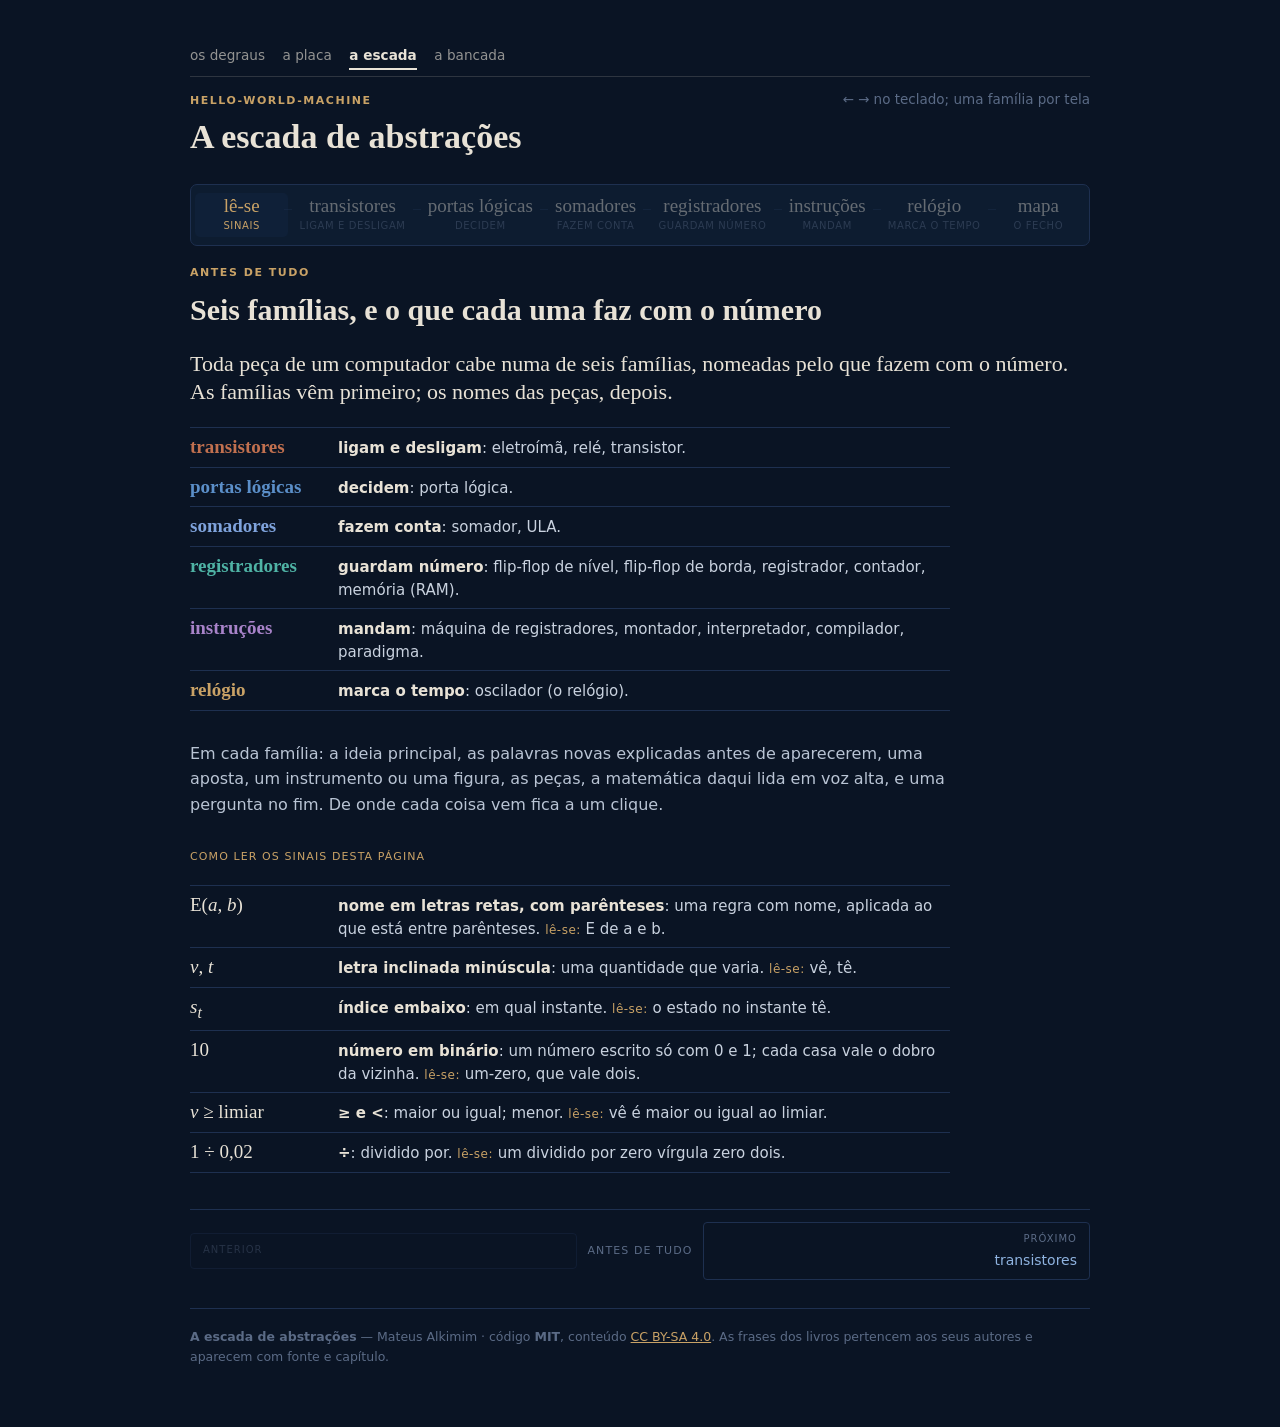
<file: pt/escada.html>
<!doctype html>
<html lang="pt-BR">
<head>
<meta charset="utf-8">
<meta name="viewport" content="width=device-width, initial-scale=1">
<title>A escada de abstrações — seis famílias, do transistor à instrução</title>
<meta name="description" content="Uma saudação sai de uma pessoa, atravessa uma máquina que só sabe se há corrente ou não, e volta. Seis famílias de circuitos são tudo o que precisa existir no meio: transistores ligam e desligam, portas decidem, somadores fazem conta, registradores guardam, instruções mandam, o relógio marca o tempo. Para quem não sabe nada, com instrumento, aposta e pergunta em cada família.">
<style>:root{ --fundo:#0a1424; --creme:#e8e2d6; --fraco:#5b6b86; --ouro:#c9a266;
         --cartao:#0d1c30; --borda:#1e3050; --lido:#6fbf6a; --falta:#8a94a4;
         --fisica:#c1704f; --comb:#5b8fc9; --seq:#4fb3a5; --lingua:#a883c9; }
  *{box-sizing:border-box}
  body{margin:0;background:var(--fundo);color:var(--creme);
       font-family:Inter,-apple-system,"Segoe UI",system-ui,sans-serif;
       padding:44px 26px 60px;line-height:1.6}
  .caixa{max-width:980px;margin:0 auto}
  h1{font-family:Cormorant,Georgia,serif;font-weight:600;font-size:44px;margin:0 0 6px}
  .lede{color:#b9c4d4;font-size:16px;max-width:760px;margin:0 0 4px}
  .nota{color:var(--fraco);font-size:13.5px;max-width:760px;margin:12px 0 0}
  h2{font-family:Cormorant,Georgia,serif;font-size:25px;margin:52px 0 10px;font-weight:600}
  h3{font-family:Cormorant,Georgia,serif;font-size:23px;font-weight:600;margin:0}

  /* --- o mapa. §4 da norma-de-diagramas: SVG com width:100% escala pela
     largura e, em tela baixa, corta os dois extremos em silêncio. Daí o
     max-height em vh — e a medida em mais de uma resolução. --- */
  .mapa{margin:26px 0 0;background:var(--cartao);border:1px solid var(--borda);
        border-radius:8px;padding:18px 14px}
  .mapa svg{width:100%;height:auto;max-height:82vh;display:block}
  /* No telefone o mapa espremido a 308px fica ilegivel — medido. Em vez de
     encolher, ele mantem largura minima e ROLA na propria caixa; o corpo da
     pagina nunca rola na horizontal. */
  @media (max-width:820px){
    .mapa{overflow-x:auto;-webkit-overflow-scrolling:touch}
    .mapa svg{min-width:720px;max-height:none}
    .mapa::after{content:"↔ arraste o mapa para o lado";display:block;
      color:var(--fraco);font-size:11.5px;padding:8px 2px 0}
  }
  .mapa a.no{cursor:pointer}
  .mapa a.no:hover rect{stroke-width:2.6}

  /* --- cartão de degrau --- */
  .degrau{background:var(--cartao);border:1px solid var(--borda);border-radius:7px;
          padding:16px 20px 14px;margin:0 0 16px;scroll-margin-top:18px}
  .degrau header{display:flex;align-items:baseline;gap:12px;flex-wrap:wrap}
  .nivel{color:var(--fraco);font-size:12px;font-variant-numeric:tabular-nums;
         margin-left:auto}
  .regime{font-size:11px;padding:2px 9px;border-radius:11px;border:1px solid}
  .r-fisica{color:var(--fisica);border-color:var(--fisica)}
  .r-comb{color:var(--comb);border-color:var(--comb)}
  .r-seq{color:var(--seq);border-color:var(--seq)}
  .r-arq{color:var(--ouro);border-color:var(--ouro)}
  .r-lingua{color:#a883c9;border-color:#a883c9}

  .campos{margin:14px 0 0;display:grid;gap:11px}
  @media (min-width:760px){ .campos{grid-template-columns:1fr 1fr;gap:11px 26px} }
  .campo{border-top:1px solid #16283f;padding-top:9px}
  .campo dt{font-size:11.5px;color:var(--ouro);letter-spacing:.04em;
            text-transform:lowercase;margin:0 0 3px}
  .campo dd{margin:0;font-size:13.5px;color:#c3ccda}
  .selo{display:inline-block;font-size:10.5px;padding:1px 7px;border-radius:9px;
        margin-left:6px;vertical-align:1px;white-space:nowrap}
  .selo.lido{color:var(--lido);border:1px solid rgba(111,191,106,.45)}
  .selo.oficio{color:var(--ouro);border:1px solid rgba(201,162,102,.45)}
  details.proc>summary{cursor:pointer;color:var(--fraco);font-size:11.5px;
        padding:5px 0 0;list-style:none}
  details.proc>summary::before{content:"· ";color:var(--ouro)}

  /* --- instrumento --- */
  .instr{margin:16px 0 4px;border:1px solid #23405e;border-radius:7px;
         background:#0a1a2e;padding:14px 16px 12px}
  .instr h4{margin:0 0 4px;font-family:Cormorant,Georgia,serif;font-size:19px;
            font-weight:600;color:var(--creme)}
  .instr .comoler{color:#9fadc0;font-size:13px;margin:0 0 12px}
  .instr canvas{width:100%;display:block;background:#0d1c30;border-radius:5px;
                border:1px solid #16283f}
  .botoes{display:flex;gap:8px;flex-wrap:wrap;margin:11px 0 0}
  .botoes button{background:#17293f;color:#b9c4d4;border:1px solid #2b4767;
        border-radius:5px;padding:6px 13px;font-size:12.5px;
        font-family:inherit;cursor:pointer}
  .botoes button:hover{border-color:var(--ouro);color:var(--creme)}
  .botoes button.on{background:#1d3a2a;border-color:var(--lido);color:#cfe8cd}
  .prova{color:var(--fraco);font-size:11.5px;margin:9px 0 0}
  .aviso{color:var(--fisica);font-size:12px}

  details.seta{margin:12px 0 0;padding:0 0 0 26px;border-left:2px solid var(--lido)}
  details.seta>summary{cursor:pointer;color:var(--lido);font-size:13px;
          padding:7px 0;list-style:none}
  details.seta>summary::before{content:"▲  ";}
  details.seta[open]>summary{color:var(--creme)}
  blockquote{margin:2px 0 12px;padding:12px 16px;background:#132440;
             border-left:3px solid var(--ouro);border-radius:0 5px 5px 0;
             color:#cfd6e2;font-size:13.5px}
  blockquote cite{display:block;margin-top:8px;color:var(--fraco);font-size:12px;
                  font-style:normal}
  .duas{color:var(--ouro);font-size:12.5px;margin:-6px 0 12px 26px}
  .pordentro{margin:12px 0 2px;padding-top:10px;border-top:1px dashed #24395c;
             color:var(--fraco);font-size:12.5px}
  .pordentro b{color:#9fadc0}
  details.dentro>summary{cursor:pointer;color:#9fadc0;font-size:13px;padding:6px 0;
             list-style:none}
  details.dentro>summary::before{content:"· ";color:var(--ouro)}
  details.dentro>summary span{color:var(--fraco)}
  ul.soltas{list-style:none;padding:0;margin:14px 0 0}
  ul.soltas li{background:var(--cartao);border:1px solid var(--borda);border-radius:5px;
             padding:11px 15px;margin:0 0 8px;font-size:13.5px}
  ul.falta{list-style:none;padding:0;margin:14px 0 0}
  ul.falta li{background:var(--cartao);border:1px dashed #33465f;border-radius:5px;
              padding:9px 14px;margin:0 0 7px;color:var(--falta);font-size:13.5px}
  ul.falta li b{color:#b9c4d4}
  ul.falta li span{float:right;font-size:12px;color:var(--fraco)}
  .estado{display:inline-block;font-size:11px;padding:1px 8px;border-radius:9px;
          margin:6px 0 0;border:1px solid}
  .e-nao-sustenta{color:#c1704f;border-color:#c1704f}
  .e-reescrita{color:var(--lido);border-color:var(--lido)}
  .e-nao-achada{color:var(--fraco);border-color:#33465f}
  .e-nao-aresta{color:#a883c9;border-color:#a883c9}
  .porque{color:#8d99ab;font-size:12.5px;margin:7px 0 0;line-height:1.55}
  .comolerpag{background:var(--cartao);border:1px solid var(--borda);
        border-radius:7px;padding:15px 20px;margin:22px 0 0;font-size:13.5px;
        color:#b0bbcb}
  .comolerpag b{color:var(--creme)}
  footer{margin-top:52px;padding-top:18px;border-top:1px solid var(--borda);
         color:var(--fraco);font-size:13px}
  footer a{color:var(--ouro)}
  code{background:#132440;padding:1px 6px;border-radius:3px;font-size:13px;color:var(--ouro)}

/* O visor da escada: uma família por tela, trilha no alto, previsão e
   recuperação. Complementa a pele (pele.css), que é a identidade escura
   desta página. Cada família empresta a sua cor por --fam. */
.caixa{max-width:900px}
.cab{display:flex;justify-content:space-between;align-items:baseline;gap:1rem;flex-wrap:wrap;margin-bottom:14px}
.cab h1{font-size:34px}
.eyebrow{font-size:11px;letter-spacing:.14em;text-transform:uppercase;color:var(--ouro);font-weight:600;margin:0}
.eyebrow b{color:var(--creme)}

.trilha{display:flex;gap:0;overflow-x:auto;padding:8px 4px;background:var(--cartao);border:1px solid var(--borda);border-radius:7px;margin-bottom:18px;scrollbar-width:thin}
.trilha .est{flex:1 0 auto;min-width:5.2rem;display:grid;justify-items:center;gap:3px;padding:3px 6px;position:relative;opacity:.4;cursor:pointer;border-radius:5px}
.trilha .est + .est::before{content:"";position:absolute;left:-4px;top:16px;width:8px;height:1px;background:var(--borda)}
.trilha .tok{font-family:Cormorant,Georgia,serif;font-size:19px;line-height:1;color:var(--creme)}
.trilha .nome{font-size:10px;letter-spacing:.06em;text-transform:uppercase;color:var(--fraco);white-space:nowrap}
.trilha .est.passado{opacity:.7}
.trilha .est.atual{opacity:1;background:#0f2038}
.trilha .est.atual .tok{color:var(--fam,var(--ouro))}
.trilha .est.atual .nome{color:var(--fam,var(--ouro))}

.tela{display:grid;gap:16px;min-width:0}
.tela header{display:grid;gap:4px}
.tela h2{margin:0;font-size:30px}
.tese{font-family:Cormorant,Georgia,serif;font-size:22px;line-height:1.3;color:var(--creme);margin:0}
.corpo{color:#b9c4d4;font-size:16px;margin:0;max-width:760px}
.fig{margin:0;background:var(--cartao);border:1px solid var(--borda);border-radius:7px;padding:12px;overflow-x:auto}
.fig svg{display:block;max-width:100%;height:auto}
.fig .rot{font-size:11px;letter-spacing:.1em;text-transform:uppercase;color:var(--ouro);margin:0 0 8px}
table.simbolos{border-collapse:collapse;width:100%;font-size:14px}
table.simbolos th,table.simbolos td{text-align:left;padding:6px 8px;border-bottom:1px solid var(--borda);vertical-align:top}
table.simbolos th{font-size:11px;letter-spacing:.1em;text-transform:uppercase;color:var(--fraco);font-weight:600}
table.simbolos td.expr{font-size:16px}

.mat{display:grid;gap:5px;padding:10px 14px;border-left:3px solid var(--fam,var(--ouro));background:var(--cartao);border-radius:0 6px 6px 0}
.mat .obj{font-size:11px;letter-spacing:.1em;text-transform:uppercase;color:var(--ouro);font-weight:600;margin:0}
.mat .obj b{color:#b9c4d4;text-transform:none;letter-spacing:0;font-size:13px;font-weight:500}
.expr{font-family:Cormorant,Georgia,serif;font-size:20px;line-height:1.3;color:var(--creme);margin:0}
.expr i{font-style:italic} .nome{font-style:normal}
.leitura{font-size:13px;font-style:italic;color:var(--fraco);margin:0;line-height:1.4}
.leitura b{font-style:normal;color:var(--ouro);font-weight:600}

/* previsão e recuperação: o salto do "ativo" para o "construtivo" */
.pergunta{display:grid;gap:8px;padding:12px 14px;border:1px solid var(--fam,var(--borda));border-radius:7px;background:#0b1a2d}
.pergunta .rot{font-size:11px;letter-spacing:.12em;text-transform:uppercase;color:var(--fam,var(--ouro));font-weight:600;margin:0}
.pergunta .enunciado{margin:0;color:var(--creme);font-size:16px}
.pergunta .opcoes{display:grid;gap:4px}
.pergunta label{display:flex;gap:8px;align-items:baseline;font-size:15px;color:#b9c4d4;cursor:pointer;padding:3px 6px;border-radius:4px}
.pergunta label:hover{background:#0f2038}
.pergunta label.certa{color:var(--lido)} .pergunta label.errada{color:var(--fisica);text-decoration:line-through}
.pergunta button.ver{justify-self:start;font:inherit;font-size:13px;color:var(--creme);background:none;border:1px solid var(--fam,var(--borda));border-radius:4px;padding:6px 12px;cursor:pointer}
.pergunta button.ver:hover{background:#0f2038}
.pergunta button:focus-visible,.pergunta input:focus-visible,nav.passo button:focus-visible{outline:2px solid var(--ouro);outline-offset:2px}
.pergunta .porque{margin:0;font-size:14px;color:#b9c4d4;border-top:1px solid var(--borda);padding-top:8px}
.pergunta .porque b{color:var(--creme)}

details.pordentro,details.prova-fam{border-top:1px solid var(--borda);padding-top:8px}
details summary{cursor:pointer;color:#8fb3e0;font-size:14px}
details summary::marker{color:var(--ouro)}
details.pordentro > div, details.pordentro > details{margin-top:10px}
details.degrau{background:var(--cartao);border:1px solid var(--borda);border-radius:6px;padding:8px 12px;margin-top:8px}
details.degrau > summary b{color:var(--creme);font-family:Cormorant,Georgia,serif;font-size:19px}
details.degrau > summary .diz{color:#b9c4d4;font-size:13.5px;margin-left:6px}
details.degrau .regime{font-size:12px;color:var(--fraco);margin:6px 0 0}
.campo{margin-top:10px}
.campo .rot{font-size:11px;letter-spacing:.1em;text-transform:uppercase;color:var(--fraco);display:flex;gap:8px;align-items:center;flex-wrap:wrap}
.campo p{margin:4px 0 0;color:#b9c4d4;font-size:14.5px}
details.passagem,details.seta,details.dentro{margin-top:6px}
details.passagem summary,details.seta summary,details.dentro summary{font-size:12.5px;color:var(--fraco)}
blockquote{margin:6px 0 0;padding:8px 12px;background:#0b1a2d;border-left:2px solid var(--borda);font-family:Cormorant,Georgia,serif;font-size:15.5px;color:var(--creme);display:grid;gap:4px}
blockquote .pt{font-family:Inter,system-ui,sans-serif;font-size:13px;color:#b9c4d4}
blockquote cite{font-style:normal;font-family:Inter,system-ui,sans-serif;font-size:11.5px;color:var(--fraco)}
.duas{font-size:12.5px;color:var(--fraco);margin:4px 0 0}
.fonte{font-size:12.5px;color:var(--fraco);margin:6px 0}
.chaves{display:flex;flex-wrap:wrap;gap:12px;font-size:12.5px;color:#b9c4d4;margin:0}
.chaves i{display:inline-block;width:.8em;height:.8em;border-radius:2px;margin-right:5px;vertical-align:-1px}
ul.soltas,ul.falta{padding-left:18px;margin:8px 0 0;font-size:14px;color:#b9c4d4}
ul.falta .estado{font-size:12px;color:var(--ouro)} ul.falta .porque-falta{font-size:13px;color:var(--fraco)}

nav.passo{display:grid;grid-template-columns:1fr auto 1fr;gap:10px;align-items:center;border-top:1px solid var(--borda);padding-top:12px;margin-top:22px}
nav.passo button{font:inherit;font-size:14px;color:#8fb3e0;background:none;border:1px solid var(--borda);border-radius:4px;padding:8px 12px;cursor:pointer;text-align:left;min-width:0;display:grid;gap:2px}
nav.passo button:hover{border-color:var(--ouro)} nav.passo button:disabled{opacity:.35;cursor:default}
nav.passo button small{font-size:10px;letter-spacing:.1em;text-transform:uppercase;color:var(--fraco)}
nav.passo button span{overflow:hidden;text-overflow:ellipsis;white-space:nowrap;display:block}
nav.passo .prox{text-align:right} nav.passo .pos{font-size:11px;letter-spacing:.1em;text-transform:uppercase;color:var(--fraco);white-space:nowrap;margin:0}
@media (max-width:460px){nav.passo{grid-template-columns:1fr 1fr}nav.passo .pos{grid-column:1/-1;text-align:center;order:-1}}
footer{margin-top:28px;color:var(--fraco);font-size:12.5px}

/* a seção escondida some de verdade: a regra .tela{display:grid} vencia o [hidden] do navegador */
.tela[hidden]{display:none}

/* a tradução do autor acompanha a citação só na página em português */
.traducao{font-size:13px;color:#b9c4d4;margin:4px 0 0}
html[lang^="en"] .traducao{display:none}

/* as palavras e as peças: nome em cor, e abaixo os dois itens, sem número */
.item{margin:10px 0 0;max-width:760px}
.nome-item{margin:0;font-size:16px;color:var(--fam,var(--ouro));font-weight:600}
.item ul{margin:3px 0 0;padding-left:1.2em;font-size:16px;line-height:1.55;color:#c9d2df}
.item ul li{margin:2px 0} .item i{font-style:normal;color:var(--fraco);font-size:13px;letter-spacing:.04em}
.palavras .rot,.pecas .rot{font-size:11px;letter-spacing:.1em;text-transform:uppercase;color:var(--ouro);margin:0 0 4px}
details.fonte{margin-top:8px} details.fonte summary{font-size:12.5px;color:var(--fraco)}
.traducao{font-size:13px;color:#b9c4d4;margin:4px 0 8px}

/* as famílias e os sinais da primeira tela: uma linha por entrada, o exemplo à esquerda */
.sinais{display:grid;border-top:1px solid var(--borda);margin:4px 0 14px;max-width:760px}
.sinal{display:grid;grid-template-columns:8.5rem 1fr;gap:12px;align-items:baseline;padding:7px 0;border-bottom:1px solid var(--borda)}
.sinal p{margin:0;font-size:15px;line-height:1.5;color:#c9d2df}
.sinal .expr{font-family:Cormorant,Georgia,serif;font-size:19px;color:var(--creme);line-height:1.3}
.sinal .expr.fam{font-family:Cormorant,Georgia,serif;font-weight:600}
.sinal b{font-weight:600;color:var(--creme)} .sinal .lese{color:var(--ouro);font-size:12px;letter-spacing:.04em}
#conv .rot{font-size:11px;letter-spacing:.1em;text-transform:uppercase;color:var(--ouro);margin:14px 0 0}
@media (max-width:420px){.sinal{grid-template-columns:6rem 1fr}}
/* O visor escreve o #id da seção na URL, e o navegador, ao terminar de carregar, rola até ela:
   a página abria com o cabeçalho, a barra e a trilha fora da vista. Com esta margem o alvo
   da rolagem cai acima do topo e a página abre no alto. */
.tela{scroll-margin-top:100vh}


.partes{display:flex;flex-wrap:wrap;gap:.2rem 1.1rem;font-size:.85rem;line-height:1.4;padding:0 0 .4rem;margin:0;border-bottom:1px solid rgba(128,128,128,.3)}
.partes a{color:inherit;opacity:.62;text-decoration:none;padding:.15rem 0;border-bottom:2px solid transparent}
.partes a:hover{opacity:1;text-decoration:underline}
.partes a[aria-current]{opacity:1;font-weight:600;border-bottom-color:currentColor}
</style>
</head>
<body>
<div class="caixa">
<nav class="partes" aria-label="As quatro partes"><a href="index.html">os degraus</a><a href="placa.html">a placa</a><a href="escada.html" aria-current="page">a escada</a><a href="bancada.html">a bancada</a></nav>
<div class="cab"><div><p class="eyebrow">hello-world-machine</p><h1>A escada de abstrações</h1></div>
<p class="nota">← → no teclado; uma família por tela</p></div>
<div class="trilha" id="trilha" aria-label="as famílias"></div>
<div id="telas">
<section class="tela" id="conv" data-nome="As seis famílias, e como ler os sinais">
  <header><p class="eyebrow">antes de tudo</p><h2>Seis famílias, e o que cada uma faz com o número</h2></header>
  <p class="tese">Toda peça de um computador cabe numa de seis famílias, nomeadas pelo que fazem com o número. As famílias vêm primeiro; os nomes das peças, depois.</p>
  <div class="sinais"><div class="sinal"><p class="expr fam" style="color:#c1704f">transistores</p><p><b>ligam e desligam</b>: eletroímã, relé, transistor.</p></div><div class="sinal"><p class="expr fam" style="color:#5b8fc9">portas lógicas</p><p><b>decidem</b>: porta lógica.</p></div><div class="sinal"><p class="expr fam" style="color:#7fa3dc">somadores</p><p><b>fazem conta</b>: somador, ULA.</p></div><div class="sinal"><p class="expr fam" style="color:#4fb3a5">registradores</p><p><b>guardam número</b>: flip-flop de nível, flip-flop de borda, registrador, contador, memória (RAM).</p></div><div class="sinal"><p class="expr fam" style="color:#a883c9">instruções</p><p><b>mandam</b>: máquina de registradores, montador, interpretador, compilador, paradigma.</p></div><div class="sinal"><p class="expr fam" style="color:#c9a266">relógio</p><p><b>marca o tempo</b>: oscilador (o relógio).</p></div></div>
  <p class="corpo">Em cada família: a ideia principal, as palavras novas explicadas antes de aparecerem, uma aposta, um instrumento ou uma figura, as peças, a matemática daqui lida em voz alta, e uma pergunta no fim. De onde cada coisa vem fica a um clique.</p>
  <p class="rot">como ler os sinais desta página</p>
  <div class="sinais"><div class="sinal"><p class="expr"><span class="nome">E</span>(<i>a</i>, <i>b</i>)</p><p><b>nome em letras retas, com parênteses</b>: uma regra com nome, aplicada ao que está entre parênteses. <span class="lese">lê-se:</span> E de a e b.</p></div><div class="sinal"><p class="expr"><i>v</i>, <i>t</i></p><p><b>letra inclinada minúscula</b>: uma quantidade que varia. <span class="lese">lê-se:</span> vê, tê.</p></div><div class="sinal"><p class="expr"><i>s</i><sub><i>t</i></sub></p><p><b>índice embaixo</b>: em qual instante. <span class="lese">lê-se:</span> o estado no instante tê.</p></div><div class="sinal"><p class="expr">10</p><p><b>número em binário</b>: um número escrito só com 0 e 1; cada casa vale o dobro da vizinha. <span class="lese">lê-se:</span> um-zero, que vale dois.</p></div><div class="sinal"><p class="expr"><i>v</i> ≥ limiar</p><p><b>≥ e &lt;</b>: maior ou igual; menor. <span class="lese">lê-se:</span> vê é maior ou igual ao limiar.</p></div><div class="sinal"><p class="expr">1 ÷ 0,02</p><p><b>÷</b>: dividido por. <span class="lese">lê-se:</span> um dividido por zero vírgula zero dois.</p></div></div>
</section>
<section class="tela familia" id="transistores" data-nome="transistores" style="--fam:#c1704f">
  <header><p class="eyebrow">família 1 de 6 · <b>transistores</b> ligam e desligam</p><h2>Uma chave que a eletricidade aciona</h2></header>
  <p class="tese">Uma máquina que só sabe se há corrente ou não precisa de uma peça que faça isso: a chave. Primeiro o relé; hoje o transistor.</p>
  <div class="palavras"><p class="rot">antes, as palavras desta tela</p><div class="item"><p class="nome-item">corrente</p><ul><li><i>O que é:</i> eletricidade andando por dentro de um fio, como água andando por um cano.</li><li><i>Por que existe:</i> é ela que faz a lâmpada acender, o motor girar e, aqui, a chave virar.</li></ul></div><div class="item"><p class="nome-item">chave</p><ul><li><i>O que é:</i> uma peça que abre ou fecha o caminho da corrente. O interruptor da luz é uma chave.</li><li><i>Por que existe:</i> para ligar e desligar sem cortar o fio.</li></ul></div><div class="item"><p class="nome-item">ímã</p><ul><li><i>O que é:</i> um pedaço de ferro que puxa outros pedaços de ferro.</li><li><i>Por que existe:</i> puxar sem encostar é o que vai deixar uma corrente mexer numa chave.</li></ul></div></div>
  <section class="pergunta previsao" data-certa="1"><p class="rot">antes de mexer, aposte</p><p class="enunciado">Se a corrente que manda for fraca demais para puxar a lâmina do relé, a lâmpada do outro lado…</p><div class="opcoes"><label><input type="radio" name="transistores-previsao" value="0" id="transistores-previsao-0"> <span>acende mais fraca</span></label><label><input type="radio" name="transistores-previsao" value="1" id="transistores-previsao-1"> <span>não acende</span></label><label><input type="radio" name="transistores-previsao" value="2" id="transistores-previsao-2"> <span>acende igual</span></label></div><button type="button" class="ver" data-pergunta="transistores-previsao">ver a resposta</button><p class="porque" hidden><b></b> A chave não tem meio-termo: ou a lâmina fecha o caminho, ou não. É por isso que dá para confiar: correntes diferentes dão o mesmo resultado, ligado ou desligado.</p></section>
  <figure class="fig"><svg viewBox="0 0 520 150" role="img" aria-label="Um relé: a corrente de controle puxa a lâmina, que fecha o contato da outra corrente">
      <text x="20" y="14" font-family="Inter, sans-serif" font-size="11" fill="#c9a266" font-weight="600" letter-spacing="1">RELÉ · uma corrente fecha a chave da outra</text>
      <g stroke="#5b8fc9" stroke-width="2" fill="none"><path d="M 30 100 L 90 100"/><path d="M 90 70 l 0 60" stroke-dasharray="3 3"/><rect x="82" y="70" width="16" height="36" fill="#14263f" stroke="#5b8fc9"/></g>
      <text x="60" y="122" text-anchor="middle" font-family="Inter, sans-serif" font-size="11" fill="#9fadc0">corrente de controle</text>
      <text x="90" y="62" text-anchor="middle" font-family="Inter, sans-serif" font-size="11" fill="#9fadc0">bobina</text>
      <g stroke="#6fbf6a" stroke-width="2.4" fill="none"><path d="M 170 60 L 230 60"/><path d="M 230 60 L 262 42"/><path d="M 268 60 L 330 60"/></g>
      <circle cx="230" cy="60" r="4" fill="#6fbf6a"/><circle cx="268" cy="60" r="4" fill="#33465f"/>
      <text x="250" y="90" text-anchor="middle" font-family="Inter, sans-serif" font-size="11" fill="#9fadc0">a lâmina: aberta = 0, fechada = 1</text>
      <path d="M 120 88 L 230 64" stroke="#c9a266" stroke-width="1.2" fill="none" stroke-dasharray="4 3"/>
      <text x="400" y="56" text-anchor="middle" font-family="Cormorant Garamond, Georgia, serif" font-size="22" fill="#e8e2d6">0 ou 1</text>
      <text x="400" y="80" text-anchor="middle" font-family="Inter, sans-serif" font-size="11" fill="#9fadc0">a corrente controlada: passa ou não passa</text>
      <text x="400" y="120" text-anchor="middle" font-family="Inter, sans-serif" font-size="11" fill="#9fadc0">nenhum meio-termo</text>
    </svg></figure>
  <div class="pecas"><p class="rot">as peças desta família</p><div class="item" id="eletroima"><p class="nome-item">eletroímã</p><ul><li><i>O que é:</i> Um pedaço de ferro com um fio enrolado nele. Com corrente no fio, o ferro vira ímã; sem corrente, deixa de ser.</li><li><i>Por que existe:</i> Porque é o jeito de a eletricidade puxar alguma coisa à distância, e de ligar e desligar esse puxão à vontade.</li></ul></div><div class="item" id="rele"><p class="nome-item">relé</p><ul><li><i>O que é:</i> Um eletroímã que puxa uma chave. Quando a corrente chega, o ímã puxa a lâmina, e a lâmina fecha outro caminho, de outra pilha.</li><li><i>Por que existe:</i> Para um sinal fraco acionar um sinal forte. O fio comprido enfraquece o sinal; o relé o faz nascer de novo, com pilha nova.</li></ul></div><div class="item" id="transistor"><p class="nome-item">transistor</p><ul><li><i>O que é:</i> Um interruptor com um eletroímã no lugar do dedo: com corrente no fio de controle, o caminho fecha; sem corrente, abre. Na bancada ele aparece com ímã e lâmina, que é como dá para ver; dentro do chip, o mesmo abre e fecha acontece sem peça que se mexa.</li><li><i>Por que existe:</i> Para fazer o que o relé faz sendo minúsculo, rápido, sem esquentar e sem gastar quase nada. Foi assim que o rádio passou a caber no bolso.</li></ul></div></div>
  <p class="corpo">Uma chave que outra corrente aciona deixa uma corrente mandar em outra. Por dentro, é um eletroímã no lugar do dedo: com corrente no fio de controle, o ímã puxa a lâmina e fecha o caminho; sem corrente, a lâmina solta. O relé é assim; o transistor faz o mesmo, minúsculo. Os dois só sabem duas coisas: ligado e desligado.</p>
  <div class="mat"><p class="obj">a matemática daqui · <b>uma linha, o limiar, separa ligado de desligado</b></p><p class="expr"><span class="nome">chave</span>(<i>v</i>) = 1 se <i>v</i> ≥ limiar, e 0 se <i>v</i> &lt; limiar</p><p class="leitura"><b>lê-se:</b> chave de vê é igual a um se vê é maior ou igual ao limiar, e zero se vê é menor que o limiar.</p></div>
  <section class="pergunta recuperacao" data-certa="1"><p class="rot">antes de seguir, responda</p><p class="enunciado">O que o transistor e o relé têm em comum, que faz os dois serem a mesma família?</p><div class="opcoes"><label><input type="radio" name="transistores-recuperacao" value="0" id="transistores-recuperacao-0"> <span>os dois amplificam som</span></label><label><input type="radio" name="transistores-recuperacao" value="1" id="transistores-recuperacao-1"> <span>os dois são chaves que a eletricidade aciona</span></label><label><input type="radio" name="transistores-recuperacao" value="2" id="transistores-recuperacao-2"> <span>os dois guardam um número</span></label></div><button type="button" class="ver" data-pergunta="transistores-recuperacao">ver a resposta</button><p class="porque" hidden><b></b> Família é o que a peça faz: estas ligam e desligam. Amplificar foi o primeiro uso do transistor; guardar número é outra família, a dos registradores.</p></section>
  <details class="fonte"><summary>de onde isto vem</summary><blockquote lang="en">We’re interested only in the idea of a relay being a switch that can be controlled by electricity rather than by fingers.<cite>Charles Petzold, <i>Code: The Hidden Language of Computer Hardware and Software</i>, 2ª ed. · cap. 7 — Telegraphs and Relays · cap. 15 — Is This for Real?</cite></blockquote><p class="traducao">O que nos interessa é só a ideia de o relé ser uma chave que a eletricidade controla, em vez dos dedos.</p><blockquote lang="en">Vacuum tubes were originally developed for amplification, but they could also be used for switches in logic gates. The same goes for the transistor.<cite>Charles Petzold, <i>Code: The Hidden Language of Computer Hardware and Software</i>, 2ª ed. · cap. 7 — Telegraphs and Relays · cap. 15 — Is This for Real?</cite></blockquote><p class="traducao">As válvulas nasceram para amplificar, mas também serviam de chave em portas lógicas. O mesmo vale para o transistor.</p><blockquote lang="en">If you take an iron bar, wrap it with a couple of hundred turns of thin insulated wire, and then run a current through the wire, the iron bar becomes a magnet.<cite>Charles Petzold, <i>Code: The Hidden Language of Computer Hardware and Software</i>, 2ª ed. · cap. 7 — Telegraphs and Relays</cite></blockquote><blockquote lang="en">Morse couldn’t use a lightbulb as his signaling device because a practical one wouldn’t be invented until 1879. Instead, Morse relied upon the phenomenon of electromagnetism.<cite>Charles Petzold, <i>Code: The Hidden Language of Computer Hardware and Software</i>, 2ª ed. · cap. 7 — Telegraphs and Relays</cite></blockquote><blockquote lang="en">A relay is like a sounder in that an incoming current is used to power an electromagnet that pulls down a metal lever. The lever, however, is used as part of a switch connecting a battery to an outgoing wire.<cite>Charles Petzold, <i>Code: The Hidden Language of Computer Hardware and Software</i>, 2ª ed. · cap. 7 — Telegraphs and Relays</cite></blockquote><blockquote lang="en">the longer a length of wire becomes, the more resistance it has to the flow of electricity. This was a major impediment to long-distance telegraphy. … In this way, a weak incoming current is “amplified” to make a stronger outgoing current.<cite>Charles Petzold, <i>Code: The Hidden Language of Computer Hardware and Software</i>, 2ª ed. · cap. 7 — Telegraphs and Relays</cite></blockquote><blockquote lang="en">Vacuum tubes were originally developed for amplification, but they could also be used for switches in logic gates. The same goes for the transistor.<cite>Charles Petzold, <i>Code: The Hidden Language of Computer Hardware and Software</i>, 2ª ed. · cap. 15 — Is This for Real?</cite></blockquote><blockquote lang="en">Vacuum tubes were originally developed for amplification, but they could also be used for switches in logic gates. The same goes for the transistor.<cite>Charles Petzold, <i>Code: The Hidden Language of Computer Hardware and Software</i>, 2ª ed. · cap. 15 — Is This for Real?</cite></blockquote></details>
</section>
<section class="tela familia" id="portas" data-nome="portas lógicas" style="--fam:#5b8fc9">
  <header><p class="eyebrow">família 2 de 6 · <b>portas lógicas</b> decidem</p><h2>Duas chaves em série decidem</h2></header>
  <p class="tese">Duas chaves em série só passam corrente com as duas fechadas: é a porta E. Em paralelo, basta uma: a porta OU. Decidir virou fiação.</p>
  <div class="palavras"><p class="rot">antes, as palavras desta tela</p><div class="item"><p class="nome-item">entrada e saída</p><ul><li><i>O que é:</i> entrada é por onde a corrente chega numa peça; saída é por onde ela sai.</li><li><i>Por que existe:</i> daqui para cima, toda peça se descreve pelo que sai, dado o que entrou.</li></ul></div><div class="item"><p class="nome-item">em série e em paralelo</p><ul><li><i>O que é:</i> em série, duas chaves ficam uma depois da outra no mesmo caminho; em paralelo, cada chave tem o seu caminho.</li><li><i>Por que existe:</i> é a diferença entre precisar das duas fechadas e bastar uma.</li></ul></div><div class="item"><p class="nome-item">sim ou não</p><ul><li><i>O que é:</i> corrente na saída é sim; sem corrente é não. Também se escreve 1 e 0.</li><li><i>Por que existe:</i> é a única pergunta que uma chave sabe responder, e dá para montar qualquer outra com ela.</li></ul></div></div>
  <section class="pergunta previsao" data-certa="1"><p class="rot">antes de mexer, aposte</p><p class="enunciado">Dois relés em série, e só o relé A acionado. A lâmpada…</p><div class="opcoes"><label><input type="radio" name="portas-previsao" value="0" id="portas-previsao-0"> <span>acende</span></label><label><input type="radio" name="portas-previsao" value="1" id="portas-previsao-1"> <span>não acende</span></label><label><input type="radio" name="portas-previsao" value="2" id="portas-previsao-2"> <span>acende pela metade</span></label></div><button type="button" class="ver" data-pergunta="portas-previsao">ver a resposta</button><p class="porque" hidden><b></b> Em série, a corrente passa pelos dois contatos; um aberto basta para cortar. É a porta E: precisa dos dois.</p></section>
  <div class="instr" id="i-rele-vira-porta"><h4>Dois relés viram uma porta</h4><p class="comoler">Ligue os dois e veja: <b>em série</b> a lâmpada só acende com os dois acionados, que é a porta E, feita de metal. A tabela-verdade não vem pronta: ela se preenche conforme você visita as combinações, e enquanto faltar linha o instrumento diz quantas faltam.</p><canvas data-h="230"></canvas><div class="botoes"><button type="button" data-acao="mode">em série</button><button type="button" data-acao="inA">relé A</button><button type="button" data-acao="inB">relé B</button></div></div>
  <div class="pecas"><p class="rot">as peças desta família</p><div class="item" id="porta"><p class="nome-item">porta lógica</p><ul><li><i>O que é:</i> Uma peça que responde sim ou não: deixa a corrente passar, ou bloqueia, conforme o que chega nas entradas. É feita de chaves ligadas de um certo jeito.</li><li><i>Por que existe:</i> Porque uma chave acionada por outra chave pode ser ligada a mais chaves, e assim as perguntas de sim ou não se combinam até virar conta.</li></ul></div></div>
  <p class="corpo">Uma porta lógica responde sim ou não a uma pergunta sobre as entradas, e a resposta é só a forma como os fios foram ligados. Com E, OU e NÃO se monta qualquer pergunta de sim ou não. É o ponto em que o assunto deixa de ser eletricidade e passa a ser lógica.</p>
  <div class="mat"><p class="obj">a matemática daqui · <b>regras de sim ou não, que se combinam</b></p><p class="expr"><span class="nome">E</span>(<i>a</i>, <i>b</i>) = 1 só se <i>a</i> = 1 e <i>b</i> = 1</p><p class="leitura"><b>lê-se:</b> E de a e b é igual a um só se a é igual a um e b é igual a um.</p></div>
  <section class="pergunta recuperacao" data-certa="1"><p class="rot">antes de seguir, responda</p><p class="enunciado">Que arranjo de dois relés acende a lâmpada quando qualquer um dos dois é acionado?</p><div class="opcoes"><label><input type="radio" name="portas-recuperacao" value="0" id="portas-recuperacao-0"> <span>em série</span></label><label><input type="radio" name="portas-recuperacao" value="1" id="portas-recuperacao-1"> <span>em paralelo</span></label><label><input type="radio" name="portas-recuperacao" value="2" id="portas-recuperacao-2"> <span>nenhum: precisa de três</span></label></div><button type="button" class="ver" data-pergunta="portas-recuperacao">ver a resposta</button><p class="porque" hidden><b></b> Em paralelo há dois caminhos, e basta um fechado. É a porta OU. Em série é a porta E.</p></section>
  <details class="fonte"><summary>de onde isto vem</summary><blockquote lang="en">These two relays wired in series are known as an AND gate because it is performing a Boolean AND operation.<cite>Charles Petzold, <i>Code: The Hidden Language of Computer Hardware and Software</i>, 2ª ed. · cap. 8 — Relays and Gates</cite></blockquote><p class="traducao">Esses dois relés ligados em série são conhecidos como porta E, porque executam a operação E de Boole.</p><blockquote lang="en">Reduced to its essentials, a computer is a synthesis of Boolean algebra and electricity. The crucial components that embody this melding of math and hardware are known as logic gates. … Logic gates perform simple operations in Boolean logic by blocking or letting through the flow of electrical current.<cite>Charles Petzold, <i>Code: The Hidden Language of Computer Hardware and Software</i>, 2ª ed. · cap. 8 — Relays and Gates</cite></blockquote><blockquote lang="en">Relays have an advantage over switches in that relays can be switched on and off by other relays rather than by fingers. This means that logic gates can be combined to perform more complex tasks, such as simple functions in arithmetic and, eventually, the workings of entire computers.<cite>Charles Petzold, <i>Code: The Hidden Language of Computer Hardware and Software</i>, 2ª ed. · cap. 8 — Relays and Gates</cite></blockquote></details>
</section>
<section class="tela familia" id="somadores" data-nome="somadores" style="--fam:#7fa3dc">
  <header><p class="eyebrow">família 3 de 6 · <b>somadores</b> fazem conta</p><h2>Portas ligadas de um jeito fazem conta</h2></header>
  <p class="tese">OU-exclusivo dá a soma de dois bits; E dá o vai-um. Encadeadas, somam qualquer número. A ULA é esse arranjo com nome de função.</p>
  <div class="palavras"><p class="rot">antes, as palavras desta tela</p><div class="item"><p class="nome-item">bit</p><ul><li><i>O que é:</i> uma casa que só aceita 0 ou 1. É o que uma chave guarda: desligada ou ligada.</li><li><i>Por que existe:</i> é a menor quantidade de informação que existe; tudo o mais é feito de bits.</li></ul></div><div class="item"><p class="nome-item">binário</p><ul><li><i>O que é:</i> um número escrito só com 0 e 1, em que cada casa vale o dobro da vizinha: 1, 2, 4, 8…</li><li><i>Por que existe:</i> é o jeito de contar com chaves. Dois é 10; três é 11; quatro é 100.</li></ul></div><div class="item"><p class="nome-item">byte</p><ul><li><i>O que é:</i> oito bits lado a lado. Cabem 256 valores diferentes.</li><li><i>Por que existe:</i> é o tamanho de uma letra, e o pedaço que a máquina move de cada vez.</li></ul></div><div class="item"><p class="nome-item">vai-um</p><ul><li><i>O que é:</i> o 1 que sobra de uma casa e vai para a casa seguinte, como no papel.</li><li><i>Por que existe:</i> sem ele, a soma para na primeira casa.</li></ul></div><div class="item"><p class="nome-item">OU-exclusivo</p><ul><li><i>O que é:</i> uma porta que responde sim só quando as duas entradas são diferentes.</li><li><i>Por que existe:</i> é exatamente a soma de uma casa: 0 e 1 dá 1; 1 e 1 dá 0, e sobra o vai-um.</li></ul></div></div>
  <section class="pergunta previsao" data-certa="1"><p class="rot">antes de mexer, aposte</p><p class="enunciado">A = 1 e B = 1 no somador. O que sai?</p><div class="opcoes"><label><input type="radio" name="somadores-previsao" value="0" id="somadores-previsao-0"> <span>soma 1, vai-um 0</span></label><label><input type="radio" name="somadores-previsao" value="1" id="somadores-previsao-1"> <span>soma 0, vai-um 1</span></label><label><input type="radio" name="somadores-previsao" value="2" id="somadores-previsao-2"> <span>soma 1, vai-um 1</span></label></div><button type="button" class="ver" data-pergunta="somadores-previsao">ver a resposta</button><p class="porque" hidden><b></b> Um mais um é dois, que em binário se escreve 10: a casa da soma fica 0 e o 1 vai para a casa seguinte. OU-exclusivo de 1 e 1 é 0; E de 1 e 1 é 1.</p></section>
  <div class="instr" id="i-portas-viram-conta"><h4>Duas portas viram uma conta</h4><p class="comoler">A porta OU-exclusivo dá a soma; a porta E dá o vai-um. A conta em binário aparece ao lado para você conferir que não é coincidência, e o caso que interessa é <b>1 + 1</b>.</p><canvas data-h="220"></canvas><div class="botoes"><button type="button" data-acao="inA">A</button><button type="button" data-acao="inB">B</button></div></div>
  <div class="pecas"><p class="rot">as peças desta família</p><div class="item" id="somador"><p class="nome-item">somador</p><ul><li><i>O que é:</i> Uma peça que soma dois bits e devolve dois: o bit da soma e o vai-um.</li><li><i>Por que existe:</i> Porque somar uma casa só não basta: da segunda casa em diante são três bits a somar, os dois da casa e o vai-um que veio da anterior.</li></ul></div><div class="item" id="ula"><p class="nome-item">ULA</p><ul><li><i>O que é:</i> A parte da máquina que soma e subtrai, e faz mais algumas coisas úteis.</li><li><i>Por que existe:</i> Porque números grandes se somam em pedaços, um byte de cada vez, e cada pedaço precisa levar em conta o vai-um do anterior. A ULA faz essa sequência.</li></ul></div></div>
  <p class="corpo">Somar 1 + 1 dá 10 em binário: soma 0 e vai-um 1, exatamente o que as duas portas respondem. Ligando um somador de uma casa ao da casa seguinte, soma-se qualquer número. A ULA, a calculadora da máquina, junta a soma, a subtração e as operações de sim ou não num só lugar.</p>
  <div class="mat"><p class="obj">a matemática daqui · <b>somar em binário, casa por casa, com o vai-um</b></p><p class="expr">1 + 1 = 10 em binário: soma 0, vai-um 1</p><p class="leitura"><b>lê-se:</b> um mais um é igual a um-zero em binário: soma zero, vai-um um.</p></div>
  <section class="pergunta recuperacao" data-certa="1"><p class="rot">antes de seguir, responda</p><p class="enunciado">Por que a ULA é da família dos somadores, e não da dos registradores?</p><div class="opcoes"><label><input type="radio" name="somadores-recuperacao" value="0" id="somadores-recuperacao-0"> <span>porque guarda o resultado</span></label><label><input type="radio" name="somadores-recuperacao" value="1" id="somadores-recuperacao-1"> <span>porque faz conta e não guarda nada</span></label><label><input type="radio" name="somadores-recuperacao" value="2" id="somadores-recuperacao-2"> <span>porque tem relógio</span></label></div><button type="button" class="ver" data-pergunta="somadores-recuperacao">ver a resposta</button><p class="porque" hidden><b></b> A ULA opera e devolve; quem guarda o resultado é outra família, a dos registradores, que vem a seguir. Família é o que a peça faz com o número.</p></section>
  <details class="fonte"><summary>de onde isto vem</summary><blockquote lang="en">A half adder is an XOR gate and an AND gate<cite>Charles Petzold, <i>Code: The Hidden Language of Computer Hardware and Software</i>, 2ª ed. · cap. 14 — Adding with Logic Gates</cite></blockquote><p class="traducao">Um meio-somador é uma porta OU-exclusivo e uma porta E.</p><blockquote lang="en">adding a pair of binary numbers results in two bits, which are called the sum bit and the carry bit (as in “1 plus 1 equals 0, carry the 1”)<cite>Charles Petzold, <i>Code: The Hidden Language of Computer Hardware and Software</i>, 2ª ed. · cap. 14 — Adding with Logic Gates</cite></blockquote><blockquote lang="en">We can use the half adder only for the addition of the rightmost column: 1 plus 1 equals 0, carry the 1. For the second column from the right, we really need to add three binary numbers because of the carry. And that goes for all subsequent columns.<cite>Charles Petzold, <i>Code: The Hidden Language of Computer Hardware and Software</i>, 2ª ed. · cap. 14 — Adding with Logic Gates</cite></blockquote><blockquote lang="en">The remainder of this chapter focuses on the most fundamental part of the CPU, which is known as the arithmetic logic unit, or ALU. This is the part of the CPU that adds and subtracts, as well as performing a couple of other useful tasks.<cite>Charles Petzold, <i>Code: The Hidden Language of Computer Hardware and Software</i>, 2ª ed. · cap. 21 — The Arithmetic Logic Unit</cite></blockquote><blockquote lang="en">these large numbers must be added and subtracted in bytes, starting with the least significant byte. Each subsequent 1-byte addition or subtraction must take into account the carry from the previous operation.<cite>Charles Petzold, <i>Code: The Hidden Language of Computer Hardware and Software</i>, 2ª ed. · cap. 21 — The Arithmetic Logic Unit</cite></blockquote></details>
</section>
<section class="tela familia" id="registradores" data-nome="registradores" style="--fam:#4fb3a5">
  <header><p class="eyebrow">família 4 de 6 · <b>registradores</b> guardam número</p><h2>Um circuito que lembra</h2></header>
  <p class="tese">Duas portas realimentadas lembram um bit depois que a entrada some. Oito lado a lado guardam um byte. Muitos, com endereço, são a memória.</p>
  <div class="palavras"><p class="rot">antes, as palavras desta tela</p><div class="item"><p class="nome-item">realimentado</p><ul><li><i>O que é:</i> um circuito cuja saída volta para a própria entrada.</li><li><i>Por que existe:</i> é o que faz a peça segurar o que recebeu, mesmo depois de a entrada sumir.</li></ul></div><div class="item"><p class="nome-item">relógio e borda</p><ul><li><i>O que é:</i> o relógio é um tique que se repete, sempre igual; a borda é o instante em que o tique sobe. A peça que faz o tique vem na última família.</li><li><i>Por que existe:</i> para todas as peças guardarem no mesmo instante, e não a qualquer momento.</li></ul></div><div class="item"><p class="nome-item">endereço</p><ul><li><i>O que é:</i> o número na porta de uma fileira da memória.</li><li><i>Por que existe:</i> para achar de novo o que foi guardado.</li></ul></div></div>
  <section class="pergunta previsao" data-certa="1"><p class="rot">antes de mexer, aposte</p><p class="enunciado">Aperte S e solte. Depois aperte R e solte. Nos dois momentos a entrada voltou a (0, 0). A saída…</p><div class="opcoes"><label><input type="radio" name="registradores-previsao" value="0" id="registradores-previsao-0"> <span>é a mesma nos dois</span></label><label><input type="radio" name="registradores-previsao" value="1" id="registradores-previsao-1"> <span>é diferente nos dois</span></label><label><input type="radio" name="registradores-previsao" value="2" id="registradores-previsao-2"> <span>fica apagada</span></label></div><button type="button" class="ver" data-pergunta="registradores-previsao">ver a resposta</button><p class="porque" hidden><b></b> Com a mesma entrada, saídas diferentes: a saída depende do que veio antes. É isso que lembrar quer dizer, e nenhuma porta sozinha faz.</p></section>
  <div class="instr" id="i-circuito-que-lembra"><h4>O circuito que lembra</h4><p class="comoler"><b>S</b> liga, <b>R</b> desliga, e <b>Q</b> é o que o circuito lembra. Aperte S e solte; aperte R e solte. Nos dois casos a entrada volta a ser (0, 0), e a saída é diferente. É essa a definição de lembrar, e é a coisa que nenhuma porta sozinha faz.</p><canvas data-h="240"></canvas><div class="botoes"><button type="button" data-acao="setS">S — segurar</button><button type="button" data-acao="setR">R — segurar</button></div></div>
  <div class="pecas"><p class="rot">as peças desta família</p><div class="item" id="flipflop"><p class="nome-item">flip-flop de nível</p><ul><li><i>O que é:</i> O primeiro circuito que lembra: com as duas chaves soltas, ele pode estar de dois jeitos, e fica no jeito em que a última chave o deixou.</li><li><i>Por que existe:</i> Porque sem lembrar não existe antes: não há conta acumulada, não há contagem, não há ordem a cumprir. Tudo o que a máquina faz com o tempo começa aqui.</li></ul></div><div class="item" id="flipflop_b"><p class="nome-item">flip-flop de borda</p><ul><li><i>O que é:</i> Um flip-flop que só guarda o dado no instante em que o relógio sobe, e não durante todo o tempo em que ele está alto. É feito de dois flip-flops de nível em fila.</li><li><i>Por que existe:</i> Porque o de nível vaza: enquanto o relógio está alto, qualquer mudança na entrada atravessa para a saída. Num circuito ligado à própria saída, isso vira um laço sem fim.</li></ul></div><div class="item" id="registrador"><p class="nome-item">registrador</p><ul><li><i>O que é:</i> Oito flip-flops lado a lado, que guardam um byte enquanto a ULA trabalha nele. A máquina manda guardar e manda devolver.</li><li><i>Por que existe:</i> Porque a ULA precisa de um lugar perto dela para pousar os números que vai somar e o resultado. Buscar na memória a cada passo seria uma viagem a cada conta.</li></ul></div><div class="item" id="contador"><p class="nome-item">contador</p><ul><li><i>O que é:</i> Uma fileira de flip-flops de borda em que cada um dispara o seguinte. Lida em binário, a fileira conta os tiques do relógio.</li><li><i>Por que existe:</i> Porque a máquina precisa saber qual é a próxima. O número que o contador guarda vira o endereço que ela vai ler em seguida.</li></ul></div><div class="item" id="memoria"><p class="nome-item">memória (RAM)</p><ul><li><i>O que é:</i> Muitos flip-flops em fileiras, cada fileira com um número na porta, o endereço. Dá para guardar um valor numa fileira e, depois, ler o que está lá.</li><li><i>Por que existe:</i> Porque escrever e ler acontecem em momentos diferentes, e alguma coisa precisa manter o que foi escrito intacto entre os dois.</li></ul></div></div>
  <p class="corpo">O flip-flop é o primeiro circuito cuja saída depende do que entrou antes, não só de agora. Guardando só na borda do relógio, vira o registrador, que segura um byte e o devolve quando mandam; em fileiras com endereço, vira a memória; ligado em fila, conta. Tudo é a mesma família: guardar número.</p>
  <div class="mat"><p class="obj">a matemática daqui · <b>o estado de agora depende do estado de antes</b></p><p class="expr"><i>s</i><sub><i>t</i>+1</sub> = <span class="nome">f</span>(<i>s</i><sub><i>t</i></sub>, <i>x</i><sub><i>t</i></sub>)</p><p class="leitura"><b>lê-se:</b> o estado no instante tê mais um é f de: o estado no instante tê, e a entrada no instante tê.</p></div>
  <section class="pergunta recuperacao" data-certa="0"><p class="rot">antes de seguir, responda</p><p class="enunciado">A memória e o contador estão na família do flip-flop porque…</p><div class="opcoes"><label><input type="radio" name="registradores-recuperacao" value="0" id="registradores-recuperacao-0"> <span>todos são feitos de flip-flops e guardam número</span></label><label><input type="radio" name="registradores-recuperacao" value="1" id="registradores-recuperacao-1"> <span>todos fazem conta</span></label><label><input type="radio" name="registradores-recuperacao" value="2" id="registradores-recuperacao-2"> <span>todos precisam de teclado</span></label></div><button type="button" class="ver" data-pergunta="registradores-recuperacao">ver a resposta</button><p class="porque" hidden><b></b> Os três são feitos de flip-flops. O contador também soma um a cada tique, mas o que ele conserva é o número guardado.</p></section>
  <details class="fonte"><summary>de onde isto vem</summary><blockquote lang="en">the level-triggered D-type flip-flop, which is made from an inverter, two AND gates, and two NOR gates<cite>Charles Petzold, <i>Code: The Hidden Language of Computer Hardware and Software</i>, 2ª ed. · cap. 19 — An Assemblage of Memory</cite></blockquote><p class="traducao">o flip-flop tipo D disparado por nível, que é feito de um inversor, duas portas E e duas portas NÃO-OU</p><blockquote lang="en">This configuration of flip-flops, decoder, and selector is sometimes known as read/write memory<cite>Charles Petzold, <i>Code: The Hidden Language of Computer Hardware and Software</i>, 2ª ed. · cap. 19 — An Assemblage of Memory</cite></blockquote><p class="traducao">Esse arranjo de flip-flops, decodificador e seletor é às vezes chamado de memória de leitura e escrita</p><blockquote lang="en">We can say that this circuit has two stable states when both switches are open. Such a circuit is called a flip-flop… A flip-flop circuit retains information. It “remembers.” It only remembers what switch was most recently closed, but that is significant.<cite>Charles Petzold, <i>Code: The Hidden Language of Computer Hardware and Software</i>, 2ª ed. · cap. 17 — Feedback and Flip-Flops</cite></blockquote><blockquote lang="en">An edge-triggered D-type flip-flop is constructed from two stages of level-triggered D-type flip-flops, wired together this way:<cite>Charles Petzold, <i>Code: The Hidden Language of Computer Hardware and Software</i>, 2ª ed. · cap. 17 — Feedback and Flip-Flops</cite></blockquote><blockquote lang="en">This is what’s called an “infinite loop.” It occurs because the D-type flip-flop we designed was level-triggered. The Clock input must change its level from 0 to 1 in order for the value of the Data input to be stored in the latch. But during the time that the Clock input is 1, the Data input can change, and those changes will be reflected in the values of the outputs.<cite>Charles Petzold, <i>Code: The Hidden Language of Computer Hardware and Software</i>, 2ª ed. · cap. 17 — Feedback and Flip-Flops</cite></blockquote><blockquote lang="en">These latches are called registers, and a primary purpose of these registers is to store bytes as they are processed by the ALU.<cite>Charles Petzold, <i>Code: The Hidden Language of Computer Hardware and Software</i>, 2ª ed. · cap. 22 — Registers and Busses</cite></blockquote><blockquote lang="en">This is a job for a counter built from a row of cascading flip-flops, such as the one you saw on page 237 of Chapter 17:<cite>Charles Petzold, <i>Code: The Hidden Language of Computer Hardware and Software</i>, 2ª ed. · cap. 20 — Automating Arithmetic</cite></blockquote><blockquote lang="en">This configuration of flip-flops, decoder, and selector is sometimes known as read/write memory because you can store values (that is, write them) and later determine what those values are (that is, read them). Because you can change the Address signals to any one of the eight values at will, this type of memory is more commonly known as random access memory, or RAM<cite>Charles Petzold, <i>Code: The Hidden Language of Computer Hardware and Software</i>, 2ª ed. · cap. 19 — An Assemblage of Memory</cite></blockquote><blockquote lang="en">We write and we later read. We save and we later retrieve. We store and we later access. The function of memory is to keep the information intact between those two events.<cite>Charles Petzold, <i>Code: The Hidden Language of Computer Hardware and Software</i>, 2ª ed. · cap. 19 — An Assemblage of Memory</cite></blockquote></details>
</section>
<section class="tela familia" id="instrucoes" data-nome="instruções" style="--fam:#a883c9">
  <header><p class="eyebrow">família 5 de 6 · <b>instruções</b> mandam</p><h2>Um número lido como ordem</h2></header>
  <p class="tese">Ao lado dos dados moram bytes que a máquina lê como ordens; o contador de programa aponta qual. Daí sobem montador, interpretador e compilador.</p>
  <div class="palavras"><p class="rot">antes, as palavras desta tela</p><div class="item"><p class="nome-item">instrução</p><ul><li><i>O que é:</i> uma ordem que a máquina sabe cumprir, guardada na memória como um byte: some, copie, guarde, pule.</li><li><i>Por que existe:</i> sem ordens, a máquina só guardaria e somaria ao acaso.</li></ul></div><div class="item"><p class="nome-item">programa</p><ul><li><i>O que é:</i> uma fila de instruções, uma depois da outra.</li><li><i>Por que existe:</i> é como uma pessoa diz à máquina o que fazer, de uma vez, para a máquina fazer sozinha.</li></ul></div><div class="item"><p class="nome-item">contador de programa</p><ul><li><i>O que é:</i> um contador que guarda o endereço da próxima instrução.</li><li><i>Por que existe:</i> para a máquina saber qual byte ler como ordem agora, e qual vem depois.</li></ul></div><div class="item"><p class="nome-item">controlador</p><ul><li><i>O que é:</i> a parte que lê a instrução e manda nas outras peças, uma de cada vez.</li><li><i>Por que existe:</i> peça solta não faz nada em ordem; alguém tem de dizer quem trabalha agora.</li></ul></div></div>
  <section class="pergunta previsao" data-certa="2"><p class="rot">antes de mexer, aposte</p><p class="enunciado">Na memória há o byte 4F. Ele é uma letra ou uma ordem?</p><div class="opcoes"><label><input type="radio" name="instrucoes-previsao" value="0" id="instrucoes-previsao-0"> <span>sempre uma letra</span></label><label><input type="radio" name="instrucoes-previsao" value="1" id="instrucoes-previsao-1"> <span>sempre uma ordem</span></label><label><input type="radio" name="instrucoes-previsao" value="2" id="instrucoes-previsao-2"> <span>depende de o contador de programa apontar para ele</span></label></div><button type="button" class="ver" data-pergunta="instrucoes-previsao">ver a resposta</button><p class="porque" hidden><b></b> O byte é o mesmo nos dois casos. Quem decide é o apontador: se o contador de programa chega nele, é lido como ordem.</p></section>
  <figure class="fig"><svg viewBox="0 0 520 150" role="img" aria-label="O contador de programa aponta uma gaveta; o byte que está nela é lido como ordem">
      <text x="20" y="14" font-family="Inter, sans-serif" font-size="11" fill="#c9a266" font-weight="600" letter-spacing="1">CONTADOR DE PROGRAMA · aponta qual gaveta será lida como ORDEM agora</text>
      <g font-family="Spline Sans Mono, ui-monospace, monospace" font-size="13" text-anchor="middle">
        <rect x="20" y="40" width="110" height="46" rx="4" fill="#0d1c30" stroke="#a883c9"/><text x="75" y="60" fill="#9fadc0">PC</text><text x="75" y="78" fill="#e8e2d6">0004</text>
        <path d="M 130 63 L 180 63" stroke="#a883c9" stroke-width="2"/><path d="M 176 59 L 184 63 L 176 67 Z" fill="#a883c9"/>
        <rect x="190" y="30" width="60" height="30" fill="#0d1c30" stroke="#1e3050"/><text x="220" y="50" fill="#5b6b86">0003</text>
        <rect x="190" y="62" width="60" height="30" fill="#0d1c30" stroke="#a883c9" stroke-width="2"/><text x="220" y="82" fill="#e8e2d6">36</text>
        <rect x="190" y="94" width="60" height="30" fill="#0d1c30" stroke="#1e3050"/><text x="220" y="114" fill="#5b6b86">4F</text>
        <path d="M 250 77 L 300 77" stroke="#a883c9" stroke-width="2"/><path d="M 296 73 L 304 77 L 296 81 Z" fill="#a883c9"/>
        <rect x="310" y="48" width="190" height="56" rx="4" fill="#0d1c30" stroke="#a883c9"/>
        <text x="405" y="70" fill="#9fadc0" font-family="Inter, sans-serif" font-size="11">o byte 36 é lido como</text><text x="405" y="92" fill="#e8e2d6" font-family="Inter, sans-serif">“escreva em [HL]”</text>
      </g>
      <text x="220" y="142" text-anchor="middle" font-family="Inter, sans-serif" font-size="11" fill="#9fadc0">o 4F da gaveta de baixo é uma letra; nada no byte diz isso, só o apontador</text>
    </svg></figure>
  <div class="pecas"><p class="rot">as peças desta família</p><div class="item" id="maquina"><p class="nome-item">máquina de registradores</p><ul><li><i>O que é:</i> Registradores e operações, mais um controlador que diz a ordem em que as operações acontecem. Desenhada, ela é um diagrama de fiação.</li><li><i>Por que existe:</i> Porque peça solta não faz nada em ordem. Faltava um sinal que mandasse as peças trabalharem juntas para cumprir uma instrução guardada na memória.</li></ul></div><div class="item" id="assembler"><p class="nome-item">montador</p><ul><li><i>O que é:</i> Um programa que lê o texto com as ordens, escritas em palavras, e o transforma na lista de instruções que a máquina executa.</li><li><i>Por que existe:</i> Porque o texto usa nomes no lugar de endereços, e um nome é uma promessa de endereço que ainda não existe. O montador lê o texto inteiro antes, só para descobrir a que lugar cada nome aponta.</li></ul></div><div class="item" id="avaliador"><p class="nome-item">interpretador</p><ul><li><i>O que é:</i> Um programa que lê uma expressão e decide o que ela significa, passo a passo, usando os registradores da máquina.</li><li><i>Por que existe:</i> Porque assim uma linguagem feita para pessoas roda numa máquina que só entende instruções: o interpretador é a ponte, escrito quase na língua da máquina.</li></ul></div><div class="item" id="compilador"><p class="nome-item">compilador</p><ul><li><i>O que é:</i> Um programa que traduz, de uma vez, um programa escrito para pessoas num programa equivalente escrito na língua da máquina.</li><li><i>Por que existe:</i> Porque interpretar a cada vez custa caro: traduzido de uma vez, o programa roda muito mais rápido. O preço é que o interpretador é melhor para experimentar e corrigir.</li></ul></div><div class="item" id="paradigma"><p class="nome-item">paradigma</p><ul><li><i>O que é:</i> Um jeito de programar que aparece quando se muda o interpretador. Por exemplo: ensinar o interpretador a procurar sozinho entre várias respostas possíveis.</li><li><i>Por que existe:</i> Porque, sendo o interpretador um programa, dá para experimentar uma linguagem nova só mudando ele, antes de existir uma implementação de verdade.</li></ul></div></div>
  <p class="corpo">Nada no byte diz se ele é dado ou ordem; o que decide é onde o contador de programa aponta. A máquina de registradores é esse arranjo: registradores, operações e um controlador que diz a ordem. O montador troca palavras por bytes; o interpretador executa um texto; o compilador o traduz de uma vez.</p>
  <div class="mat"><p class="obj">a matemática daqui · <b>a máquina é uma regra de passo: do estado de agora para o próximo</b></p><p class="expr">próximo = <span class="nome">passo</span>(<i>PC</i>, <i>A</i>, mem)</p><p class="leitura"><b>lê-se:</b> o próximo estado é passo de: o contador de programa, o registrador A, e a memória.</p></div>
  <section class="pergunta recuperacao" data-certa="2"><p class="rot">antes de seguir, responda</p><p class="enunciado">Qual destas peças não é da família das instruções?</p><div class="opcoes"><label><input type="radio" name="instrucoes-recuperacao" value="0" id="instrucoes-recuperacao-0"> <span>o montador</span></label><label><input type="radio" name="instrucoes-recuperacao" value="1" id="instrucoes-recuperacao-1"> <span>o compilador</span></label><label><input type="radio" name="instrucoes-recuperacao" value="2" id="instrucoes-recuperacao-2"> <span>o somador</span></label></div><button type="button" class="ver" data-pergunta="instrucoes-recuperacao">ver a resposta</button><p class="porque" hidden><b></b> O somador faz conta e não sabe o que é uma ordem. Montador e compilador vivem de traduzir ordens.</p></section>
  <details class="fonte"><summary>de onde isto vem</summary><blockquote lang="en">To design a register machine, we must design its data paths (registers and operations) and the controller that sequences these operations.<cite>Harold Abelson &amp; Gerald Jay Sussman, <i>Structure and Interpretation of Computer Programs</i>, 2ª ed. · §5.1 — Designing Register Machines · Petzold, cap. 23 — CPU Control Signals</cite></blockquote><p class="traducao">Para projetar uma máquina de registradores, projetamos os caminhos de dados (registradores e operações) e o controlador que sequencia essas operações.</p><blockquote lang="en">To design a register machine, we must design its data paths (registers and operations) and the controller that sequences these operations. … If we view the arrows as wires and the X buttons as switches, the data-path diagram is very like the wiring diagram for a machine that could be constructed from electrical components.<cite>Harold Abelson &amp; Gerald Jay Sussman, <i>Structure and Interpretation of Computer Programs</i>, 2ª ed. · SICP §5.1 — Designing Register Machines</cite></blockquote><blockquote lang="en">…control signals, so called because they control these components to work together in executing instructions stored in memory. … The CPU control signals are the strings.<cite>Charles Petzold, <i>Code: The Hidden Language of Computer Hardware and Software</i>, 2ª ed. · caps. 22–23 — Registers and Busses · CPU Control Signals</cite></blockquote><blockquote lang="en">The assembler transforms the sequence of controller expressions for a machine into a corresponding list of machine instructions, each with its execution procedure.<cite>Harold Abelson &amp; Gerald Jay Sussman, <i>Structure and Interpretation of Computer Programs</i>, 2ª ed. · SICP §5.2.2 — The Assembler</cite></blockquote><blockquote lang="en">Before it can generate the instruction execution procedures, the assembler must know what all the labels refer to, so it begins by scanning the controller text to separate the labels from the instructions.<cite>Harold Abelson &amp; Gerald Jay Sussman, <i>Structure and Interpretation of Computer Programs</i>, 2ª ed. · SICP §5.2.2 — The Assembler</cite></blockquote><blockquote lang="en">The explicit-control evaluator that we develop in this section shows how the underlying procedure-calling and argument-passing mechanisms used in the evaluation process can be described in terms of operations on registers and stacks.<cite>Harold Abelson &amp; Gerald Jay Sussman, <i>Structure and Interpretation of Computer Programs</i>, 2ª ed. · SICP §5.4 — The Explicit-Control Evaluator</cite></blockquote><blockquote lang="en">the explicit-control evaluator can serve as an implementation of a Scheme interpreter, written in a language that is very similar to the native machine language of conventional computers.<cite>Harold Abelson &amp; Gerald Jay Sussman, <i>Structure and Interpretation of Computer Programs</i>, 2ª ed. · SICP §5.4 — The Explicit-Control Evaluator</cite></blockquote><blockquote lang="en">A compiler for a given source language and machine translates a source program into an equivalent program (called the object program) written in the machine's native language.<cite>Harold Abelson &amp; Gerald Jay Sussman, <i>Structure and Interpretation of Computer Programs</i>, 2ª ed. · SICP §5.5 — Compilation</cite></blockquote><blockquote lang="en">Compared with interpretation, compilation can provide a great increase in the efficiency of program execution, as we will explain below in the overview of the compiler. On the other hand, an interpreter provides a more powerful environment for interactive program development and debugging, because the source program being executed is available at run time to be examined and modified.<cite>Harold Abelson &amp; Gerald Jay Sussman, <i>Structure and Interpretation of Computer Programs</i>, 2ª ed. · SICP §5.5 — Compilation</cite></blockquote><blockquote lang="en">we extend the Scheme evaluator to support a programming paradigm called nondeterministic computing by building into the evaluator a facility to support automatic search<cite>Harold Abelson &amp; Gerald Jay Sussman, <i>Structure and Interpretation of Computer Programs</i>, 2ª ed. · SICP §4.3 — Variations on a Scheme: Nondeterministic Computing</cite></blockquote><blockquote lang="en">Now that we have an evaluator expressed as a Lisp program, we can experiment with alternative choices in language design simply by modifying the evaluator. Indeed, new languages are often invented by first writing an evaluator that embeds the new language within an existing high-level language.<cite>Harold Abelson &amp; Gerald Jay Sussman, <i>Structure and Interpretation of Computer Programs</i>, 2ª ed. · SICP §4.2 — Variations on a Scheme: Lazy Evaluation</cite></blockquote></details>
</section>
<section class="tela familia" id="relogio" data-nome="relógio" style="--fam:#c9a266">
  <header><p class="eyebrow">família 6 de 6 · <b>relógio</b> marca o tempo</p><h2>O circuito que anda sozinho</h2></header>
  <p class="tese">Um relé ligado à própria saída liga e desliga sozinho: o oscilador. Contar as voltas dele é medir o tempo, por isso se chama relógio.</p>
  <div class="palavras"><p class="rot">antes, as palavras desta tela</p><div class="item"><p class="nome-item">tique</p><ul><li><i>O que é:</i> uma volta completa do relógio: sobe e desce.</li><li><i>Por que existe:</i> é a unidade de tempo da máquina; tudo acontece de tique em tique.</li></ul></div><div class="item"><p class="nome-item">período e frequência</p><ul><li><i>O que é:</i> período é quanto dura um tique; frequência é quantos tiques cabem num segundo.</li><li><i>Por que existe:</i> a frequência diz a velocidade da máquina.</li></ul></div></div>
  <section class="pergunta previsao" data-certa="0"><p class="rot">antes de mexer, aposte</p><p class="enunciado">O oscilador dá 50 voltas por segundo. Em um segundo, o contador ligado a ele mostra…</p><div class="opcoes"><label><input type="radio" name="relogio-previsao" value="0" id="relogio-previsao-0"> <span>50</span></label><label><input type="radio" name="relogio-previsao" value="1" id="relogio-previsao-1"> <span>1</span></label><label><input type="radio" name="relogio-previsao" value="2" id="relogio-previsao-2"> <span>depende do dado</span></label></div><button type="button" class="ver" data-pergunta="relogio-previsao">ver a resposta</button><p class="porque" hidden><b></b> O contador avança um a cada volta do relógio. Contar voltas é medir tempo: é exatamente por isso que o oscilador se chama relógio.</p></section>
  <div class="instr" id="i-nivel-x-borda"><h4>Nível × borda, no mesmo relógio</h4><p class="comoler">Os dois circuitos, o mesmo dado, o mesmo relógio. A faixa clara é o tempo em que o relógio está alto: o de <b>nível</b> copia o dado durante toda ela, e por isso <b>vaza</b>. O de <b>borda</b> copia só na linha pontilhada. Aperte tocar e veja os dois lado a lado.</p><canvas data-h="260"></canvas><div class="botoes"><button type="button" data-acao="playpause">tocar</button><button type="button" data-acao="restart">reiniciar</button></div></div><div class="instr" id="i-contagem-aparece"><h4>A contagem aparece sozinha</h4><p class="comoler">Dê pulsos e olhe as ondas: cada estágio vira na <b>metade</b> da frequência do anterior. Ninguém projetou a contagem binária; ela é a fiação.</p><canvas data-h="250"></canvas><div class="botoes"><button type="button" data-acao="step">um pulso</button><button type="button" data-acao="autorun">automático</button><button type="button" data-acao="clear">zerar</button></div></div>
  <div class="pecas"><p class="rot">as peças desta família</p><div class="item" id="oscilador"><p class="nome-item">oscilador (o relógio)</p><ul><li><i>O que é:</i> Um circuito que muda de estado sozinho, sem ninguém abrir ou fechar uma chave.</li><li><i>Por que existe:</i> Porque todo computador precisa de algo que faça o resto se mover em sincronia: é o relógio.</li></ul></div></div>
  <p class="corpo">Todo computador tem um oscilador que faz tudo o mais se mover em sincronia. É ele que entra no flip-flop de borda e diz quando guardar, e no contador diz quando avançar. Sem relógio, os registradores não saberiam o instante de guardar, e a máquina não teria um passo.</p>
  <div class="mat"><p class="obj">a matemática daqui · <b>o tempo vira contagem: 0, 1, 2, …</b></p><p class="expr">frequência = 1 ÷ período: 1 ÷ 0,02 s = 50 por segundo</p><p class="leitura"><b>lê-se:</b> frequência é igual a um dividido pelo período: um dividido por zero vírgula zero dois segundo é igual a cinquenta por segundo.</p></div>
  <section class="pergunta recuperacao" data-certa="1"><p class="rot">antes de seguir, responda</p><p class="enunciado">O que o flip-flop de borda faz com o relógio?</p><div class="opcoes"><label><input type="radio" name="relogio-recuperacao" value="0" id="relogio-recuperacao-0"> <span>ignora</span></label><label><input type="radio" name="relogio-recuperacao" value="1" id="relogio-recuperacao-1"> <span>guarda o dado só no instante em que o relógio sobe</span></label><label><input type="radio" name="relogio-recuperacao" value="2" id="relogio-recuperacao-2"> <span>guarda o dado o tempo todo</span></label></div><button type="button" class="ver" data-pergunta="relogio-recuperacao">ver a resposta</button><p class="porque" hidden><b></b> Na borda, e só nela. O de nível guarda enquanto o relógio está alto, e por isso vaza. O instrumento desta família mostra os dois lado a lado.</p></section>
  <details class="fonte"><summary>de onde isto vem</summary><blockquote lang="en">All computers have some kind of oscillator that makes everything else move in synchronicity.<cite>Charles Petzold, <i>Code: The Hidden Language of Computer Hardware and Software</i>, 2ª ed. · cap. 17 — Feedback and Flip-Flops</cite></blockquote><p class="traducao">Todo computador tem algum tipo de oscilador que faz tudo o mais se mover em sincronia.</p><blockquote lang="en">For that reason, an oscillator is sometimes referred to as a clock because by counting the number of oscillations you can tell time (kind of).<cite>Charles Petzold, <i>Code: The Hidden Language of Computer Hardware and Software</i>, 2ª ed. · cap. 17 — Feedback and Flip-Flops</cite></blockquote><p class="traducao">Por isso, um oscilador é às vezes chamado de relógio: contando as oscilações dá para dizer as horas (mais ou menos).</p><blockquote lang="en">The oscillator doesn’t require a human being; it basically runs by itself.<cite>Charles Petzold, <i>Code: The Hidden Language of Computer Hardware and Software</i>, 2ª ed. · cap. 17 — Feedback and Flip-Flops</cite></blockquote><blockquote lang="en">All computers have some kind of oscillator that makes everything else move in synchronicity.<cite>Charles Petzold, <i>Code: The Hidden Language of Computer Hardware and Software</i>, 2ª ed. · cap. 17 — Feedback and Flip-Flops</cite></blockquote></details>
</section>
<section class="tela" id="mapa" data-nome="O mapa">
  <header><p class="eyebrow">o fecho</p><h2>O mapa inteiro, de baixo para cima</h2></header>
  <p class="tese">O eletroímã é o chão; o paradigma é o topo. Cada seta diz de que a peça de cima é feita, ou de que ela depende. Clique num nome para ir à peça.</p>
  <div class="mapa"><svg viewBox="0 0 1090 1142" xmlns="http://www.w3.org/2000/svg" role="img" aria-label="Mapa da escada de abstrações, do eletroímã à máquina de registradores">
<defs>
<marker id="ponta" viewBox="0 0 10 10" refX="9" refY="5" markerWidth="6"
        markerHeight="6" orient="auto-start-reverse">
  <path d="M0,1 L9,5 L0,9 z" fill="#6fbf6a"/></marker>
<marker id="pontaF" viewBox="0 0 10 10" refX="9" refY="5" markerWidth="6"
        markerHeight="6" orient="auto-start-reverse">
  <path d="M0,1 L9,5 L0,9 z" fill="#33465f"/></marker>
</defs>
<line x1="46" y1="872.0" x2="1044" y2="872.0" stroke="#c9a266" stroke-width="1" stroke-dasharray="2 5" opacity=".65"/>
<text x="1040" y="863.0" text-anchor="end" fill="#c9a266" font-family="Inter,sans-serif" font-size="11.5" opacity=".9">daqui para cima o assunto é lógica, não eletricidade</text>
<line x1="46" y1="352.0" x2="1044" y2="352.0" stroke="#a883c9" stroke-width="1" stroke-dasharray="2 5" opacity=".55"/>
<text x="1040" y="343.0" text-anchor="end" fill="#a883c9" font-family="Inter,sans-serif" font-size="11.5" opacity=".9">daqui para cima o assunto é linguagem, não circuito</text>
<rect x="100" y="53" width="200" height="42" rx="7" fill="none" stroke="#33465f" stroke-width="1.3" stroke-dasharray="5 4"/><text x="200" y="79" text-anchor="middle" fill="#6b7a90" font-family="Inter,sans-serif" font-size="12.5">sistema operacional</text>
<rect x="370" y="53" width="200" height="42" rx="7" fill="none" stroke="#33465f" stroke-width="1.3" stroke-dasharray="5 4"/><text x="470" y="79" text-anchor="middle" fill="#6b7a90" font-family="Inter,sans-serif" font-size="12.5">instrução</text>
<text x="50" y="30" fill="#6b7a90" font-family="Inter,sans-serif" font-size="11.5">não lido — a estrada continua, e o mapa não esconde isso</text>
<path d="M470,168 C470,128 200,147 200,103" fill="none" stroke="#33465f" stroke-width="1.4" stroke-dasharray="5 4" marker-end="url(#pontaF)"/>
<path d="M470,168 L470,103" fill="none" stroke="#33465f" stroke-width="1.4" stroke-dasharray="5 4" marker-end="url(#pontaF)"/>
<path d="M470,168 C470,128 740,147 740,103" fill="none" stroke="#33465f" stroke-width="1.4" stroke-dasharray="5 4" marker-end="url(#pontaF)"/>
<path d="M470,1000 L470,952" fill="none" stroke="#6fbf6a" stroke-width="1.7" marker-end="url(#ponta)"/>
<path d="M470,896 L470,848" fill="none" stroke="#6fbf6a" stroke-width="1.7" marker-end="url(#ponta)"/>
<path d="M470,792 C470,768.0 200,768.0 200,744" fill="none" stroke="#6fbf6a" stroke-width="1.7" marker-end="url(#ponta)"/>
<path d="M470,792 L470,744" fill="none" stroke="#6fbf6a" stroke-width="1.7" marker-end="url(#ponta)"/>
<path d="M470,688 C470,664.0 740,664.0 740,640" fill="none" stroke="#6fbf6a" stroke-width="1.7" marker-end="url(#ponta)"/>
<path d="M470,792 C970,762 970,670 740,640" fill="none" stroke="#6fbf6a" stroke-width="1.7" marker-end="url(#ponta)"/>
<path d="M740,584 L740,536" fill="none" stroke="#6fbf6a" stroke-width="1.7" marker-end="url(#ponta)"/>
<path d="M740,584 C740,560.0 470,560.0 470,536" fill="none" stroke="#6fbf6a" stroke-width="1.7" marker-end="url(#ponta)"/>
<path d="M470,480 L470,432" fill="none" stroke="#6fbf6a" stroke-width="1.7" marker-end="url(#ponta)"/><path d="M470,480 L470,432" fill="none" stroke="#6fbf6a" stroke-width="4.6" opacity=".22"/>
<path d="M200,688 L200,640" fill="none" stroke="#6fbf6a" stroke-width="1.7" marker-end="url(#ponta)"/>
<path d="M470,376 C470,352.0 200,352.0 200,328" fill="none" stroke="#6fbf6a" stroke-width="1.7" marker-end="url(#ponta)"/>
<path d="M470,376 L470,328" fill="none" stroke="#6fbf6a" stroke-width="1.7" marker-end="url(#ponta)"/>
<path d="M470,272 L470,224" fill="none" stroke="#6fbf6a" stroke-width="1.7" marker-end="url(#ponta)"/>
<path d="M470,688 L470,640" fill="none" stroke="#6fbf6a" stroke-width="1.7" marker-end="url(#ponta)"/>
<path d="M470,272 C470,248.0 740,248.0 740,224" fill="none" stroke="#6fbf6a" stroke-width="1.7" marker-end="url(#ponta)"/>
<path d="M200,896 C200,872.0 470,872.0 470,848" fill="none" stroke="#6fbf6a" stroke-width="1.7" marker-end="url(#ponta)"/>
<path d="M470,896 C470,872.0 740,872.0 740,848" fill="none" stroke="#6fbf6a" stroke-width="1.7" marker-end="url(#ponta)"/>
<a href="#eletroima" class="no">
<rect x="370" y="1000" width="200" height="56" rx="7"
      fill="#3a2418" stroke="#c1704f" stroke-width="1.6"/>
<text x="470" y="1033" text-anchor="middle" fill="#e6b499"
      font-family="Cormorant,Georgia,serif" font-size="17.5"><tspan x="470" dy="0">eletroímã</tspan></text>
<text x="379" y="1015" fill="#c1704f" font-family="Inter,sans-serif"
      font-size="10" opacity=".75">nível -1</text>
</a>
<a href="#rele" class="no">
<rect x="370" y="896" width="200" height="56" rx="7"
      fill="#3a2418" stroke="#c1704f" stroke-width="1.6"/>
<text x="470" y="929" text-anchor="middle" fill="#e6b499"
      font-family="Cormorant,Georgia,serif" font-size="17.5"><tspan x="470" dy="0">relé</tspan></text>
<text x="379" y="911" fill="#c1704f" font-family="Inter,sans-serif"
      font-size="10" opacity=".75">nível 0</text>
</a>
<a href="#porta" class="no">
<rect x="370" y="792" width="200" height="56" rx="7"
      fill="#14263f" stroke="#5b8fc9" stroke-width="1.6"/>
<text x="470" y="825" text-anchor="middle" fill="#bcd4ec"
      font-family="Cormorant,Georgia,serif" font-size="17.5"><tspan x="470" dy="0">porta lógica</tspan></text>
<text x="379" y="807" fill="#5b8fc9" font-family="Inter,sans-serif"
      font-size="10" opacity=".75">nível 1</text>
</a>
<a href="#somador" class="no">
<rect x="100" y="688" width="200" height="56" rx="7"
      fill="#1a2a4a" stroke="#7fa3dc" stroke-width="1.6"/>
<text x="200" y="721" text-anchor="middle" fill="#cfe0f5"
      font-family="Cormorant,Georgia,serif" font-size="17.5"><tspan x="200" dy="0">somador</tspan></text>
<text x="109" y="703" fill="#7fa3dc" font-family="Inter,sans-serif"
      font-size="10" opacity=".75">nível 2</text>
</a>
<a href="#flipflop" class="no">
<rect x="370" y="688" width="200" height="56" rx="7"
      fill="#10312e" stroke="#4fb3a5" stroke-width="1.6"/>
<text x="470" y="721" text-anchor="middle" fill="#a8e0d7"
      font-family="Cormorant,Georgia,serif" font-size="17.5"><tspan x="470" dy="0">flip-flop de nível</tspan></text>
<text x="379" y="703" fill="#4fb3a5" font-family="Inter,sans-serif"
      font-size="10" opacity=".75">nível 2</text>
</a>
<a href="#flipflop_b" class="no">
<rect x="640" y="584" width="200" height="56" rx="7"
      fill="#10312e" stroke="#4fb3a5" stroke-width="1.6"/>
<text x="740" y="617" text-anchor="middle" fill="#a8e0d7"
      font-family="Cormorant,Georgia,serif" font-size="17.5"><tspan x="740" dy="0">flip-flop de borda</tspan></text>
<text x="649" y="599" fill="#4fb3a5" font-family="Inter,sans-serif"
      font-size="10" opacity=".75">nível 3</text>
</a>
<a href="#contador" class="no">
<rect x="640" y="480" width="200" height="56" rx="7"
      fill="#10312e" stroke="#4fb3a5" stroke-width="1.6"/>
<text x="740" y="513" text-anchor="middle" fill="#a8e0d7"
      font-family="Cormorant,Georgia,serif" font-size="17.5"><tspan x="740" dy="0">contador</tspan></text>
<text x="649" y="495" fill="#4fb3a5" font-family="Inter,sans-serif"
      font-size="10" opacity=".75">nível 4</text>
</a>
<a href="#registrador" class="no">
<rect x="370" y="480" width="200" height="56" rx="7"
      fill="#10312e" stroke="#4fb3a5" stroke-width="1.6"/>
<text x="470" y="513" text-anchor="middle" fill="#a8e0d7"
      font-family="Cormorant,Georgia,serif" font-size="17.5"><tspan x="470" dy="0">registrador</tspan></text>
<text x="379" y="495" fill="#4fb3a5" font-family="Inter,sans-serif"
      font-size="10" opacity=".75">nível 4</text>
</a>
<a href="#maquina" class="no">
<rect x="370" y="376" width="200" height="56" rx="7"
      fill="#2a1836" stroke="#a883c9" stroke-width="1.6"/>
<text x="470" y="399" text-anchor="middle" fill="#dcc9ec"
      font-family="Cormorant,Georgia,serif" font-size="17.5"><tspan x="470" dy="0">máquina de</tspan><tspan x="470" dy="17">registradores</tspan></text>
<text x="379" y="391" fill="#a883c9" font-family="Inter,sans-serif"
      font-size="10" opacity=".75">nível 5</text>
</a>
<a href="#ula" class="no">
<rect x="100" y="584" width="200" height="56" rx="7"
      fill="#1a2a4a" stroke="#7fa3dc" stroke-width="1.6"/>
<text x="200" y="617" text-anchor="middle" fill="#cfe0f5"
      font-family="Cormorant,Georgia,serif" font-size="17.5"><tspan x="200" dy="0">ULA</tspan></text>
<text x="109" y="599" fill="#7fa3dc" font-family="Inter,sans-serif"
      font-size="10" opacity=".75">nível 3</text>
</a>
<a href="#assembler" class="no">
<rect x="100" y="272" width="200" height="56" rx="7"
      fill="#2a1836" stroke="#a883c9" stroke-width="1.6"/>
<text x="200" y="305" text-anchor="middle" fill="#dcc9ec"
      font-family="Cormorant,Georgia,serif" font-size="17.5"><tspan x="200" dy="0">montador</tspan></text>
<text x="109" y="287" fill="#a883c9" font-family="Inter,sans-serif"
      font-size="10" opacity=".75">nível 6</text>
</a>
<a href="#avaliador" class="no">
<rect x="370" y="272" width="200" height="56" rx="7"
      fill="#2a1836" stroke="#a883c9" stroke-width="1.6"/>
<text x="470" y="305" text-anchor="middle" fill="#dcc9ec"
      font-family="Cormorant,Georgia,serif" font-size="17.5"><tspan x="470" dy="0">interpretador</tspan></text>
<text x="379" y="287" fill="#a883c9" font-family="Inter,sans-serif"
      font-size="10" opacity=".75">nível 6</text>
</a>
<a href="#paradigma" class="no">
<rect x="370" y="168" width="200" height="56" rx="7"
      fill="#2a1836" stroke="#a883c9" stroke-width="1.6"/>
<text x="470" y="201" text-anchor="middle" fill="#dcc9ec"
      font-family="Cormorant,Georgia,serif" font-size="17.5"><tspan x="470" dy="0">paradigma</tspan></text>
<text x="379" y="183" fill="#a883c9" font-family="Inter,sans-serif"
      font-size="10" opacity=".75">nível 7</text>
</a>
<a href="#transistor" class="no">
<rect x="100" y="896" width="200" height="56" rx="7"
      fill="#3a2418" stroke="#c1704f" stroke-width="1.6"/>
<text x="200" y="929" text-anchor="middle" fill="#e6b499"
      font-family="Cormorant,Georgia,serif" font-size="17.5"><tspan x="200" dy="0">transistor</tspan></text>
<text x="109" y="911" fill="#c1704f" font-family="Inter,sans-serif"
      font-size="10" opacity=".75">nível 0</text>
</a>
<a href="#oscilador" class="no">
<rect x="640" y="792" width="200" height="56" rx="7"
      fill="#33280f" stroke="#c9a266" stroke-width="1.6"/>
<text x="740" y="825" text-anchor="middle" fill="#f0dcb4"
      font-family="Cormorant,Georgia,serif" font-size="17.5"><tspan x="740" dy="0">oscilador (o relógio)</tspan></text>
<text x="649" y="807" fill="#c9a266" font-family="Inter,sans-serif"
      font-size="10" opacity=".75">nível 1</text>
</a>
<a href="#memoria" class="no">
<rect x="370" y="584" width="200" height="56" rx="7"
      fill="#10312e" stroke="#4fb3a5" stroke-width="1.6"/>
<text x="470" y="617" text-anchor="middle" fill="#a8e0d7"
      font-family="Cormorant,Georgia,serif" font-size="17.5"><tspan x="470" dy="0">memória (RAM)</tspan></text>
<text x="379" y="599" fill="#4fb3a5" font-family="Inter,sans-serif"
      font-size="10" opacity=".75">nível 3</text>
</a>
<a href="#compilador" class="no">
<rect x="640" y="168" width="200" height="56" rx="7"
      fill="#2a1836" stroke="#a883c9" stroke-width="1.6"/>
<text x="740" y="201" text-anchor="middle" fill="#dcc9ec"
      font-family="Cormorant,Georgia,serif" font-size="17.5"><tspan x="740" dy="0">compilador</tspan></text>
<text x="649" y="183" fill="#a883c9" font-family="Inter,sans-serif"
      font-size="10" opacity=".75">nível 7</text>
</a>
<text x="50" y="1096" fill="#5b6b86" font-family="Inter,sans-serif" font-size="11.5">a cor diz a família · a seta cheia: de que a peça é feita · a tracejada: o que ainda está fora da escada</text>
<rect x="50" y="1109" width="13" height="13" rx="3" fill="#3a2418" stroke="#c1704f" stroke-width="1.4"/>
<text x="69" y="1120" fill="#8a94a4" font-family="Inter,sans-serif" font-size="11">transistores</text>
<rect x="152.8" y="1109" width="13" height="13" rx="3" fill="#14263f" stroke="#5b8fc9" stroke-width="1.4"/>
<text x="171.8" y="1120" fill="#8a94a4" font-family="Inter,sans-serif" font-size="11">portas lógicas</text>
<rect x="268.40000000000003" y="1109" width="13" height="13" rx="3" fill="#1a2a4a" stroke="#7fa3dc" stroke-width="1.4"/>
<text x="287.40000000000003" y="1120" fill="#8a94a4" font-family="Inter,sans-serif" font-size="11">somadores</text>
<rect x="352.0" y="1109" width="13" height="13" rx="3" fill="#10312e" stroke="#4fb3a5" stroke-width="1.4"/>
<text x="371.0" y="1120" fill="#8a94a4" font-family="Inter,sans-serif" font-size="11">registradores</text>
<rect x="461.2" y="1109" width="13" height="13" rx="3" fill="#2a1836" stroke="#a883c9" stroke-width="1.4"/>
<text x="480.2" y="1120" fill="#8a94a4" font-family="Inter,sans-serif" font-size="11">instruções</text>
<rect x="551.2" y="1109" width="13" height="13" rx="3" fill="#33280f" stroke="#c9a266" stroke-width="1.4"/>
<text x="570.2" y="1120" fill="#8a94a4" font-family="Inter,sans-serif" font-size="11">relógio</text>
</svg></div>
  <p class="chaves"><span class="chave"><i style="background:#c1704f"></i>transistores — ligam e desligam</span><span class="chave"><i style="background:#5b8fc9"></i>portas lógicas — decidem</span><span class="chave"><i style="background:#7fa3dc"></i>somadores — fazem conta</span><span class="chave"><i style="background:#4fb3a5"></i>registradores — guardam número</span><span class="chave"><i style="background:#a883c9"></i>instruções — mandam</span><span class="chave"><i style="background:#c9a266"></i>relógio — marca o tempo</span></p>
  <p class="corpo">A cor do nó é a família. A linha dourada marca onde o assunto deixa de ser eletricidade e passa a ser lógica; a roxa, onde deixa de ser circuito e passa a ser linguagem. As setas tracejadas apontam para o que ainda não está na escada.</p>
</section>
</div>
<nav class="passo" aria-label="navegação"><button id="ant" type="button"><small>anterior</small><span></span></button>
<p class="pos" id="pos"></p><button id="prox" type="button" class="prox"><small>próximo</small><span></span></button></nav>
<footer><b>A escada de abstrações</b> — Mateus Alkimim · código <b>MIT</b>, conteúdo
<a href="https://creativecommons.org/licenses/by-sa/4.0/deed.pt-br">CC BY-SA 4.0</a>.
As frases dos livros pertencem aos seus autores e aparecem com fonte e capítulo.</footer>
</div>
<script>/* O visor da escada: uma família por tela. Trilha no alto, hash pelo id da
   seção, setas do teclado, e as perguntas (previsão e recuperação) com a
   resposta que explica onde a aposta divergiu. Sem biblioteca. */
(function () {
  "use strict";
  var secs = [].slice.call(document.querySelectorAll(".tela"));
  var N = secs.length;
  var est = [{"id": "conv", "tok": "lê-se", "nome": "sinais"}, {"id": "transistores", "tok": "transistores", "nome": "ligam e desligam", "cor": "#c1704f"}, {"id": "portas", "tok": "portas lógicas", "nome": "decidem", "cor": "#5b8fc9"}, {"id": "somadores", "tok": "somadores", "nome": "fazem conta", "cor": "#7fa3dc"}, {"id": "registradores", "tok": "registradores", "nome": "guardam número", "cor": "#4fb3a5"}, {"id": "instrucoes", "tok": "instruções", "nome": "mandam", "cor": "#a883c9"}, {"id": "relogio", "tok": "relógio", "nome": "marca o tempo", "cor": "#c9a266"}, {"id": "mapa", "tok": "mapa", "nome": "o fecho"}];
  var trilha = document.getElementById("trilha");
  var ant = document.getElementById("ant"), prox = document.getElementById("prox"), pos = document.getElementById("pos");
  var atual = 0;

  function desenharTrilha(k) {
    var h = "";
    for (var i = 0; i < est.length; i++) {
      var cls = i < k ? "passado" : (i === k ? "atual" : "futuro");
      var cor = est[i].cor ? ' style="--fam:' + est[i].cor + '"' : "";
      h += '<div class="est ' + cls + '" data-i="' + i + '"' + cor + '><span class="tok">' + est[i].tok + '</span><span class="nome">' + est[i].nome + '</span></div>';
    }
    trilha.innerHTML = h;
    var a = trilha.querySelector(".atual");
    if (a && a.scrollIntoView) { try { a.scrollIntoView({ block: "nearest", inline: "center" }); } catch (e) {} }
  }
  function ir(k, foco) {
    if (k < 0 || k >= N) return;
    atual = k;
    secs.forEach(function (s, i) { s.hidden = (i !== k); });
    desenharTrilha(k);
    pos.textContent = k === 0 ? "antes de tudo" : (k === N - 1 ? "o fecho" : "família " + k + " de " + (N - 2));
    ant.disabled = (k === 0); ant.querySelector("span").textContent = k > 0 ? secs[k - 1].dataset.nome : "";
    prox.disabled = (k === N - 1); prox.querySelector("span").textContent = k < N - 1 ? secs[k + 1].dataset.nome : "";
    try { if (location.hash !== "#" + secs[k].id) history.replaceState(null, "", "#" + secs[k].id); } catch (e) {}
    try { localStorage.setItem("escada-tela", String(k)); } catch (e) {}
    if (window.ESCADA_MONTAR) window.ESCADA_MONTAR();   // monta o instrumento da tela que acabou de aparecer
    if (foco) window.scrollTo({ top: 0, behavior: "auto" });
  }
  ant.addEventListener("click", function () { ir(atual - 1, true); });
  prox.addEventListener("click", function () { ir(atual + 1, true); });
  trilha.addEventListener("click", function (e) { var t = e.target.closest && e.target.closest(".est"); if (t) ir(+t.dataset.i, true); });
  document.addEventListener("keydown", function (e) {
    if (e.target && /^(INPUT|TEXTAREA|SELECT|BUTTON)$/.test(e.target.tagName)) return;
    if (e.key === "ArrowRight") ir(atual + 1, true);
    if (e.key === "ArrowLeft") ir(atual - 1, true);
  });
  function porHash() {
    var a = -1; secs.forEach(function (s, i) { if ("#" + s.id === location.hash) a = i; });
    return a;
  }
  window.addEventListener("hashchange", function () { var a = porHash(); if (a >= 0 && a !== atual) ir(a, true); });

  // as perguntas: aposta antes do instrumento, recuperação no fim. A resposta
  // diz ONDE a aposta divergiu, nunca só "errado"; nada trava o próximo.
  [].forEach.call(document.querySelectorAll(".pergunta"), function (sec) {
    var certa = +sec.dataset.certa, botao = sec.querySelector("button.ver"), porque = sec.querySelector(".porque");
    var nome = botao.dataset.pergunta;
    try { var guardada = localStorage.getItem("escada-" + nome); if (guardada !== null) { var r = sec.querySelector('input[value="' + guardada + '"]'); if (r) r.checked = true; } } catch (e) {}
    botao.addEventListener("click", function () {
      var esc = sec.querySelector("input:checked");
      var labels = sec.querySelectorAll("label");
      [].forEach.call(labels, function (l, i) { l.classList.toggle("certa", i === certa); l.classList.toggle("errada", esc && i === +esc.value && i !== certa); });
      var b = porque.querySelector("b");
      if (!esc) b.textContent = "Você não apostou. A resposta é a marcada:";
      else if (+esc.value === certa) b.textContent = "Acertou:";
      else b.textContent = "Você escolheu “" + labels[+esc.value].textContent.trim() + "”; a resposta é “" + labels[certa].textContent.trim() + "”, porque";
      porque.hidden = false;
      try { if (esc) localStorage.setItem("escada-" + nome, esc.value); } catch (e) {}
    });
  });

  var k0 = porHash();
  if (k0 < 0) { try { var s = localStorage.getItem("escada-tela"); if (s !== null) k0 = Math.min(N - 1, +s); } catch (e) {} }
  ir(k0 < 0 ? 0 : k0, false);
})();
</script>
<script>/* Os instrumentos da escada — canvas e aritmética, nada mais.
 *
 * Contrato herdado do seeing-calculus: sem biblioteca de terceiro, sem rede,
 * sem servidor. Abre offline. Nada sai da sua máquina porque não há para onde.
 *
 * A diferença de propósito, e é a tese desta reforma: no seeing-calculus o
 * instrumento deixa uma afirmação ser CONFERIDA com a régua. Aqui ele faz o
 * mesmo com uma ARESTA do mapa. Quando a escada diz "porta lógica ← dois relés
 * em série", o instrumento liga dois relés em série e monta a tabela-verdade na
 * sua frente. A citação do Petzold continua lá, como segunda testemunha — mas
 * ela deixou de ser a única coisa que sustenta a seta.
 */
(function () {
  "use strict";

  var COR = {
    fio:  "#33465f",   // fio sem corrente
    vivo: "#6fbf6a",   // corrente passando
    ferro:"#c1704f",   // o que é físico
    frio: "#5b8fc9",   // lógica combinacional
    seq:  "#4fb3a5",   // lógica sequencial
    ouro: "#c9a266",
    txt:  "#9fadc0",
    fraco:"#5b6b86",
    creme:"#e8e2d6"
  };

  // roundRect é recente. O contrato deste repositório é abrir OFFLINE em
  // navegador qualquer, então a peça entra com remendo em vez de depender da
  // versão de quem abriu.
  if (typeof CanvasRenderingContext2D !== "undefined" &&
      !CanvasRenderingContext2D.prototype.roundRect) {
    CanvasRenderingContext2D.prototype.roundRect = function (x, y, w, h, r) {
      r = Math.min(r || 0, w / 2, h / 2);
      this.moveTo(x + r, y);
      this.arcTo(x + w, y, x + w, y + h, r);
      this.arcTo(x + w, y + h, x, y + h, r);
      this.arcTo(x, y + h, x, y, r);
      this.arcTo(x, y, x + w, y, r);
      this.closePath();
      return this;
    };
  }

  function ctx2d(cv) {
    var r = window.devicePixelRatio || 1, c = cv.getContext("2d");
    var w = cv.clientWidth, h = parseInt(cv.dataset.h || "230", 10);
    cv.width = w * r; cv.height = h * r; cv.style.height = h + "px";
    c.setTransform(r, 0, 0, r, 0, 0);
    c.clearRect(0, 0, w, h);
    c.__w = w; c.__h = h;
    return c;
  }
  function txt(c, s, x, y, cor, tam, al) {
    c.fillStyle = cor || COR.txt;
    c.font = (tam || 12) + "px Inter, system-ui, sans-serif";
    c.textAlign = al || "left"; c.textBaseline = "middle";
    c.fillText(s, x, y);
  }
  function fio(c, pts, ligado, larg) {
    c.strokeStyle = ligado ? COR.vivo : COR.fio;
    c.lineWidth = larg || 2.4; c.lineCap = "round"; c.lineJoin = "round";
    c.beginPath(); c.moveTo(pts[0][0], pts[0][1]);
    for (var i = 1; i < pts.length; i++) c.lineTo(pts[i][0], pts[i][1]);
    c.stroke();
  }
  function bolha(c, x, y, ligado, r) {
    c.beginPath(); c.arc(x, y, r || 5, 0, 6.284);
    c.fillStyle = ligado ? COR.vivo : "#1e3050"; c.fill();
    c.strokeStyle = ligado ? COR.vivo : COR.fio; c.lineWidth = 1.4; c.stroke();
  }

  /* ------------------------------------------------------------------ *
   * [1] DOIS RELÉS VIRAM UMA PORTA
   * Prova a aresta  relé → porta lógica.
   * A tabela-verdade não vem pronta: ela se preenche conforme você visita
   * as combinações. Enquanto faltar linha, o instrumento diz que falta.
   * ------------------------------------------------------------------ */
  function releViraPorta(raiz) {
    var cv = raiz.querySelector("canvas");
    var st = { a: false, b: false, serie: true, vistos: {} };

    function chave() { return (st.serie ? "S" : "P") + (st.a ? 1 : 0) + (st.b ? 1 : 0); }
    function saida() { return st.serie ? (st.a && st.b) : (st.a || st.b); }

    function desenhar() {
      st.vistos[chave()] = true;
      var c = ctx2d(cv), w = c.__w, y = 96, on = saida();
      var xA = w * 0.20, xB = w * 0.44, xL = w * 0.76;

      // trilho de alimentação e retorno
      if (st.serie) {
        fio(c, [[40, y], [xA - 26, y]], true);
        fio(c, [[xA + 26, y], [xB - 26, y]], st.a);
        fio(c, [[xB + 26, y], [xL - 30, y]], st.a && st.b);
      } else {
        fio(c, [[40, y], [40, y - 34], [xA - 26, y - 34]], true);
        fio(c, [[40, y], [40, y + 34], [xB - 26, y + 34]], true);
        fio(c, [[xA + 26, y - 34], [xL - 60, y - 34], [xL - 60, y]], st.a);
        fio(c, [[xB + 26, y + 34], [xL - 60, y + 34], [xL - 60, y]], st.b);
        fio(c, [[xL - 60, y], [xL - 30, y]], on);
      }
      relé(c, xA, st.serie ? y : y - 34, st.a, "A");
      relé(c, xB, st.serie ? y : y + 34, st.b, "B");

      // lâmpada
      c.beginPath(); c.arc(xL, y, 15, 0, 6.284);
      c.fillStyle = on ? "rgba(201,162,102,.92)" : "#132440";
      c.fill(); c.strokeStyle = on ? COR.ouro : COR.fio; c.lineWidth = 1.8; c.stroke();
      if (on) { c.beginPath(); c.arc(xL, y, 26, 0, 6.284);
                c.strokeStyle = "rgba(201,162,102,.30)"; c.lineWidth = 6; c.stroke(); }
      txt(c, st.serie ? "em série" : "em paralelo", 40, 30, COR.creme, 13);
      txt(c, st.serie ? "só acende se os dois estiverem acionados"
                      : "acende se qualquer um estiver acionado",
          40, 50, COR.fraco, 11.5);
      tabela(c, w);
    }

    function relé(c, x, y, ligado, rot) {
      c.fillStyle = "#132440"; c.strokeStyle = ligado ? COR.ferro : COR.fio;
      c.lineWidth = 1.6;
      c.beginPath(); c.roundRect(x - 25, y - 24, 50, 48, 5); c.fill(); c.stroke();
      // bobina
      for (var i = 0; i < 4; i++) {
        c.beginPath(); c.arc(x - 12 + i * 8, y + 12, 4, Math.PI, 0);
        c.strokeStyle = ligado ? COR.ferro : COR.fio; c.lineWidth = 1.5; c.stroke();
      }
      // contato: fecha quando acionado
      fio(c, [[x - 18, y - 8], [x - 4, y - 8]], ligado, 2);
      fio(c, [[x + 4, y - 8], [x + 18, y - 8]], ligado, 2);
      c.strokeStyle = ligado ? COR.vivo : COR.fio; c.lineWidth = 2.2;
      c.beginPath(); c.moveTo(x - 4, y - 8);
      c.lineTo(x + 5, ligado ? y - 8 : y - 17); c.stroke();
      txt(c, rot, x, y - 36, ligado ? COR.creme : COR.fraco, 12, "center");
    }

    function tabela(c, w) {
      var pre = st.serie ? "S" : "P", x0 = w - 168, y0 = 152, faltam = 0;
      txt(c, "A   B   saída", x0, y0, COR.fraco, 11.5);
      [[0,0],[0,1],[1,0],[1,1]].forEach(function (l, i) {
        var k = pre + l[0] + l[1], visto = !!st.vistos[k];
        var v = st.serie ? (l[0] && l[1]) : (l[0] || l[1]);
        if (!visto) faltam++;
        var y = y0 + 18 + i * 15;
        var atual = (l[0] === (st.a?1:0) && l[1] === (st.b?1:0));
        if (atual) { c.fillStyle = "rgba(111,191,106,.12)";
                     c.fillRect(x0 - 6, y - 7, 150, 14); }
        txt(c, l[0] + "   " + l[1] + "   " + (visto ? v : "—"), x0, y,
            visto ? (atual ? COR.creme : COR.txt) : "#3b4a60", 11.5);
      });
      var nome = st.serie ? "E" : "OU";
      txt(c, faltam ? ("faltam " + faltam + " combinações para fechar a tabela")
                    : ("tabela completa — isto é uma porta " + nome),
          x0 - 6, y0 + 96, faltam ? COR.fraco : COR.vivo, 11.5);
    }

    raiz.querySelectorAll("[data-acao]").forEach(function (b) {
      b.addEventListener("click", function () {
        var a = b.dataset.acao;
        if (a === "inA") st.a = !st.a;
        if (a === "inB") st.b = !st.b;
        if (a === "mode") { st.serie = !st.serie;
          b.textContent = st.serie ? "em série" : "em paralelo"; }
        b.classList.toggle("on", (a === "inA" && st.a) || (a === "inB" && st.b));
        desenhar();
      });
    });
    desenhar();
    window.addEventListener("resize", desenhar);
  }

  /* ------------------------------------------------------------------ *
   * [2] NÍVEL × BORDA — o instrumento que a escada mais precisava
   * Prova a aresta  flip-flop de nível → flip-flop de borda, e mostra
   * POR QUE ela existe: o de nível VAZA enquanto o relógio está alto.
   * Os dois no MESMO relógio, com o mesmo dado, lado a lado.
   * ------------------------------------------------------------------ */
  function nivelXBorda(raiz) {
    var cv = raiz.querySelector("canvas");
    var st = { t: 0, tocando: false, dado: [], periodo: 96, ultimo: 0 };
    // o dado muda algumas vezes DENTRO da janela em que o relógio está alto —
    // é exatamente aí que os dois circuitos discordam
    var MUDANCAS = [0,0,1,1,1,0,0,1,0,1,1,0,0,0,1,1,0,1,0,0,1,1,1,0];

    function dadoEm(t) { return MUDANCAS[Math.floor(t / 26) % MUDANCAS.length]; }
    function relogioEm(t) { return (t % st.periodo) < st.periodo / 2 ? 1 : 0; }

    function simular(ate) {
      var qn = 0, qb = 0, ant = 0, serie = [];
      for (var t = 0; t <= ate; t++) {
        var ck = relogioEm(t), d = dadoEm(t);
        if (ck === 1) qn = d;                    // NÍVEL: transparente o tempo todo
        if (ck === 1 && ant === 0) qb = d;       // BORDA: só no instante da subida
        ant = ck;
        serie.push([ck, d, qn, qb]);
      }
      return serie;
    }

    function desenhar() {
      var c = ctx2d(cv), w = c.__w, jan = 560;
      var t0 = Math.max(0, st.t - jan), s = simular(st.t);
      var esq = 66, larg = w - esq - 16;
      function X(t) { return esq + (t - t0) / jan * larg; }

      var linhas = [
        ["relógio", 0, COR.ouro],
        ["dado",    1, COR.frio],
        ["nível",   2, "#c1704f"],
        ["borda",   3, COR.seq]
      ];
      linhas.forEach(function (L, i) {
        var yb = 40 + i * 44, alt = 22;
        txt(c, L[0], esq - 10, yb - alt / 2, L[2], 12, "right");
        // faixa em que o relógio está ALTO — a janela do vazamento
        if (i === 2) {
          for (var t = t0; t <= st.t; t++) {
            if (s[t] && s[t][0] === 1) {
              c.fillStyle = "rgba(193,112,79,.10)";
              c.fillRect(X(t), yb - alt - 3, Math.max(1, larg / jan + 0.6), alt + 6);
            }
          }
        }
        c.strokeStyle = L[2]; c.lineWidth = 1.8; c.beginPath();
        var iniciou = false;
        for (var t = t0; t <= st.t; t++) {
          if (!s[t]) continue;
          var y = yb - (s[t][L[1]] ? alt : 0);
          if (!iniciou) { c.moveTo(X(t), y); iniciou = true; } else { c.lineTo(X(t), y); }
        }
        c.stroke();
      });

      // marcas nas bordas de subida
      for (var t = t0; t <= st.t; t++) {
        if (s[t] && s[t][0] === 1 && s[t-1] && s[t-1][0] === 0) {
          c.strokeStyle = "rgba(201,162,102,.35)"; c.lineWidth = 1;
          c.setLineDash([2, 4]); c.beginPath();
          c.moveTo(X(t), 18); c.lineTo(X(t), 200); c.stroke(); c.setLineDash([]);
        }
      }

      var ag = s[st.t] || [0,0,0,0];
      var discorda = ag[2] !== ag[3];
      txt(c, "o de NÍVEL copia o dado durante TODA a faixa clara. o de BORDA "
           + "copia só na linha pontilhada.", esq, 218, COR.fraco, 11.5);
      txt(c, discorda ? "agora eles discordam: nível = " + ag[2]
                      + ", borda = " + ag[3]
                      : "agora eles concordam — espere o dado mudar com o "
                      + "relógio alto",
          esq, 238, discorda ? COR.ouro : COR.fraco, 12);
    }

    function passo() {
      if (st.tocando) { st.t += 2; desenhar(); }
      requestAnimationFrame(passo);
    }
    raiz.querySelectorAll("[data-acao]").forEach(function (b) {
      b.addEventListener("click", function () {
        if (b.dataset.acao === "playpause") {
          st.tocando = !st.tocando;
          b.textContent = st.tocando ? "pausar" : "continuar";
        }
        if (b.dataset.acao === "restart") { st.t = 0; }
        desenhar();
      });
    });
    desenhar(); requestAnimationFrame(passo);
    window.addEventListener("resize", desenhar);
  }

  /* ------------------------------------------------------------------ *
   * [3] O CIRCUITO QUE LEMBRA
   * Prova a aresta  porta lógica → flip-flop de nível: dois NOR realimentados
   * têm DOIS estados estáveis para a mesma entrada. A mesma entrada, duas
   * saídas — que é a definição de lembrar.
   * ------------------------------------------------------------------ */
  function circuitoQueLembra(raiz) {
    var cv = raiz.querySelector("canvas");
    var st = { r: 0, s: 0, q: 0, hist: [] };

    function passo() {
      // NOR realimentado: Q = NOR(R, Qbarra) ; Qbarra = NOR(S, Q)
      if (st.s && !st.r) st.q = 1;
      else if (st.r && !st.s) st.q = 0;
      // ambos 0: mantém — é aqui que ele lembra
      st.hist.push([st.r, st.s, st.q]);
      if (st.hist.length > 26) st.hist.shift();
    }

    function nor(c, x, y, entradaViva, saidaViva) {
      c.fillStyle = "#132440";
      c.strokeStyle = saidaViva ? COR.seq : COR.fio;
      c.lineWidth = 1.7;
      c.beginPath(); c.roundRect(x - 34, y - 17, 62, 34, 5); c.fill(); c.stroke();
      txt(c, "NOR", x - 3, y, saidaViva ? COR.creme : COR.txt, 11.5, "center");
      // a bolinha da negacao, que e o que faz NOR ser NOR
      c.beginPath(); c.arc(x + 31, y, 3.6, 0, 6.284);
      c.fillStyle = saidaViva ? COR.seq : "#1e3050"; c.fill();
      c.strokeStyle = saidaViva ? COR.seq : COR.fio; c.lineWidth = 1.2; c.stroke();
    }

    function desenhar() {
      var c = ctx2d(cv), w = c.__w, y = 84;
      var xg = w * 0.30, xg2 = w * 0.30, xq = w * 0.60;
      nor(c, xg, y - 30, st.r, st.q === 0);
      nor(c, xg, y + 30, st.s, st.q === 1);
      // realimentação cruzada
      fio(c, [[xg + 34, y - 30], [xg + 52, y - 30], [xg + 52, y + 14],
              [xg - 40, y + 14], [xg - 40, y + 22], [xg - 34, y + 22]], st.q === 0);
      fio(c, [[xg + 34, y + 30], [xg + 62, y + 30], [xg + 62, y - 14],
              [xg - 40, y - 14], [xg - 40, y - 22], [xg - 34, y - 22]], st.q === 1);
      fio(c, [[xg + 34, y - 30], [xq, y - 30]], st.q === 0);
      txt(c, "R", xg - 52, y - 38, st.r ? COR.creme : COR.fraco, 12, "right");
      txt(c, "S", xg - 52, y + 38, st.s ? COR.creme : COR.fraco, 12, "right");
      fio(c, [[xg - 48, y - 38], [xg - 34, y - 38]], st.r);
      fio(c, [[xg - 48, y + 38], [xg - 34, y + 38]], st.s);

      // a lâmpada da saída
      c.beginPath(); c.arc(xq + 26, y - 30, 14, 0, 6.284);
      c.fillStyle = st.q ? "rgba(79,179,165,.9)" : "#132440";
      c.fill(); c.strokeStyle = st.q ? COR.seq : COR.fio; c.lineWidth = 1.7; c.stroke();
      txt(c, "Q = " + st.q, xq + 48, y - 30, COR.creme, 13);

      // a tira do histórico: prova que a MESMA entrada dá saídas diferentes
      var x0 = 40, y0 = 176;
      txt(c, "histórico — R e S soltos (0,0), e mesmo assim Q difere:",
          x0, y0 - 16, COR.fraco, 11.5);
      st.hist.forEach(function (h, i) {
        var x = x0 + i * 17, ambos = (h[0] === 0 && h[1] === 0);
        c.fillStyle = h[2] ? (ambos ? COR.seq : "rgba(79,179,165,.45)")
                           : (ambos ? "#25405c" : "#1a2c45");
        c.fillRect(x, y0, 13, 20);
        if (ambos) { c.strokeStyle = COR.ouro; c.lineWidth = 1;
                     c.strokeRect(x + .5, y0 + .5, 12, 19); }
      });
      txt(c, "contornado em ouro = entrada (0,0). Compare dois deles com Q "
           + "diferente: é o circuito lembrando.", x0, y0 + 34, COR.fraco, 11.5);
    }

    raiz.querySelectorAll("[data-acao]").forEach(function (b) {
      b.addEventListener("mousedown", function () {
        if (b.dataset.acao === "setR") st.r = 1;
        if (b.dataset.acao === "setS") st.s = 1;
        passo(); desenhar();
      });
      b.addEventListener("mouseup", function () {
        st.r = 0; st.s = 0; passo(); desenhar();
      });
      b.addEventListener("mouseleave", function () {
        if (st.r || st.s) { st.r = 0; st.s = 0; passo(); desenhar(); }
      });
    });
    // semente: S, solta, R, solta — a tira já abre PROVANDO a afirmação,
    // com duas entradas (0,0) de saídas diferentes. Instrumento que abre
    // neutro obriga o leitor a descobrir sozinho o que ele deveria mostrar.
    [[0,0],[0,1],[0,0],[0,0],[1,0],[0,0],[0,0]].forEach(function (e) {
      st.r = e[0]; st.s = e[1]; passo();
    });
    st.r = 0; st.s = 0;
    desenhar();
    window.addEventListener("resize", desenhar);
  }

  /* ------------------------------------------------------------------ *
   * [4] A CONTAGEM APARECE
   * Prova a aresta  flip-flop de borda → contador, e desarma a pergunta
   * "onde está a peça que faz a conta": não há. Cada estágio vira na metade
   * da frequência do anterior, e o binário É a fiação.
   * ------------------------------------------------------------------ */
  function contagemAparece(raiz) {
    var cv = raiz.querySelector("canvas");
    var st = { n: 0, bits: 4, tocando: false };

    function desenhar() {
      var c = ctx2d(cv), w = c.__w;
      var esq = 56, larg = w - esq - 20, jan = 32;
      // as ondas: cada estágio na metade da frequência do de cima
      for (var b = 0; b < st.bits; b++) {
        var yb = 40 + b * 38, alt = 20, div = Math.pow(2, b + 1);
        txt(c, b === 0 ? "relógio" : ("bit " + (b - 1)), esq - 10, yb - alt / 2,
            b === 0 ? COR.ouro : COR.seq, 11.5, "right");
        c.strokeStyle = b === 0 ? COR.ouro : COR.seq; c.lineWidth = 1.7;
        // A janela é [t0, n]. Quando ainda não houve n pulsos suficientes,
        // ela encolhe em vez de sumir — antes, com n=0, TODO ponto caía no
        // `continue` e a onda não era desenhada. O instrumento abria vazio.
        var t0 = Math.max(0, st.n - jan), span = Math.max(1, st.n - t0);
        c.beginPath();
        for (var i = 0; i <= span; i++) {
          var tt = t0 + i;
          var v = Math.floor(tt / div) % 2;
          var x = esq + i / span * larg, y = yb - (v ? alt : 0);
          if (i === 0) c.moveTo(x, y); else { c.lineTo(x, y); }
        }
        c.stroke();
      }
      // o número, lido da fiação
      var bits = [];
      for (var k = st.bits - 2; k >= 0; k--) bits.push((st.n >> k) & 1);
      var v = st.n % Math.pow(2, st.bits - 1);
      txt(c, "os bits, lidos de cima para baixo:", esq, 196, COR.fraco, 11.5);
      var xs = esq + 200;
      bits.forEach(function (bit, i) {
        c.fillStyle = bit ? COR.seq : "#1a2c45";
        c.fillRect(xs + i * 26, 186, 20, 20);
        txt(c, String(bit), xs + i * 26 + 10, 196, bit ? "#06231f" : COR.fraco,
            12, "center");
      });
      txt(c, "= " + v + " em decimal", xs + bits.length * 26 + 14, 196,
          COR.creme, 13);
      txt(c, "ninguém projetou a contagem: cada estágio vira na METADE da "
           + "frequência do anterior, e o binário é a fiação.",
          esq, 226, COR.fraco, 11.5);
    }

    var alvo = null;
    function tique() {
      if (st.tocando) { st.n++; desenhar(); }
      alvo = setTimeout(tique, 420);
    }
    raiz.querySelectorAll("[data-acao]").forEach(function (b) {
      b.addEventListener("click", function () {
        var a = b.dataset.acao;
        if (a === "step") { st.n++; }
        if (a === "autorun") { st.tocando = !st.tocando;
          b.textContent = st.tocando ? "parar" : "automático"; }
        if (a === "clear") { st.n = 0; }
        desenhar();
      });
    });
    desenhar(); tique();
    window.addEventListener("resize", desenhar);
  }

  /* ------------------------------------------------------------------ *
   * [5] DUAS PORTAS VIRAM UMA CONTA
   * Prova a aresta  porta lógica → somador: XOR dá a soma, AND dá o vai-um.
   * A conta binária aparece ao lado, para conferir que não é coincidência.
   * ------------------------------------------------------------------ */
  function portasViramConta(raiz) {
    var cv = raiz.querySelector("canvas");
    var st = { a: 0, b: 0 };
    function desenhar() {
      var c = ctx2d(cv), w = c.__w;
      var s = st.a ^ st.b, co = st.a & st.b;
      var xg = w * 0.34, y1 = 62, y2 = 128;
      porta(c, xg, y1, "OU-excl.", s, COR.frio);
      porta(c, xg, y2, "E", co, COR.frio);
      fio(c, [[70, y1 - 10], [xg - 32, y1 - 10]], st.a);
      fio(c, [[70, y1 + 10], [xg - 32, y1 + 10]], st.b);
      fio(c, [[70, y2 - 10], [xg - 32, y2 - 10]], st.a);
      fio(c, [[70, y2 + 10], [xg - 32, y2 + 10]], st.b);
      txt(c, "A = " + st.a, 40, y1 - 10, st.a ? COR.creme : COR.fraco, 12);
      txt(c, "B = " + st.b, 40, y1 + 10, st.b ? COR.creme : COR.fraco, 12);
      fio(c, [[xg + 34, y1], [xg + 78, y1]], s);
      fio(c, [[xg + 34, y2], [xg + 78, y2]], co);
      txt(c, "soma  = " + s,   xg + 88, y1, s  ? COR.creme : COR.fraco, 13);
      txt(c, "vai-um = " + co, xg + 88, y2, co ? COR.creme : COR.fraco, 13);
      // a conta, para conferir
      var x0 = w - 150;
      txt(c, "a conta:", x0, 46, COR.fraco, 11.5);
      txt(c, "  " + st.a, x0, 68, COR.creme, 15);
      txt(c, "+ " + st.b, x0, 88, COR.creme, 15);
      c.strokeStyle = COR.fio; c.lineWidth = 1;
      c.beginPath(); c.moveTo(x0, 100); c.lineTo(x0 + 46, 100); c.stroke();
      txt(c, (co ? "1" : "") + s, x0 + (co ? 6 : 18), 116, COR.ouro, 15);
      txt(c, "o par (vai-um, soma) lido como número binário É a soma.",
          40, 178, COR.fraco, 11.5);
      txt(c, st.a && st.b ? "1 + 1 = 10 em binário: dois, não dez."
                          : "experimente A = 1 e B = 1.",
          40, 198, st.a && st.b ? COR.ouro : COR.fraco, 12);
    }
    function porta(c, x, y, nome, ligado, cor) {
      c.fillStyle = "#132440"; c.strokeStyle = ligado ? COR.vivo : cor;
      c.lineWidth = 1.7;
      c.beginPath(); c.roundRect(x - 32, y - 22, 66, 44, 6); c.fill(); c.stroke();
      txt(c, nome, x + 1, y, ligado ? COR.creme : COR.txt, 12.5, "center");
    }
    raiz.querySelectorAll("[data-acao]").forEach(function (b) {
      b.addEventListener("click", function () {
        if (b.dataset.acao === "inA") st.a ^= 1;
        if (b.dataset.acao === "inB") st.b ^= 1;
        b.classList.toggle("on", !!(b.dataset.acao === "inA" ? st.a : st.b));
        desenhar();
      });
    });
    desenhar();
    window.addEventListener("resize", desenhar);
  }

  // As chaves SAO os ids dos elementos, caractere a caractere. Isso nao e
  // estilo: o portao de traducao protege literal que casa com id declarado no
  // HTML, e um prefixo "i-" so no HTML fez o tradutor traduzir estas chaves e
  // derrubar quatro instrumentos na pagina em ingles, em silencio.
  var MONTA = {
    "i-rele-vira-porta": releViraPorta,
    "i-nivel-x-borda": nivelXBorda,
    "i-circuito-que-lembra": circuitoQueLembra,
    "i-contagem-aparece": contagemAparece,
    "i-portas-viram-conta": portasViramConta
  };

  function iniciar() {
    Object.keys(MONTA).forEach(function (id) {
      var el = document.getElementById(id);
      // uma seção escondida tem canvas de largura zero: só monta o que está à
      // vista, e o visor chama de novo quando mostra a tela
      if (el && !el.dataset.montado && el.offsetParent !== null) {
        el.dataset.montado = "1";
        try { MONTA[id](el); } catch (e) {
        var av = document.createElement("p");
        av.className = "aviso";
        av.textContent = "o instrumento não subiu neste navegador (" + e.message
                       + "). O texto e a citação acima continuam valendo.";
        el.appendChild(av);
      } }
    });
  }
  window.ESCADA_MONTAR = iniciar;
  if (document.readyState === "loading")
    document.addEventListener("DOMContentLoaded", iniciar);
  else iniciar();
})();
</script>
</body>
</html>
</file>
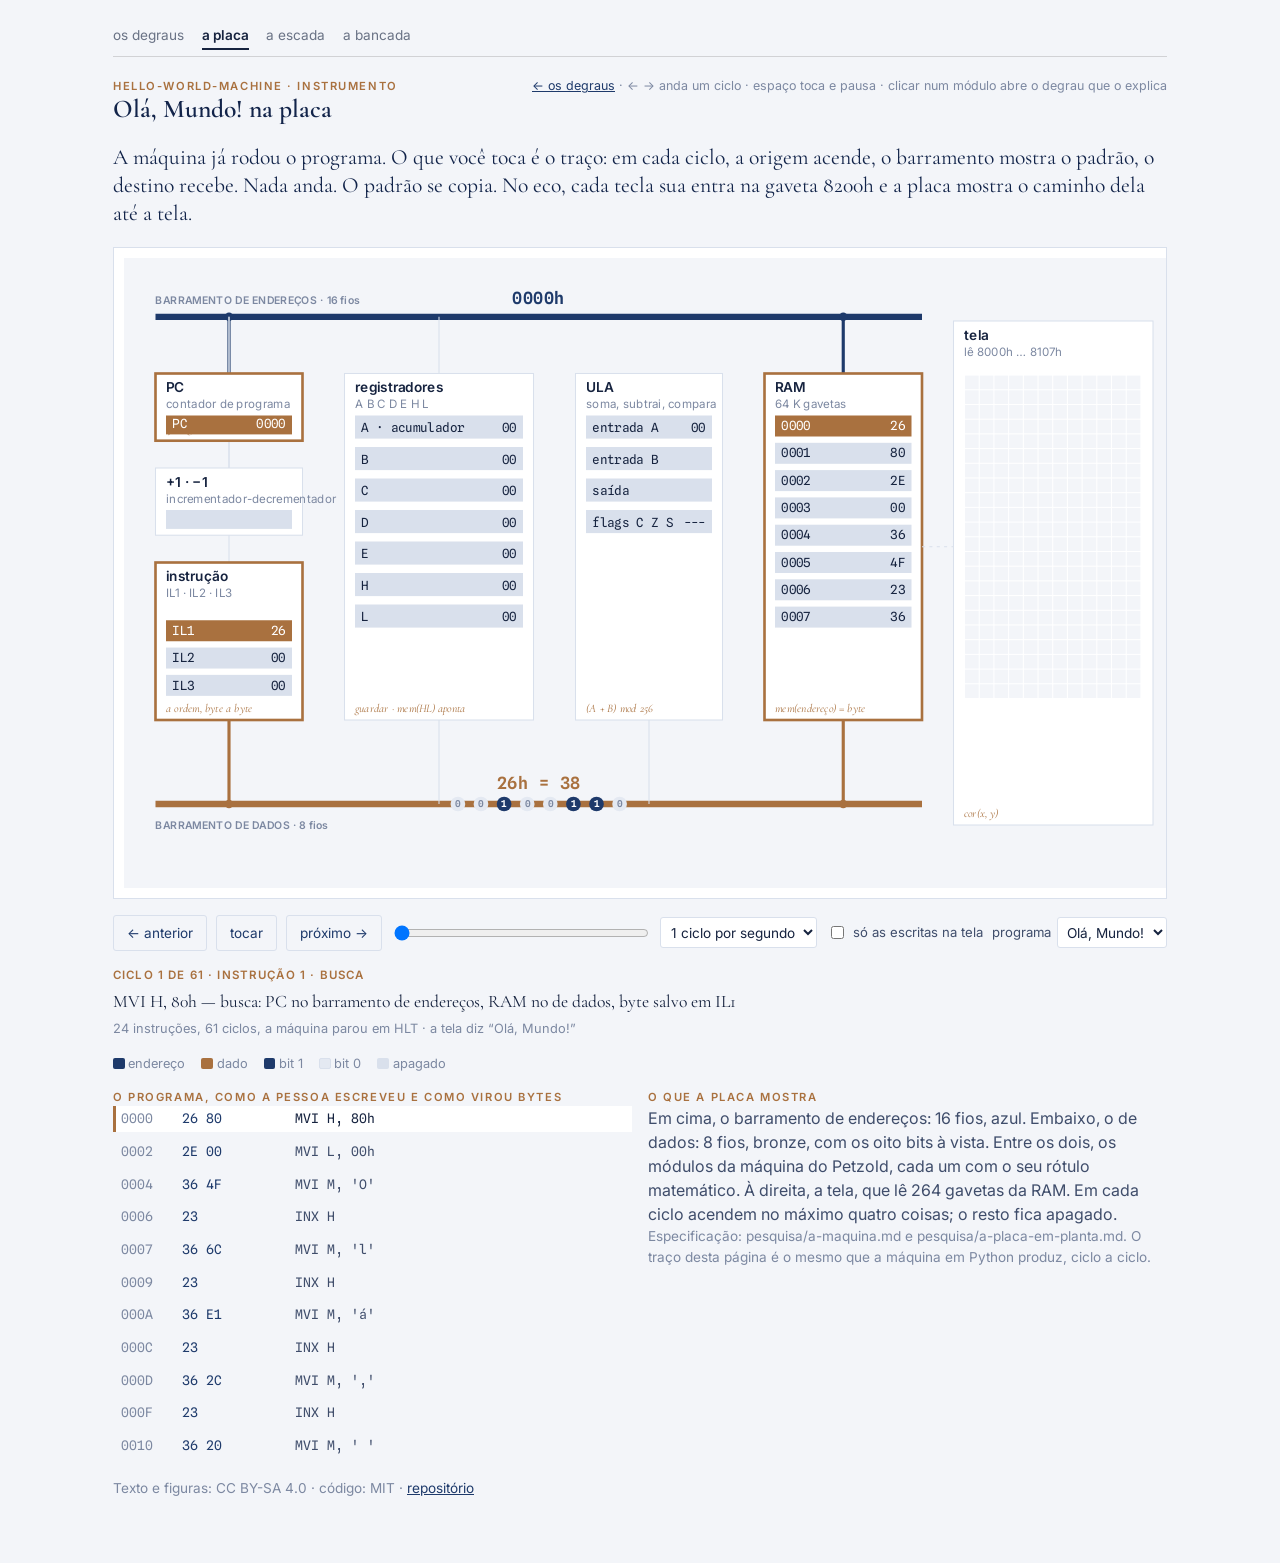
<file: pt/placa.html>
<!doctype html>
<html lang="pt-BR">
<head>
<meta charset="utf-8">
<meta name="viewport" content="width=device-width, initial-scale=1">
<title>Olá, Mundo! na placa — hello-world-machine</title>
<meta name="description" content="A máquina desenhada em planta toca, ciclo a ciclo, o programa que escreve Olá, Mundo! na tela: a origem acende, o barramento mostra o padrão, o destino recebe.">
<link rel="stylesheet" href="https://fonts.googleapis.com/css2?family=Cormorant+Garamond:ital,wght@0,500;0,600;1,500&family=Inter:wght@400;500;600&family=Spline+Sans+Mono:wght@400;500&display=swap">
<style>
/* Layout: UMA tela por degrau (stepper controlado pelo leitor). No alto, a trilha do personagem "o": tudo que ele já virou fica visível, apagado; o atual, aceso. Abaixo: tese (≤25 palavras), figura com a palavra nova como rótulo DENTRO, parágrafo (≤60), e "mostrar a prova" fechado. Cores por token, claro e escuro. */
:root{
  --bg:#f3f5f9; --card:#ffffff; --linha:#d9e0ec;
  --ink:#16233f; --ink2:#3f4d6b; --muted:#7c88a1;
  --bronze:#a9713f; --bronze-soft:#c79b6e;
  --azul:#1e3a6b; --azul-deep:#12244a;
  --terracota:#b35430; --verde:#4e7a49; --rubro:#a84444; --roxo:#6d55a3;
  --bit1:#1e3a6b; --bit0:#e4e9f2; --bit0-ink:#7c88a1;
  --it-serif:"Cormorant Garamond", Georgia, "Times New Roman", serif;
  --it-sans:"Inter", system-ui, -apple-system, "Segoe UI", Roboto, sans-serif;
  --it-mono:"Spline Sans Mono", ui-monospace, "Cascadia Code", monospace;
  --medida:31em;
}
@media (prefers-color-scheme: dark){ :root:not([data-theme="light"]){
  --bg:#0a1424; --card:#111d33; --linha:#243352;
  --ink:#f0e4cc; --ink2:#c9c2b2; --muted:#8a93a8;
  --bronze:#c9a266; --bronze-soft:#8b7045;
  --azul:#7fa3dc; --azul-deep:#c7d6f0;
  --terracota:#d98a68; --verde:#8dbb86; --rubro:#d98080; --roxo:#b9a7e6;
  --bit1:#c9a266; --bit0:#1b2a45; --bit0-ink:#5f6b86;
  color-scheme:dark } }
:root[data-theme="dark"]{
  --bg:#0a1424; --card:#111d33; --linha:#243352;
  --ink:#f0e4cc; --ink2:#c9c2b2; --muted:#8a93a8;
  --bronze:#c9a266; --bronze-soft:#8b7045;
  --azul:#7fa3dc; --azul-deep:#c7d6f0;
  --terracota:#d98a68; --verde:#8dbb86; --rubro:#d98080; --roxo:#b9a7e6;
  --bit1:#c9a266; --bit0:#1b2a45; --bit0-ink:#5f6b86;
  color-scheme:dark }

*{box-sizing:border-box}
body{background:var(--bg);color:var(--ink);font-family:var(--it-sans);font-size:17px;line-height:1.5;margin:0;padding-block:1.5rem 4rem;padding-inline:16px}
.pagina{max-width:var(--medida);margin-inline:auto;min-width:0;display:grid;gap:1.25rem}
h1,h2{font-family:var(--it-serif);font-weight:600;line-height:1.1;text-wrap:balance;margin:0}
h1{font-size:1.6rem;color:var(--azul-deep)}
h2{font-size:1.9rem;color:var(--ink)}
p{margin:0}
.eyebrow{font-size:.7rem;letter-spacing:.14em;text-transform:uppercase;color:var(--bronze);font-weight:600}
.cab{display:flex;justify-content:space-between;align-items:baseline;gap:1rem;flex-wrap:wrap}
.cab .nota{font-size:.78rem;color:var(--muted)}
.mono{font-family:var(--it-mono);font-variant-numeric:tabular-nums}
.frase{font-family:var(--it-serif);font-style:italic;font-size:1.08em}

/* trilha: o nome do degrau, e embaixo o que o O já virou. "Você está aqui" com dois sinais: cor e fundo. */
.trilha{display:grid;grid-template-columns:repeat(7,1fr);gap:2px;padding:.4rem .3rem;background:var(--card);border:1px solid var(--linha);border-radius:7px}
.trilha .est{display:grid;justify-items:center;gap:3px;padding:.3rem .2rem;opacity:.4;cursor:pointer;border-radius:5px;min-width:0}
@media (max-width:420px){.trilha{grid-template-columns:repeat(5,1fr)}}
.trilha .est .tok{font-family:var(--it-serif);font-size:1.1rem;line-height:1;color:var(--ink)}
.trilha .est .nome{font-family:var(--it-mono);font-size:.62rem;letter-spacing:.04em;color:var(--muted);white-space:nowrap}
.trilha .est.passado{opacity:.7}
.trilha .est.atual{opacity:1;background:var(--atual,rgba(128,128,128,.12))}
.trilha .est.atual .tok,.trilha .est.atual .nome{color:var(--bronze)}
.trilha .est.atual .nome{font-weight:600}

/* degrau */
.degrau{display:grid;gap:1rem;min-width:0}
.degrau header{display:grid;gap:.25rem}
.regime{font-size:.7rem;letter-spacing:.12em;text-transform:uppercase;color:var(--muted);font-weight:600}
.tese{font-family:var(--it-serif);font-size:1.35rem;line-height:1.3;color:var(--azul-deep)}
.fig{background:var(--card);border:1px solid var(--linha);padding:.8rem;overflow-x:auto;min-width:0;position:relative}
.fig svg{display:block;max-width:100%;height:auto}
figure{margin:0}
.origem{font-size:.66rem;letter-spacing:.08em;text-transform:uppercase;color:var(--muted);margin-top:.5rem;display:flex;gap:.6rem;flex-wrap:wrap}
.corpo{color:var(--ink2);font-size:1rem}
.regua{display:flex;align-items:center;gap:.8rem;font-size:.7rem;letter-spacing:.1em;text-transform:uppercase;font-weight:600}
.regua::before,.regua::after{content:"";flex:1;height:2px;background:currentColor;opacity:.6}
.regua.ouro{color:var(--bronze)} .regua.roxa{color:var(--roxo)} .regua.verde{color:var(--verde)}

/* prova, fechada por padrão */
details.prova{border-top:1px solid var(--linha);padding-top:.6rem;font-size:.88rem;color:var(--ink2)}
details.prova summary{cursor:pointer;list-style:none;display:flex;gap:.6rem;align-items:center;color:var(--azul);font-weight:500}
details.prova summary::-webkit-details-marker{display:none}
details.prova summary::before{content:"▸";color:var(--bronze);font-size:.9em}
details.prova[open] summary::before{content:"▾"}
details.prova summary:focus-visible{outline:2px solid var(--bronze);outline-offset:3px}
.prova-corpo{display:grid;gap:.6rem;padding-top:.6rem}
.selo{font-size:.64rem;letter-spacing:.08em;text-transform:uppercase;font-weight:600;padding:.12rem .45rem;border:1px solid currentColor;border-radius:2px;white-space:nowrap}
.selo.lida{color:var(--verde)} .selo.escada{color:var(--azul)} .selo.derivado{color:var(--muted)} .selo.aler{color:var(--terracota)} .selo.oficio{color:var(--bronze)}
.fonte{display:flex;flex-wrap:wrap;gap:.5rem;align-items:center}
blockquote{margin:0;padding:.55rem .8rem;background:var(--card);border:1px solid var(--linha);display:grid;gap:.35rem}
blockquote .en{font-family:var(--it-serif);font-size:.98rem;line-height:1.35;color:var(--ink)}
blockquote .pt{font-size:.85rem;color:var(--ink2)}
blockquote cite{font-style:normal;font-size:.72rem;color:var(--muted)}

/* navegação */
nav.passo{display:grid;grid-template-columns:1fr auto 1fr;gap:.6rem;align-items:center;border-top:1px solid var(--linha);padding-top:.8rem}
nav.passo button{font:inherit;font-size:.85rem;color:var(--azul);background:none;border:1px solid var(--linha);border-radius:3px;padding:.5rem .7rem;cursor:pointer;text-align:left;min-width:0;display:grid;gap:.1rem}
nav.passo button:hover{border-color:var(--bronze)}
nav.passo button:focus-visible{outline:2px solid var(--bronze);outline-offset:2px}
nav.passo button:disabled{opacity:.35;cursor:default}
nav.passo button small{font-size:.62rem;letter-spacing:.1em;text-transform:uppercase;color:var(--muted)}
nav.passo button span{overflow:hidden;text-overflow:ellipsis;white-space:nowrap;display:block}
nav.passo .prox{text-align:right}
nav.passo .pos{font-size:.72rem;letter-spacing:.1em;text-transform:uppercase;color:var(--muted);white-space:nowrap}
@media (max-width:460px){nav.passo{grid-template-columns:1fr 1fr}nav.passo .pos{grid-column:1/-1;text-align:center;order:-1}}

table{border-collapse:collapse;width:100%;font-size:.9rem}
th,td{text-align:left;padding:.4rem .5rem;border-bottom:1px solid var(--linha);vertical-align:top}
th{font-size:.68rem;letter-spacing:.1em;text-transform:uppercase;color:var(--muted);font-weight:600}
.tabela{overflow-x:auto}
.bits{display:inline-grid;grid-auto-flow:column;gap:2px}
.bits i{display:inline-block;width:1.15em;height:1.5em;line-height:1.5em;text-align:center;font-style:normal;font-family:var(--it-mono);font-size:.85rem;border-radius:2px}
.bits i.u{background:var(--bit1);color:var(--card)} .bits i.z{background:var(--bit0);color:var(--bit0-ink)}
.rotulo{font-size:.78rem;color:var(--ink2);font-weight:500}
ul{margin:0;padding-left:1.2rem}
li{margin-bottom:.35rem}
.nota{font-size:.85rem;color:var(--muted)}
a{color:var(--azul)}
@media (prefers-reduced-motion: reduce){.trilha .est{transition:none}}

/* a matemática daqui: uma expressão visível, e a leitura em voz alta logo abaixo */
.mat{display:grid;gap:.35rem;padding:.7rem .9rem;border-left:3px solid var(--bronze-soft);background:var(--card)}
.mat .obj{font-size:.68rem;letter-spacing:.1em;text-transform:uppercase;color:var(--bronze);font-weight:600}
.mat .obj b{color:var(--ink2);font-weight:500;text-transform:none;letter-spacing:0;font-size:.8rem}
.expr{font-family:var(--it-serif);font-size:1.25rem;line-height:1.3;color:var(--ink);font-variant-numeric:tabular-nums}
.expr i{font-style:italic}
.nome{font-style:normal;font-family:var(--it-serif)}
.leitura{font-size:.8rem;font-style:italic;color:var(--muted);line-height:1.4}
.leitura b{font-style:normal;color:var(--bronze);font-weight:600}
table.simbolos td:first-child{white-space:nowrap}
table.simbolos .expr{font-size:1.05rem}

/* ver na placa: o degrau aponta para um ciclo do traço */
.verplaca{font-size:.85rem;color:var(--ink2);display:flex;gap:.6rem;flex-wrap:wrap;align-items:baseline}
.verplaca a{color:var(--azul);font-weight:500;white-space:nowrap;border:1px solid var(--linha);border-radius:3px;padding:.25rem .6rem;text-decoration:none}
.verplaca a:hover{border-color:var(--bronze)}
.verplaca a:focus-visible{outline:2px solid var(--bronze);outline-offset:2px}
.verplaca span{color:var(--muted);font-size:.8rem}

/* a seção escondida some de verdade: .degrau{display:grid} vencia o [hidden] do navegador; o visor do artefato mascarava isso com a regra dele */
.degrau[hidden]{display:none}

/* as palavras de cada degrau: nome em cor, e abaixo os dois itens, sem número */
.palavras{margin:.2rem 0 .6rem}
.palavras .rot{font-size:.66rem;letter-spacing:.1em;text-transform:uppercase;color:var(--bronze);margin:0 0 .25rem}
.item{margin:.45rem 0 0;max-width:760px}
.nome-item{margin:0;font-size:1rem;color:var(--bronze);font-weight:600}
.item ul{margin:.15rem 0 0;padding-left:1.2em;font-size:.95rem;line-height:1.55;color:var(--ink2)}
.item ul li{margin:.1rem 0} .item i{font-style:normal;color:var(--muted);font-size:.78rem;letter-spacing:.04em}
details.prova .fonte{font-size:.8rem;color:var(--muted)}
.item .expr{font-family:var(--it-serif);font-size:1.05rem;color:var(--ink)}
/* a folha de sinais e o fecho: uma linha por sinal, o exemplo à esquerda */
.sinais{display:grid;gap:0;border-top:1px solid var(--linha)}
.sinal{display:grid;grid-template-columns:7.5rem 1fr;gap:.8rem;align-items:baseline;padding:.45rem 0;border-bottom:1px solid var(--linha)}
.sinal p{margin:0;font-size:.92rem;line-height:1.5;color:var(--ink2)}
.sinal .expr{font-family:var(--it-serif);font-size:1.15rem;color:var(--ink);line-height:1.3}
.sinal .expr.degr{font-family:var(--it-sans,inherit);font-size:.95rem;color:var(--bronze);font-weight:600}
.sinal b{font-weight:600;color:var(--ink)} .sinal .lese{color:var(--bronze);font-size:.8rem;letter-spacing:.04em}
@media (max-width:420px){.sinal{grid-template-columns:5.5rem 1fr}}

/* na página inglesa a passagem mostra só o original; a tradução para o português fica oculta */
html[lang^="en"] blockquote .pt{display:none}
/* O visor escreve o #id da seção na URL, e o navegador, ao terminar de carregar, rola até ela:
   a página abria com o cabeçalho, a barra e a trilha fora da vista. Com esta margem o alvo
   da rolagem cai acima do topo e a página abre no alto. */
.degrau{scroll-margin-top:100vh}

.partes{display:flex;flex-wrap:wrap;gap:.2rem 1.1rem;font-size:.85rem;line-height:1.4;padding:0 0 .4rem;margin:0;border-bottom:1px solid rgba(128,128,128,.3)}
.partes a{color:inherit;opacity:.62;text-decoration:none;padding:.15rem 0;border-bottom:2px solid transparent}
.partes a:hover{opacity:1;text-decoration:underline}
.partes a[aria-current]{opacity:1;font-weight:600;border-bottom-color:currentColor}


.placa-wrap{display:grid;gap:1rem}
.quadro{background:var(--card);border:1px solid var(--linha);padding:.6rem;min-width:0;overflow-x:auto}
canvas#placa{display:block;height:auto}
.controles{display:flex;flex-wrap:wrap;gap:.6rem;align-items:center}
.controles button{font:inherit;font-size:.85rem;color:var(--azul);background:none;border:1px solid var(--linha);border-radius:3px;padding:.45rem .8rem;cursor:pointer}
.controles button:hover{border-color:var(--bronze)}
.controles button:focus-visible,.controles input:focus-visible,.controles select:focus-visible{outline:2px solid var(--bronze);outline-offset:2px}
.controles input[type=range]{flex:1 1 12rem;min-width:8rem}
.controles select{font:inherit;font-size:.85rem;color:var(--ink);background:var(--card);border:1px solid var(--linha);border-radius:3px;padding:.35rem}
.controles label{font-size:.82rem;color:var(--ink2);display:flex;gap:.35rem;align-items:center}
.controles input#teclado{font:inherit;font-size:.9rem;color:var(--ink);background:var(--card);border:1px solid var(--bronze);border-radius:3px;padding:.45rem .7rem;flex:1 1 16rem;min-width:10rem}
.estado{display:grid;gap:.25rem;font-size:.9rem;color:var(--ink2)}
.estado #pos{font-size:.72rem;letter-spacing:.1em;text-transform:uppercase;color:var(--bronze);font-weight:600}
.estado #nota{font-family:var(--it-serif);font-size:1.1rem;color:var(--ink)}
.estado #resumo{font-size:.8rem;color:var(--muted)}
.lado{display:grid;grid-template-columns:1fr;gap:1rem}
ol#listagem{list-style:none;margin:0;padding:0;font-family:var(--it-mono);font-size:.82rem;display:grid;gap:1px;max-height:22rem;overflow:auto}
ol#listagem li{display:grid;grid-template-columns:3.2rem 6.5rem 1fr;gap:.6rem;padding:.2rem .5rem;color:var(--ink2)}
ol#listagem li .end{color:var(--muted)} ol#listagem li .bytes{color:var(--azul)}
ol#listagem li.atual{background:var(--card);color:var(--ink);box-shadow:inset 3px 0 0 var(--bronze)}
.legenda{font-size:.8rem;color:var(--muted);display:flex;gap:1rem;flex-wrap:wrap}
.legenda i{display:inline-block;width:.9em;height:.9em;border-radius:2px;vertical-align:-.1em;margin-right:.3em}
@media (min-width:900px){.lado{grid-template-columns:1fr 1fr}}

/* modo figura (?figura=1): a placa dentro do seminário, só o quadro e os controles */
html.figura body{padding:0;margin:0;background:var(--bg)}  /* o mesmo fundo que o canvas pinta: sem caixa visível */
html.figura .pagina{max-width:none !important;gap:.5rem}
html.figura .partes,html.figura .cab,html.figura .tese,html.figura .lado,html.figura .rodape,html.figura .legenda{display:none !important}
html.figura .pagina{min-height:100vh;display:flex;flex-direction:column;justify-content:center;padding:0}
html.figura .quadro{display:flex;justify-content:center;padding:0;border:none;background:transparent;overflow:visible}
html.figura canvas#placa{width:auto !important;height:auto !important;max-width:100%;max-height:calc(100vh - 8.6rem)}
html.figura .placa-wrap{gap:.6rem}
html.figura .controles{justify-content:center}
html.figura .estado{text-align:center}
html.figura .estado p{margin:0}
html.figura #resumo{display:none !important}
</style>
<script>if(new URLSearchParams(location.search).has("figura")){document.documentElement.classList.add("figura");var _t=new URLSearchParams(location.search).get("tema");if(_t==="claro"||_t==="escuro")document.documentElement.dataset.theme=(_t==="claro"?"light":"dark");}</script>
</head>
<body>
<div class="pagina" style="max-width:62em">
<nav class="partes" aria-label="As quatro partes"><a href="index.html">os degraus</a><a href="placa.html" aria-current="page">a placa</a><a href="escada.html">a escada</a><a href="bancada.html">a bancada</a></nav>
<div class="cab">
  <div><p class="eyebrow">hello-world-machine · instrumento</p><h1>Olá, Mundo! na placa</h1></div>
  <p class="nota"><a href="index.html">← os degraus</a> · ← → anda um ciclo · espaço toca e pausa · clicar num módulo abre o degrau que o explica</p>
</div>
<p class="tese">A máquina já rodou o programa. O que você toca é o traço: em cada ciclo, a origem acende, o barramento mostra o padrão, o destino recebe. Nada anda. O padrão se copia. No eco, cada tecla sua entra na gaveta 8200h e a placa mostra o caminho dela até a tela.</p>
<div class="placa-wrap">
  <div class="quadro"><canvas id="placa" width="1000" height="600" aria-label="A placa em planta: dois barramentos, os módulos entre eles, e a tela"></canvas></div>
  <div class="controles">
    <button id="ant" type="button">← anterior</button>
    <button id="tocar" type="button">tocar</button>
    <button id="prox" type="button">próximo →</button>
    <input id="barra" type="range" min="0" max="60" value="0" aria-label="ciclo">
    <select id="marcha" aria-label="marcha"><option value="1">1 ciclo por segundo</option><option value="4">4 por segundo</option><option value="20">20 por segundo</option></select>
    <label><input id="sotela" type="checkbox"> só as escritas na tela</label>
    <label>programa <select id="programa" aria-label="programa"></select></label>
    <input id="teclado" type="text" placeholder="digite aqui: cada tecla vira um byte" aria-label="teclado da máquina" autocomplete="off" hidden>
  </div>
  <div class="estado"><p id="pos"></p><p id="nota"></p><p id="resumo"></p></div>
  <p class="legenda"><span><i style="background:var(--azul)"></i>endereço</span><span><i style="background:var(--bronze)"></i>dado</span><span><i style="background:var(--bit1)"></i>bit 1</span><span><i style="background:var(--bit0);border:1px solid var(--linha)"></i>bit 0</span><span><i style="background:var(--linha)"></i>apagado</span></p>
  <div class="lado">
    <div>
      <p class="eyebrow">o programa, como a pessoa escreveu e como virou bytes</p>
      <ol id="listagem"></ol>
    </div>
    <div>
      <p class="eyebrow">o que a placa mostra</p>
      <p class="corpo">Em cima, o barramento de endereços: 16 fios, azul. Embaixo, o de dados: 8 fios, bronze, com os oito bits à vista. Entre os dois, os módulos da máquina do Petzold, cada um com o seu rótulo matemático. À direita, a tela, que lê 264 gavetas da RAM. Em cada ciclo acendem no máximo quatro coisas; o resto fica apagado.</p>
      <p class="nota">Especificação: pesquisa/a-maquina.md e pesquisa/a-placa-em-planta.md. O traço desta página é o mesmo que a máquina em Python produz, ciclo a ciclo.</p>
    </div>
  </div>
</div>
<footer class="rodape"><p class="nota">Texto e figuras: CC BY-SA 4.0 · código: MIT · <a href="https://github.com/mateusalkimim/hello-world-machine">repositório</a></p></footer>
</div>
<script type="text/plain" data-programa="ola-mundo">; Olá, Mundo! — o primeiro programa desta máquina.
;
; Escreve a frase na primeira linha da tela, uma letra por vez. Cada letra faz
; o mesmo caminho: sai do byte seguinte à instrução (Instruction Latch 2),
; atravessa o barramento de dados, e entra na memória de vídeo no endereço que
; o par HL aponta. Depois HL avança uma casa. É o caminho que a cor da peça
; vai fazer no jogo.
;
; A forma é a do cap. 22 do Petzold: MVI H / MVI L apontam, MVI M escreve em
; [HL]. Sem laço de propósito: o primeiro programa é uma linha reta, para que
; cada letra apareça no traço como um evento próprio.

        ORG 0000h

        MVI H, 80h          ; HL ← 8000h: a primeira célula da tela
        MVI L, 00h

        MVI M, 'O'          ; 4Fh entra em [8000h]
        INX H
        MVI M, 'l'          ; 6Ch
        INX H
        MVI M, 'á'          ; E1h — um byte só: a célula fala o código Unicode
        INX H
        MVI M, ','          ; 2Ch
        INX H
        MVI M, ' '          ; 20h — o espaço também é uma letra
        INX H
        MVI M, 'M'          ; 4Dh
        INX H
        MVI M, 'u'          ; 75h
        INX H
        MVI M, 'n'          ; 6Eh
        INX H
        MVI M, 'd'          ; 64h
        INX H
        MVI M, 'o'          ; 6Fh
        INX H
        MVI M, '!'          ; 21h

        HLT                 ; 76h: a máquina para, e a frase fica na tela
</script>
<script type="text/plain" data-programa="eco" data-roteiro='[[6, 79], [40, 108], [80, 225]]' data-max="400">; Eco — o que você digita aparece na tela.
;
; O primeiro laço desta máquina, e o primeiro caminho de ENTRADA: a tecla vira
; número na gaveta 8200h, o número vai para o acumulador, e do acumulador para
; a tela. O programa pergunta à gaveta o tempo todo e quase sempre encontra
; zero (ninguém apertou): é o que o Petzold chama de polling, no cap. 25.
; Quando encontra um código, copia para a célula que HL aponta, avança HL, e
; zera a gaveta, para não ler a mesma tecla duas vezes.
;
; Não para nunca: a máquina fica à espera. Quem para é quem fecha a página.

        ORG 0000h

        MVI H, 80h          ; HL ← 800Ch: linha 1 da tela (a linha 0 é da faixa)
        MVI L, 0Ch

Espera: LDA 8200h           ; A ← a gaveta do teclado
        CPI 00h             ; apertaram algo?
        JZ Espera           ; não: pergunta de novo

        MOV M, A            ; a tecla vira célula em [HL]
        INX H               ; a próxima célula
        MVI A, 00h
        STA 8200h           ; zera a gaveta: a tecla foi consumida
        JMP Espera
</script>
<script src="../maquina/montar.js"></script>
<script src="../maquina/maquina.js"></script>
<script src="../placa.js"></script>
</body>
</html>
</file>
